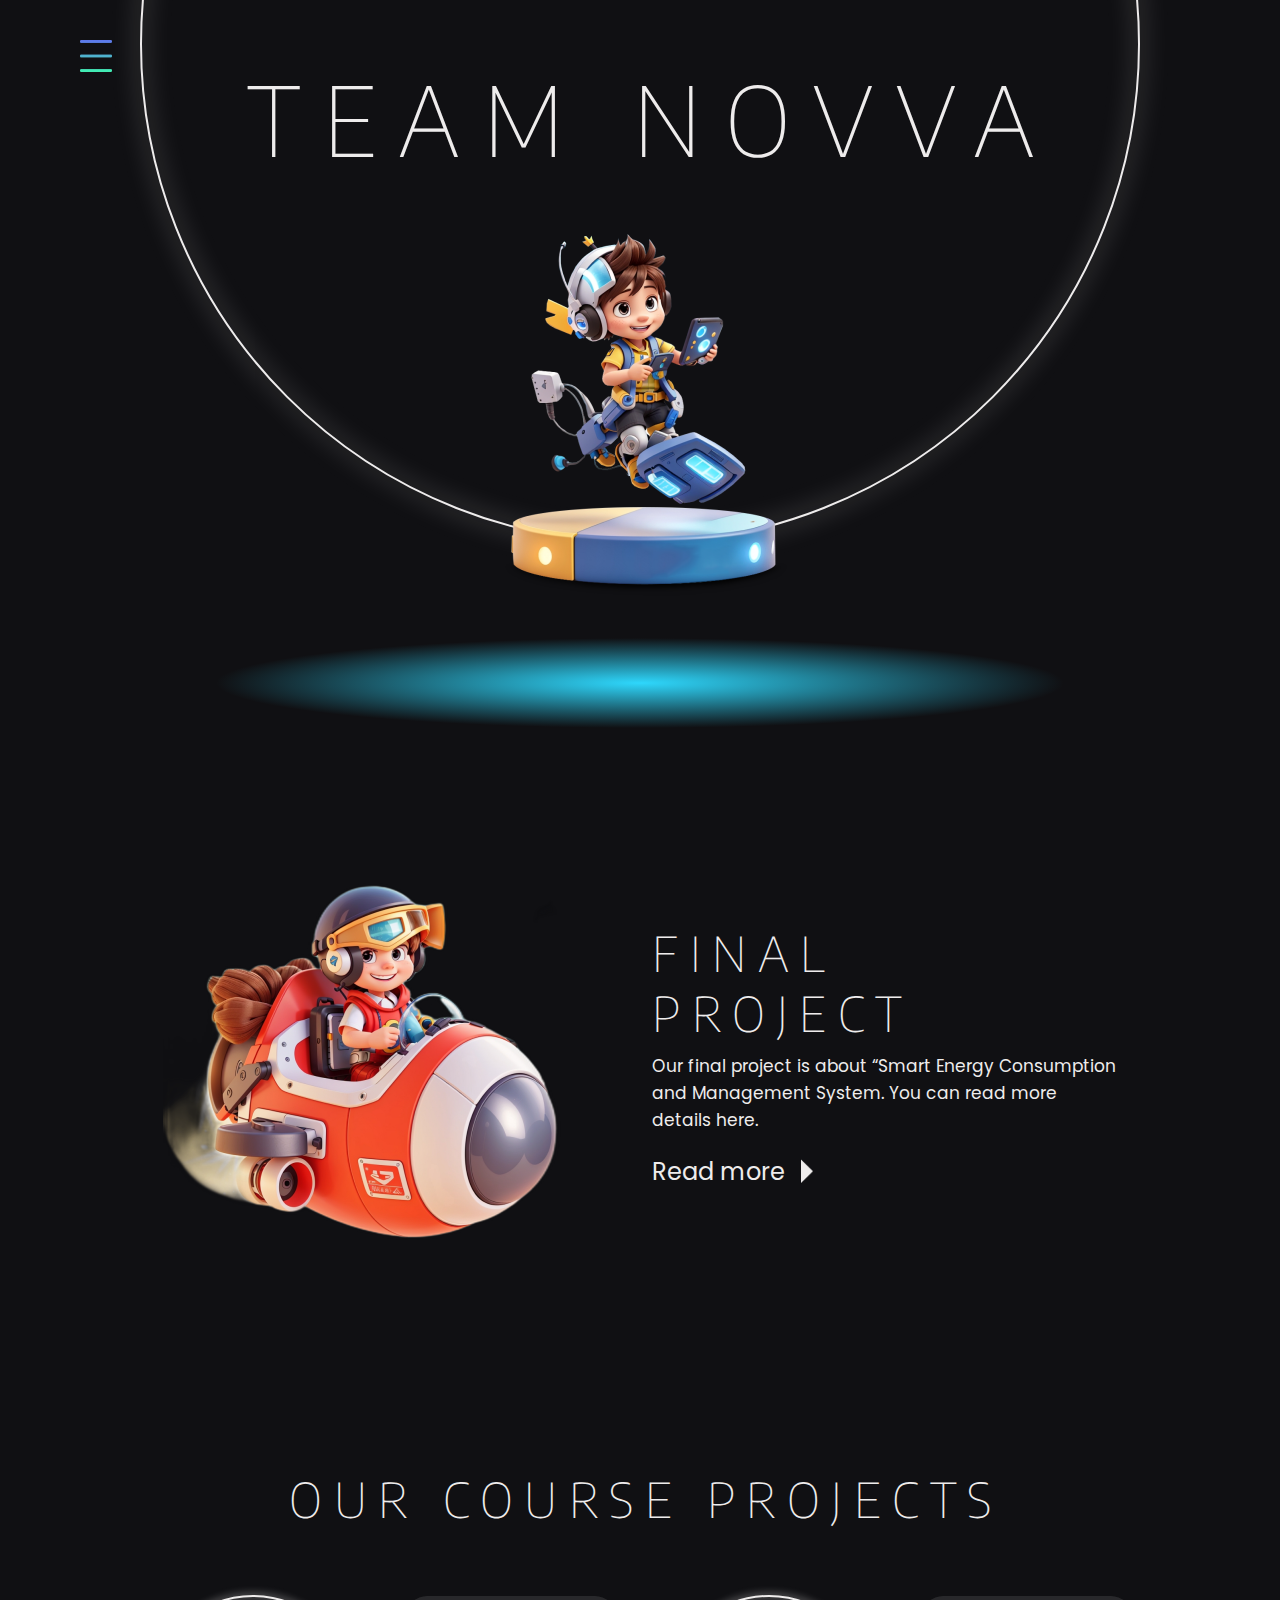
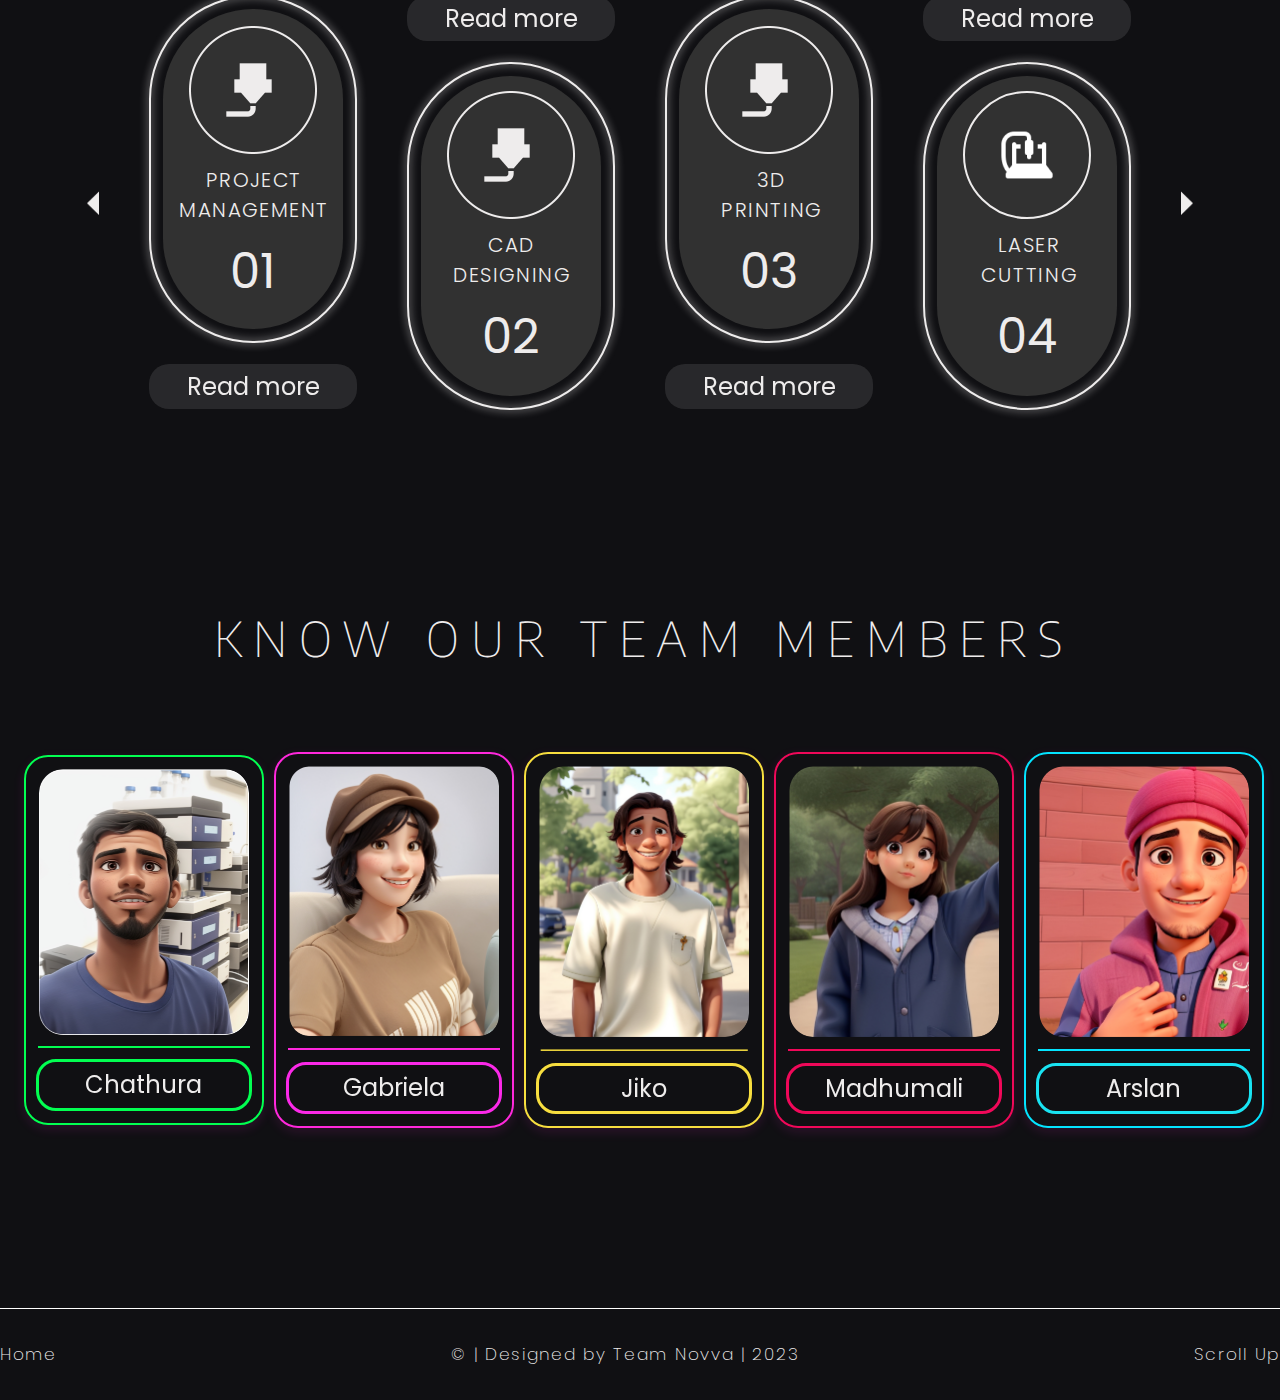
<file: index.html>
<!DOCTYPE html><html><head><meta charset="utf-8"><meta name="viewport" content="initial-scale=1, width=device-width"><link rel="stylesheet" href="ARSALAN.a49325b9.css"><link rel="stylesheet" href="index.aba9c52c.css"><link rel="stylesheet" href="https://fonts.googleapis.com/css2?family=Poppins:wght@200;300;400;600;800&display=swap"><link rel="stylesheet" href="https://fonts.googleapis.com/css2?family=Encode Sans:wght@100;300&display=swap"><link rel="stylesheet" href="https://fonts.googleapis.com/css2?family=Inter:wght@300;400;600&display=swap"></head><body> <div class="homepage"> <main class="header" data-scroll-to="header"> <div class="groupheader"> <div class="vector-3"></div> <div class="vector-2"></div> <div class="vector-1"></div> <img class="imgnovvaground-icon" alt src="imgnovvaground@2x.fec13ac0.png"> <img class="imgnovva1-icon" alt src="imgnovva1@2x.f8e78343.png" data-animate-on-scroll> </div> <div class="titleteamnovva"> <div class="team-novva">TEAM NOVvA</div> </div> </main> <section class="finalproject1"> <img class="imgnovva2-icon" alt src="imgnovva2@2x.d1e8a057.png" data-animate-on-scroll> <div class="titlefinalproject"> <div class="team-novva"> <p class="final">Final</p> <p class="final">project</p> </div> <div class="description"> Our final project is about “Smart Energy Consumption and Management System. You can read more details here. </div> <button class="readmorefinalproject" id="readMoreFinalProject"> </button><button class="readmorefinalproject1" id="readMoreFinalProject1"> <div class="read-more">Read more</div> <img class="arrowiconright" alt src="arrowiconright@2x.d64c9ba9.png"> </button> </div> </section> <div class="courseprojectssection"> <section class="courseprojects1"> <div class="title"> <div class="our-course-projects">our course projectS</div> </div> </section> <div class="contentcourseprojects"> <img class="arrowiconright" alt src="arrowiconleft@2x.973eac39.png"> <div class="sectionprojectmanagement"> <div class="projectmanagement"> <div class="group"> <div class="group-child"></div> <div class="group-item"></div> </div> <div class="projectmanagement-child"></div> <img class="symb-icon" alt src="symb@2x.aabcfb17.png"> <div class="topic"> <div class="project-management"> <p class="final">PROJECT</p> <p class="final">MANAGEMENT</p> </div> </div> <div class="num"> <div class="div">01</div> </div> <button class="readmore" id="readMore"> <div class="read-more">Read more</div> </button> </div> </div> <div class="sectioncaddesign"> <div class="projectmanagement"> <button class="readmore1" id="readMore1"> <div class="read-more">Read more</div> </button> <div class="group1"> <div class="group-inner"></div> <div class="group-child1"></div> </div> <div class="caddesign-child"></div> <img class="symb-icon1" alt src="symb@2x.aabcfb17.png"> <div class="topic1"> <div class="cad-designing"> <p class="final">CAD</p> <p class="final">DESIGNING</p> </div> </div> <div class="num1"> <div class="div1">02</div> </div> </div> </div> <div class="sectionprojectmanagement"> <div class="projectmanagement"> <div class="group"> <div class="group-child"></div> <div class="group-item"></div> </div> <div class="projectmanagement-child"></div> <img class="symb-icon" alt src="symb@2x.aabcfb17.png"> <div class="topic"> <div class="d-printing"> <p class="final">3D</p> <p class="final">PRINTING</p> </div> </div> <div class="num"> <div class="div1">03</div> </div> <button class="readmore" id="readMore2"> <div class="read-more">Read more</div> </button> </div> </div> <div class="sectioncaddesign"> <div class="projectmanagement"> <button class="readmore1" id="readMore3"> <div class="read-more">Read more</div> </button> <div class="group1"> <div class="group-inner"></div> <div class="group-child1"></div> </div> <div class="caddesign-child"></div> <div class="symb"> <div class="symb-child"></div> <img class="arduinoicon" alt src="arduinoicon@2x.5395a6f0.png"> </div> <div class="topic1"> <div class="laser-cutting"> <p class="final">LASER</p> <p class="final">CUTTING</p> </div> </div> <div class="num1"> <div class="div3">04</div> </div> </div> </div> <img class="arrowiconright" alt src="arrowiconright@2x.d64c9ba9.png"> </div> </div> <section class="teammembers"> <div class="team-novva">KNOW OUR TEAM members</div> <div class="teammembers1"> <div class="sectionchathura"> <img class="imgchathura-icon" alt src="imgchathura@2x.ae17a1ae.png"> <div class="linechathura"></div> <div class="buttonchathura" id="buttonChathuraContainer"> <div class="gabriela">Chathura</div> </div> </div> <div class="sectiongaby"> <img class="imggaby-icon" alt src="imggaby@2x.5587eeee.png"> <div class="linegaby"></div> <div class="buttongaby" id="buttonGabyContainer"> <div class="gabriela">Gabriela</div> </div> </div> <div class="sectionjiko"> <img class="imgjiko-icon" alt src="imgjiko@2x.9b0883ad.png"> <img class="linejiko-icon" alt src="linejiko@2x.e99632bc.png"> <div class="buttonjiko" id="buttonJikoContainer"> <div class="jiko">Jiko</div> </div> </div> <div class="sectionmali"> <img class="imgjiko-icon" alt src="imgmali@2x.e539b562.png"> <div class="linemali"></div> <div class="buttonmali" id="buttonMaliContainer"> <div class="jiko">Madhumali</div> </div> </div> <div class="sectionarsalan"> <img class="imgjiko-icon" alt src="imgarsalan@2x.87559261.png"> <div class="linearsalan"></div> <div class="buttonarsalan" id="buttonArsalanContainer"> <div class="jiko">Arslan</div> </div> </div> </div> </section> <footer class="footer5"> <footer class="footersection"> <div class="homebutton" id="homeButtonContainer"> <div class="scroll-up">Home</div> </div> <div class="copyright"> <div class="scroll-up">© | Designed by Team Novva | 2023</div> </div> <div class="scrollupbutton" id="scrollUpButtonContainer"> <div class="scroll-up">Scroll Up</div> </div> </footer> </footer> <button class="menuicon2" id="menuIcon"> <img class="menuicon3" alt src="menuicon@2x.25f76280.png" id="menuIcon1"> </button> </div> <div id="tableOfContentPopup" class="popup-overlay" style="display:none"> <div class="tableofcontent" data-animate-on-scroll> <div class="tableofcontents">Table of CONTENTs</div> <div class="home">Home</div> <div class="finalproject" id="popupfinalProjectText">Final Project</div> <div class="courseprojects">Course Projects</div> <div class="aboutus">About Us</div> <img class="line-icon1" alt src="line@2x.16c2cfa3.png"> <div class="subtopic1">Sub Topic 1</div> <div class="week1" id="popupweek1Text">Project Management</div> <div class="week5" id="popupweek5Text">Arduino Project</div> <div class="week6" id="popupweek6Text">Interface Programing</div> <div class="week7">Week 7</div> <div class="week8">Week 8</div> <div class="teammember1" id="popupteamMember1Text">Jiko</div> <div class="teammember2" id="popupteamMember2Text">Chathura</div> <div class="teammember3" id="popupteamMember3Text">Arsalan</div> <div class="teammember4" id="popupteamMember4Text">Mali</div> <div class="teammember5" id="popupteamMember5Text">Gaby</div> <div class="week2" id="popupweek2Text">CAD Design</div> <div class="week3" id="popupweek3Text">3D Printing</div> <div class="week4" id="popupweek4Text">Laser Cutting</div> <div class="subtopic2">Sub Topic 2</div> <div class="subtopic3">Sub Topic 3</div> <div class="subtopic4">Sub Topic 4</div> <button class="menuicon" id="popupmenuIcon"> <img class="menuicon1" alt src="menuicon@2x.25f76280.png"> </button> </div> </div> <script>var e=document.getElementById("popupfinalProjectText");e&&e.addEventListener("click",function(e){window.location.href="./ProjectManagementOne.html"});var t=document.getElementById("popupweek1Text");t&&t.addEventListener("click",function(e){window.location.href="./ProjectManagementOne.html"});var n=document.getElementById("popupweek5Text");n&&n.addEventListener("click",function(e){window.location.href="./ProjectManagementOne.html"});var o=document.getElementById("popupweek6Text");o&&o.addEventListener("click",function(e){window.location.href="./ProjectManagementOne.html"});var c=document.getElementById("popupteamMember1Text");c&&c.addEventListener("click",function(e){window.location.href="./JIKOSHARIFHOSSAIN.html"});var a=document.getElementById("popupteamMember2Text");a&&a.addEventListener("click",function(e){window.location.href="./CHATHURA.html"});var r=document.getElementById("popupteamMember3Text");r&&r.addEventListener("click",function(e){window.location.href="./ARSALAN.html"});var i=document.getElementById("popupteamMember4Text");i&&i.addEventListener("click",function(e){window.location.href="./MALI.html"});var d=document.getElementById("popupteamMember5Text");d&&d.addEventListener("click",function(e){window.location.href="./GABY.html"});var l=document.getElementById("popupweek2Text");l&&l.addEventListener("click",function(e){window.location.href="./ProjectManagementOne.html"});var m=document.getElementById("popupweek3Text");m&&m.addEventListener("click",function(e){window.location.href="./ProjectManagementOne.html"});var u=document.getElementById("popupweek4Text");u&&u.addEventListener("click",function(e){window.location.href="./ProjectManagementOne.html"});var s=document.getElementById("popupmenuIcon");s&&s.addEventListener("click",function(e){var t=e.currentTarget.parentNode;function n(e){return!!(e&&e.classList&&e.classList.contains("popup-overlay"))}for(;t&&!n(t);)t=t.parentNode;n(t)&&(t.style.display="none")});var v=document.getElementById("readMoreFinalProject1");v&&v.addEventListener("click",function(e){window.location.href="./ProjectManagementOne.html"});var f=document.getElementById("readMoreFinalProject");f&&f.addEventListener("click",function(e){window.location.href="./ProjectManagementOne.html"});var h=document.getElementById("readMore");h&&h.addEventListener("click",function(e){window.location.href="./ProjectManagementOne.html"});var E=document.getElementById("readMore1");E&&E.addEventListener("click",function(e){window.location.href="./ProjectManagementOne.html"});var g=document.getElementById("readMore2");g&&g.addEventListener("click",function(e){window.location.href="./ProjectManagementOne.html"});var w=document.getElementById("readMore3");w&&w.addEventListener("click",function(e){window.location.href="./ProjectManagementOne.html"});var p=document.getElementById("buttonChathuraContainer");p&&p.addEventListener("click",function(e){window.location.href="./CHATHURA.html"});var I=document.getElementById("buttonGabyContainer");I&&I.addEventListener("click",function(e){window.location.href="./GABY.html"});var y=document.getElementById("buttonJikoContainer");y&&y.addEventListener("click",function(e){window.location.href="./JIKOSHARIFHOSSAIN.html"});var k=document.getElementById("buttonMaliContainer");k&&k.addEventListener("click",function(e){window.location.href="./MALI.html"});var L=document.getElementById("buttonArsalanContainer");L&&L.addEventListener("click",function(e){window.location.href="./ARSALAN.html"});var B=document.getElementById("homeButtonContainer");B&&B.addEventListener("click",function(){var e=document.querySelector("[data-scroll-to='header']");e&&e.scrollIntoView({block:"start",behavior:"smooth"})});var b=document.getElementById("scrollUpButtonContainer");b&&b.addEventListener("click",function(){var e=document.querySelector("[data-scroll-to='header']");e&&e.scrollIntoView({block:"start",behavior:"smooth"})});var M=document.getElementById("menuIcon1");M&&M.addEventListener("click",function(){var e=document.getElementById("tableOfContentPopup");if(e){var t=e.style;t&&(t.display="flex",t.zIndex=100,t.backgroundColor="rgba(113, 113, 113, 0.3)",t.alignItems="center",t.justifyContent="center"),e.setAttribute("closable","");var n=e.onClick||function(n){n.target===e&&e.hasAttribute("closable")&&(t.display="none")};e.addEventListener("click",n)}});var A=document.getElementById("menuIcon");A&&A.addEventListener("click",function(){var e=document.getElementById("tableOfContentPopup");if(e){var t=e.style;t&&(t.display="flex",t.zIndex=100,t.backgroundColor="rgba(113, 113, 113, 0.3)",t.alignItems="flex-start",t.justifyContent=""),e.setAttribute("closable","");var n=e.onClick||function(n){n.target===e&&e.hasAttribute("closable")&&(t.display="none")};e.addEventListener("click",n)}});var O=document.querySelectorAll("[data-animate-on-scroll]"),j=new IntersectionObserver(e=>{for(let t of e)if(t.isIntersecting||t.intersectionRatio>0){let e=t.target;e.classList.add("animate"),j.unobserve(e)}},{threshold:.15});for(let e=0;e<O.length;e++)j.observe(O[e]);</script> </body></html>
</file>
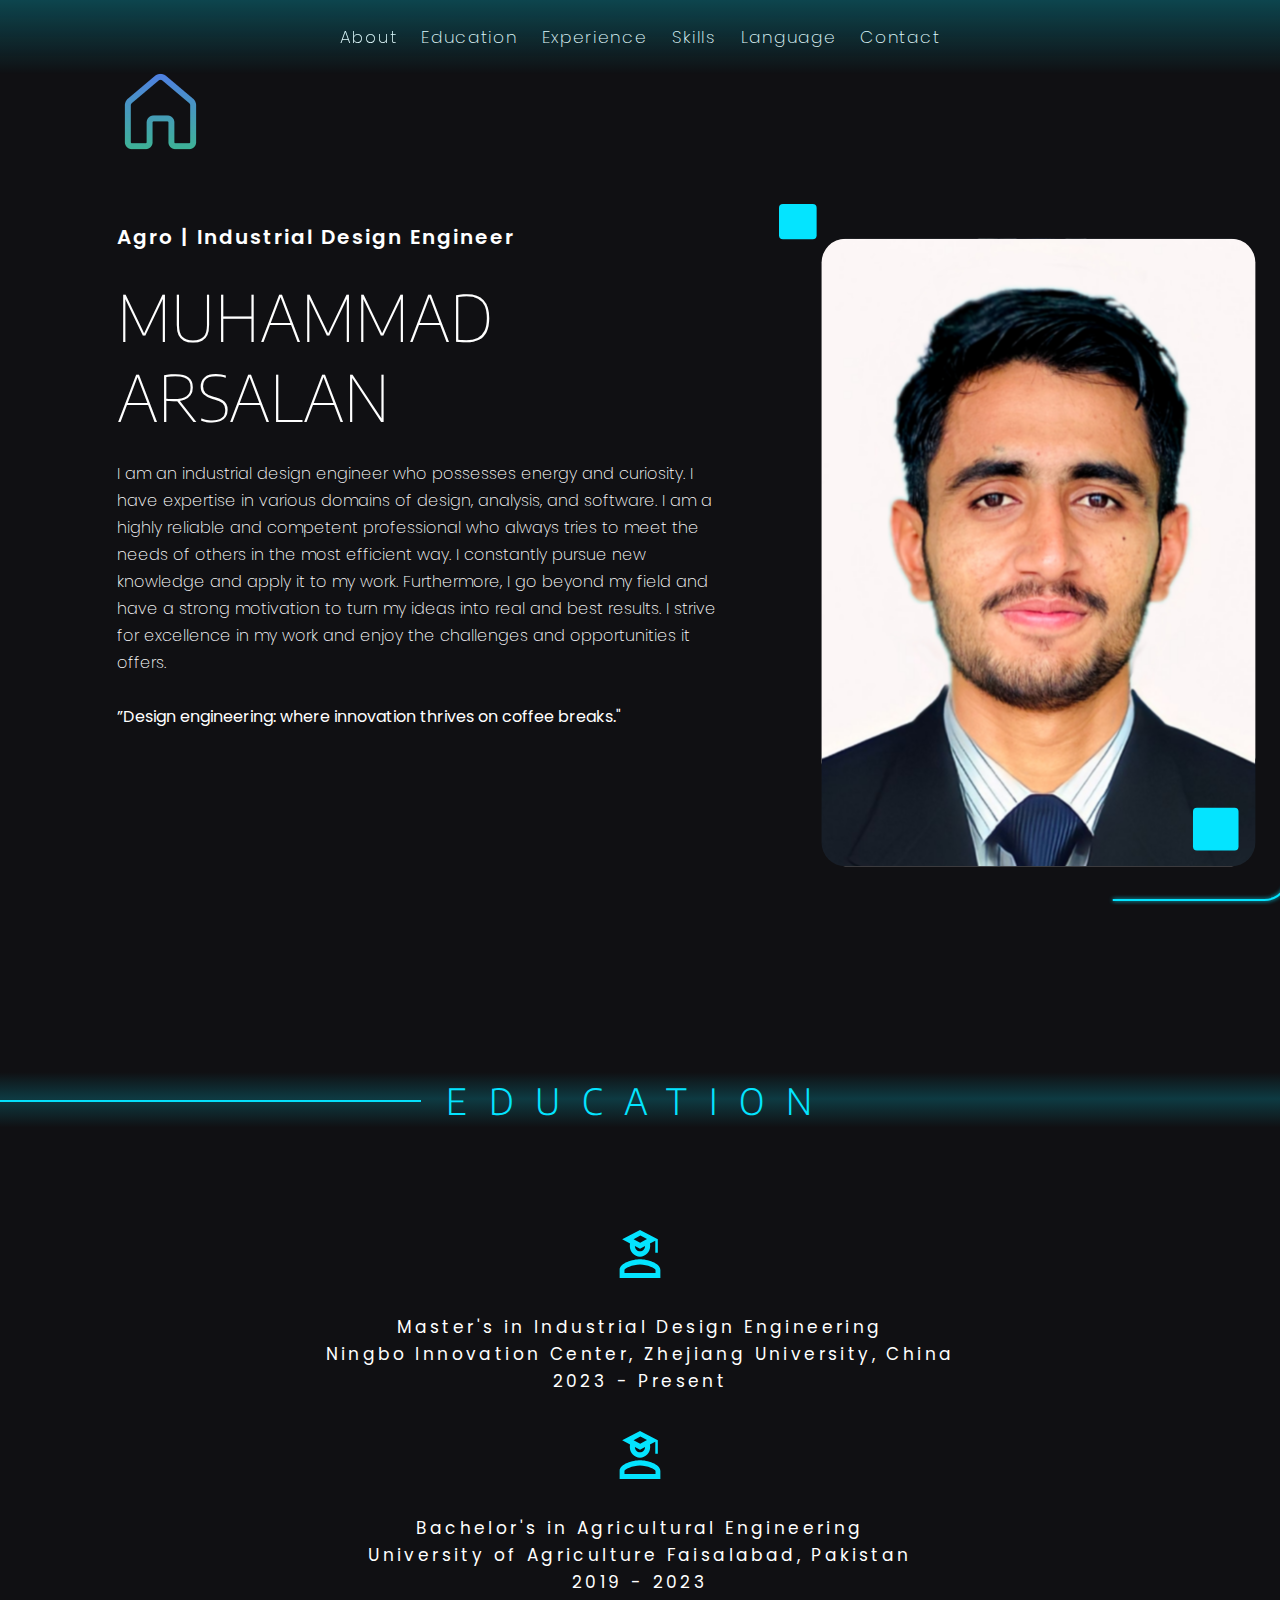
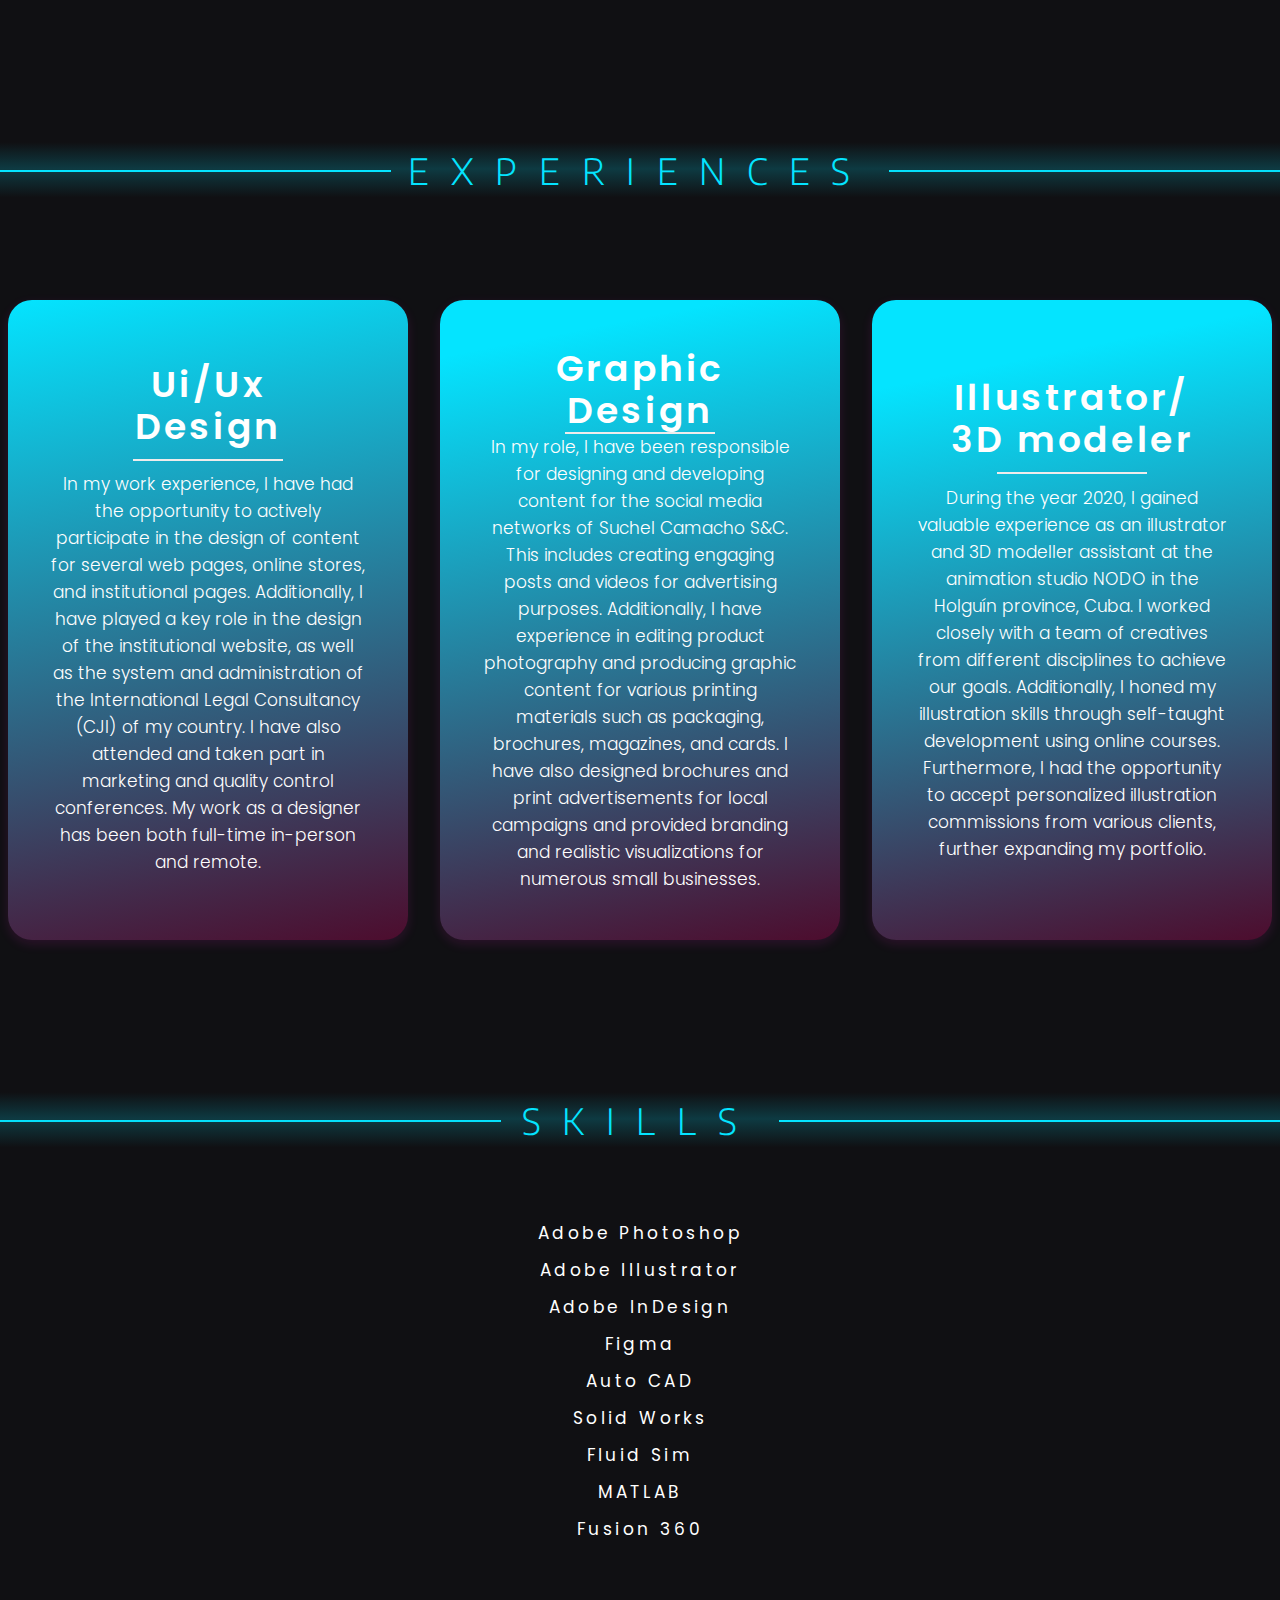
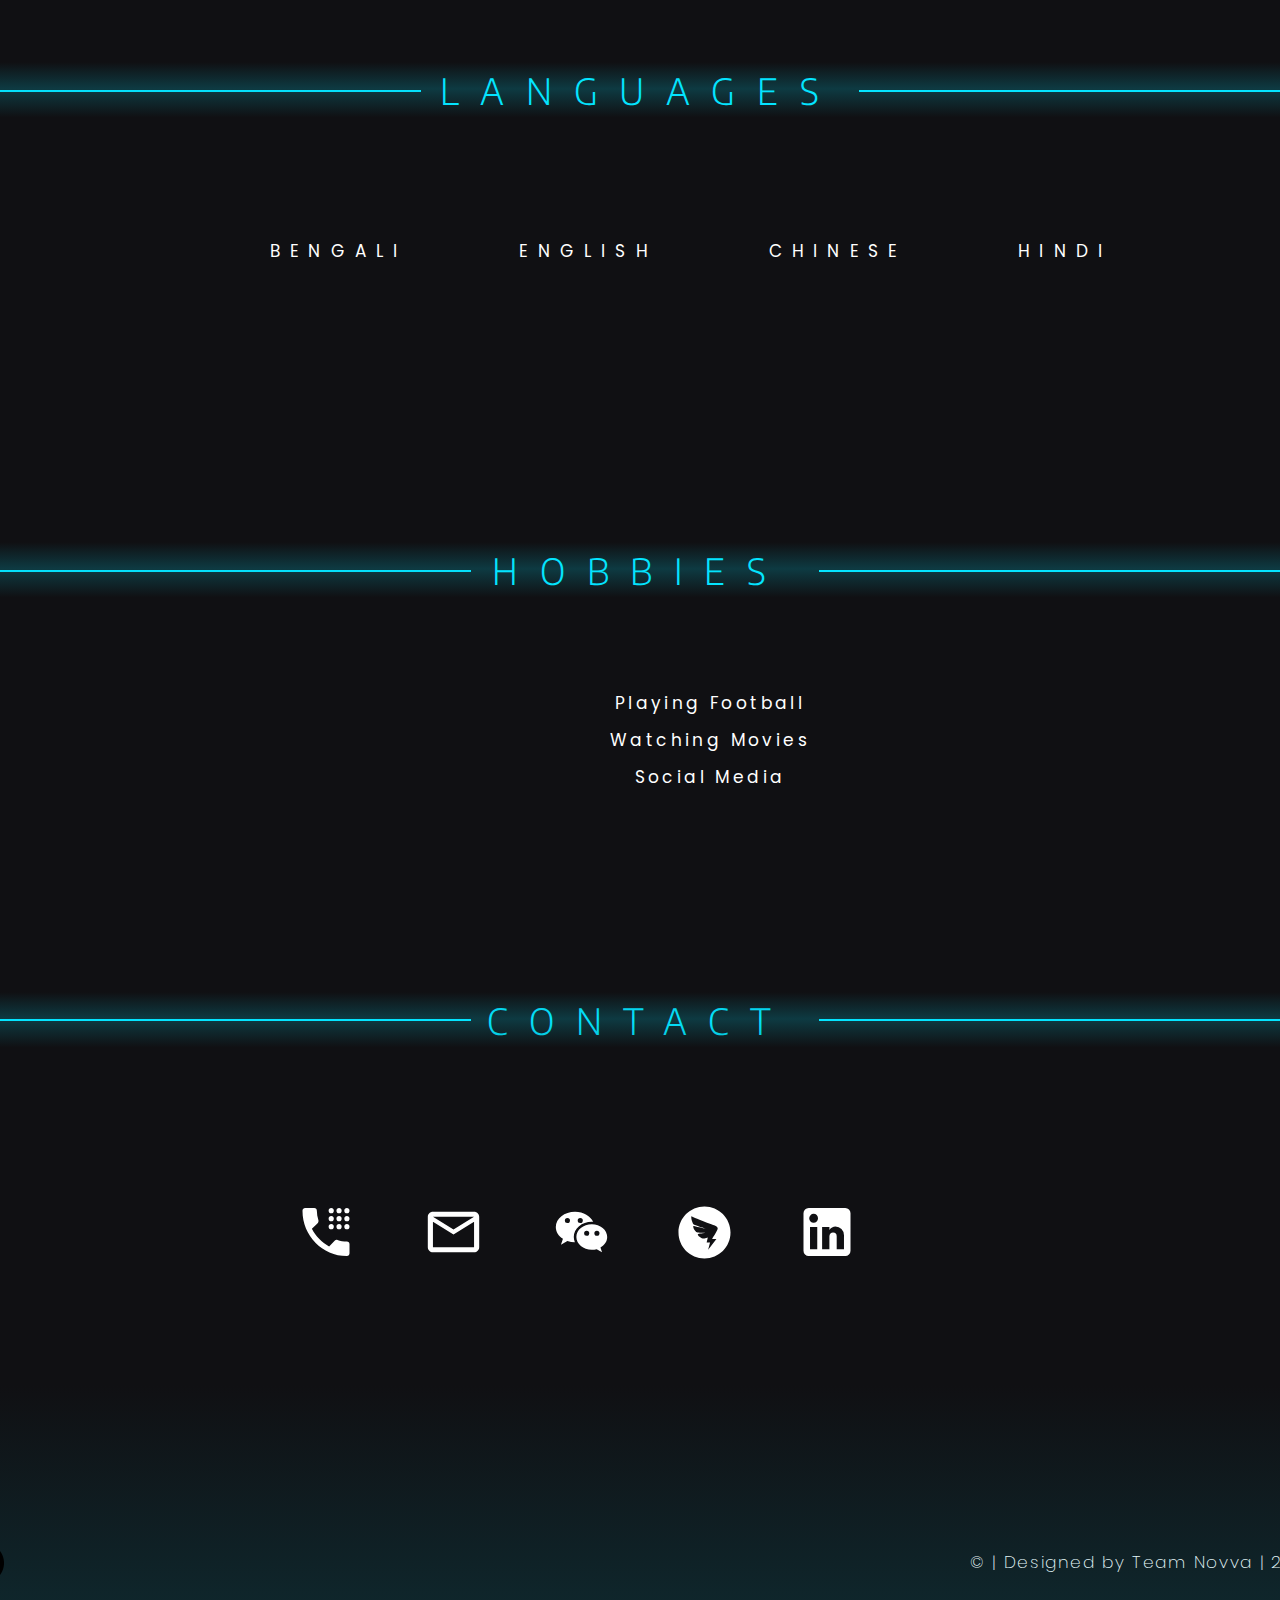
<file: ARSALAN.html>
<!DOCTYPE html><html><head><meta charset="utf-8"><meta name="viewport" content="initial-scale=1, width=device-width"><link rel="stylesheet" href="ARSALAN.a49325b9.css"><link rel="stylesheet" href="ARSALAN.e42c4e5a.css"><link rel="stylesheet" href="https://fonts.googleapis.com/css2?family=Poppins:wght@200;300;400;600;800&display=swap"><link rel="stylesheet" href="https://fonts.googleapis.com/css2?family=Encode Sans:wght@100;300&display=swap"><link rel="stylesheet" href="https://fonts.googleapis.com/css2?family=Inter:wght@300;400;600&display=swap"></head><body> <div class="arsalan"> <footer class="footer2"> <div class="menu-items4"> <div class="designed-by-team2">© | Designed by Team Novva | 2023</div> </div> <button class="image-22"></button> </footer> <div class="contact-section2"> <button class="phone-dial2" id="phoneDial"> <img class="vector-icon14" alt src="vector.4bd89371.svg"> </button> <button class="phone-dial2" id="emailOutline"> <img class="vector-icon15" alt src="vector1.1b9ac24c.svg"> </button> <button class="phone-dial2"> <img class="vector-icon15" alt src="vector2.81ddd2fe.svg"> </button> <button class="dingtalk-circle-01-12"> <img class="group-icon2" alt src="group.fba2ac34.svg"> </button> <button class="phone-dial2" id="linkedin"> <img class="vector-icon14" alt src="vector3.3efb8f4f.svg"> </button> <button class="github2" id="github" data-animate-on-scroll> <img class="vector-icon18" alt src="vector4.9b76fa5a.svg"> </button> </div> <div class="contact5" data-scroll-to="contactContainer"> <h1 class="contact6">CONTACT</h1> <div class="contact-inner"></div> <div class="contact-child1"></div> </div> <div class="hobbies-section3"> <div class="hobbies-section4"> <div class="playing-football-watching-container"> <p class="playing-football">Playing Football</p> <p class="playing-football">Watching Movies</p> <p class="social-media">Social Media</p> </div> </div> </div> <div class="hobbies3"> <div class="hobbies-inner"></div> <div class="hobbies-child1"></div> <h1 class="hobbies4">HOBBIES</h1> </div> <div class="languages-section2"> <div class="circle2"></div> <div class="text2"> <div class="bengali1">BENGALI</div> <div class="bengali1">English</div> <div class="bengali1">CHINESE</div> <div class="hindi1">HINDI</div> </div> </div> <div class="languages3" data-scroll-to="languagesContainer"> <div class="languages-inner"></div> <div class="languages-child1"></div> <h1 class="hobbies4">LanguageS</h1> </div> <div class="skills-section2"> <div class="adobe-photoshop-adobe-container2"> <p class="playing-football">Adobe Photoshop</p> <p class="playing-football">Adobe Illustrator</p> <p class="playing-football">Adobe InDesign</p> <p class="playing-football">Figma</p> <p class="playing-football">Auto CAD</p> <p class="playing-football">Solid Works</p> <p class="playing-football">Fluid Sim</p> <p class="playing-football">MATLAB</p> <p class="social-media">Fusion 360</p> </div> </div> <div class="skills5" data-scroll-to="skillsContainer"> <div class="skills-inner"></div> <h1 class="skills6">SkilLs</h1> <div class="skills-child1"></div> </div> <div class="experiences-section2"> <div class="card6"> <div class="title-description6"> <div class="uiux-design2"> <p class="social-media">Ui/Ux</p> <p class="social-media">Design</p> </div> <div class="title-description-child3"></div> <div class="in-my-work2"> In my work experience, I have had the opportunity to actively participate in the design of content for several web pages, online stores, and institutional pages. Additionally, I have played a key role in the design of the institutional website, as well as the system and administration of the International Legal Consultancy (CJI) of my country. I have also attended and taken part in marketing and quality control conferences. My work as a designer has been both full-time in-person and remote. </div> </div> </div> <div class="card7"> <div class="title-description7"> <div class="uiux-design2"> <p class="social-media">Graphic</p> <p class="social-media">Design</p> </div> <div class="title-description-child3"></div> <div class="in-my-work2"> In my role, I have been responsible for designing and developing content for the social media networks of Suchel Camacho S&C. This includes creating engaging posts and videos for advertising purposes. Additionally, I have experience in editing product photography and producing graphic content for various printing materials such as packaging, brochures, magazines, and cards. I have also designed brochures and print advertisements for local campaigns and provided branding and realistic visualizations for numerous small businesses. </div> </div> </div> <div class="card8"> <div class="title-description8"> <div class="uiux-design2"> <p class="social-media">Illustrator/</p> <p class="social-media">3D modeler</p> </div> <div class="title-description-child3"></div> <div class="during-the-year2"> During the year 2020, I gained valuable experience as an illustrator and 3D modeller assistant at the animation studio NODO in the Holguín province, Cuba. I worked closely with a team of creatives from different disciplines to achieve our goals. Additionally, I honed my illustration skills through self-taught development using online courses. Furthermore, I had the opportunity to accept personalized illustration commissions from various clients, further expanding my portfolio. </div> </div> </div> </div> <div class="experiences3" data-scroll-to="experiencesContainer"> <div class="experiences-inner"></div> <div class="experiences-child1"></div> <h1 class="hobbies4">EXPERIENCES</h1> </div> <div class="education-section2"> <div class="master4"> <div class="master5"> <img class="vector-icon19" alt src="vector7.03f52aaa.svg"> <div class="bachelors-in-agricultural-container"> <p class="social-media"> Master's in Industrial Design Engineering </p> <p class="social-media"> Ningbo Innovation Center, Zhejiang University, China </p> <p class="social-media">2023 - Present</p> </div> </div> </div> <div class="master4"> <div class="master5"> <img class="vector-icon19" alt src="vector7.03f52aaa.svg"> <div class="bachelors-in-agricultural-container"> <p class="social-media">Bachelor's in Agricultural Engineering</p> <p class="social-media"> University of Agriculture Faisalabad, Pakistan </p> <p class="social-media">2019 - 2023</p> </div> </div> </div> </div> <div class="education5" data-scroll-to="educationContainer"> <div class="education-inner"></div> <img class="line-icon" alt> <h1 class="hobbies4">Education</h1> </div> <div class="about3" data-scroll-to="aboutContainer"> <div class="header-section2"> <div class="main-content2"> <h1 class="agro-industrial">Agro | Industrial Design Engineer</h1> <div class="muhammad-arsalan">MUHammad arsalan</div> <div class="i-am-an-container1"> <p class="i-am-an1"> I am an industrial design engineer who possesses energy and curiosity. I have expertise in various domains of design, analysis, and software. I am a highly reliable and competent professional who always tries to meet the needs of others in the most efficient way. I constantly pursue new knowledge and apply it to my work. Furthermore, I go beyond my field and have a strong motivation to turn my ideas into real and best results. I strive for excellence in my work and enjoy the challenges and opportunities it offers. </p> <p class="i-am-an1">&nbsp;</p> <p class="social-media"> ”Design engineering: where innovation thrives on coffee breaks." </p> </div> </div> <img class="photo-icon2" alt src="photo2.19e604a0.svg"> </div> </div> <nav class="navigation2"> <nav class="menu-items5"> <div class="about4" id="aboutText">About</div> <div class="education7" id="educationText">Education</div> <div class="education7" id="experienceText">Experience</div> <div class="education7" id="skillsText">Skills</div> <div class="education7" id="languageText">Language</div> <div class="education7" id="contactText">Contact</div> </nav> </nav> <img class="rectangle-main-icon2" alt src="rectangle-main2.68ff32e1.svg"> <div class="rectangle-bottom2"></div> <div class="rectangle-top1"></div> <div class="arsalan-child"></div> <div class="arsalan-item"></div> <div class="arsalan-inner"></div> <div class="arsalan-child1"></div> <div class="arsalan-child2"></div> <div class="arsalan-child3"></div> <img class="frame-icon2" alt src="frame@2x.c9aa5615.png"> </div> <script>var e=document.getElementById("phoneDial");e&&e.addEventListener("click",function(){window.location.href="tel:+8617857298096"});const t=document.getElementById("emailOutline");t&&t.addEventListener("click",function(){window.location.href="mailto:m.arsalan@zju.edu.cn"});var n=document.getElementById("linkedin");n&&n.addEventListener("click",function(){window.open("https://www.linkedin.com/in/jiko-sharif-hossain-6a0349267/")});var o=document.getElementById("github");o&&o.addEventListener("click",function(){window.open("https://github.com/JIKO-SHARIF-HOSSAIN")});var c=document.getElementById("aboutText");c&&c.addEventListener("click",function(){var e=document.querySelector("[data-scroll-to='aboutContainer']");e&&e.scrollIntoView({block:"start",behavior:"smooth"})});var r=document.getElementById("educationText");r&&r.addEventListener("click",function(){var e=document.querySelector("[data-scroll-to='educationContainer']");e&&e.scrollIntoView({block:"start",behavior:"smooth"})});var a=document.getElementById("experienceText");a&&a.addEventListener("click",function(){var e=document.querySelector("[data-scroll-to='experiencesContainer']");e&&e.scrollIntoView({block:"start",behavior:"smooth"})});var i=document.getElementById("skillsText");i&&i.addEventListener("click",function(){var e=document.querySelector("[data-scroll-to='skillsContainer']");e&&e.scrollIntoView({block:"start",behavior:"smooth"})});var l=document.getElementById("languageText");l&&l.addEventListener("click",function(){var e=document.querySelector("[data-scroll-to='languagesContainer']");e&&e.scrollIntoView({block:"start",behavior:"smooth"})});var d=document.getElementById("contactText");d&&d.addEventListener("click",function(){var e=document.querySelector("[data-scroll-to='contactContainer']");e&&e.scrollIntoView({block:"start",behavior:"smooth"})});var s=document.querySelectorAll("[data-animate-on-scroll]"),u=new IntersectionObserver(e=>{for(let t of e)if(t.isIntersecting||t.intersectionRatio>0){let e=t.target;e.classList.add("animate"),u.unobserve(e)}},{threshold:.15});for(let e=0;e<s.length;e++)u.observe(s[e]);</script> </body></html>
</file>
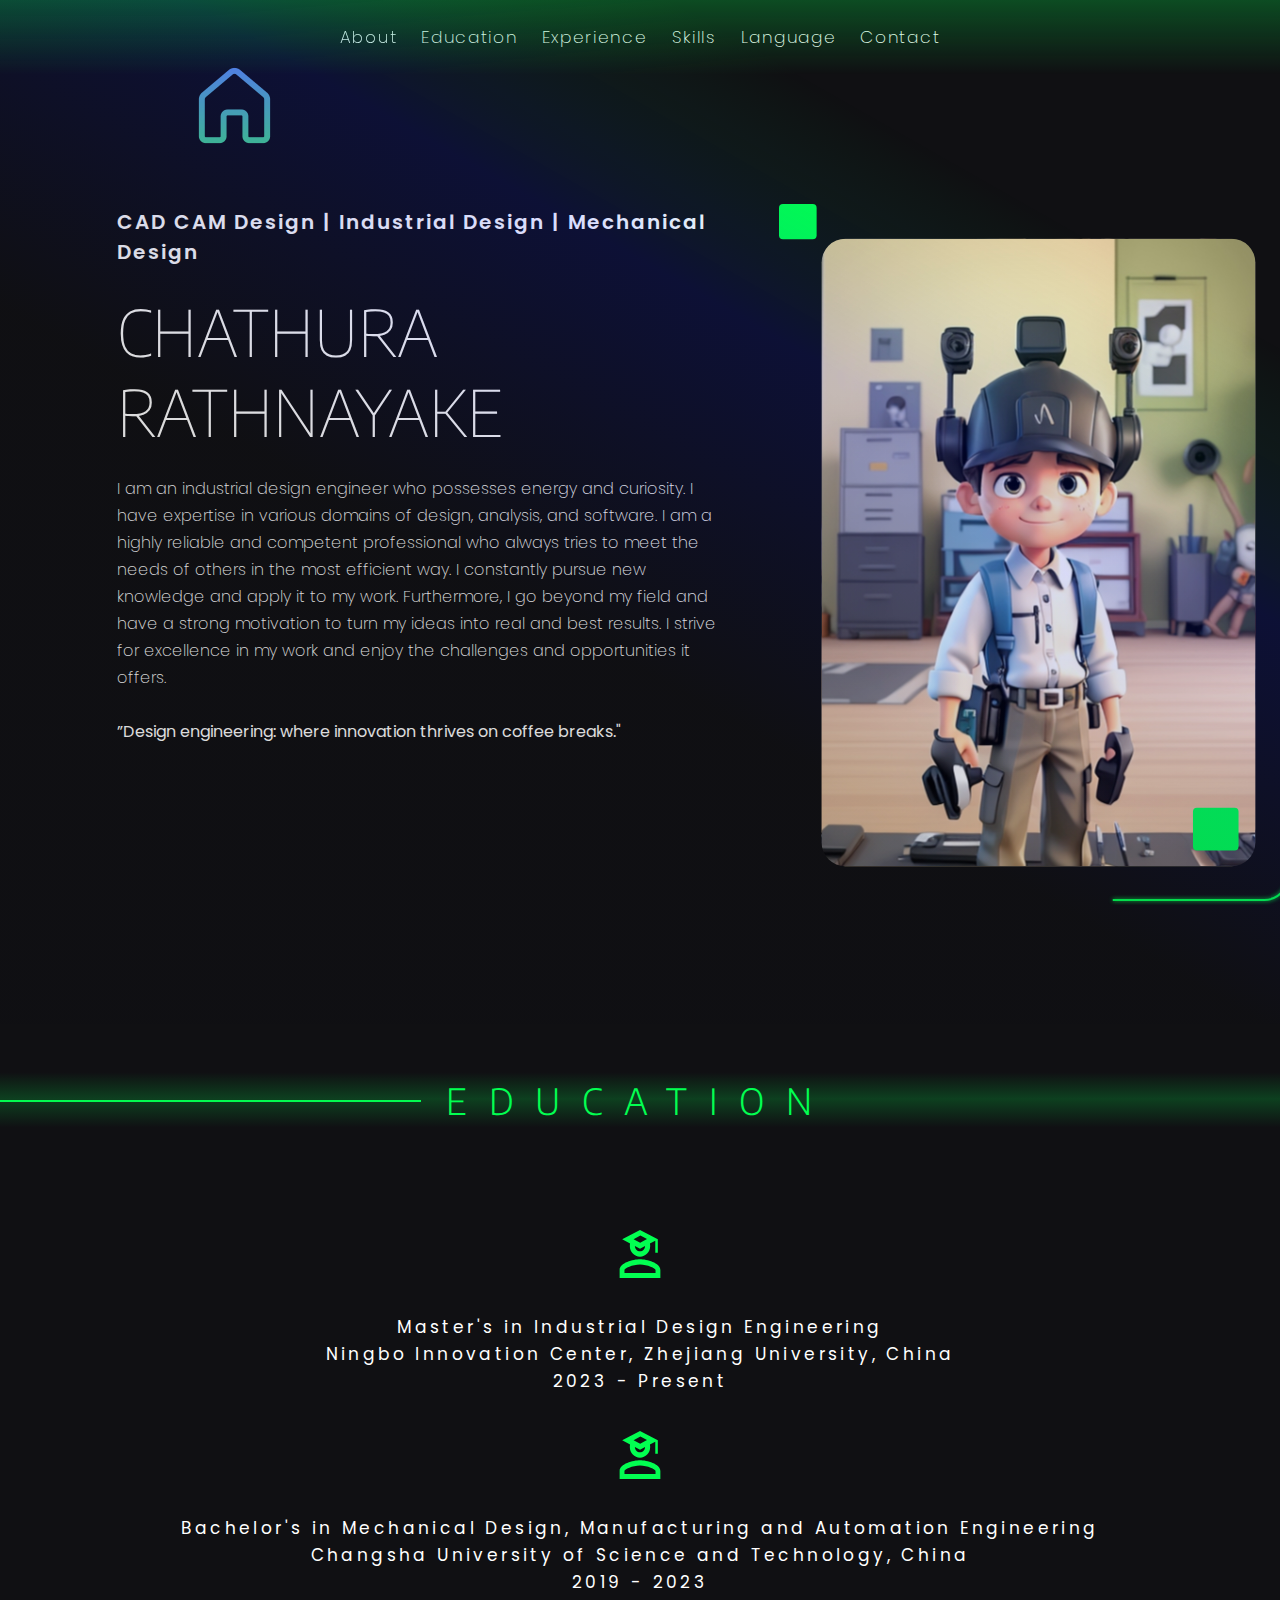
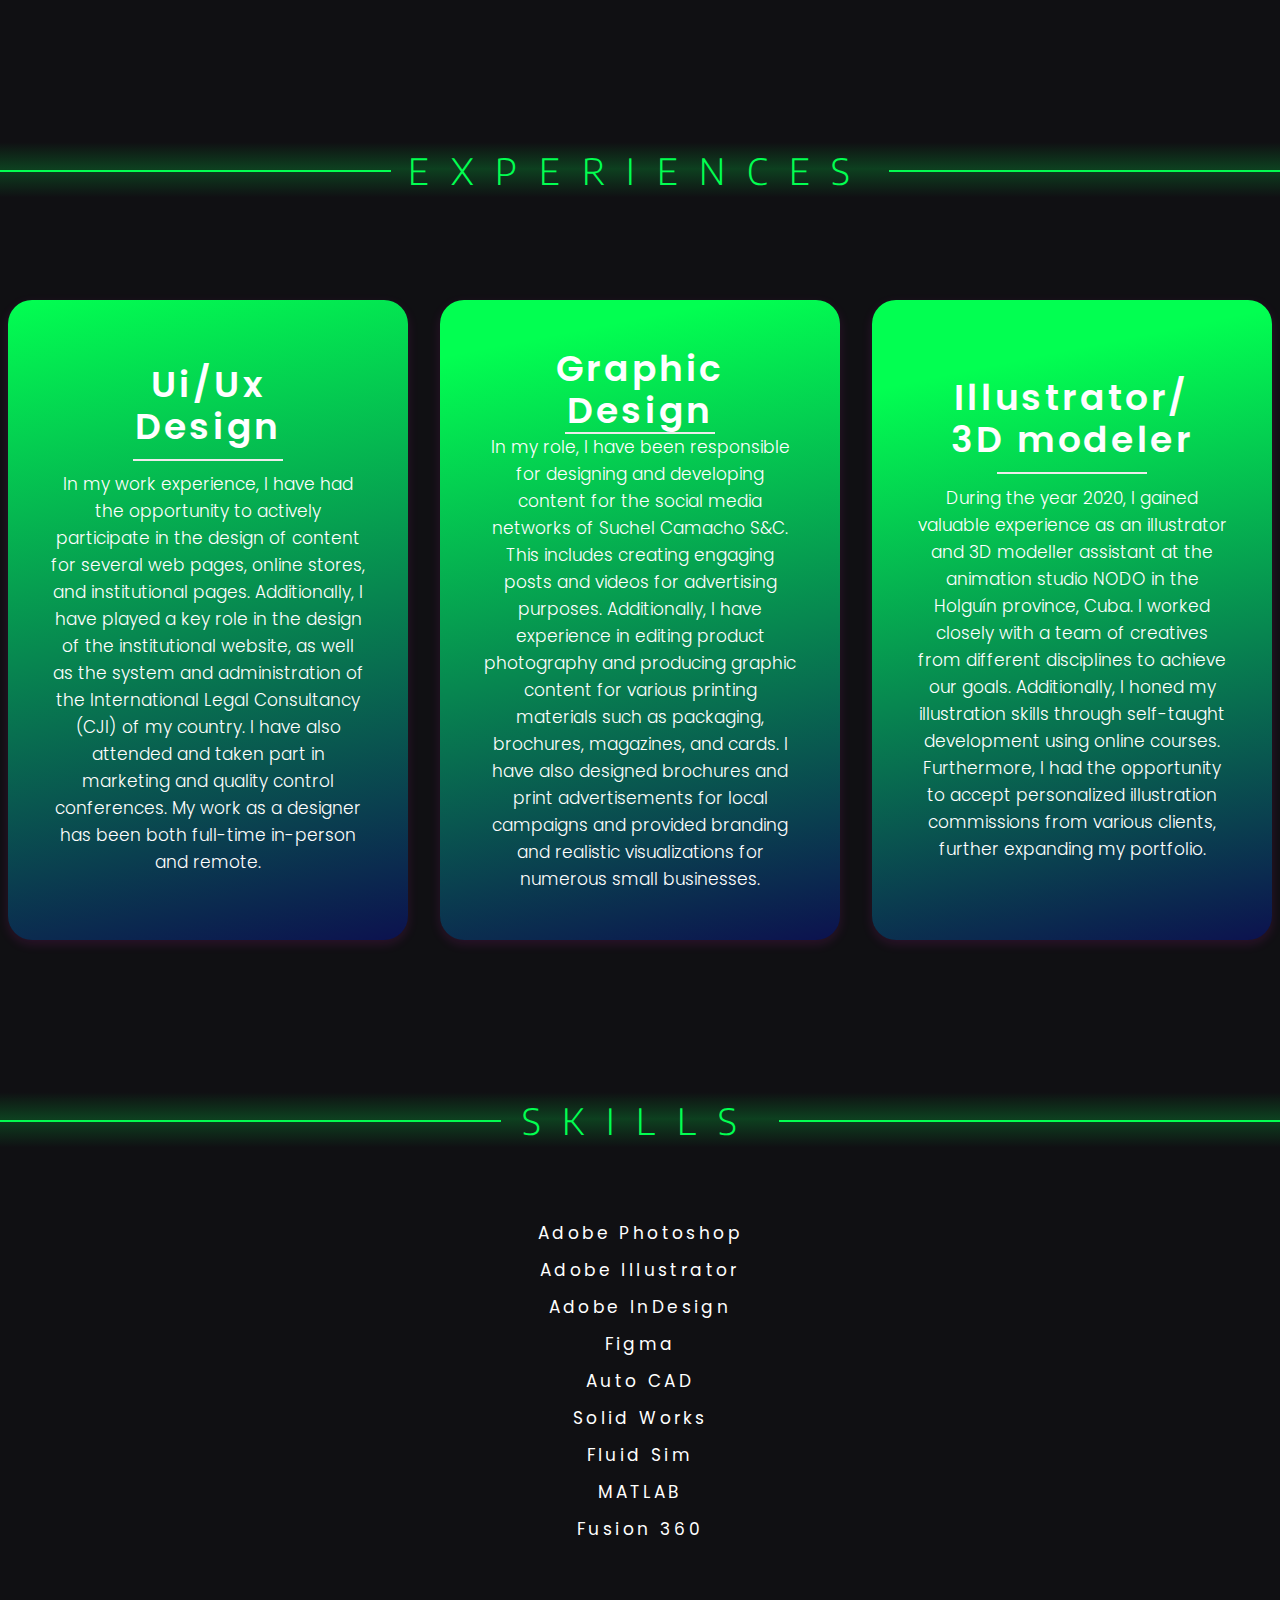
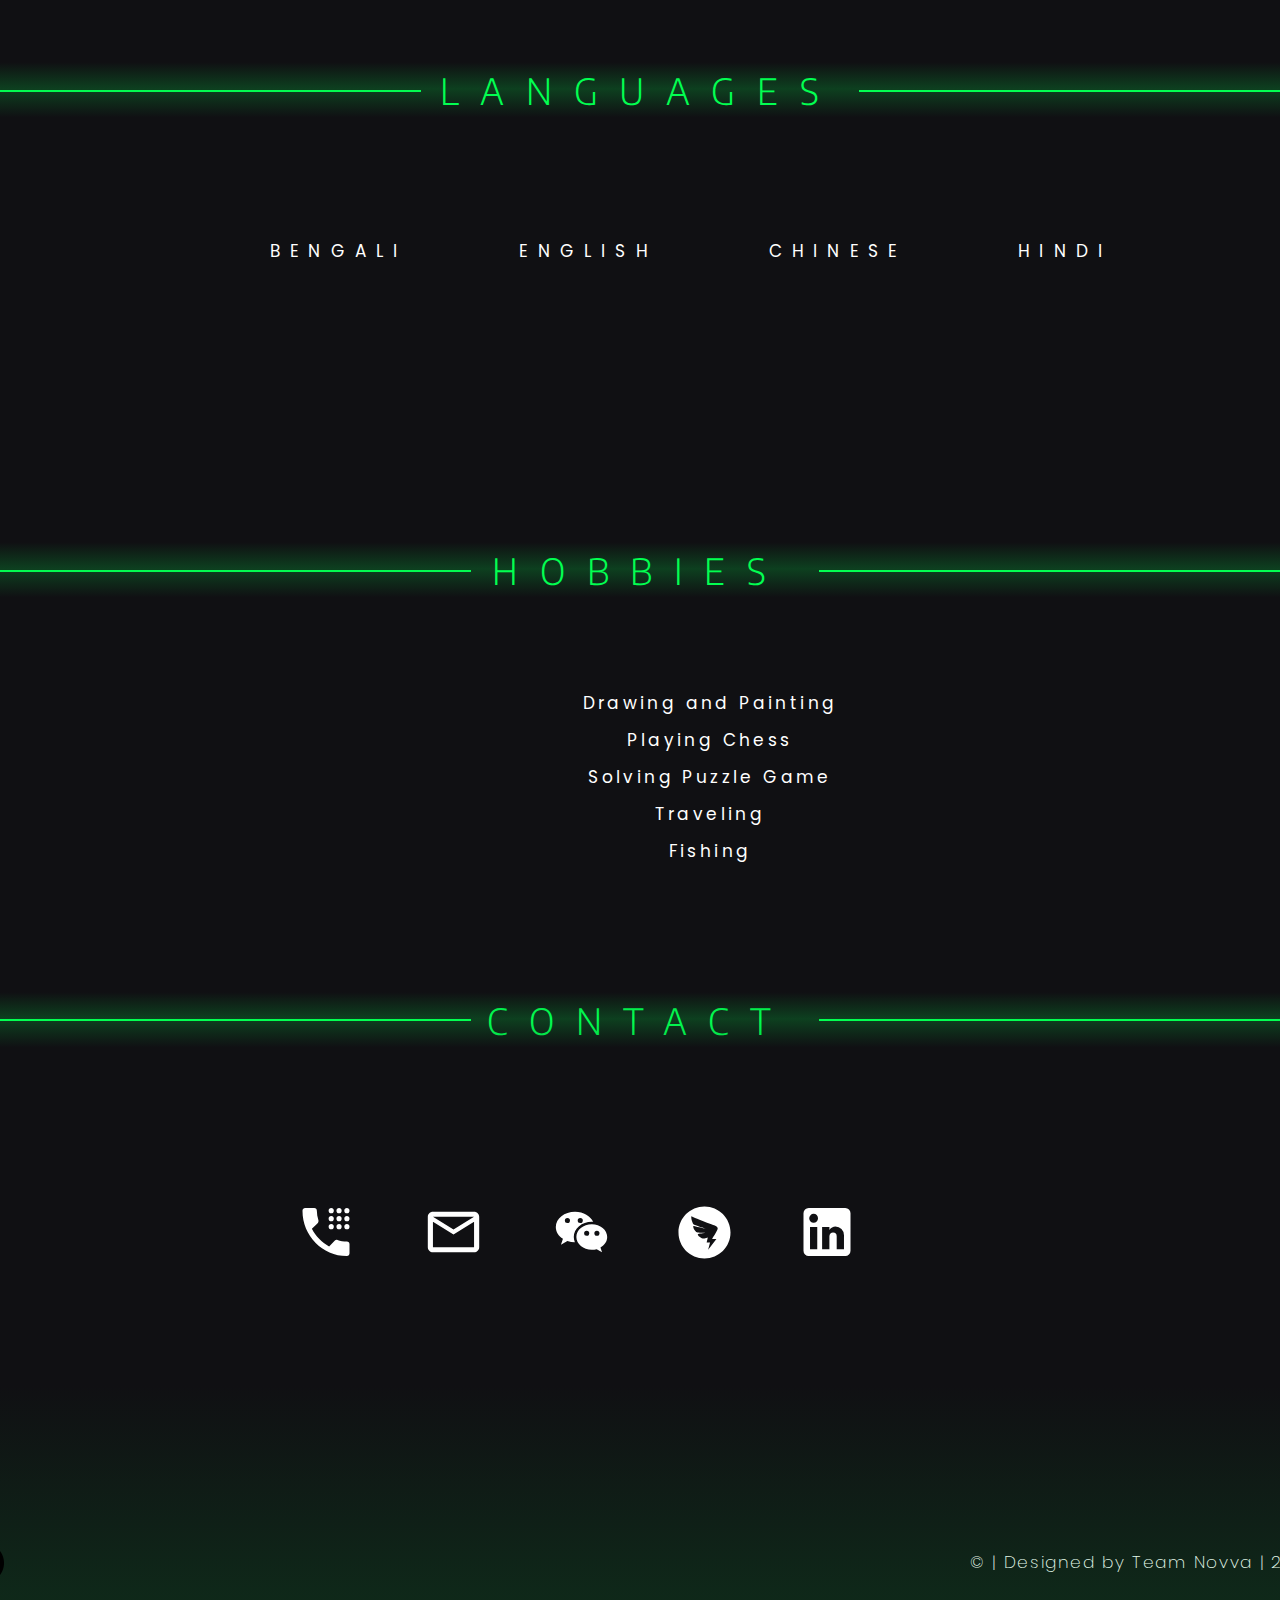
<file: CHATHURA.html>
<!DOCTYPE html><html><head><meta charset="utf-8"><meta name="viewport" content="initial-scale=1, width=device-width"><link rel="stylesheet" href="ARSALAN.a49325b9.css"><link rel="stylesheet" href="CHATHURA.ab057d95.css"><link rel="stylesheet" href="https://fonts.googleapis.com/css2?family=Poppins:wght@200;300;400;600;800&display=swap"><link rel="stylesheet" href="https://fonts.googleapis.com/css2?family=Encode Sans:wght@100;300&display=swap"><link rel="stylesheet" href="https://fonts.googleapis.com/css2?family=Inter:wght@300;400;600&display=swap"></head><body> <div class="chathura"> <footer class="footer3"> <div class="menu-items6"> <div class="designed-by-team3">© | Designed by Team Novva | 2023</div> </div> <button class="image-23"></button> </footer> <div class="contact-section3"> <button class="phone-dial3" id="phoneDial"> <img class="vector-icon21" alt src="vector.4bd89371.svg"> </button> <button class="phone-dial3" id="emailOutline"> <img class="vector-icon22" alt src="vector1.1b9ac24c.svg"> </button> <button class="phone-dial3"> <img class="vector-icon22" alt src="vector2.81ddd2fe.svg"> </button> <button class="dingtalk-circle-01-13"> <img class="group-icon3" alt src="group.fba2ac34.svg"> </button> <button class="phone-dial3" id="linkedin"> <img class="vector-icon21" alt src="vector3.3efb8f4f.svg"> </button> <button class="github3" id="github" data-animate-on-scroll> <img class="vector-icon25" alt src="vector4.9b76fa5a.svg"> </button> </div> <div class="contact8" data-scroll-to="contactContainer"> <h1 class="contact9">CONTACT</h1> <div class="contact-child2"></div> <div class="contact-child3"></div> </div> <div class="hobbies-section5"> <div class="hobbies-section6"> <div class="drawing-and-painting-container1"> <p class="drawing-and-painting1">Drawing and Painting</p> <p class="drawing-and-painting1">Playing Chess</p> <p class="drawing-and-painting1">Solving Puzzle Game</p> <p class="drawing-and-painting1">Traveling</p> <p class="fishing1">Fishing</p> </div> </div> </div> <div class="hobbies5"> <div class="hobbies-child2"></div> <div class="hobbies-child3"></div> <h1 class="hobbies6">HOBBIES</h1> </div> <div class="languages-section3"> <div class="circle3"></div> <div class="text3"> <div class="bengali2">BENGALI</div> <div class="bengali2">English</div> <div class="bengali2">CHINESE</div> <div class="hindi2">HINDI</div> </div> </div> <div class="languages5" data-scroll-to="languagesContainer"> <div class="languages-child2"></div> <div class="languages-child3"></div> <h1 class="hobbies6">LanguageS</h1> </div> <div class="skills-section3"> <div class="adobe-photoshop-adobe-container3"> <p class="drawing-and-painting1">Adobe Photoshop</p> <p class="drawing-and-painting1">Adobe Illustrator</p> <p class="drawing-and-painting1">Adobe InDesign</p> <p class="drawing-and-painting1">Figma</p> <p class="drawing-and-painting1">Auto CAD</p> <p class="drawing-and-painting1">Solid Works</p> <p class="drawing-and-painting1">Fluid Sim</p> <p class="drawing-and-painting1">MATLAB</p> <p class="fishing1">Fusion 360</p> </div> </div> <div class="skills8" data-scroll-to="skillsContainer"> <div class="skills-child2"></div> <h1 class="skills9">SkilLs</h1> <div class="skills-child3"></div> </div> <div class="experiences-section3"> <div class="card9"> <div class="title-description9"> <div class="uiux-design3"> <p class="fishing1">Ui/Ux</p> <p class="fishing1">Design</p> </div> <div class="title-description-child6"></div> <div class="in-my-work3"> In my work experience, I have had the opportunity to actively participate in the design of content for several web pages, online stores, and institutional pages. Additionally, I have played a key role in the design of the institutional website, as well as the system and administration of the International Legal Consultancy (CJI) of my country. I have also attended and taken part in marketing and quality control conferences. My work as a designer has been both full-time in-person and remote. </div> </div> </div> <div class="card10"> <div class="title-description10"> <div class="uiux-design3"> <p class="fishing1">Graphic</p> <p class="fishing1">Design</p> </div> <div class="title-description-child6"></div> <div class="in-my-work3"> In my role, I have been responsible for designing and developing content for the social media networks of Suchel Camacho S&C. This includes creating engaging posts and videos for advertising purposes. Additionally, I have experience in editing product photography and producing graphic content for various printing materials such as packaging, brochures, magazines, and cards. I have also designed brochures and print advertisements for local campaigns and provided branding and realistic visualizations for numerous small businesses. </div> </div> </div> <div class="card11"> <div class="title-description11"> <div class="uiux-design3"> <p class="fishing1">Illustrator/</p> <p class="fishing1">3D modeler</p> </div> <div class="title-description-child6"></div> <div class="during-the-year3"> During the year 2020, I gained valuable experience as an illustrator and 3D modeller assistant at the animation studio NODO in the Holguín province, Cuba. I worked closely with a team of creatives from different disciplines to achieve our goals. Additionally, I honed my illustration skills through self-taught development using online courses. Furthermore, I had the opportunity to accept personalized illustration commissions from various clients, further expanding my portfolio. </div> </div> </div> </div> <div class="experiences5" data-scroll-to="experiencesContainer"> <div class="experiences-child2"></div> <div class="experiences-child3"></div> <h1 class="hobbies6">EXPERIENCES</h1> </div> <div class="education-section3"> <div class="master6"> <div class="master7"> <img class="vector-icon26" alt src="vector8.8dedc20d.svg"> <div class="masters-in-industrial-container3"> <p class="fishing1">Master's in Industrial Design Engineering</p> <p class="fishing1"> Ningbo Innovation Center, Zhejiang University, China </p> <p class="fishing1">2023 - Present</p> </div> </div> </div> <div class="master6"> <div class="master7"> <img class="vector-icon26" alt src="vector8.8dedc20d.svg"> <div class="masters-in-industrial-container3"> <p class="fishing1"> Bachelor's in Mechanical Design, Manufacturing and Automation Engineering </p> <p class="fishing1"> Changsha University of Science and Technology, China </p> <p class="fishing1">2019 - 2023</p> </div> </div> </div> </div> <div class="education8" data-scroll-to="educationContainer"> <div class="education-child1"></div> <img class="education-child2" alt> <h1 class="hobbies6">Education</h1> </div> <div class="about5" data-scroll-to="aboutContainer"> <div class="header-section3"> <div class="main-content3"> <h1 class="cad-cam-design1"> CAD CAM Design | Industrial Design | Mechanical Design </h1> <div class="chathura-rathnayake">CHATHURA RATHNAYAKE</div> <div class="i-am-an-container2"> <p class="i-am-an2"> I am an industrial design engineer who possesses energy and curiosity. I have expertise in various domains of design, analysis, and software. I am a highly reliable and competent professional who always tries to meet the needs of others in the most efficient way. I constantly pursue new knowledge and apply it to my work. Furthermore, I go beyond my field and have a strong motivation to turn my ideas into real and best results. I strive for excellence in my work and enjoy the challenges and opportunities it offers. </p> <p class="i-am-an2">&nbsp;</p> <p class="fishing1"> ”Design engineering: where innovation thrives on coffee breaks." </p> </div> </div> <img class="photo-icon3" alt src="photo3.0e75fe6a.svg"> </div> </div> <nav class="navigation3"> <nav class="menu-items7"> <div class="about6" id="aboutText">About</div> <div class="education10" id="educationText">Education</div> <div class="education10" id="experienceText">Experience</div> <div class="education10" id="skillsText">Skills</div> <div class="education10" id="languageText">Language</div> <div class="education10" id="contactText">Contact</div> </nav> </nav> <img class="rectangle-main-icon3" alt src="rectangle-main3.7e299f6f.svg"> <div class="rectangle-bottom3"></div> <div class="rectangle-top2"></div> <div class="chathura-child"></div> <div class="chathura-item"></div> <div class="chathura-inner"></div> <div class="chathura-child1"></div> <div class="chathura-child2"></div> <div class="chathura-child3"></div> <img class="frame-icon3" alt src="frame@2x.c9aa5615.png"> </div> <script>var e=document.getElementById("phoneDial");e&&e.addEventListener("click",function(){window.location.href="tel:+8615084957805"});const t=document.getElementById("emailOutline");t&&t.addEventListener("click",function(){window.location.href="mailto:jikosharifhossain@zju.edu.cn"});var n=document.getElementById("linkedin");n&&n.addEventListener("click",function(){window.open("https://www.linkedin.com/in/jiko-sharif-hossain-6a0349267/")});var o=document.getElementById("github");o&&o.addEventListener("click",function(){window.open("https://github.com/JIKO-SHARIF-HOSSAIN")});var c=document.getElementById("aboutText");c&&c.addEventListener("click",function(){var e=document.querySelector("[data-scroll-to='aboutContainer']");e&&e.scrollIntoView({block:"start",behavior:"smooth"})});var r=document.getElementById("educationText");r&&r.addEventListener("click",function(){var e=document.querySelector("[data-scroll-to='educationContainer']");e&&e.scrollIntoView({block:"start",behavior:"smooth"})});var i=document.getElementById("experienceText");i&&i.addEventListener("click",function(){var e=document.querySelector("[data-scroll-to='experiencesContainer']");e&&e.scrollIntoView({block:"start",behavior:"smooth"})});var a=document.getElementById("skillsText");a&&a.addEventListener("click",function(){var e=document.querySelector("[data-scroll-to='skillsContainer']");e&&e.scrollIntoView({block:"start",behavior:"smooth"})});var l=document.getElementById("languageText");l&&l.addEventListener("click",function(){var e=document.querySelector("[data-scroll-to='languagesContainer']");e&&e.scrollIntoView({block:"start",behavior:"smooth"})});var d=document.getElementById("contactText");d&&d.addEventListener("click",function(){var e=document.querySelector("[data-scroll-to='contactContainer']");e&&e.scrollIntoView({block:"start",behavior:"smooth"})});var s=document.querySelectorAll("[data-animate-on-scroll]"),u=new IntersectionObserver(e=>{for(let t of e)if(t.isIntersecting||t.intersectionRatio>0){let e=t.target;e.classList.add("animate"),u.unobserve(e)}},{threshold:.15});for(let e=0;e<s.length;e++)u.observe(s[e]);</script> </body></html>
</file>
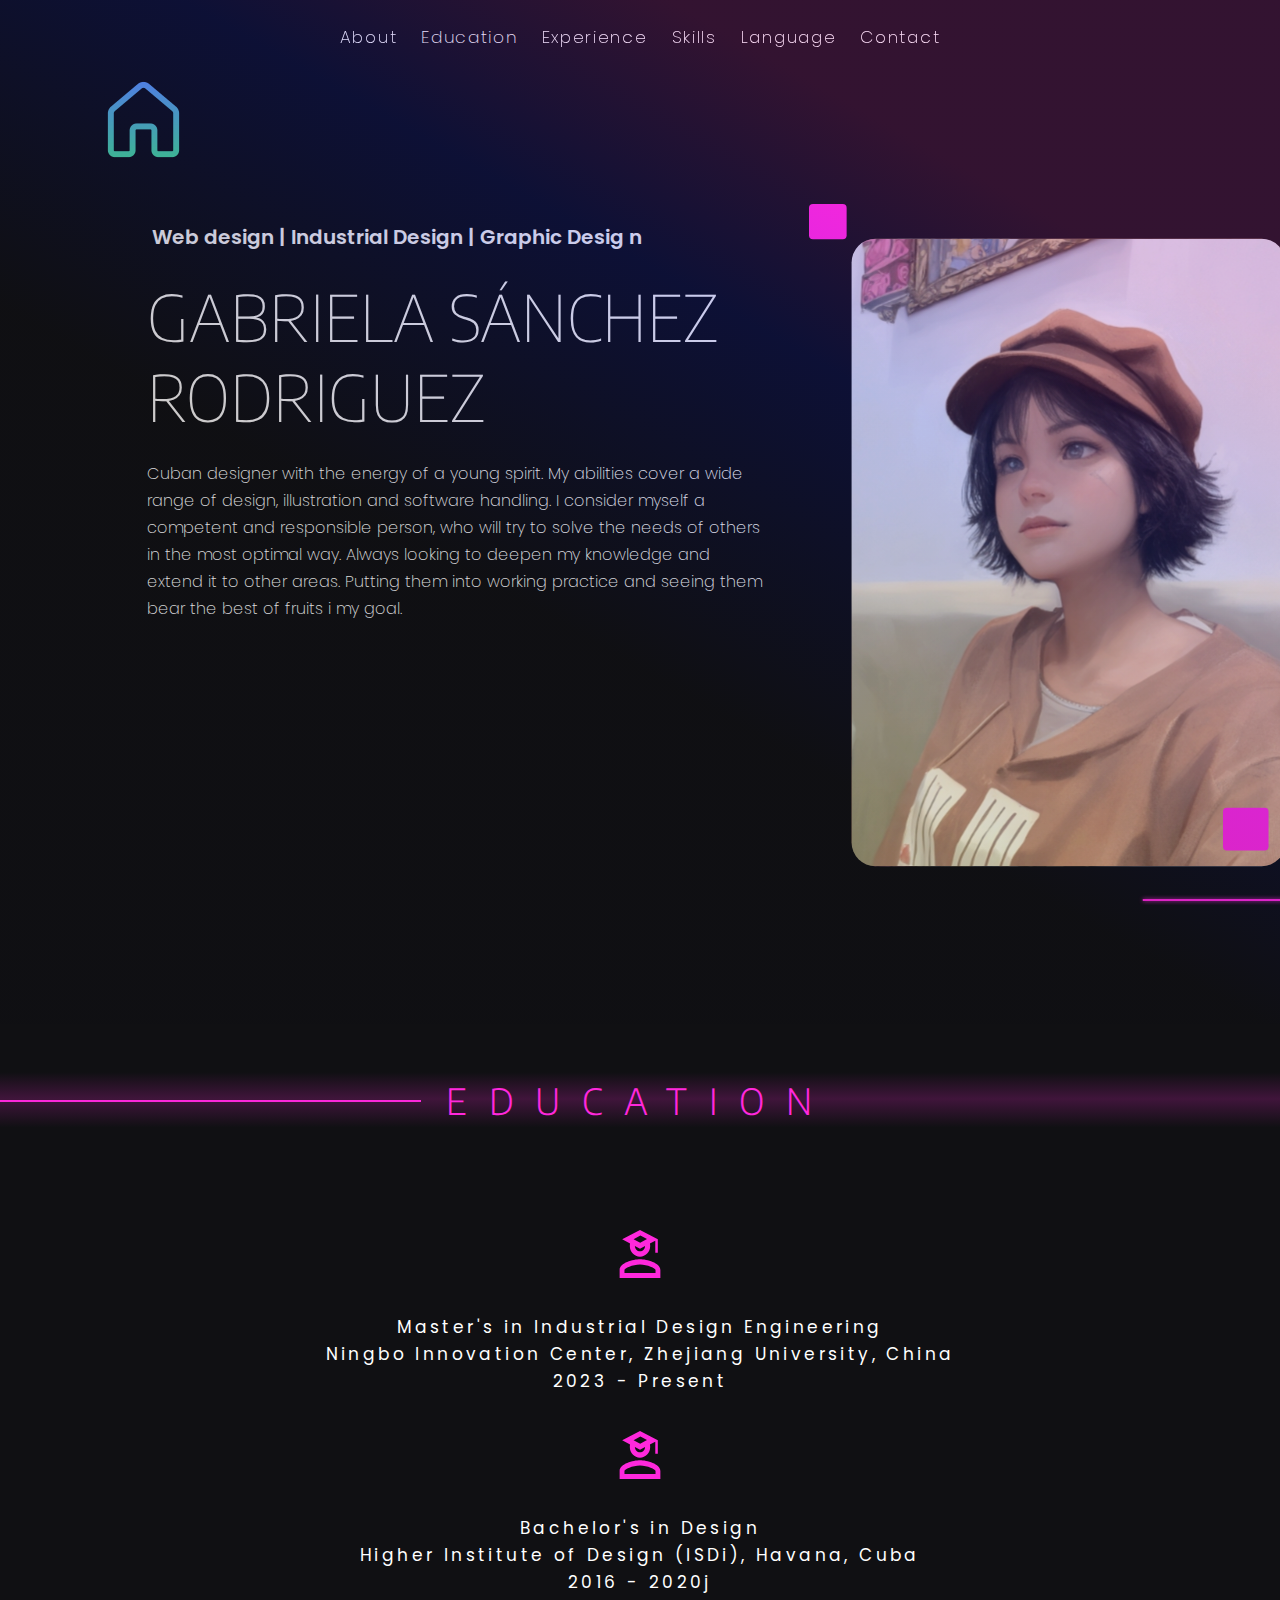
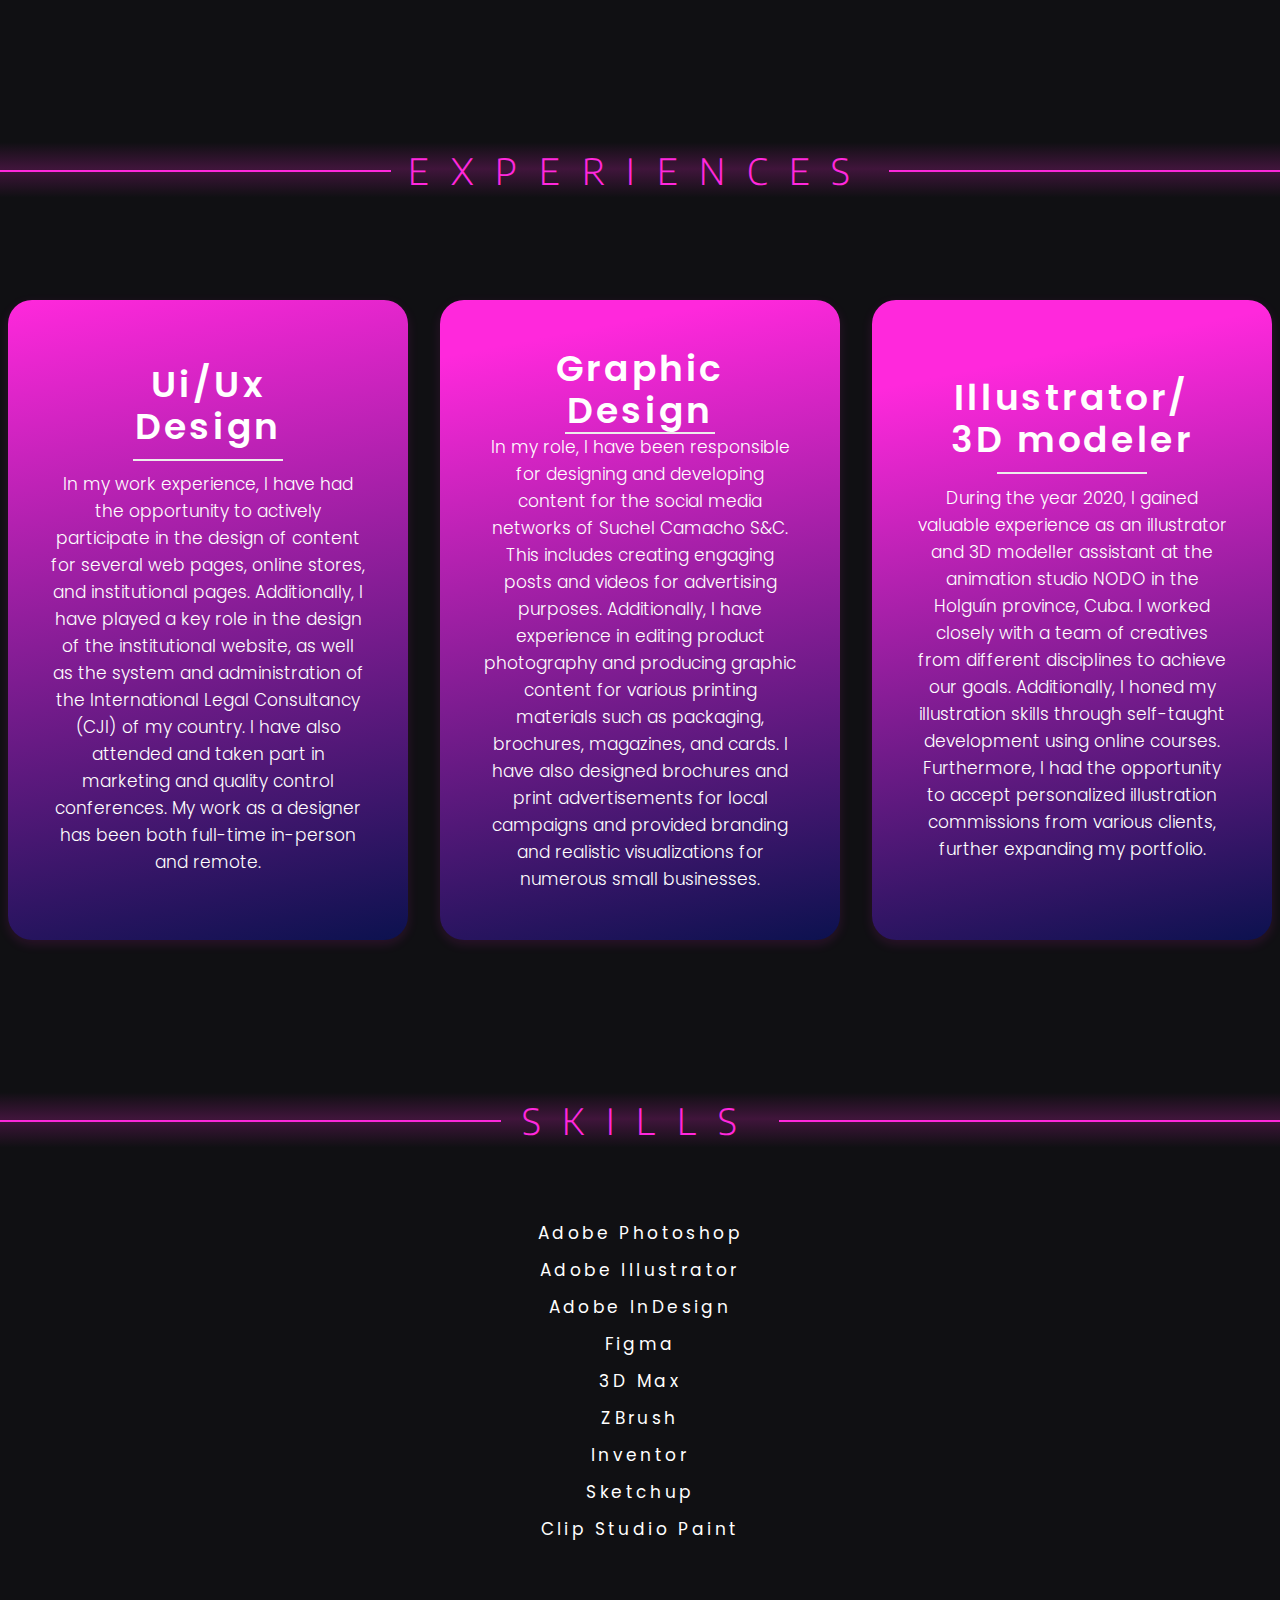
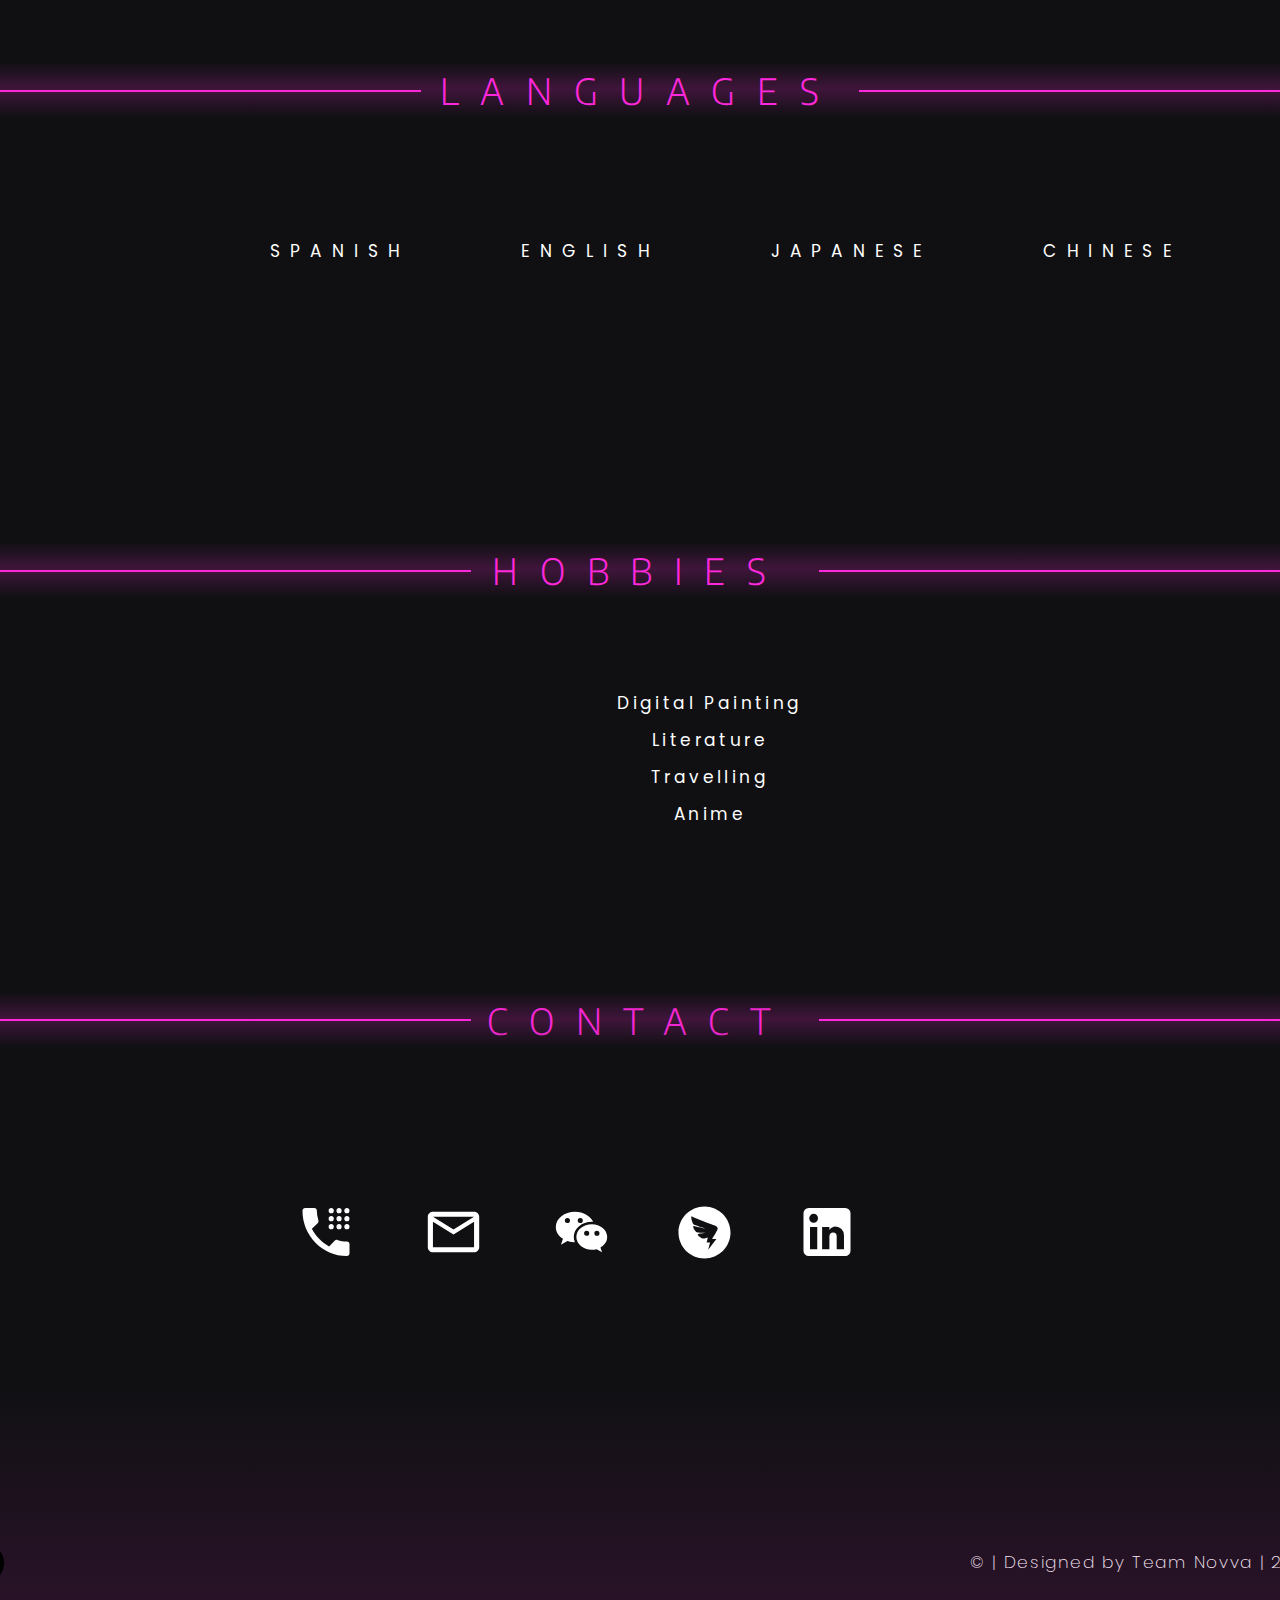
<file: GABY.html>
<!DOCTYPE html><html><head><meta charset="utf-8"><meta name="viewport" content="initial-scale=1, width=device-width"><link rel="stylesheet" href="ARSALAN.a49325b9.css"><link rel="stylesheet" href="GABY.91e1a85f.css"><link rel="stylesheet" href="https://fonts.googleapis.com/css2?family=Poppins:wght@200;300;400;600;800&display=swap"><link rel="stylesheet" href="https://fonts.googleapis.com/css2?family=Encode Sans:wght@100;300&display=swap"><link rel="stylesheet" href="https://fonts.googleapis.com/css2?family=Inter:wght@300;400;600&display=swap"></head><body> <div class="gaby"> <footer class="footer1"> <div class="menu-items2"> <div class="designed-by-team1">© | Designed by Team Novva | 2023</div> </div> <button class="image-21"></button> </footer> <div class="contact-section1"> <button class="phone-dial1" id="phoneDial"> <img class="vector-icon7" alt src="vector.4bd89371.svg"> </button> <button class="phone-dial1" id="emailOutline"> <img class="vector-icon8" alt src="vector1.1b9ac24c.svg"> </button> <button class="phone-dial1"> <img class="vector-icon8" alt src="vector2.81ddd2fe.svg"> </button> <button class="dingtalk-circle-01-11"> <img class="group-icon1" alt src="group.fba2ac34.svg"> </button> <button class="phone-dial1" id="linkedin"> <img class="vector-icon7" alt src="vector3.3efb8f4f.svg"> </button> <button class="github1" id="github" data-animate-on-scroll> <img class="vector-icon11" alt src="vector4.9b76fa5a.svg"> </button> </div> <div class="contact-heading" data-scroll-to="contactHeadingContainer"> <h1 class="contact3">CONTACT</h1> <div class="contact-heading-child"></div> <div class="contact-heading-item"></div> </div> <div class="frame"> <div class="hobbies-section2"> <div class="digital-painting-literature-container"> <p class="digital-painting">Digital Painting</p> <p class="digital-painting">Literature</p> <p class="digital-painting">Travelling</p> <p class="anime">Anime</p> </div> </div> </div> <div class="hobbies-heading"> <div class="hobbies-heading-child"></div> <div class="hobbies-heading-item"></div> <h1 class="hobbies2">HOBBIES</h1> </div> <div class="languages-section1"> <div class="circle1"></div> <div class="text1"> <div class="spanish">Spanish</div> <div class="spanish">English</div> <div class="spanish">Japanese</div> <div class="spanish">Chinese</div> </div> </div> <div class="languages-heading" data-scroll-to="languagesHeadingContainer"> <div class="languages-heading-child"></div> <div class="languages-heading-item"></div> <h1 class="hobbies2">LanguageS</h1> </div> <div class="skills-section1"> <div class="adobe-photoshop-adobe-container1"> <p class="digital-painting">Adobe Photoshop</p> <p class="digital-painting">Adobe Illustrator</p> <p class="digital-painting">Adobe InDesign</p> <p class="digital-painting">Figma</p> <p class="digital-painting">3D Max</p> <p class="digital-painting">ZBrush</p> <p class="digital-painting">Inventor</p> <p class="digital-painting">Sketchup</p> <p class="anime">Clip Studio Paint</p> </div> </div> <div class="skills-heading" data-scroll-to="skillsHeadingContainer"> <div class="skills-heading-child"></div> <h1 class="skills3">SkilLs</h1> <div class="skills-heading-item"></div> </div> <div class="experiences-section1"> <div class="card3"> <div class="title-description3"> <div class="uiux-design1"> <p class="anime">Ui/Ux</p> <p class="anime">Design</p> </div> <div class="line-div"></div> <div class="in-my-work1"> In my work experience, I have had the opportunity to actively participate in the design of content for several web pages, online stores, and institutional pages. Additionally, I have played a key role in the design of the institutional website, as well as the system and administration of the International Legal Consultancy (CJI) of my country. I have also attended and taken part in marketing and quality control conferences. My work as a designer has been both full-time in-person and remote. </div> </div> </div> <div class="card4"> <div class="title-description4"> <div class="uiux-design1"> <p class="anime">Graphic</p> <p class="anime">Design</p> </div> <div class="line-div"></div> <div class="in-my-work1"> In my role, I have been responsible for designing and developing content for the social media networks of Suchel Camacho S&C. This includes creating engaging posts and videos for advertising purposes. Additionally, I have experience in editing product photography and producing graphic content for various printing materials such as packaging, brochures, magazines, and cards. I have also designed brochures and print advertisements for local campaigns and provided branding and realistic visualizations for numerous small businesses. </div> </div> </div> <div class="card5"> <div class="title-description5"> <div class="uiux-design1"> <p class="anime">Illustrator/</p> <p class="anime">3D modeler</p> </div> <div class="line-div"></div> <div class="during-the-year1"> During the year 2020, I gained valuable experience as an illustrator and 3D modeller assistant at the animation studio NODO in the Holguín province, Cuba. I worked closely with a team of creatives from different disciplines to achieve our goals. Additionally, I honed my illustration skills through self-taught development using online courses. Furthermore, I had the opportunity to accept personalized illustration commissions from various clients, further expanding my portfolio. </div> </div> </div> </div> <div class="experiences-heading" data-scroll-to="experiencesHeadingContainer"> <div class="experiences-heading-child"></div> <div class="experiences-heading-item"></div> <h1 class="hobbies2">EXPERIENCES</h1> </div> <div class="education-section1"> <div class="master2"> <div class="master3"> <img class="vector-icon12" alt src="vector6.389670f2.svg"> <div class="bachelors-in-design-container"> <p class="anime">Master's in Industrial Design Engineering</p> <p class="anime"> Ningbo Innovation Center, Zhejiang University, China </p> <p class="anime">2023 - Present</p> </div> </div> </div> <div class="master2"> <div class="master3"> <img class="vector-icon12" alt src="vector6.389670f2.svg"> <div class="bachelors-in-design-container"> <p class="anime">Bachelor's in Design</p> <p class="anime"> Higher Institute of Design (ISDi), Havana, Cuba </p> <p class="anime">2016 - 2020j</p> </div> </div> </div> </div> <div class="education-heading" data-scroll-to="educationHeadingContainer"> <div class="education-heading-child"></div> <img class="education-heading-item" alt> <h1 class="hobbies2">Education</h1> </div> <div class="frame1" data-scroll-to="frameContainer"> <div class="header-section1"> <div class="main-content1"> <div class="web-design-container"> Web design | Industrial Design | Graphic Desig <span class="n">n</span> </div> <div class="gabriela-snchez-rodriguez"> Gabriela Sánchez Rodriguez </div> <div class="cuban-designer-with-container"> <p class="anime"> Cuban designer with the energy of a young spirit. My abilities cover a wide range of design, illustration and software handling. I consider myself a competent and responsible person, who will try to solve the needs of others in the most optimal way. Always looking to deepen my knowledge and extend it to other areas. Putting them into working practice and seeing them bear the best of fruits i my goal. </p> </div> </div> <img class="photo-icon1" alt src="photo1.54664713.svg"> </div> </div> <header class="navigation1"> <nav class="menu-items3"> <div class="about2" id="aboutText">About</div> <div class="education4" id="educationText">Education</div> <div class="education4" id="experienceText">Experience</div> <div class="education4" id="skillsText">Skills</div> <div class="education4" id="languageText">Language</div> <div class="education4" id="contactText">Contact</div> </nav> </header> <img class="rectangle-main-icon1" alt src="rectangle-main1.c881d10a.svg"> <div class="rectangle-bottom1"></div> <div class="gaby-child"></div> <div class="gaby-item"></div> <div class="gaby-inner"></div> <div class="gaby-child1"></div> <div class="gaby-child2"></div> <div class="gaby-child3"></div> <img class="frame-icon1" alt src="frame@2x.c9aa5615.png"> </div> <script>var e=document.getElementById("phoneDial");e&&e.addEventListener("click",function(){window.location.href="tel:+8615990510478"});const t=document.getElementById("emailOutline");t&&t.addEventListener("click",function(){window.location.href="mailto:gabysan@zju.edu.cn"});var n=document.getElementById("linkedin");n&&n.addEventListener("click",function(){window.open("https://www.linkedin.com/in/jiko-sharif-hossain-6a0349267/")});var o=document.getElementById("github");o&&o.addEventListener("click",function(){window.open("https://github.com/JIKO-SHARIF-HOSSAIN")});var a=document.getElementById("aboutText");a&&a.addEventListener("click",function(){var e=document.querySelector("[data-scroll-to='frameContainer']");e&&e.scrollIntoView({block:"start",behavior:"smooth"})});var c=document.getElementById("educationText");c&&c.addEventListener("click",function(){var e=document.querySelector("[data-scroll-to='educationHeadingContainer']");e&&e.scrollIntoView({block:"start",behavior:"smooth"})});var i=document.getElementById("experienceText");i&&i.addEventListener("click",function(){var e=document.querySelector("[data-scroll-to='experiencesHeadingContainer']");e&&e.scrollIntoView({block:"start",behavior:"smooth"})});var r=document.getElementById("skillsText");r&&r.addEventListener("click",function(){var e=document.querySelector("[data-scroll-to='skillsHeadingContainer']");e&&e.scrollIntoView({block:"start",behavior:"smooth"})});var l=document.getElementById("languageText");l&&l.addEventListener("click",function(){var e=document.querySelector("[data-scroll-to='languagesHeadingContainer']");e&&e.scrollIntoView({block:"start",behavior:"smooth"})});var d=document.getElementById("contactText");d&&d.addEventListener("click",function(){var e=document.querySelector("[data-scroll-to='contactHeadingContainer']");e&&e.scrollIntoView({block:"start",behavior:"smooth"})});var s=document.querySelectorAll("[data-animate-on-scroll]"),u=new IntersectionObserver(e=>{for(let t of e)if(t.isIntersecting||t.intersectionRatio>0){let e=t.target;e.classList.add("animate"),u.unobserve(e)}},{threshold:.15});for(let e=0;e<s.length;e++)u.observe(s[e]);</script> </body></html>
</file>
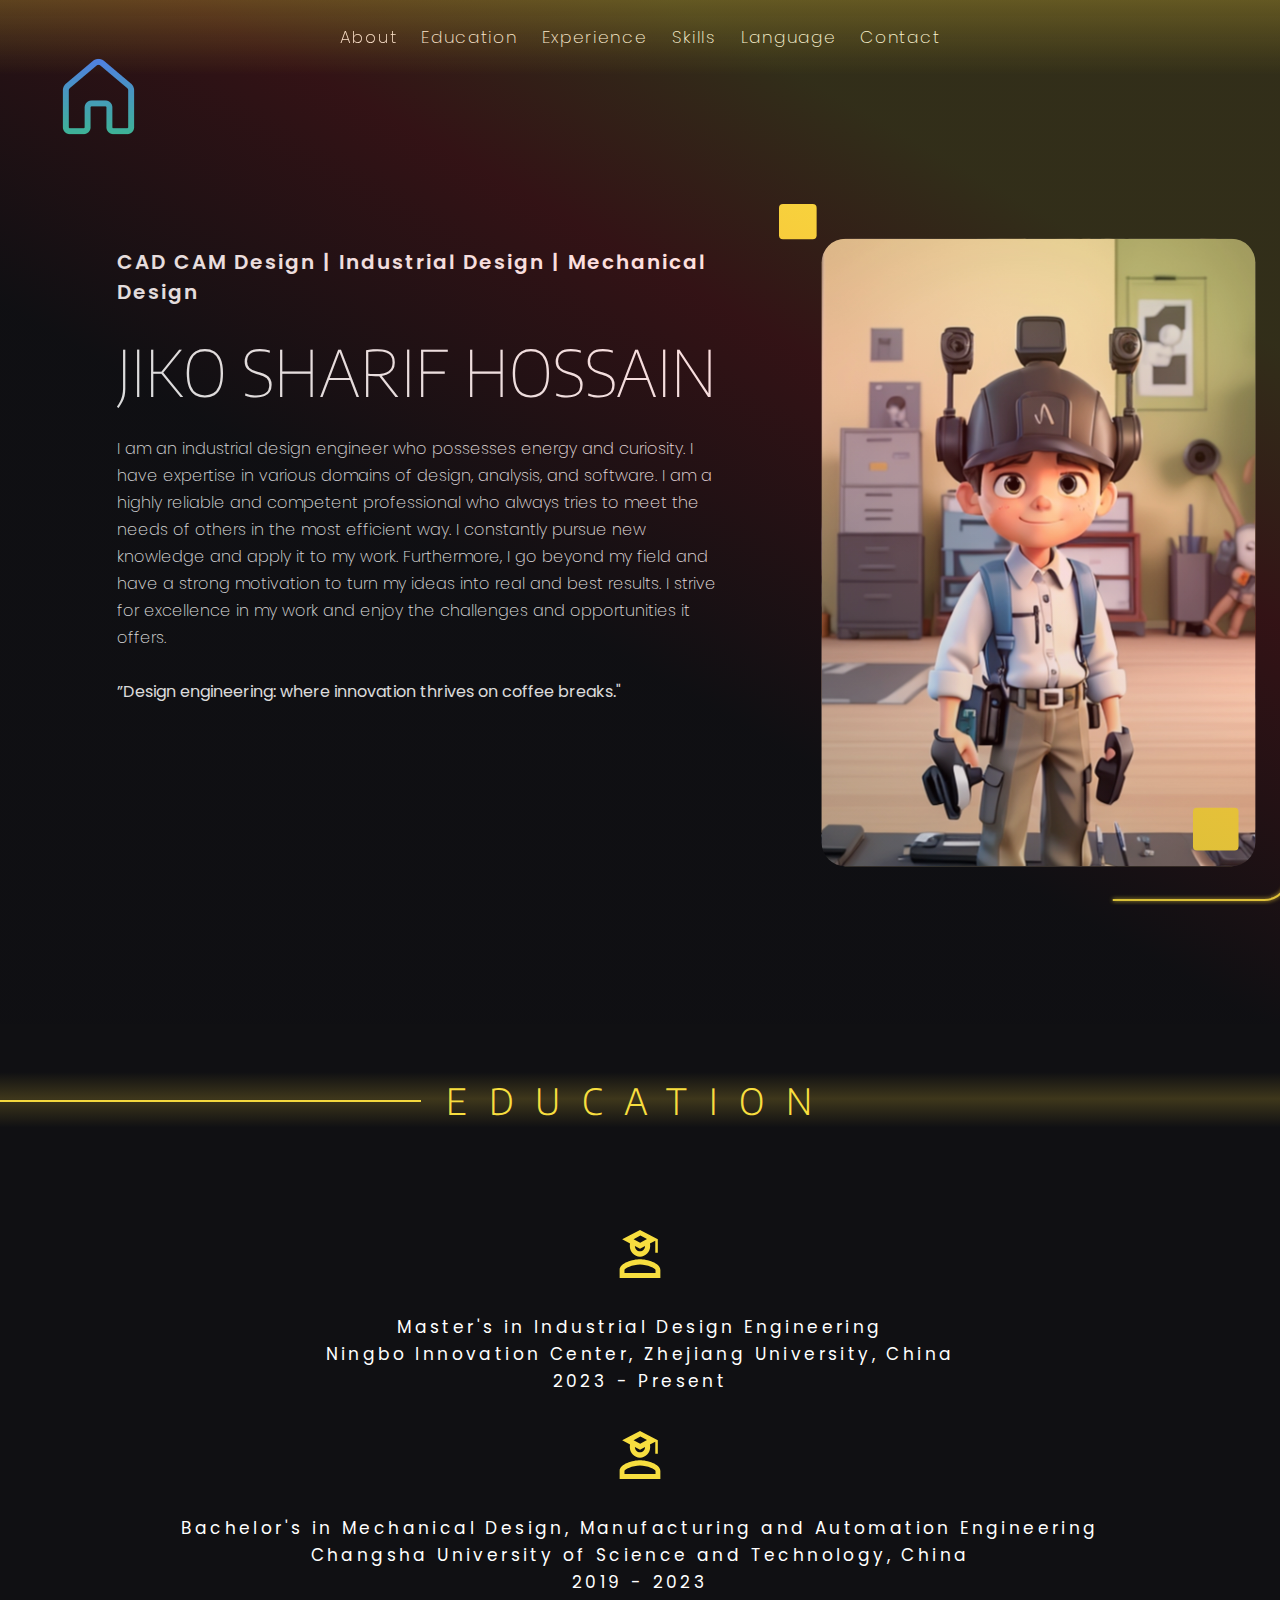
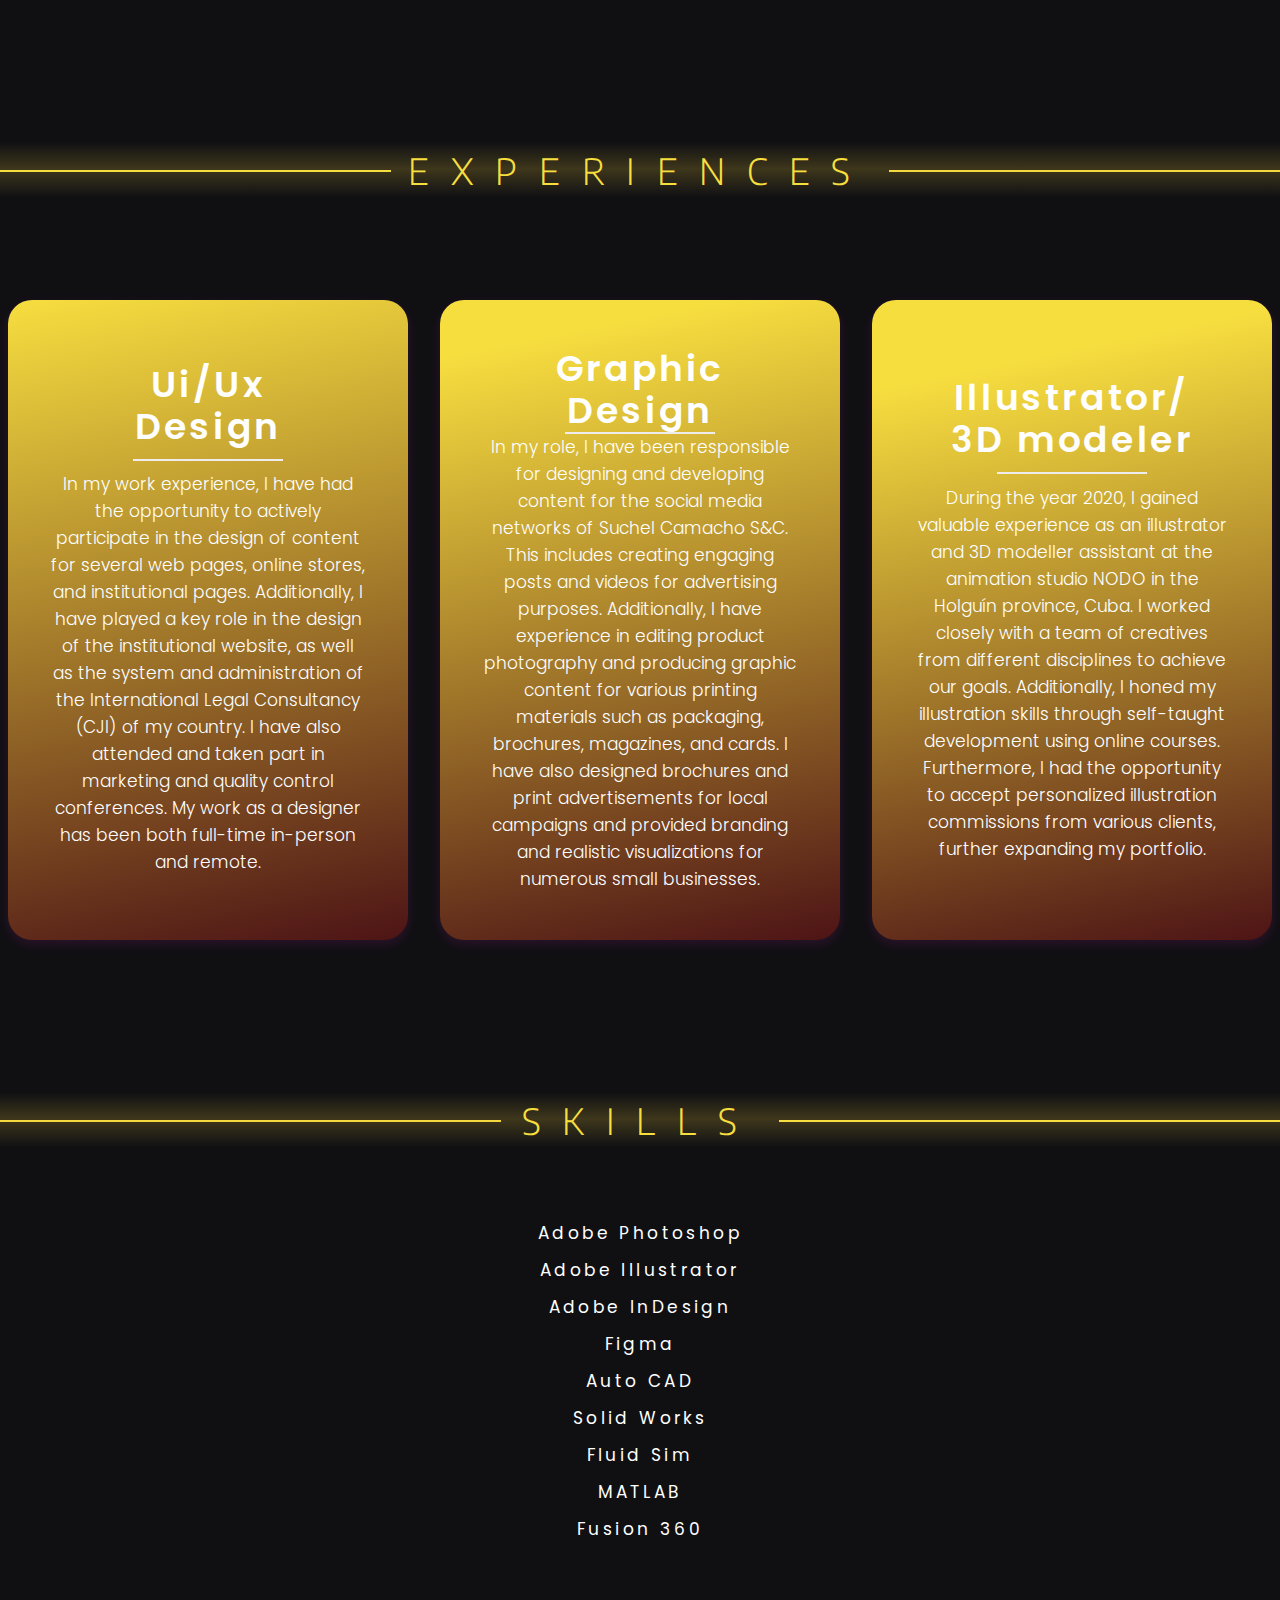
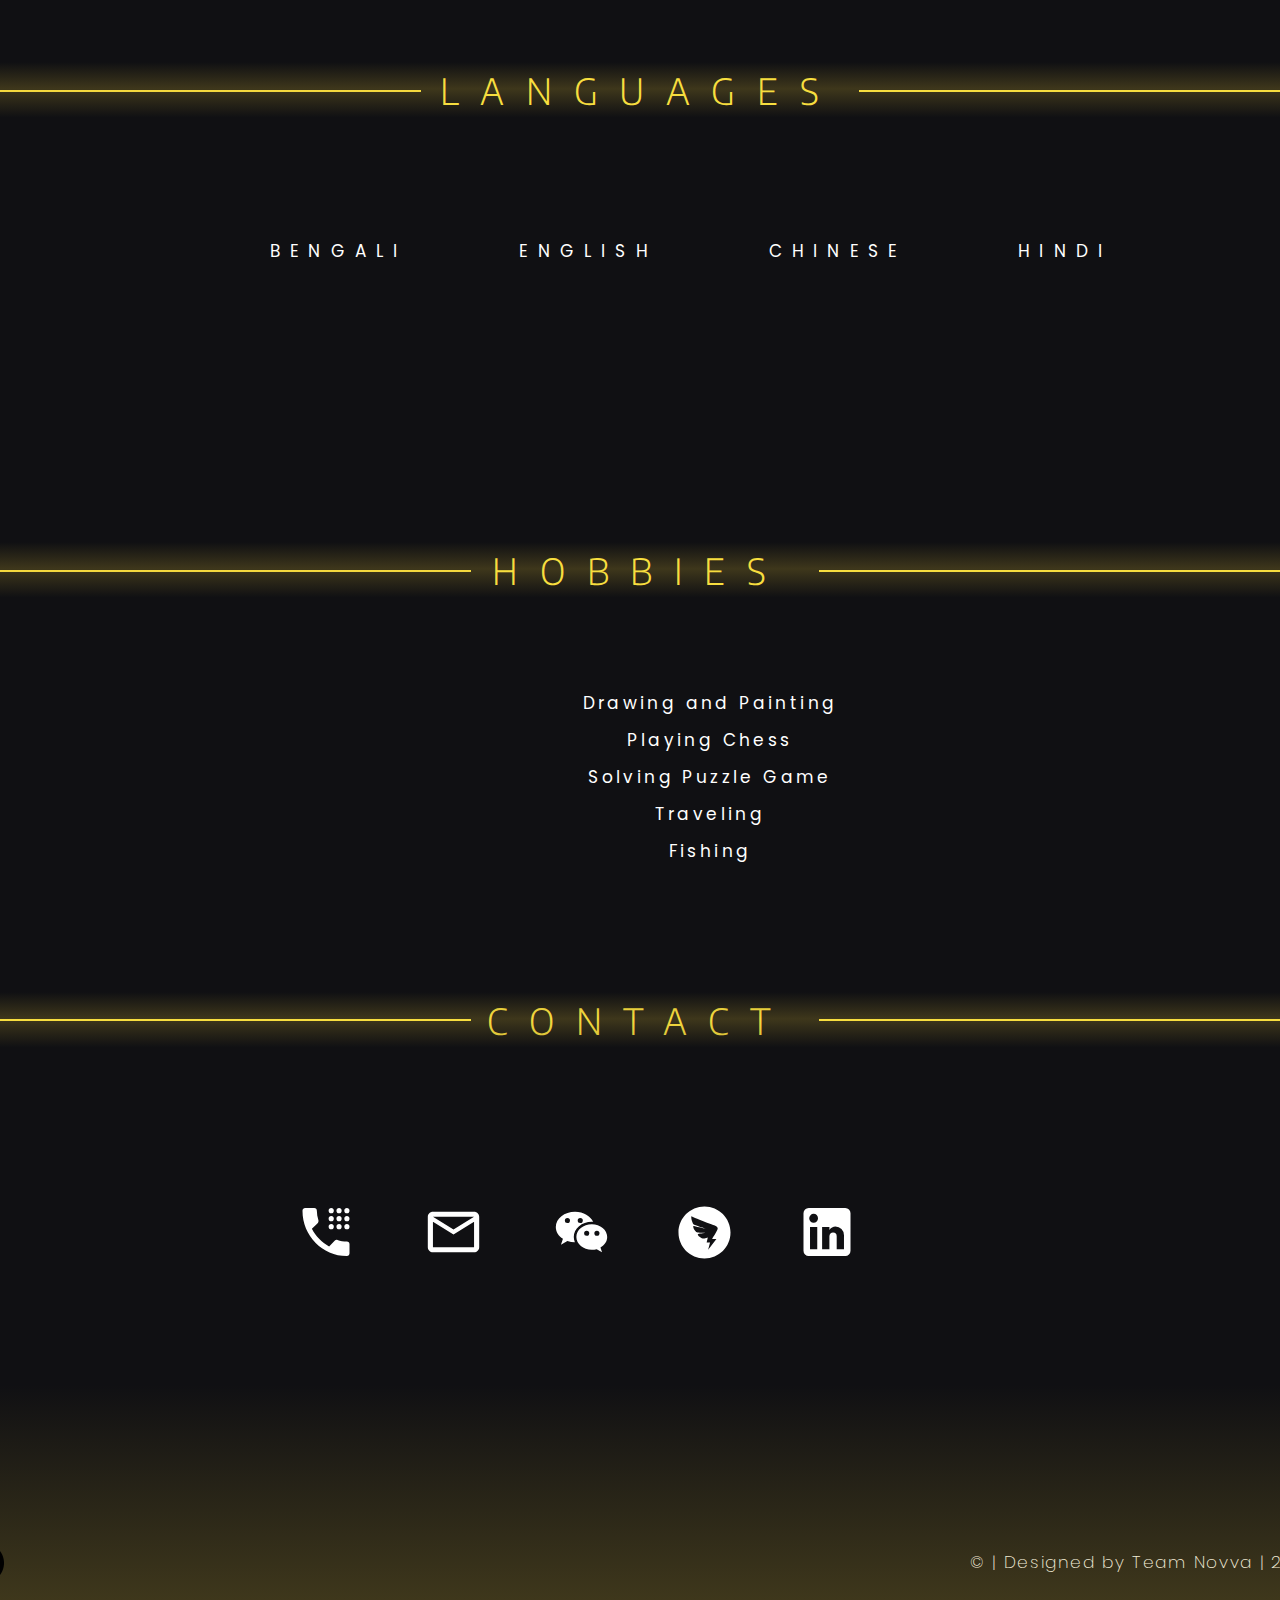
<file: JIKOSHARIFHOSSAIN.html>
<!DOCTYPE html><html><head><meta charset="utf-8"><meta name="viewport" content="initial-scale=1, width=device-width"><link rel="stylesheet" href="ARSALAN.a49325b9.css"><link rel="stylesheet" href="JIKOSHARIFHOSSAIN.18555ef3.css"><link rel="stylesheet" href="https://fonts.googleapis.com/css2?family=Poppins:wght@200;300;400;600;800&display=swap"><link rel="stylesheet" href="https://fonts.googleapis.com/css2?family=Encode Sans:wght@100;300&display=swap"><link rel="stylesheet" href="https://fonts.googleapis.com/css2?family=Inter:wght@300;400;600&display=swap"></head><body> <div class="jiko-sharif-hossain"> <footer class="footer4"> <div class="menu-items8"> <div class="designed-by-team4">© | Designed by Team Novva | 2023</div> </div> <button class="image-24"></button> </footer> <div class="contact-section4"> <button class="phone-dial4" id="phoneDial"> <img class="vector-icon28" alt src="vector.4bd89371.svg"> </button> <button class="phone-dial4" id="emailOutline"> <img class="vector-icon29" alt src="vector1.1b9ac24c.svg"> </button> <button class="phone-dial4"> <img class="vector-icon29" alt src="vector2.81ddd2fe.svg"> </button> <button class="dingtalk-circle-01-14"> <img class="group-icon4" alt src="group.fba2ac34.svg"> </button> <button class="phone-dial4" id="linkedin"> <img class="vector-icon28" alt src="vector3.3efb8f4f.svg"> </button> <button class="github4" id="github" data-animate-on-scroll> <img class="vector-icon32" alt src="vector4.9b76fa5a.svg"> </button> </div> <div class="contact11" data-scroll-to="contactContainer"> <h1 class="contact12">CONTACT</h1> <div class="contact-child4"></div> <div class="contact-child5"></div> </div> <div class="hobbies-section7"> <div class="hobbies-section8"> <div class="drawing-and-painting-container2"> <p class="drawing-and-painting2">Drawing and Painting</p> <p class="drawing-and-painting2">Playing Chess</p> <p class="drawing-and-painting2">Solving Puzzle Game</p> <p class="drawing-and-painting2">Traveling</p> <p class="fishing2">Fishing</p> </div> </div> </div> <div class="hobbies7"> <div class="hobbies-child4"></div> <div class="hobbies-child5"></div> <h1 class="hobbies8">HOBBIES</h1> </div> <div class="languages-section4"> <div class="circle4"></div> <div class="text4"> <div class="bengali3">BENGALI</div> <div class="bengali3">English</div> <div class="bengali3">CHINESE</div> <div class="hindi3">HINDI</div> </div> </div> <div class="languages7" data-scroll-to="languagesContainer"> <div class="languages-child4"></div> <div class="languages-child5"></div> <h1 class="hobbies8">LanguageS</h1> </div> <div class="skills-section4"> <div class="adobe-photoshop-adobe-container4"> <p class="drawing-and-painting2">Adobe Photoshop</p> <p class="drawing-and-painting2">Adobe Illustrator</p> <p class="drawing-and-painting2">Adobe InDesign</p> <p class="drawing-and-painting2">Figma</p> <p class="drawing-and-painting2">Auto CAD</p> <p class="drawing-and-painting2">Solid Works</p> <p class="drawing-and-painting2">Fluid Sim</p> <p class="drawing-and-painting2">MATLAB</p> <p class="fishing2">Fusion 360</p> </div> </div> <div class="skills11" data-scroll-to="skillsContainer"> <div class="skills-child4"></div> <h1 class="skills12">SkilLs</h1> <div class="skills-child5"></div> </div> <div class="experiences-section4"> <div class="card12"> <div class="title-description12"> <div class="uiux-design4"> <p class="fishing2">Ui/Ux</p> <p class="fishing2">Design</p> </div> <div class="title-description-child9"></div> <div class="in-my-work4"> In my work experience, I have had the opportunity to actively participate in the design of content for several web pages, online stores, and institutional pages. Additionally, I have played a key role in the design of the institutional website, as well as the system and administration of the International Legal Consultancy (CJI) of my country. I have also attended and taken part in marketing and quality control conferences. My work as a designer has been both full-time in-person and remote. </div> </div> </div> <div class="card13"> <div class="title-description13"> <div class="uiux-design4"> <p class="fishing2">Graphic</p> <p class="fishing2">Design</p> </div> <div class="title-description-child9"></div> <div class="in-my-work4"> In my role, I have been responsible for designing and developing content for the social media networks of Suchel Camacho S&C. This includes creating engaging posts and videos for advertising purposes. Additionally, I have experience in editing product photography and producing graphic content for various printing materials such as packaging, brochures, magazines, and cards. I have also designed brochures and print advertisements for local campaigns and provided branding and realistic visualizations for numerous small businesses. </div> </div> </div> <div class="card14"> <div class="title-description14"> <div class="uiux-design4"> <p class="fishing2">Illustrator/</p> <p class="fishing2">3D modeler</p> </div> <div class="title-description-child9"></div> <div class="during-the-year4"> During the year 2020, I gained valuable experience as an illustrator and 3D modeller assistant at the animation studio NODO in the Holguín province, Cuba. I worked closely with a team of creatives from different disciplines to achieve our goals. Additionally, I honed my illustration skills through self-taught development using online courses. Furthermore, I had the opportunity to accept personalized illustration commissions from various clients, further expanding my portfolio. </div> </div> </div> </div> <div class="experiences7" data-scroll-to="experiencesContainer"> <div class="experiences-child4"></div> <div class="experiences-child5"></div> <h1 class="hobbies8">EXPERIENCES</h1> </div> <div class="education-section4"> <div class="master8"> <div class="master9"> <img class="vector-icon33" alt src="vector9.75fe1f88.svg"> <div class="masters-in-industrial-container4"> <p class="fishing2">Master's in Industrial Design Engineering</p> <p class="fishing2"> Ningbo Innovation Center, Zhejiang University, China </p> <p class="fishing2">2023 - Present</p> </div> </div> </div> <div class="master8"> <div class="master9"> <img class="vector-icon33" alt src="vector9.75fe1f88.svg"> <div class="masters-in-industrial-container4"> <p class="fishing2"> Bachelor's in Mechanical Design, Manufacturing and Automation Engineering </p> <p class="fishing2"> Changsha University of Science and Technology, China </p> <p class="fishing2">2019 - 2023</p> </div> </div> </div> </div> <div class="education11" data-scroll-to="educationContainer"> <div class="education-child3"></div> <img class="education-child4" alt> <h1 class="hobbies8">Education</h1> </div> <div class="about7" data-scroll-to="aboutContainer"> <div class="header-section4"> <div class="main-content4"> <h1 class="cad-cam-design2"> CAD CAM Design | Industrial Design | Mechanical Design </h1> <div class="jiko-sharif-hossain1">JIKO SHARIF HOSSAIN</div> <div class="i-am-an-container3"> <p class="i-am-an3"> I am an industrial design engineer who possesses energy and curiosity. I have expertise in various domains of design, analysis, and software. I am a highly reliable and competent professional who always tries to meet the needs of others in the most efficient way. I constantly pursue new knowledge and apply it to my work. Furthermore, I go beyond my field and have a strong motivation to turn my ideas into real and best results. I strive for excellence in my work and enjoy the challenges and opportunities it offers. </p> <p class="i-am-an3">&nbsp;</p> <p class="fishing2"> ”Design engineering: where innovation thrives on coffee breaks." </p> </div> </div> <img class="photo-icon4" alt src="photo4.9568a162.svg"> </div> </div> <nav class="navigation4"> <nav class="menu-items9"> <div class="about8" id="aboutText">About</div> <div class="education13" id="educationText">Education</div> <div class="education13" id="experienceText">Experience</div> <div class="education13" id="skillsText">Skills</div> <div class="education13" id="languageText">Language</div> <div class="education13" id="contactText">Contact</div> </nav> </nav> <img class="rectangle-main-icon4" alt src="rectangle-main4.0bd62202.svg"> <div class="rectangle-bottom4"></div> <div class="rectangle-top3"></div> <div class="jiko-sharif-hossain-child"></div> <div class="jiko-sharif-hossain-item"></div> <div class="jiko-sharif-hossain-inner"></div> <div class="jiko-sharif-hossain-child1"></div> <div class="jiko-sharif-hossain-child2"></div> <div class="jiko-sharif-hossain-child3"></div> <img class="frame-icon4" alt src="frame@2x.c9aa5615.png"> </div> <script>var e=document.getElementById("phoneDial");e&&e.addEventListener("click",function(){window.location.href="tel:+8615084957805"});const t=document.getElementById("emailOutline");t&&t.addEventListener("click",function(){window.location.href="mailto:jikosharifhossain@zju.edu.cn"});var n=document.getElementById("linkedin");n&&n.addEventListener("click",function(){window.open("https://www.linkedin.com/in/jiko-sharif-hossain-6a0349267/")});var o=document.getElementById("github");o&&o.addEventListener("click",function(){window.open("https://github.com/JIKO-SHARIF-HOSSAIN")});var c=document.getElementById("aboutText");c&&c.addEventListener("click",function(){var e=document.querySelector("[data-scroll-to='aboutContainer']");e&&e.scrollIntoView({block:"nearest",behavior:"smooth"})});var r=document.getElementById("educationText");r&&r.addEventListener("click",function(){var e=document.querySelector("[data-scroll-to='educationContainer']");e&&e.scrollIntoView({block:"start",behavior:"smooth"})});var i=document.getElementById("experienceText");i&&i.addEventListener("click",function(){var e=document.querySelector("[data-scroll-to='experiencesContainer']");e&&e.scrollIntoView({block:"start",behavior:"smooth"})});var a=document.getElementById("skillsText");a&&a.addEventListener("click",function(){var e=document.querySelector("[data-scroll-to='skillsContainer']");e&&e.scrollIntoView({block:"start",behavior:"smooth"})});var l=document.getElementById("languageText");l&&l.addEventListener("click",function(){var e=document.querySelector("[data-scroll-to='languagesContainer']");e&&e.scrollIntoView({block:"start",behavior:"smooth"})});var d=document.getElementById("contactText");d&&d.addEventListener("click",function(){var e=document.querySelector("[data-scroll-to='contactContainer']");e&&e.scrollIntoView({block:"start",behavior:"smooth"})});var s=document.querySelectorAll("[data-animate-on-scroll]"),u=new IntersectionObserver(e=>{for(let t of e)if(t.isIntersecting||t.intersectionRatio>0){let e=t.target;e.classList.add("animate"),u.unobserve(e)}},{threshold:.15});for(let e=0;e<s.length;e++)u.observe(s[e]);</script> </body></html>
</file>
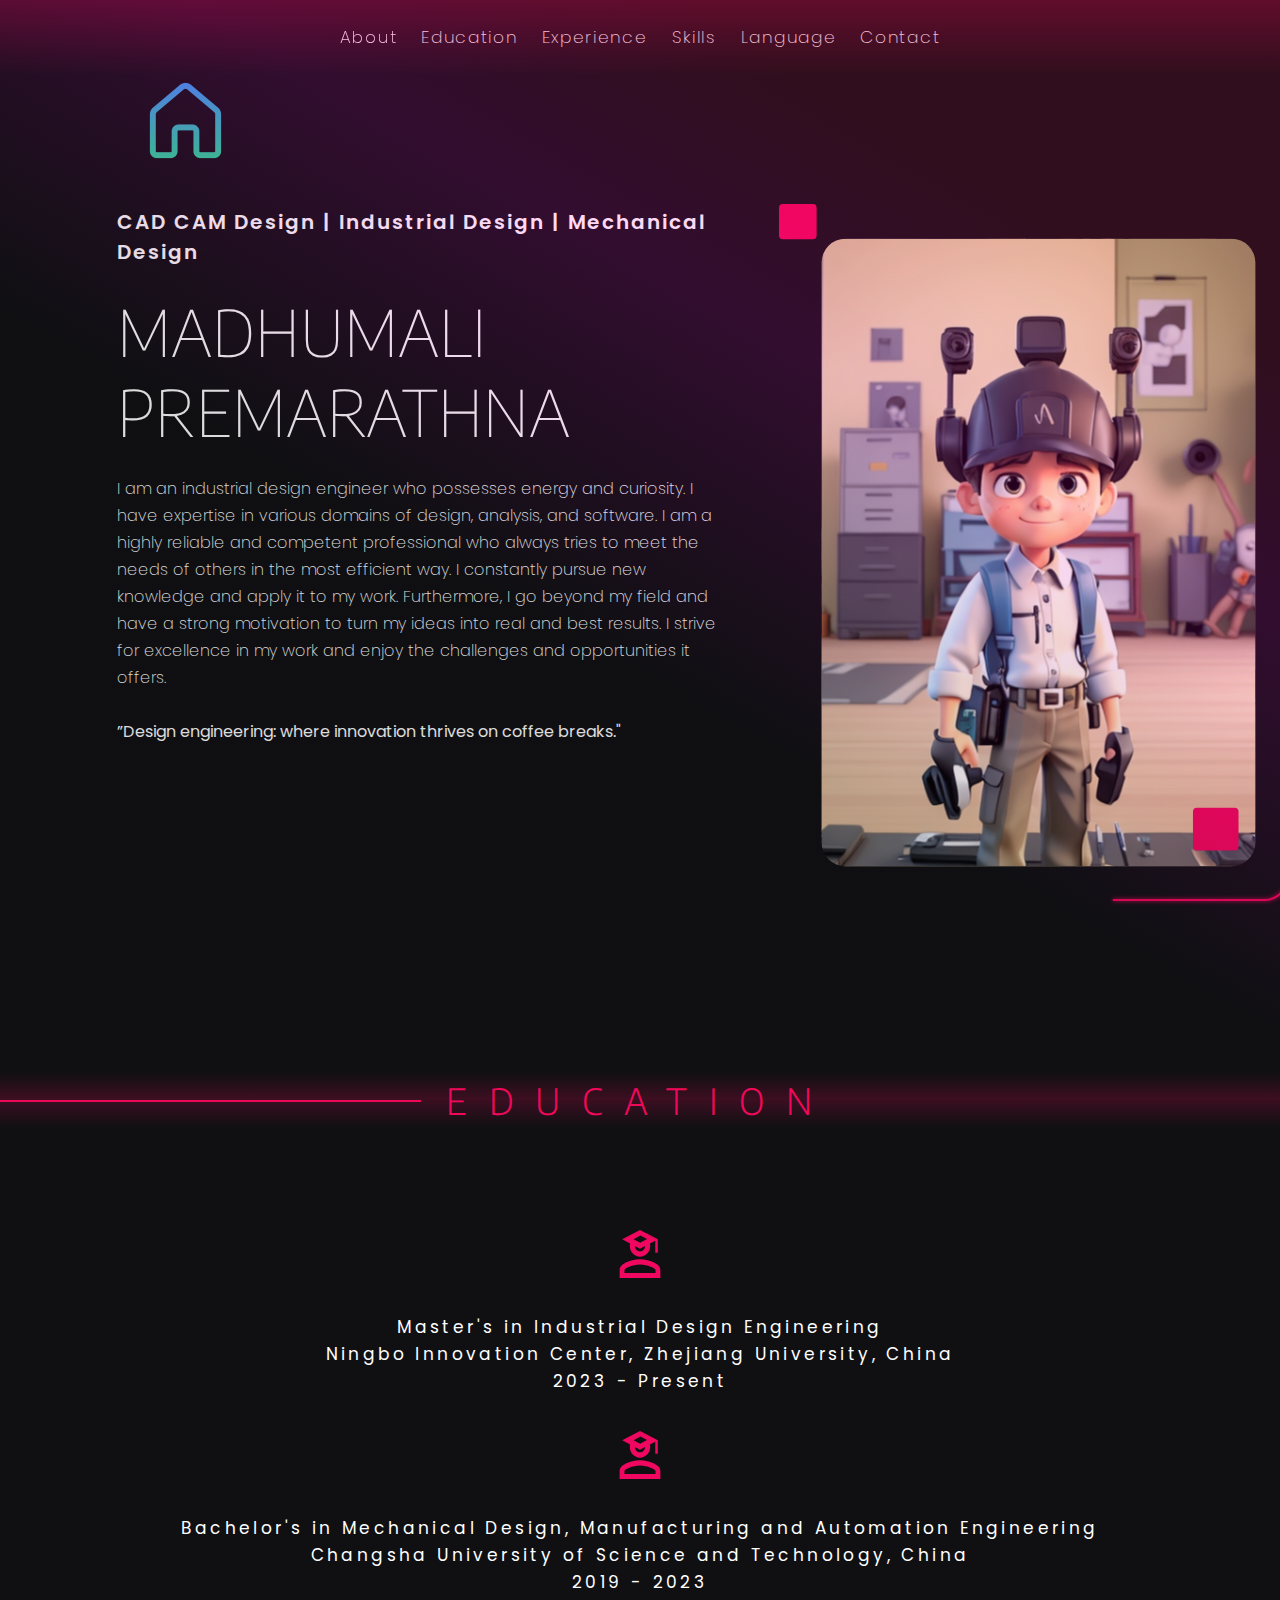
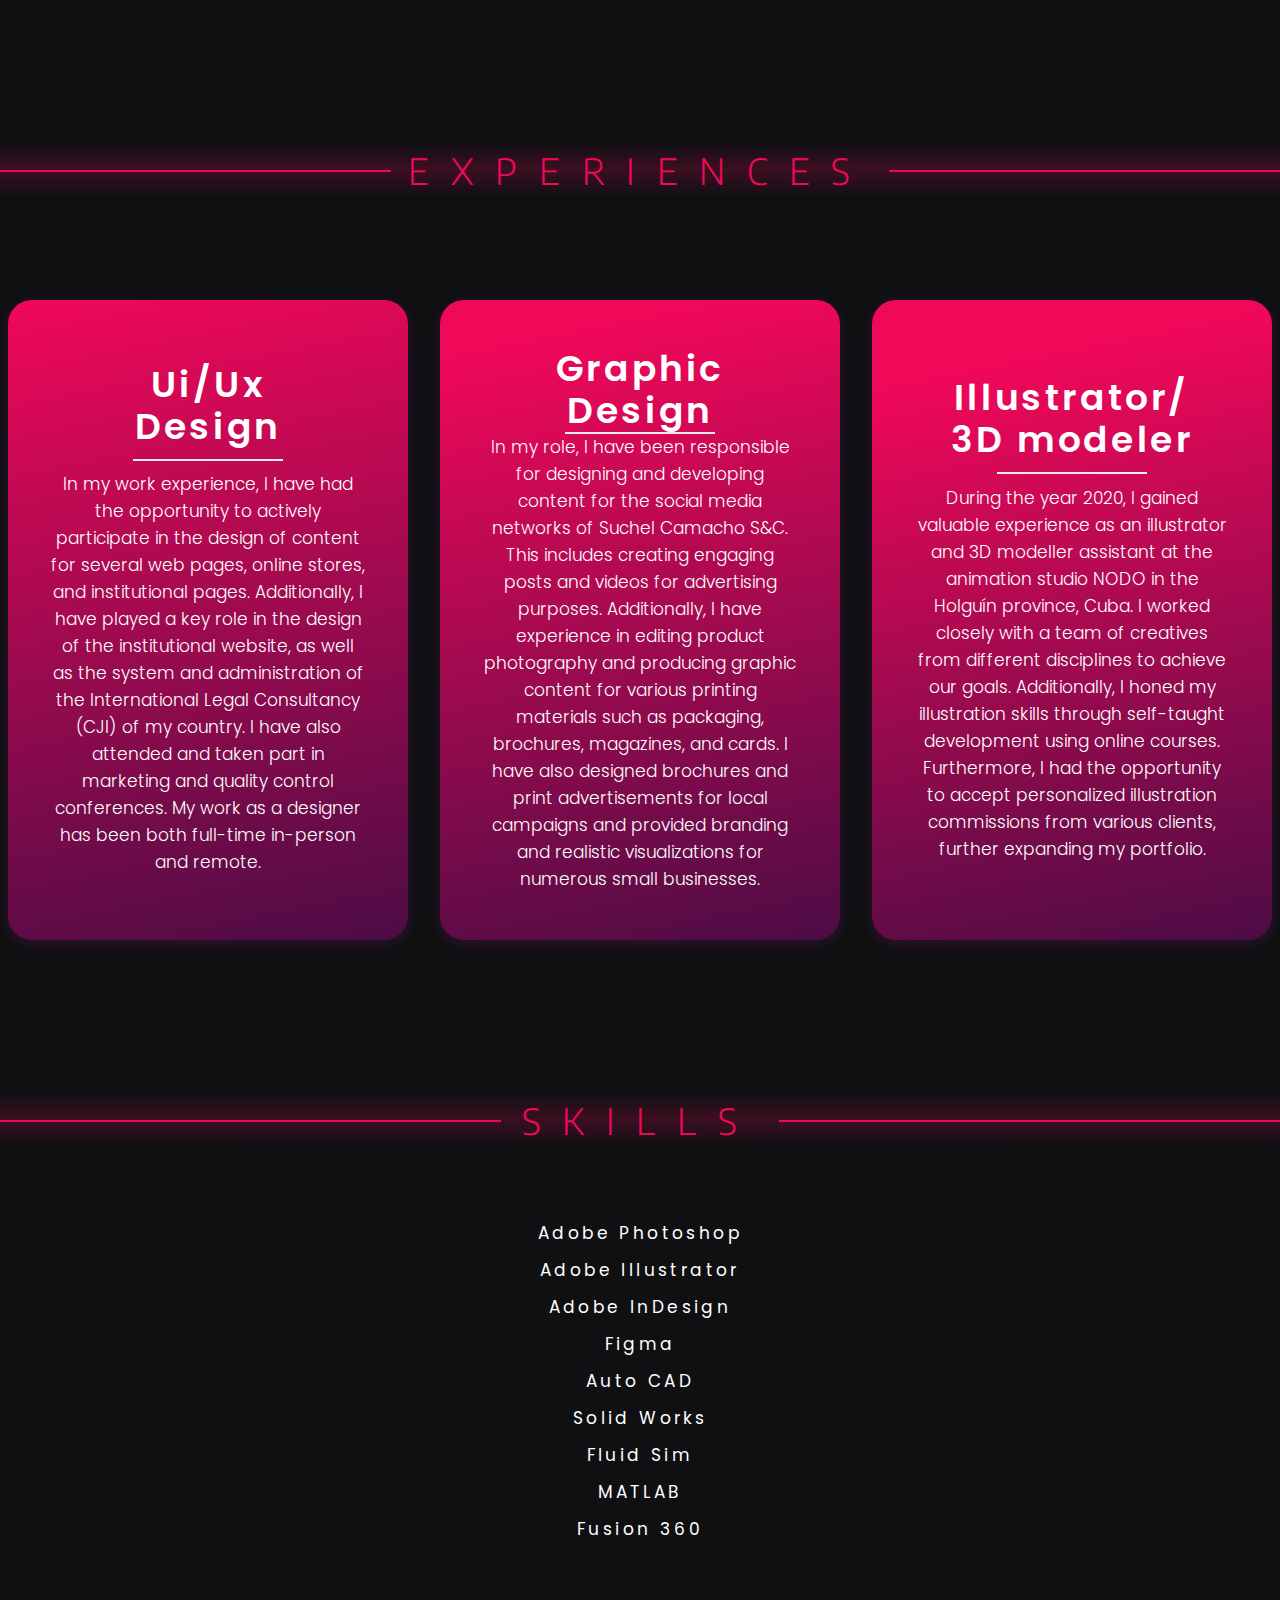
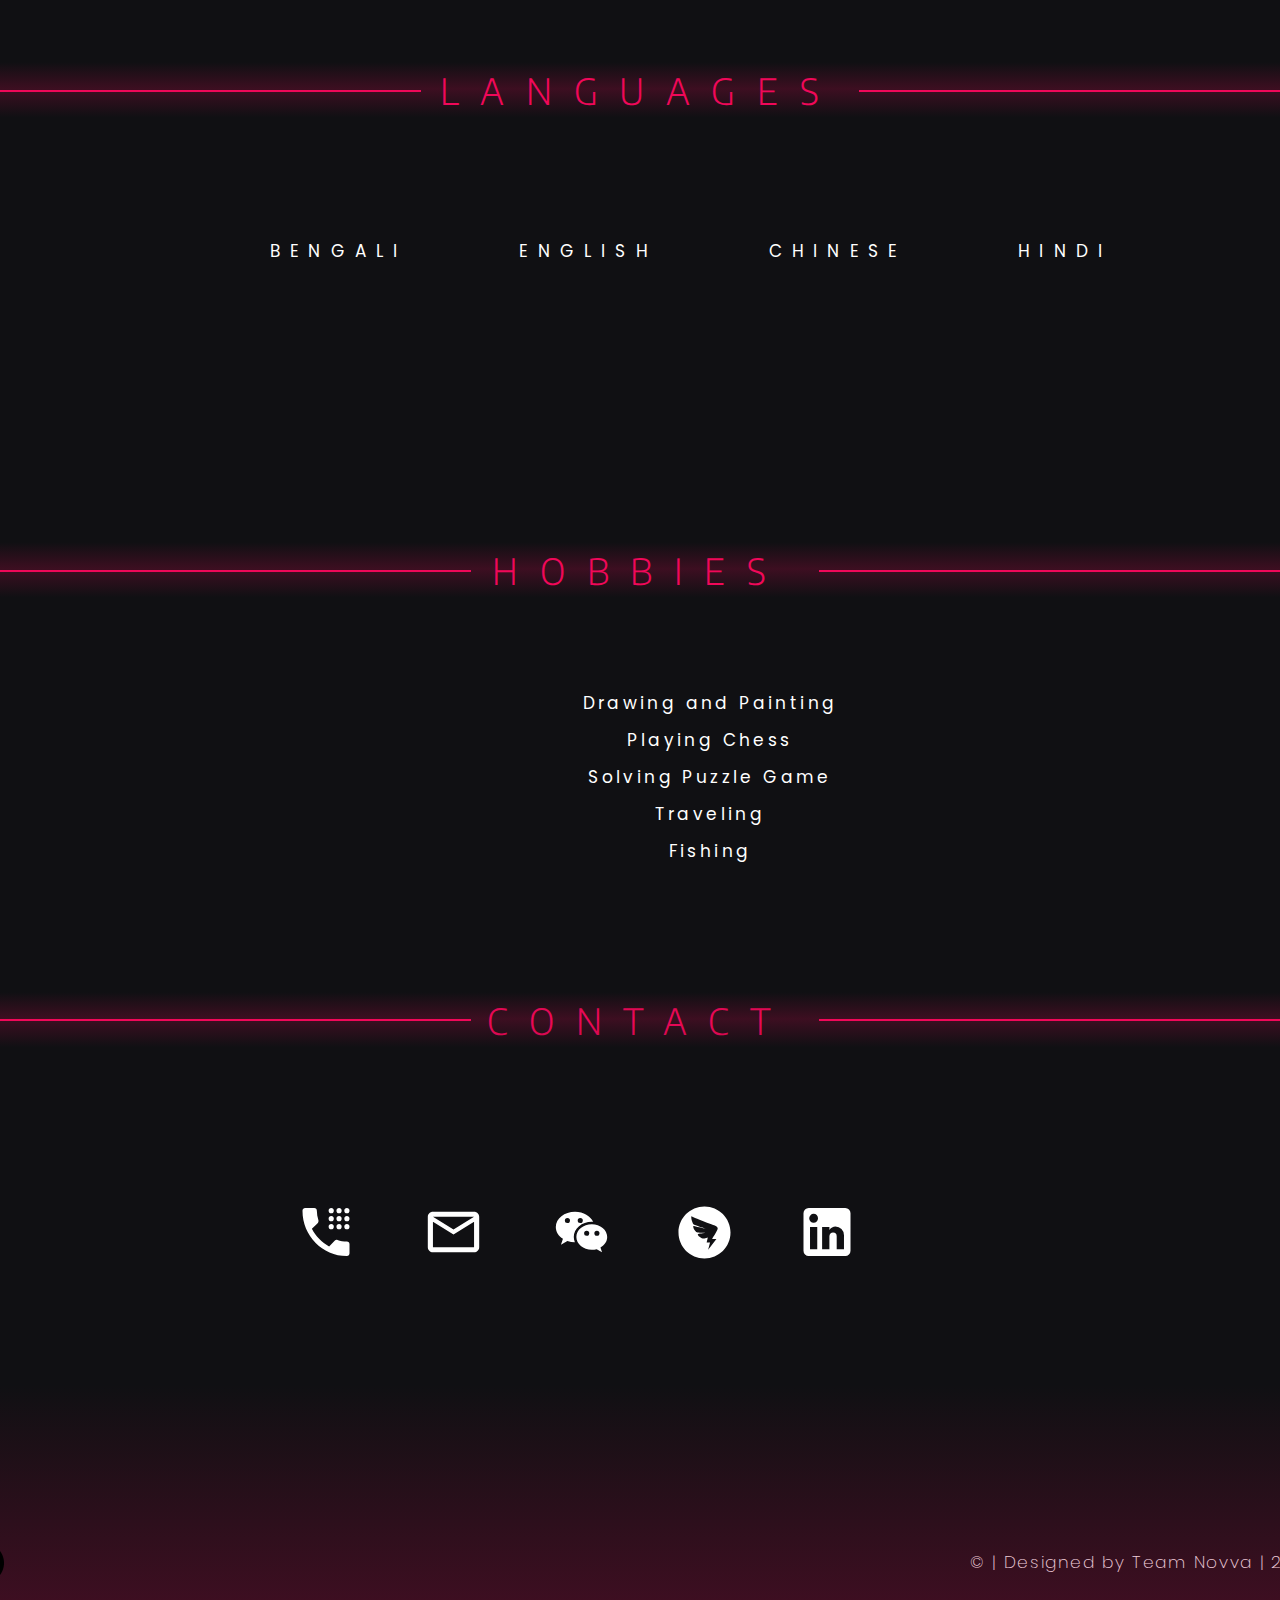
<file: MALI.html>
<!DOCTYPE html><html><head><meta charset="utf-8"><meta name="viewport" content="initial-scale=1, width=device-width"><link rel="stylesheet" href="ARSALAN.a49325b9.css"><link rel="stylesheet" href="MALI.83d1f23c.css"><link rel="stylesheet" href="https://fonts.googleapis.com/css2?family=Poppins:wght@200;300;400;600;800&display=swap"><link rel="stylesheet" href="https://fonts.googleapis.com/css2?family=Encode Sans:wght@100;300&display=swap"><link rel="stylesheet" href="https://fonts.googleapis.com/css2?family=Inter:wght@300;400;600&display=swap"></head><body> <div class="mali"> <footer class="footer"> <div class="menu-items"> <div class="designed-by-team">© | Designed by Team Novva | 2023</div> </div> <button class="image-2"></button> </footer> <div class="contact-section"> <button class="phone-dial" id="phoneDial"> <img class="vector-icon" alt src="vector.4bd89371.svg"> </button> <button class="phone-dial" id="emailOutline"> <img class="vector-icon1" alt src="vector1.1b9ac24c.svg"> </button> <button class="phone-dial"> <img class="vector-icon1" alt src="vector2.81ddd2fe.svg"> </button> <button class="dingtalk-circle-01-1"> <img class="group-icon" alt src="group.fba2ac34.svg"> </button> <button class="phone-dial" id="linkedin"> <img class="vector-icon" alt src="vector3.3efb8f4f.svg"> </button> <button class="github" id="github" data-animate-on-scroll> <img class="vector-icon4" alt src="vector4.9b76fa5a.svg"> </button> </div> <div class="contact" data-scroll-to="contactContainer"> <h1 class="contact1">CONTACT</h1> <div class="contact-child"></div> <div class="contact-item"></div> </div> <div class="hobbies-section"> <div class="hobbies-section1"> <div class="drawing-and-painting-container"> <p class="drawing-and-painting">Drawing and Painting</p> <p class="drawing-and-painting">Playing Chess</p> <p class="drawing-and-painting">Solving Puzzle Game</p> <p class="drawing-and-painting">Traveling</p> <p class="fishing">Fishing</p> </div> </div> </div> <div class="hobbies"> <div class="hobbies-child"></div> <div class="hobbies-item"></div> <h1 class="hobbies1">HOBBIES</h1> </div> <div class="languages-section"> <div class="circle"></div> <div class="text"> <div class="bengali">BENGALI</div> <div class="bengali">English</div> <div class="bengali">CHINESE</div> <div class="hindi">HINDI</div> </div> </div> <div class="languages" data-scroll-to="languagesContainer"> <div class="languages-child"></div> <div class="languages-item"></div> <h1 class="hobbies1">LanguageS</h1> </div> <div class="skills-section"> <div class="adobe-photoshop-adobe-container"> <p class="drawing-and-painting">Adobe Photoshop</p> <p class="drawing-and-painting">Adobe Illustrator</p> <p class="drawing-and-painting">Adobe InDesign</p> <p class="drawing-and-painting">Figma</p> <p class="drawing-and-painting">Auto CAD</p> <p class="drawing-and-painting">Solid Works</p> <p class="drawing-and-painting">Fluid Sim</p> <p class="drawing-and-painting">MATLAB</p> <p class="fishing">Fusion 360</p> </div> </div> <div class="skills" data-scroll-to="skillsContainer"> <div class="skills-child"></div> <h1 class="skills1">SkilLs</h1> <div class="skills-item"></div> </div> <div class="experiences-section"> <div class="card"> <div class="title-description"> <div class="uiux-design"> <p class="fishing">Ui/Ux</p> <p class="fishing">Design</p> </div> <div class="title-description-child"></div> <div class="in-my-work"> In my work experience, I have had the opportunity to actively participate in the design of content for several web pages, online stores, and institutional pages. Additionally, I have played a key role in the design of the institutional website, as well as the system and administration of the International Legal Consultancy (CJI) of my country. I have also attended and taken part in marketing and quality control conferences. My work as a designer has been both full-time in-person and remote. </div> </div> </div> <div class="card1"> <div class="title-description1"> <div class="uiux-design"> <p class="fishing">Graphic</p> <p class="fishing">Design</p> </div> <div class="title-description-child"></div> <div class="in-my-work"> In my role, I have been responsible for designing and developing content for the social media networks of Suchel Camacho S&C. This includes creating engaging posts and videos for advertising purposes. Additionally, I have experience in editing product photography and producing graphic content for various printing materials such as packaging, brochures, magazines, and cards. I have also designed brochures and print advertisements for local campaigns and provided branding and realistic visualizations for numerous small businesses. </div> </div> </div> <div class="card2"> <div class="title-description2"> <div class="uiux-design"> <p class="fishing">Illustrator/</p> <p class="fishing">3D modeler</p> </div> <div class="title-description-child"></div> <div class="during-the-year"> During the year 2020, I gained valuable experience as an illustrator and 3D modeller assistant at the animation studio NODO in the Holguín province, Cuba. I worked closely with a team of creatives from different disciplines to achieve our goals. Additionally, I honed my illustration skills through self-taught development using online courses. Furthermore, I had the opportunity to accept personalized illustration commissions from various clients, further expanding my portfolio. </div> </div> </div> </div> <div class="experiences" data-scroll-to="experiencesContainer"> <div class="experiences-child"></div> <div class="experiences-item"></div> <h1 class="hobbies1">EXPERIENCES</h1> </div> <div class="education-section"> <div class="master"> <div class="master1"> <img class="vector-icon5" alt src="vector5.b0a08019.svg"> <div class="masters-in-industrial-container"> <p class="fishing">Master's in Industrial Design Engineering</p> <p class="fishing"> Ningbo Innovation Center, Zhejiang University, China </p> <p class="fishing">2023 - Present</p> </div> </div> </div> <div class="master"> <div class="master1"> <img class="vector-icon5" alt src="vector5.b0a08019.svg"> <div class="masters-in-industrial-container"> <p class="fishing"> Bachelor's in Mechanical Design, Manufacturing and Automation Engineering </p> <p class="fishing"> Changsha University of Science and Technology, China </p> <p class="fishing">2019 - 2023</p> </div> </div> </div> </div> <div class="education" data-scroll-to="educationContainer"> <div class="education-child"></div> <img class="education-item" alt> <h1 class="hobbies1">Education</h1> </div> <div class="about" data-scroll-to="aboutContainer"> <div class="header-section"> <div class="main-content"> <h1 class="cad-cam-design"> CAD CAM Design | Industrial Design | Mechanical Design </h1> <div class="madhumali-premarathna">MADHUMALI PREMARATHNA</div> <div class="i-am-an-container"> <p class="i-am-an"> I am an industrial design engineer who possesses energy and curiosity. I have expertise in various domains of design, analysis, and software. I am a highly reliable and competent professional who always tries to meet the needs of others in the most efficient way. I constantly pursue new knowledge and apply it to my work. Furthermore, I go beyond my field and have a strong motivation to turn my ideas into real and best results. I strive for excellence in my work and enjoy the challenges and opportunities it offers. </p> <p class="i-am-an">&nbsp;</p> <p class="fishing"> ”Design engineering: where innovation thrives on coffee breaks." </p> </div> </div> <img class="photo-icon" alt src="photo.24059ac0.svg"> </div> </div> <nav class="navigation"> <nav class="menu-items1"> <div class="about1" id="aboutText">About</div> <div class="experience" id="educationText">Education</div> <div class="experience" id="experienceText">Experience</div> <div class="experience" id="skillsText">Skills</div> <div class="experience" id="languageText">Language</div> <div class="experience" id="contactText">Contact</div> </nav> </nav> <img class="rectangle-main-icon" alt src="rectangle-main.541da0c7.svg"> <div class="rectangle-bottom"></div> <div class="rectangle-top"></div> <div class="mali-child"></div> <div class="mali-item"></div> <div class="mali-inner"></div> <div class="rectangle-div"></div> <div class="mali-child1"></div> <div class="mali-child2"></div> <img class="frame-icon" alt src="frame@2x.c9aa5615.png"> </div> <script>var e=document.getElementById("phoneDial");e&&e.addEventListener("click",function(){window.location.href="tel:+8615084957805"});const t=document.getElementById("emailOutline");t&&t.addEventListener("click",function(){window.location.href="mailto:jikosharifhossain@zju.edu.cn"});var n=document.getElementById("linkedin");n&&n.addEventListener("click",function(){window.open("https://www.linkedin.com/in/jiko-sharif-hossain-6a0349267/")});var o=document.getElementById("github");o&&o.addEventListener("click",function(){window.open("https://github.com/JIKO-SHARIF-HOSSAIN")});var c=document.getElementById("aboutText");c&&c.addEventListener("click",function(){var e=document.querySelector("[data-scroll-to='aboutContainer']");e&&e.scrollIntoView({block:"start",behavior:"smooth"})});var r=document.getElementById("educationText");r&&r.addEventListener("click",function(){var e=document.querySelector("[data-scroll-to='educationContainer']");e&&e.scrollIntoView({block:"start",behavior:"smooth"})});var i=document.getElementById("experienceText");i&&i.addEventListener("click",function(){var e=document.querySelector("[data-scroll-to='experiencesContainer']");e&&e.scrollIntoView({block:"start",behavior:"smooth"})});var a=document.getElementById("skillsText");a&&a.addEventListener("click",function(){var e=document.querySelector("[data-scroll-to='skillsContainer']");e&&e.scrollIntoView({block:"start",behavior:"smooth"})});var l=document.getElementById("languageText");l&&l.addEventListener("click",function(){var e=document.querySelector("[data-scroll-to='languagesContainer']");e&&e.scrollIntoView({block:"start",behavior:"smooth"})});var d=document.getElementById("contactText");d&&d.addEventListener("click",function(){var e=document.querySelector("[data-scroll-to='contactContainer']");e&&e.scrollIntoView({block:"start",behavior:"smooth"})});var s=document.querySelectorAll("[data-animate-on-scroll]"),u=new IntersectionObserver(e=>{for(let t of e)if(t.isIntersecting||t.intersectionRatio>0){let e=t.target;e.classList.add("animate"),u.unobserve(e)}},{threshold:.15});for(let e=0;e<s.length;e++)u.observe(s[e]);</script> </body></html>
</file>
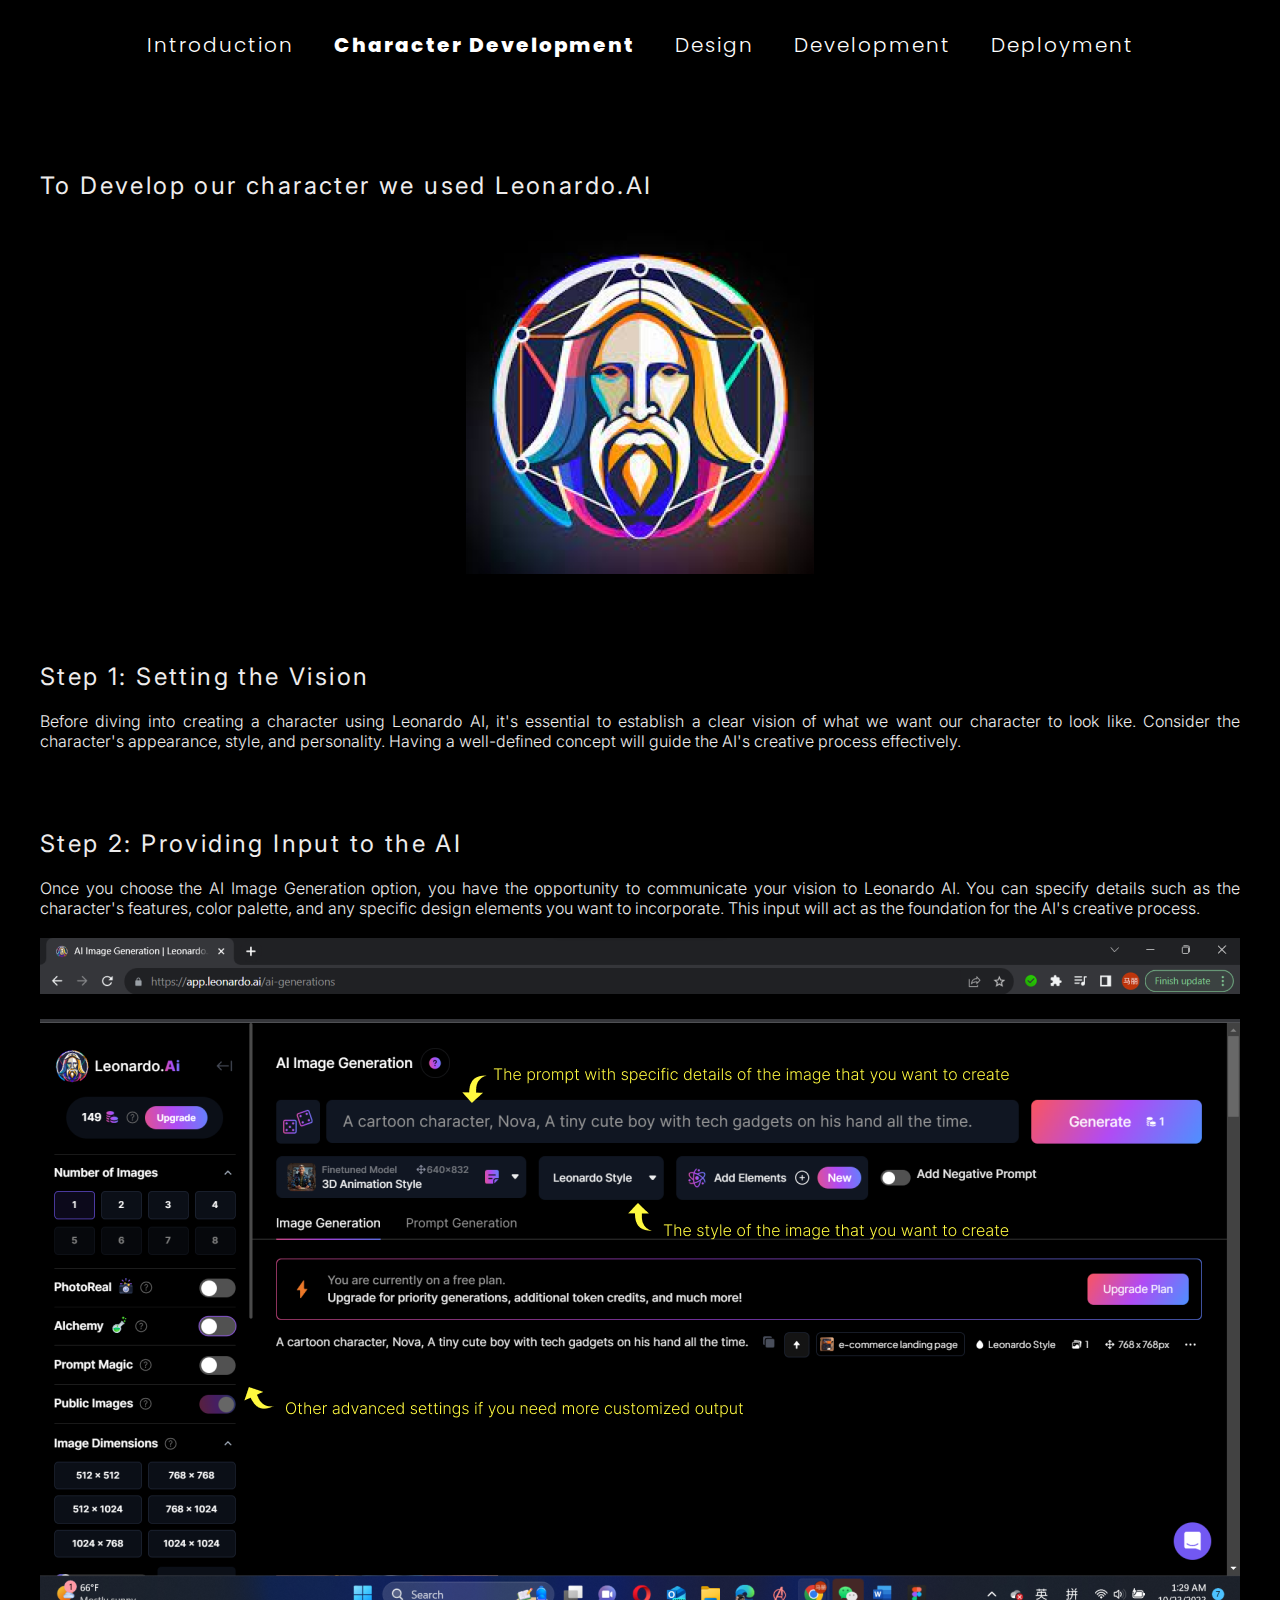
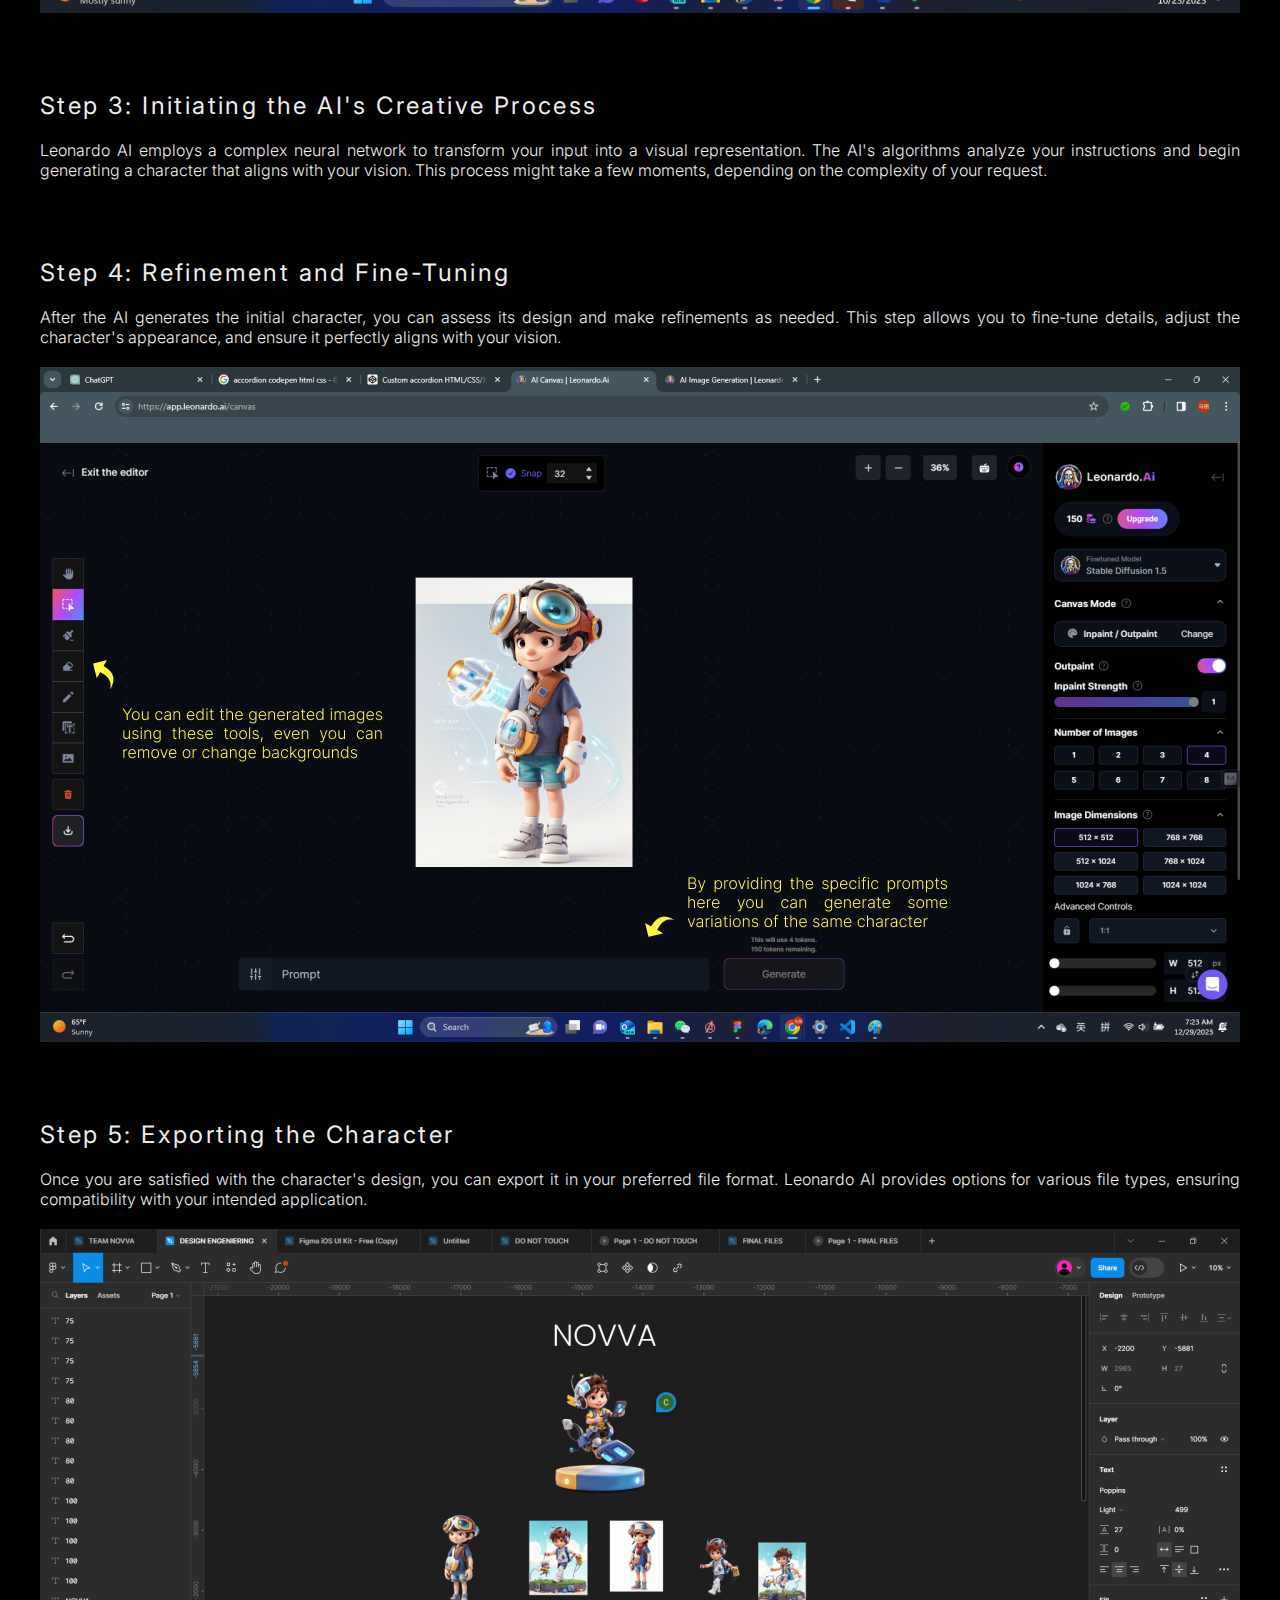
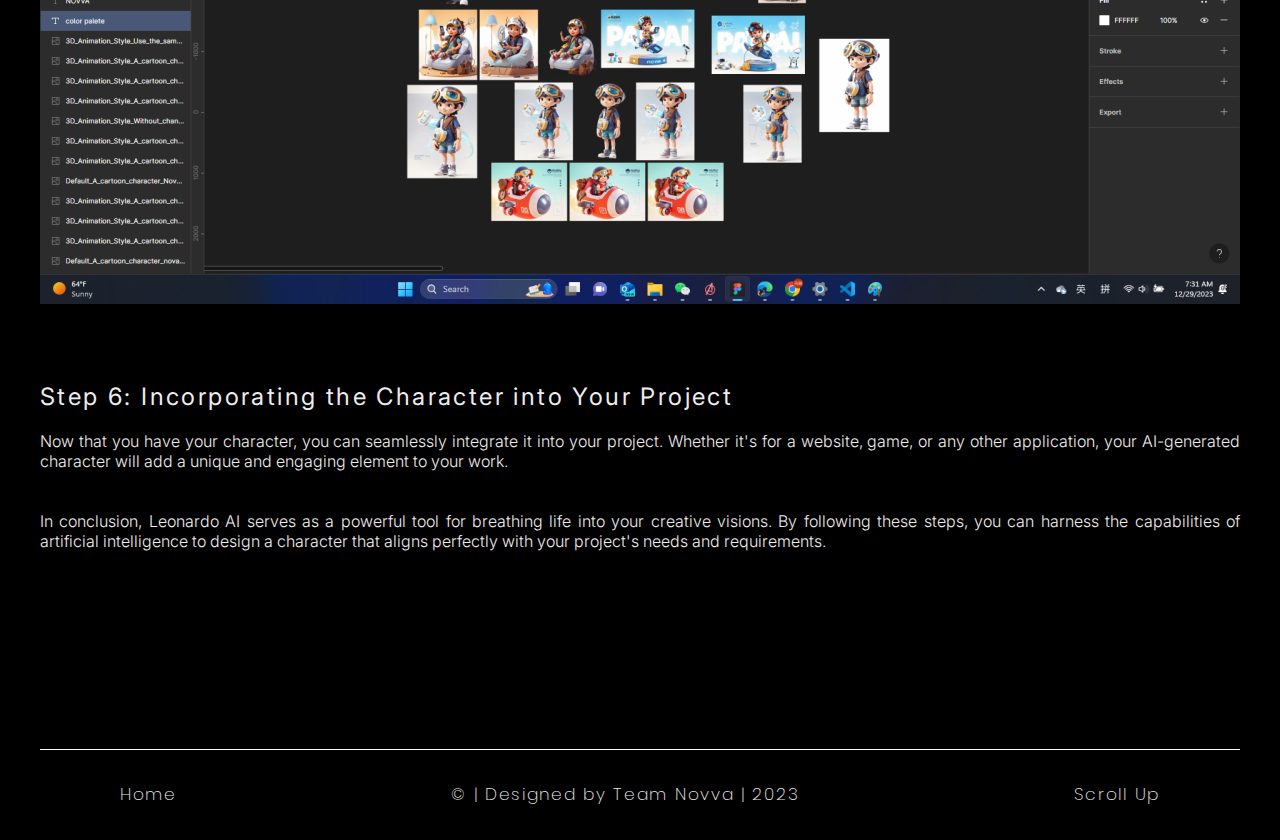
<file: ProjecctManagementTwo.html>
<!DOCTYPE html><html><head><meta charset="utf-8"><meta name="viewport" content="initial-scale=1, width=device-width"><link rel="stylesheet" href="ARSALAN.a49325b9.css"><link rel="stylesheet" href="ProjecctManagementTwo.a3a0b4fa.css"><link rel="stylesheet" href="https://fonts.googleapis.com/css2?family=Poppins:wght@200;300;400;600;800&display=swap"><link rel="stylesheet" href="https://fonts.googleapis.com/css2?family=Encode Sans:wght@100;300&display=swap"><link rel="stylesheet" href="https://fonts.googleapis.com/css2?family=Inter:wght@300;400;600&display=swap"></head><body> <div class="projecct-management-two"> <nav class="navigation-bar3" data-scroll-to="navigationBar"> <div class="introduction3" id="introductionText">Introduction</div> <div class="character-development3">Character Development</div> <div class="design13" id="designText">Design</div> <div class="design13" id="developmentText">Development</div> <div class="design13" id="deploymentText">Deployment</div> </nav> <div class="content2"> <div class="to-develop-our"> To Develop our character we used Leonardo.AI </div> <div class="imgleonardo"> <img class="img-one-icon" alt src="img-one@2x.9cd3e6f6.png"> </div> <div class="to-develop-our"> <p class="step-1-setting">&nbsp;</p> <p class="step-1-setting">&nbsp;</p> <p class="step-1-setting">Step 1: Setting the Vision</p> </div> <div class="before-diving-into"> Before diving into creating a character using Leonardo AI, it's essential to establish a clear vision of what we want our character to look like. Consider the character's appearance, style, and personality. Having a well-defined concept will guide the AI's creative process effectively. </div> <div class="to-develop-our"> <p class="step-1-setting">&nbsp;</p> <p class="step-1-setting">&nbsp;</p> <p class="step-1-setting">Step 2: Providing Input to the AI</p> </div> <div class="before-diving-into"> Once you choose the AI Image Generation option, you have the opportunity to communicate your vision to Leonardo AI. You can specify details such as the character's features, color palette, and any specific design elements you want to incorporate. This input will act as the foundation for the AI's creative process. </div> <img class="img1-icon" alt src="img1@2x.6a78d947.png"> <div class="to-develop-our"> <p class="step-1-setting">&nbsp;</p> <p class="step-1-setting">&nbsp;</p> <p class="step-1-setting"> Step 3: Initiating the AI's Creative Process </p> </div> <div class="before-diving-into"> Leonardo AI employs a complex neural network to transform your input into a visual representation. The AI's algorithms analyze your instructions and begin generating a character that aligns with your vision. This process might take a few moments, depending on the complexity of your request. </div> <div class="to-develop-our"> <p class="step-1-setting">&nbsp;</p> <p class="step-1-setting">&nbsp;</p> <p class="step-1-setting">Step 4: Refinement and Fine-Tuning</p> </div> <div class="before-diving-into"> After the AI generates the initial character, you can assess its design and make refinements as needed. This step allows you to fine-tune details, adjust the character's appearance, and ensure it perfectly aligns with your vision. </div> <img class="img1-icon" alt src="img2@2x.f9065335.png"> <div class="to-develop-our"> <p class="step-1-setting">&nbsp;</p> <p class="step-1-setting">&nbsp;</p> <p class="step-1-setting">Step 5: Exporting the Character</p> </div> <div class="before-diving-into"> Once you are satisfied with the character's design, you can export it in your preferred file format. Leonardo AI provides options for various file types, ensuring compatibility with your intended application. </div> <img class="img1-icon" alt src="img3@2x.a7cf77c0.png"> <div class="to-develop-our"> <p class="step-1-setting">&nbsp;</p> <p class="step-1-setting">&nbsp;</p> <p class="step-1-setting"> Step 6: Incorporating the Character into Your Project </p> </div> <div class="before-diving-into"> Now that you have your character, you can seamlessly integrate it into your project. Whether it's for a website, game, or any other application, your AI-generated character will add a unique and engaging element to your work. </div> <div class="before-diving-into"> <p class="step-1-setting">&nbsp;</p> <p class="step-1-setting"> In conclusion, Leonardo AI serves as a powerful tool for breathing life into your creative visions. By following these steps, you can harness the capabilities of artificial intelligence to design a character that aligns perfectly with your project's needs and requirements. </p> </div> </div> <footer class="footer9"> <footer class="footer-section3"> <div class="home-button3" id="homeButtonContainer"> <div class="home5">Home</div> </div> <div class="copyright8"> <div class="home5">© | Designed by Team Novva | 2023</div> </div> <div class="scroll-up-button3" id="scrollUpButton"> <div class="home5">Scroll Up</div> </div> </footer> </footer> </div> <script>var e=document.getElementById("introductionText");e&&e.addEventListener("click",function(e){window.location.href="./ProjectManagementOne.html"});var t=document.getElementById("designText");t&&t.addEventListener("click",function(e){window.location.href="./ProjectManagementThree.html"});var n=document.getElementById("developmentText");n&&n.addEventListener("click",function(e){window.location.href="./ProjectManagementFour.html"});var o=document.getElementById("deploymentText");o&&o.addEventListener("click",function(e){window.location.href="./ProjectManagementFive.html"});var c=document.getElementById("homeButtonContainer");c&&c.addEventListener("click",function(e){window.location.href="./HomePage.html"});var i=document.getElementById("scrollUpButton");i&&i.addEventListener("click",function(){var e=document.querySelector("[data-scroll-to='navigationBar']");e&&e.scrollIntoView({block:"start",behavior:"smooth"})});</script> </body></html>
</file>
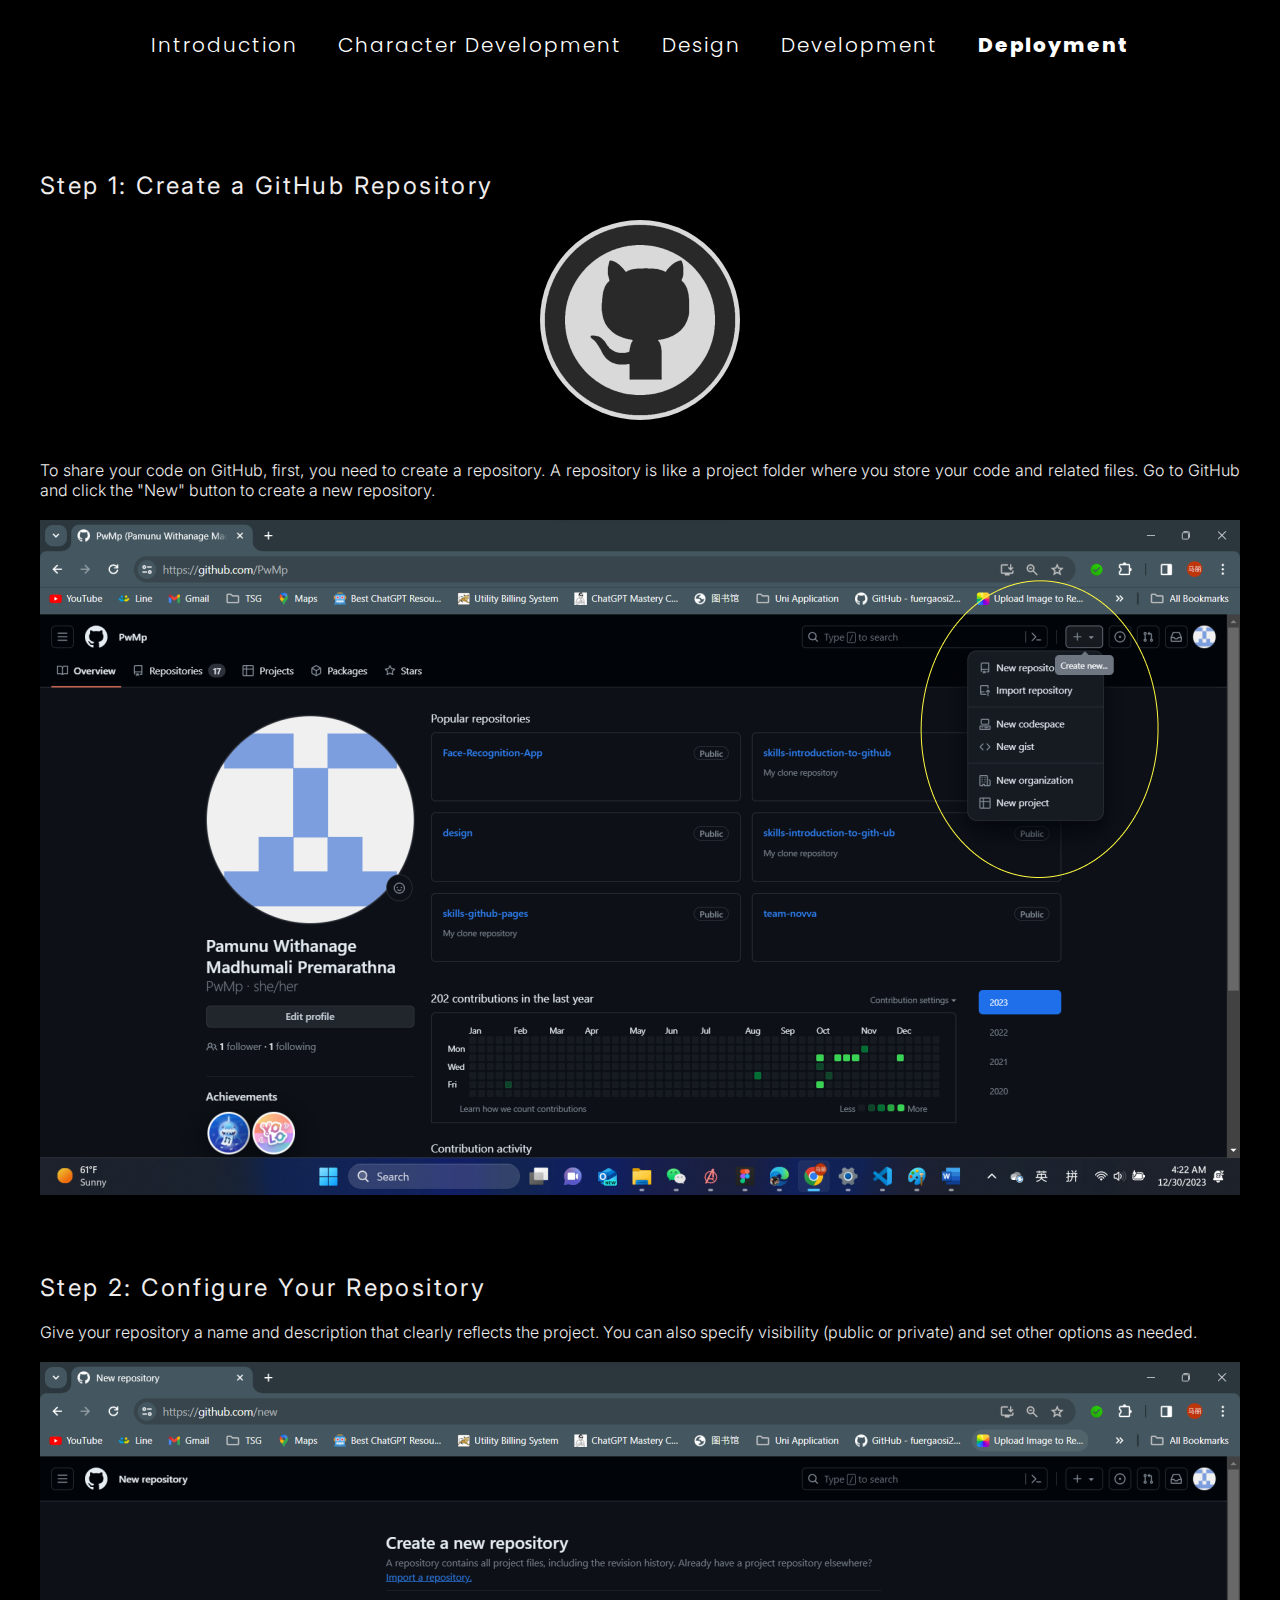
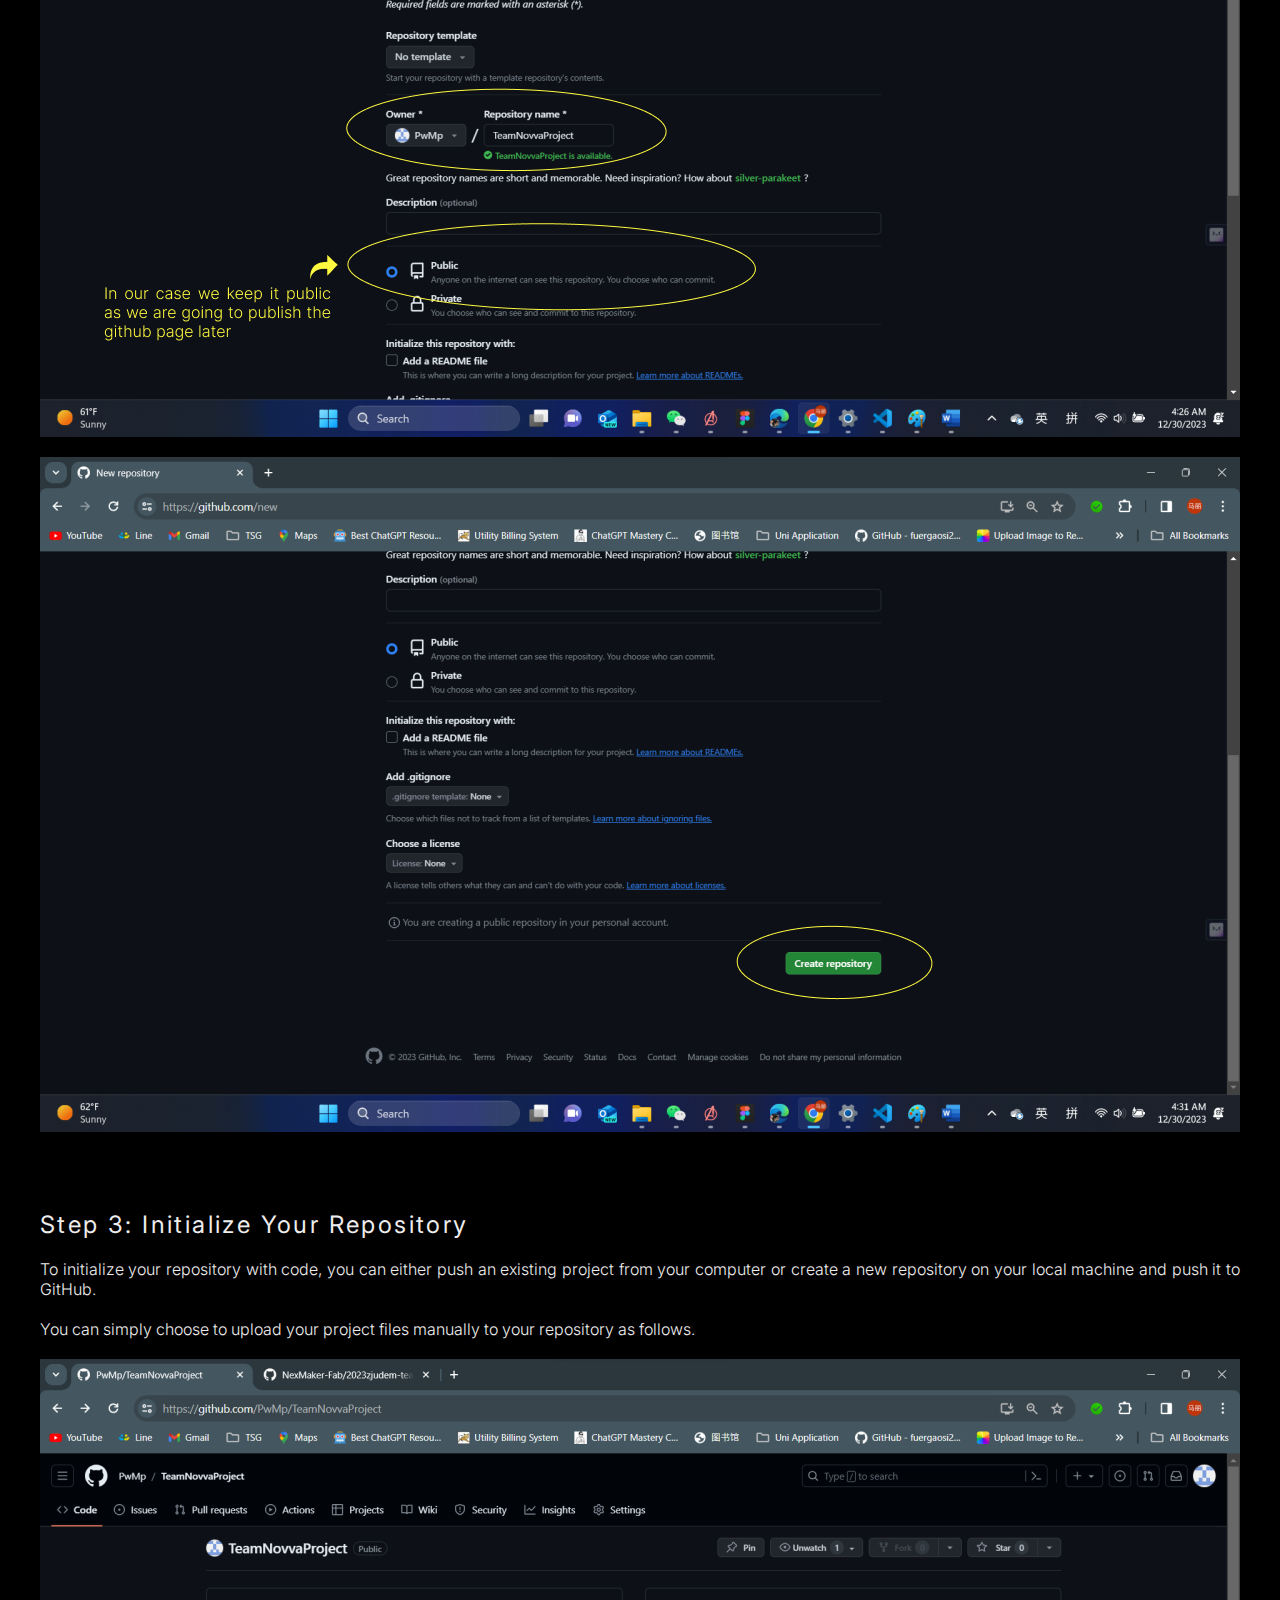
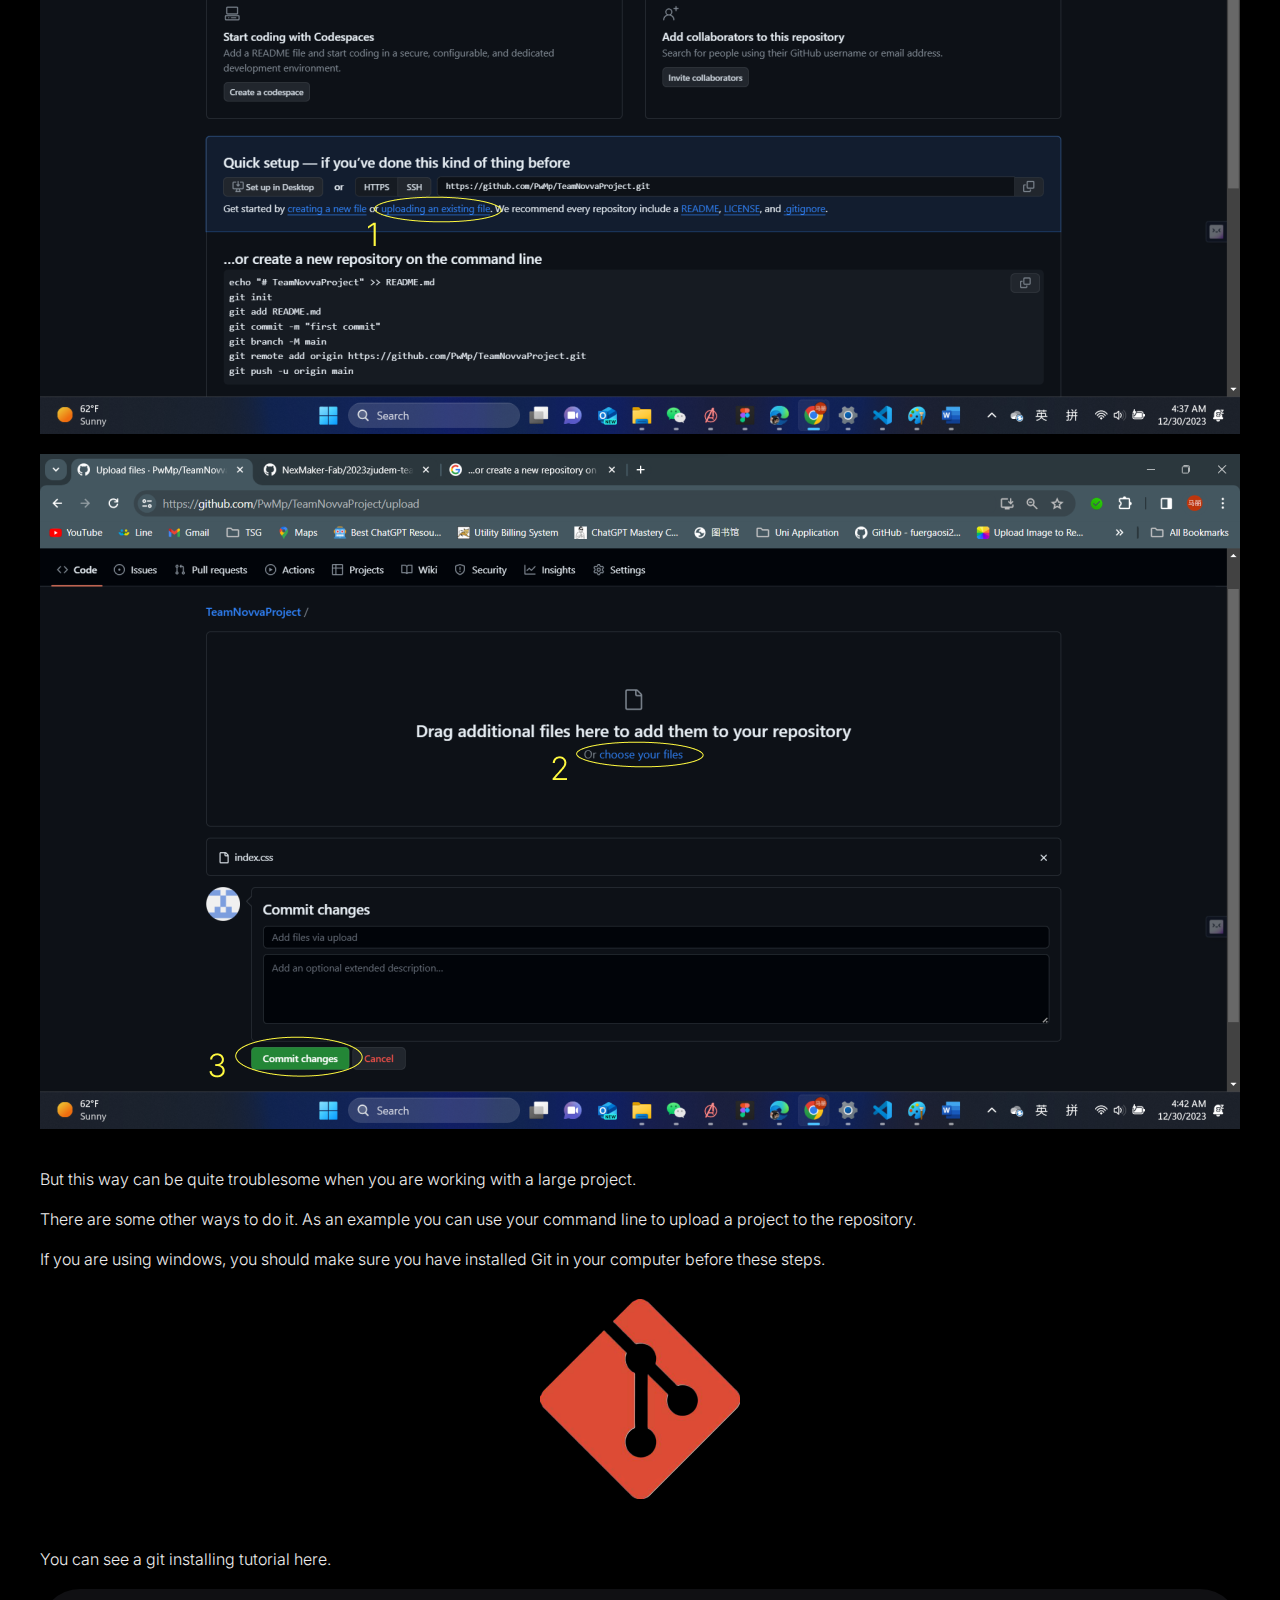
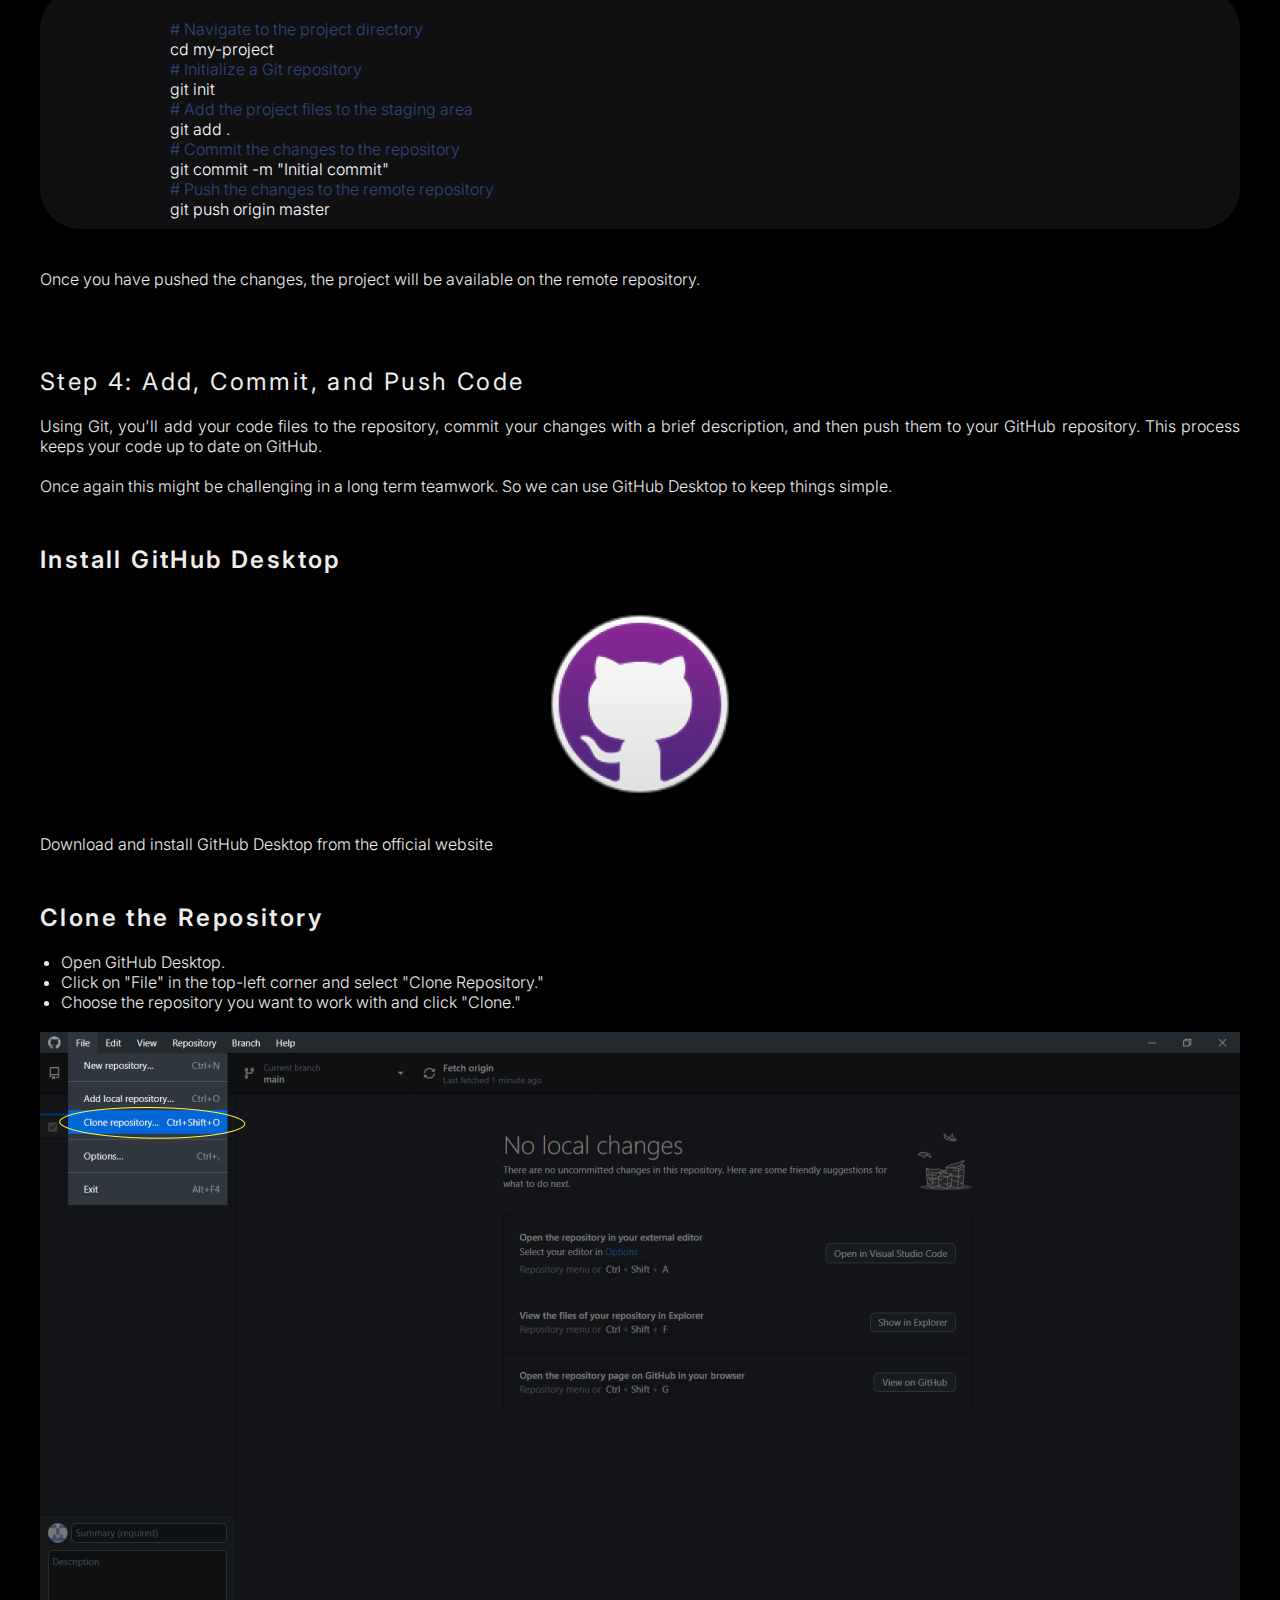
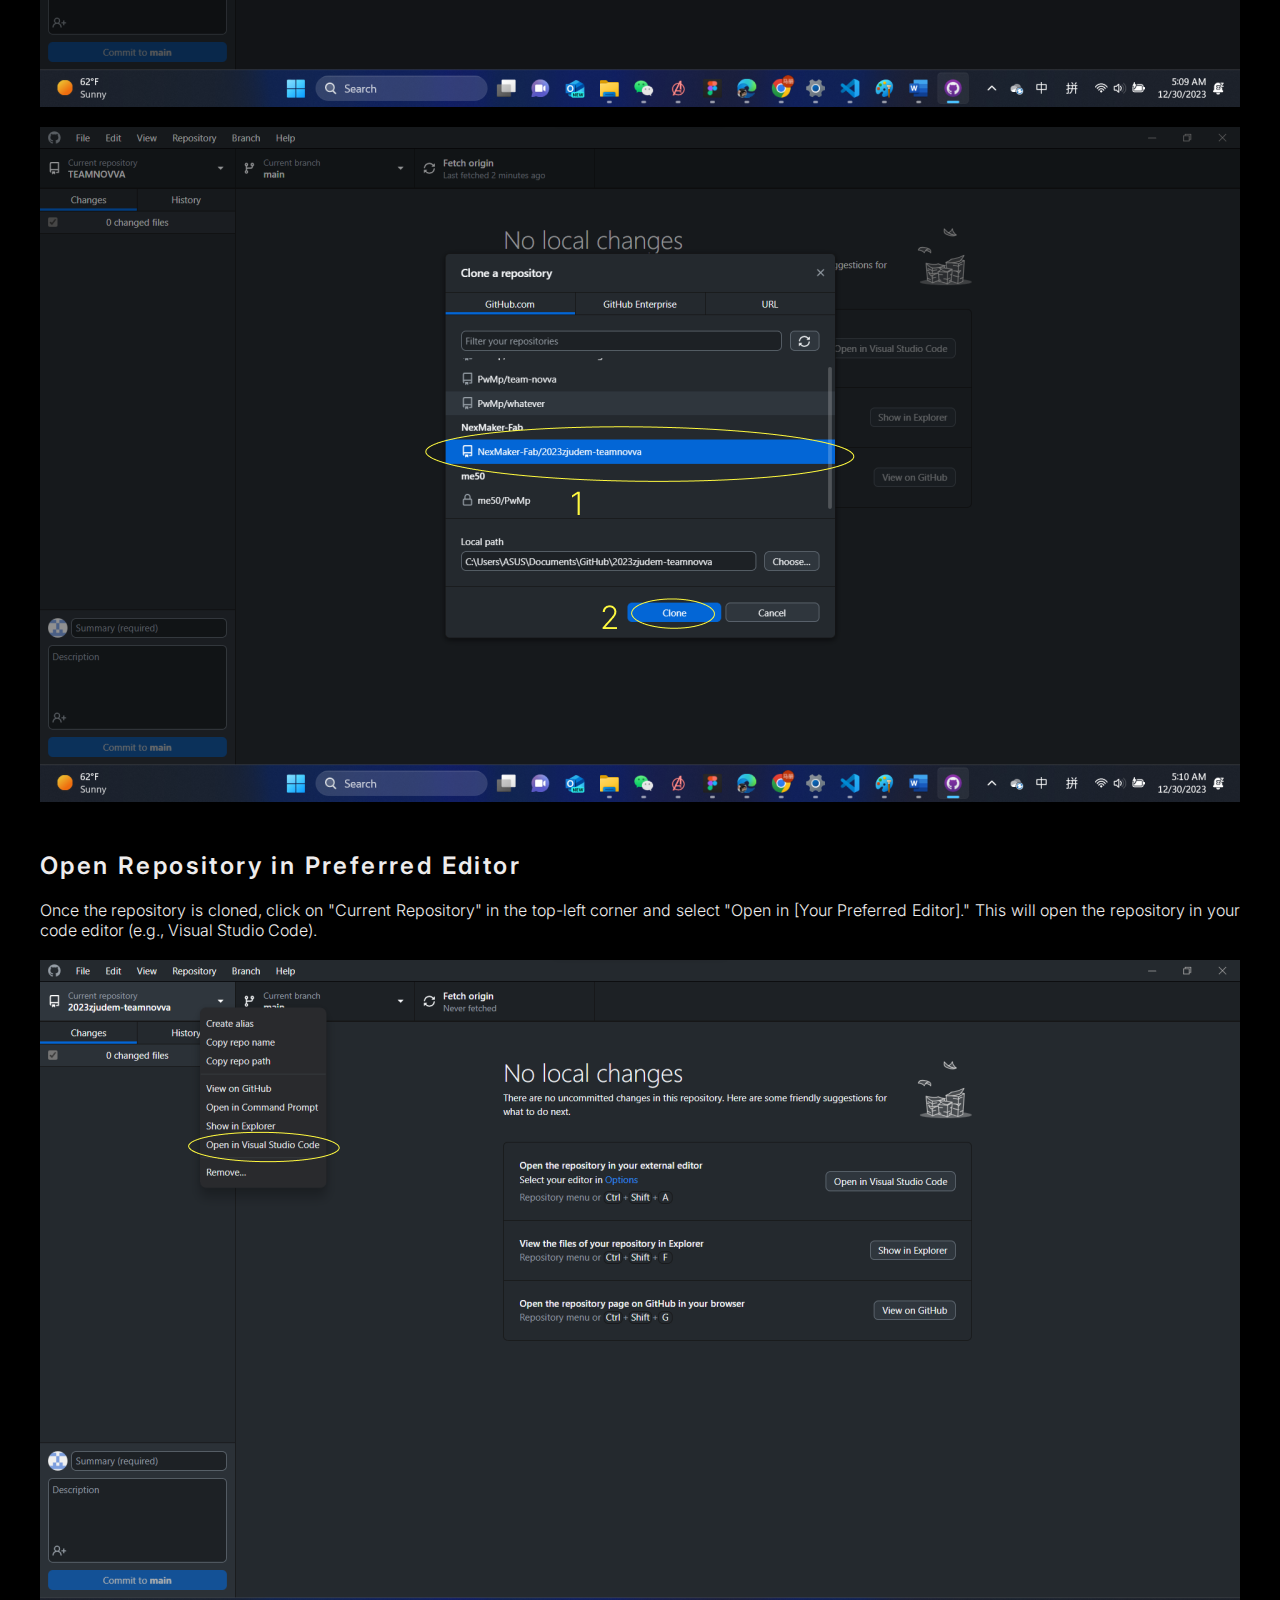
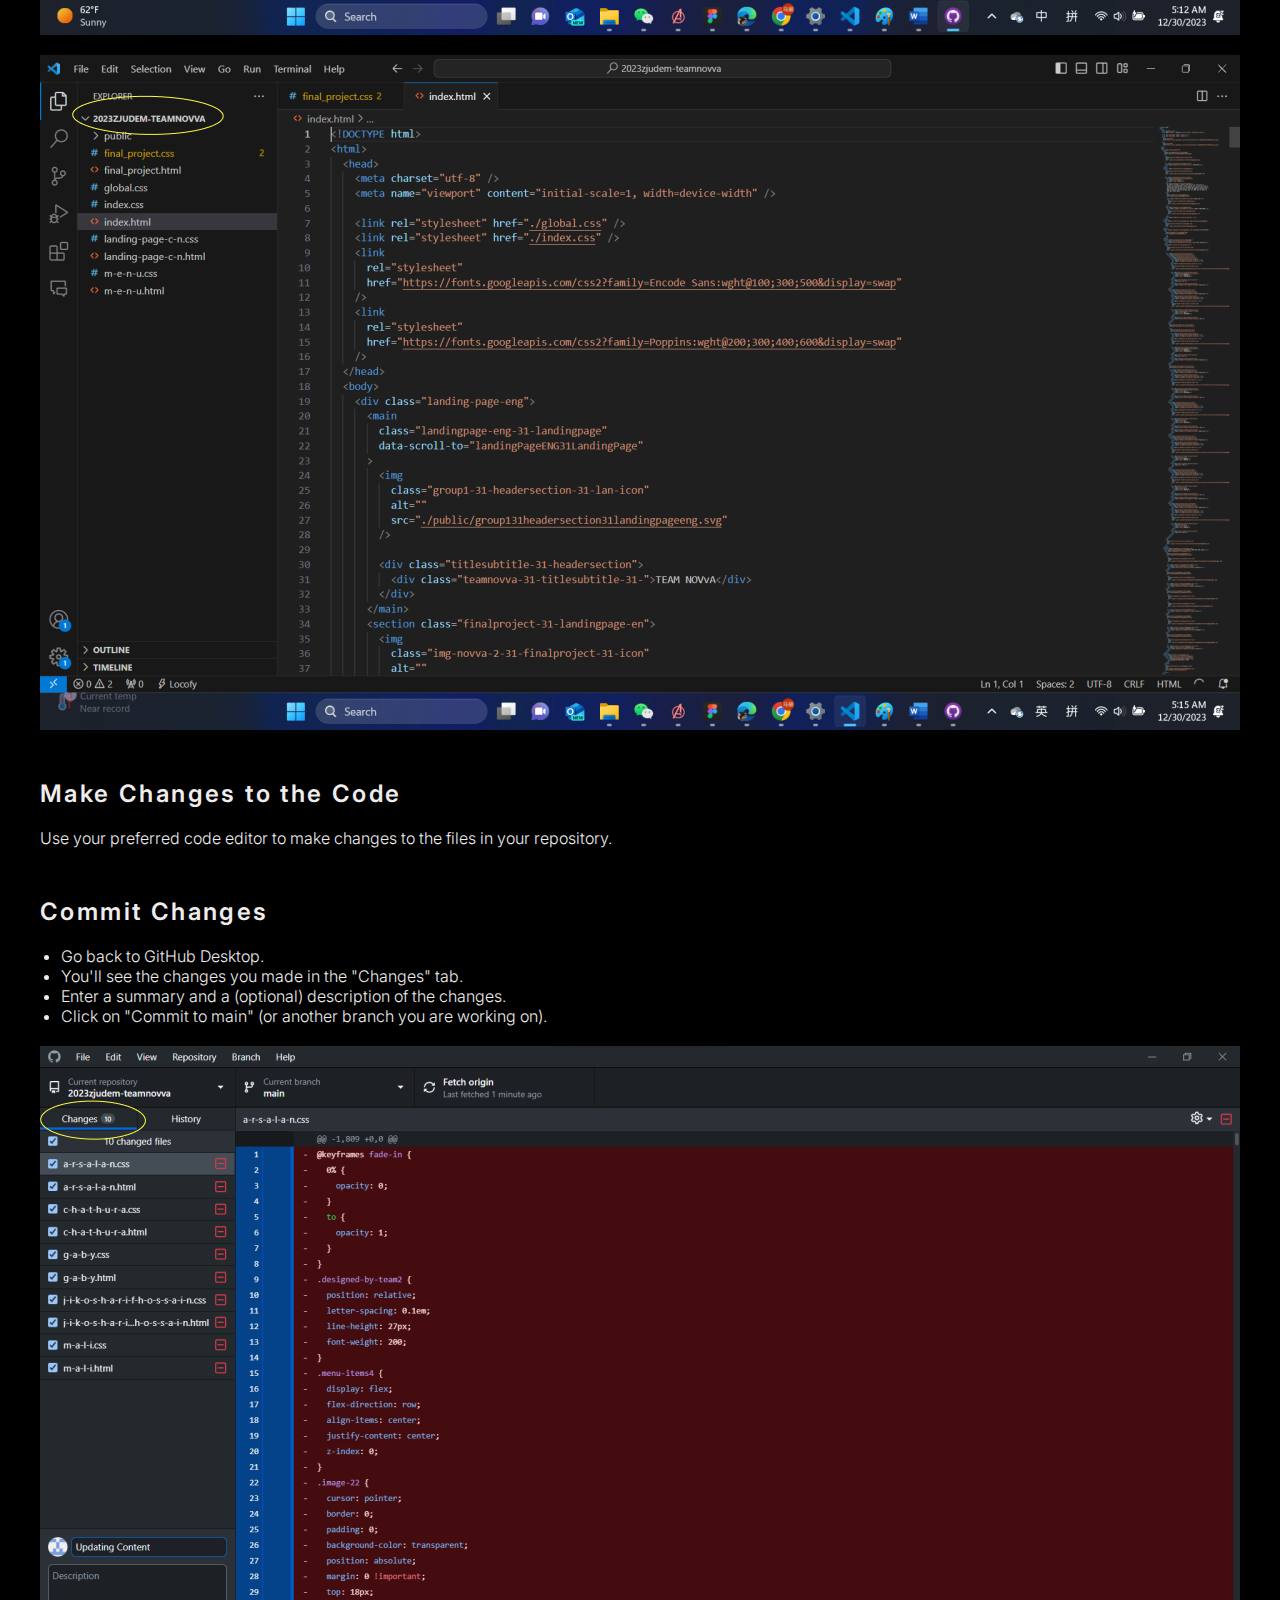
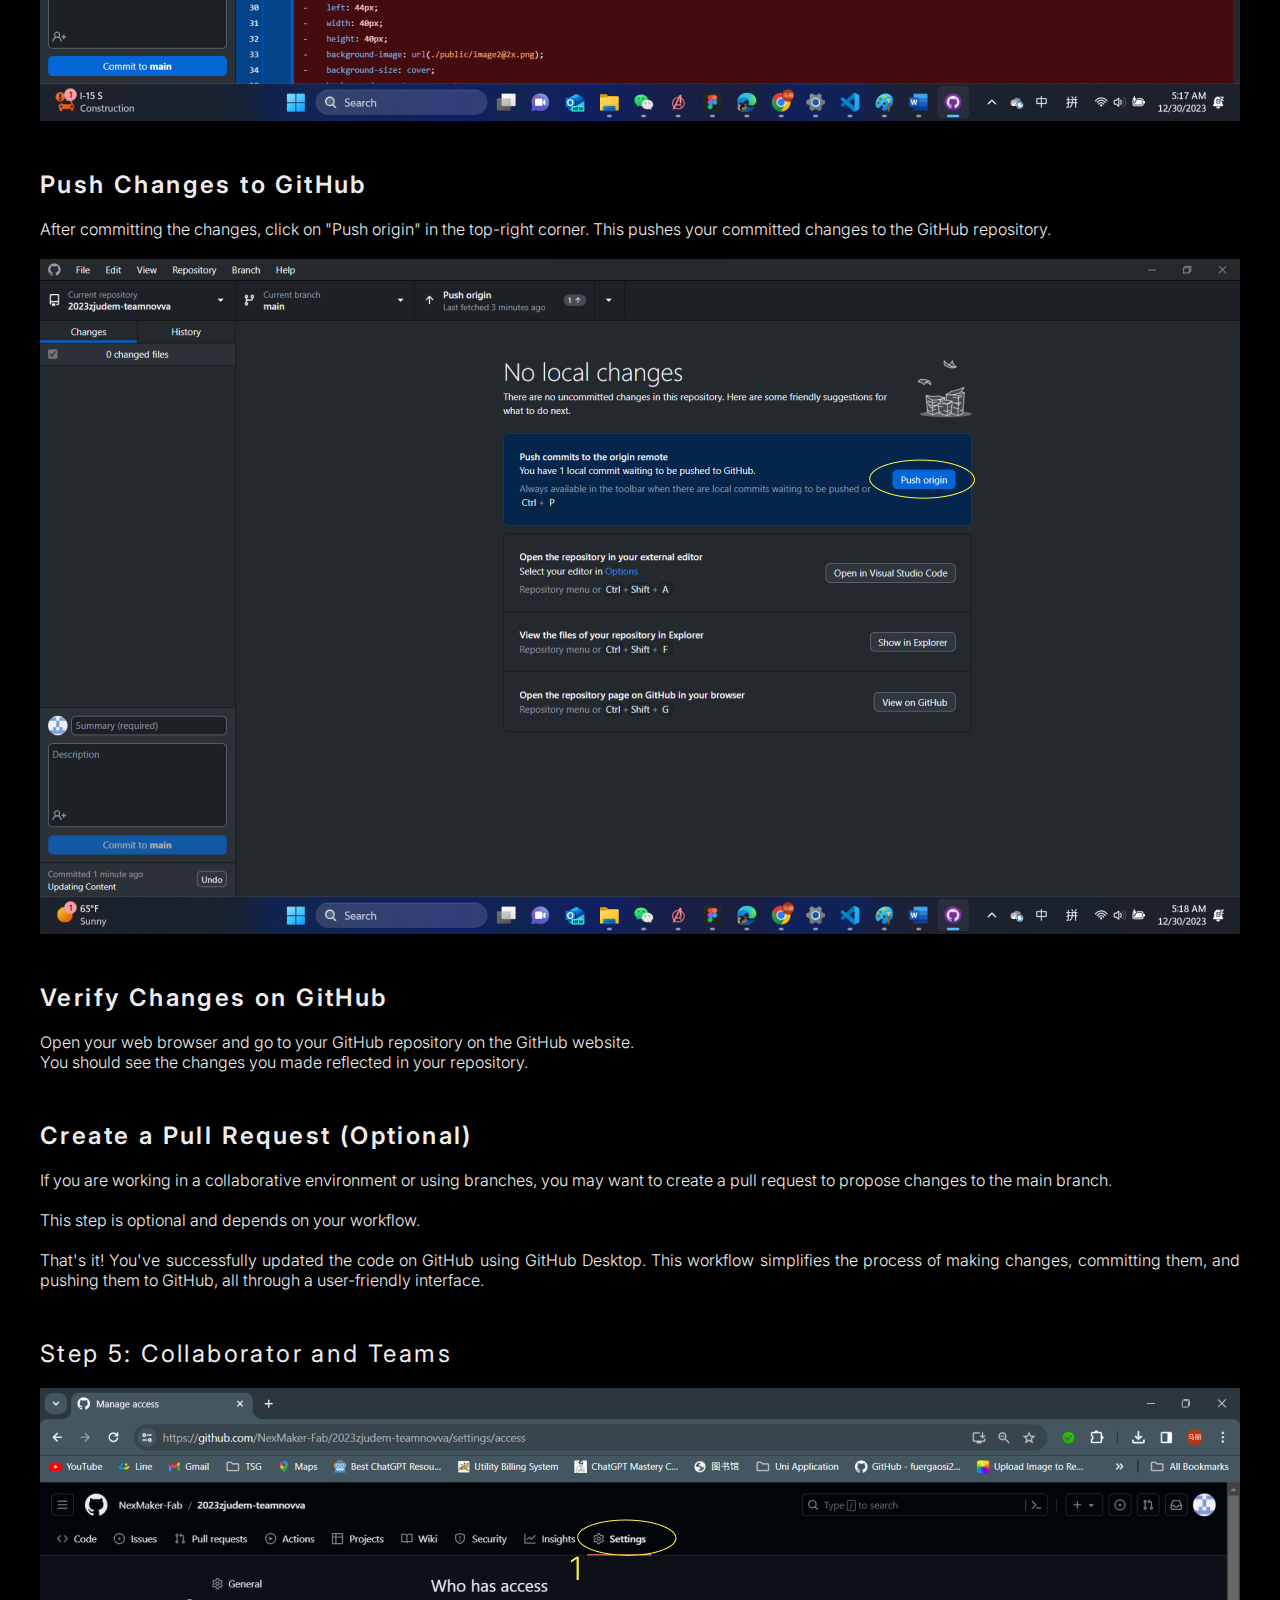
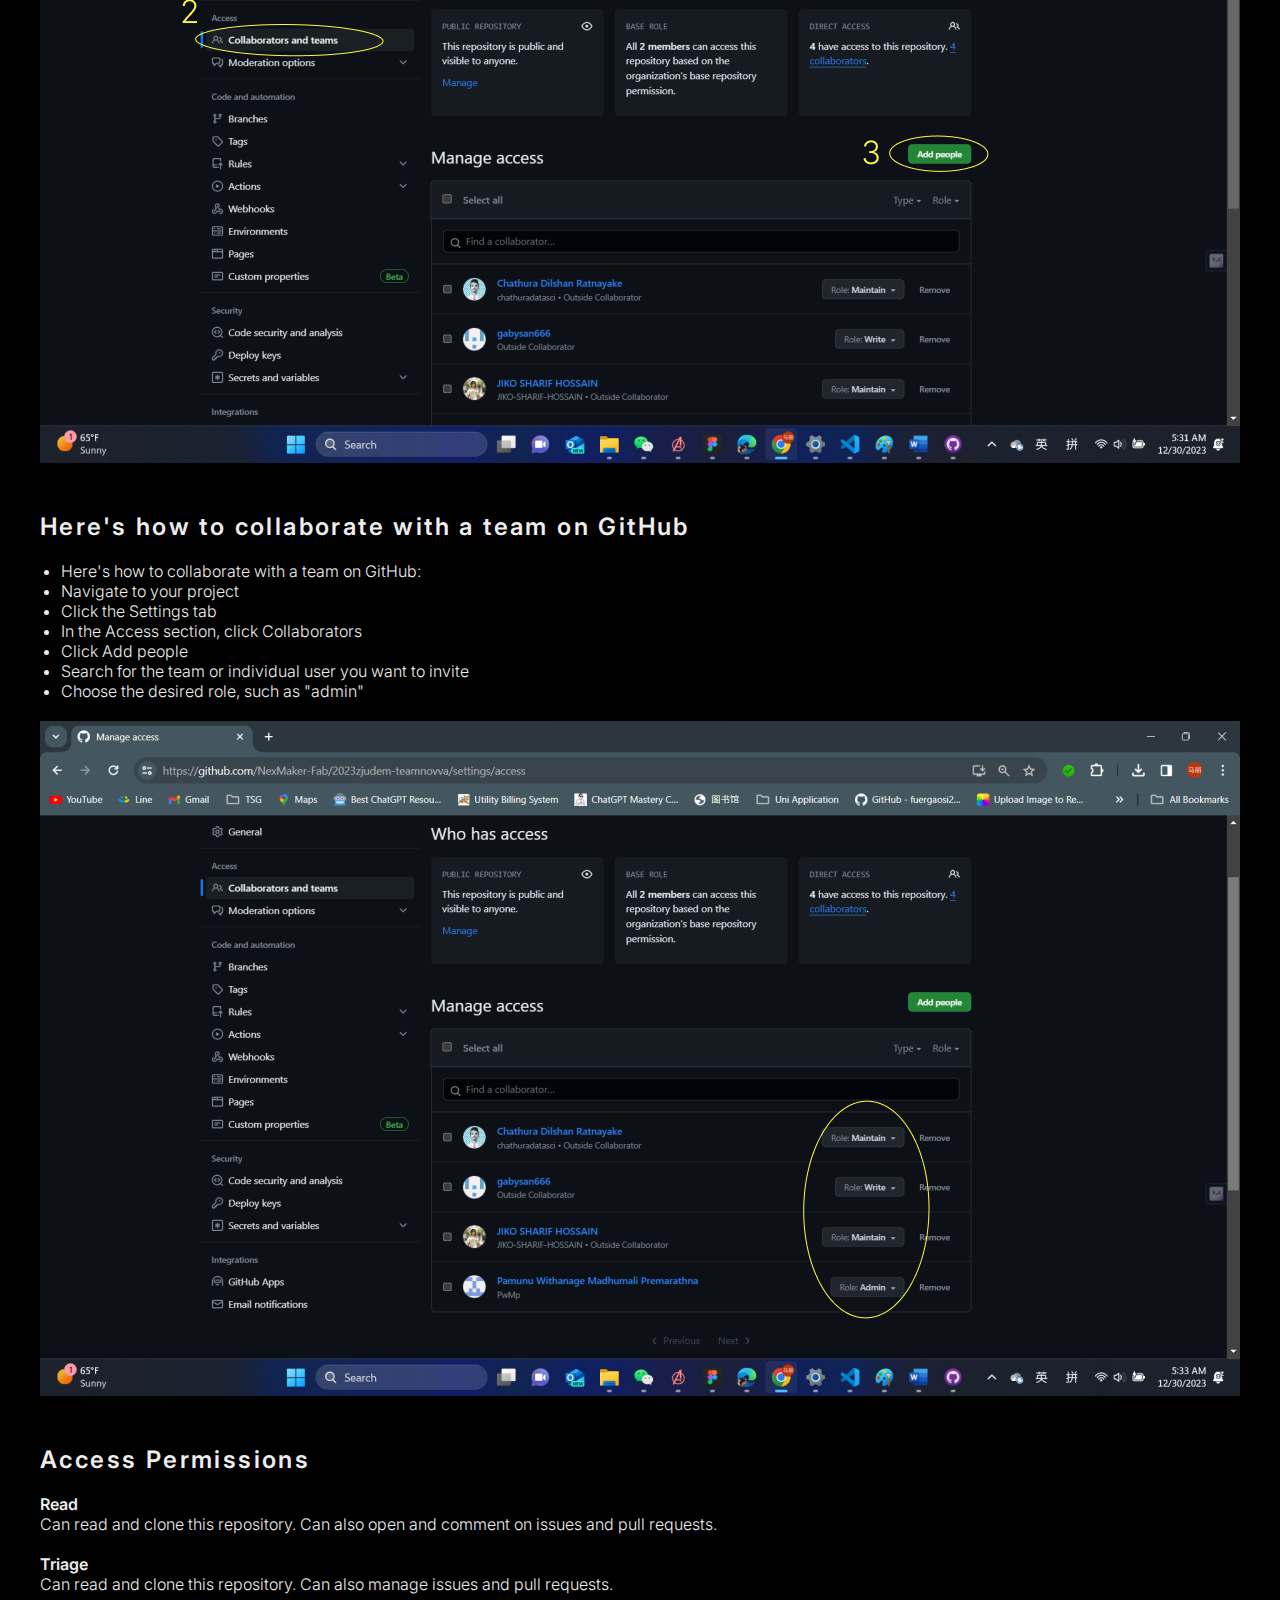
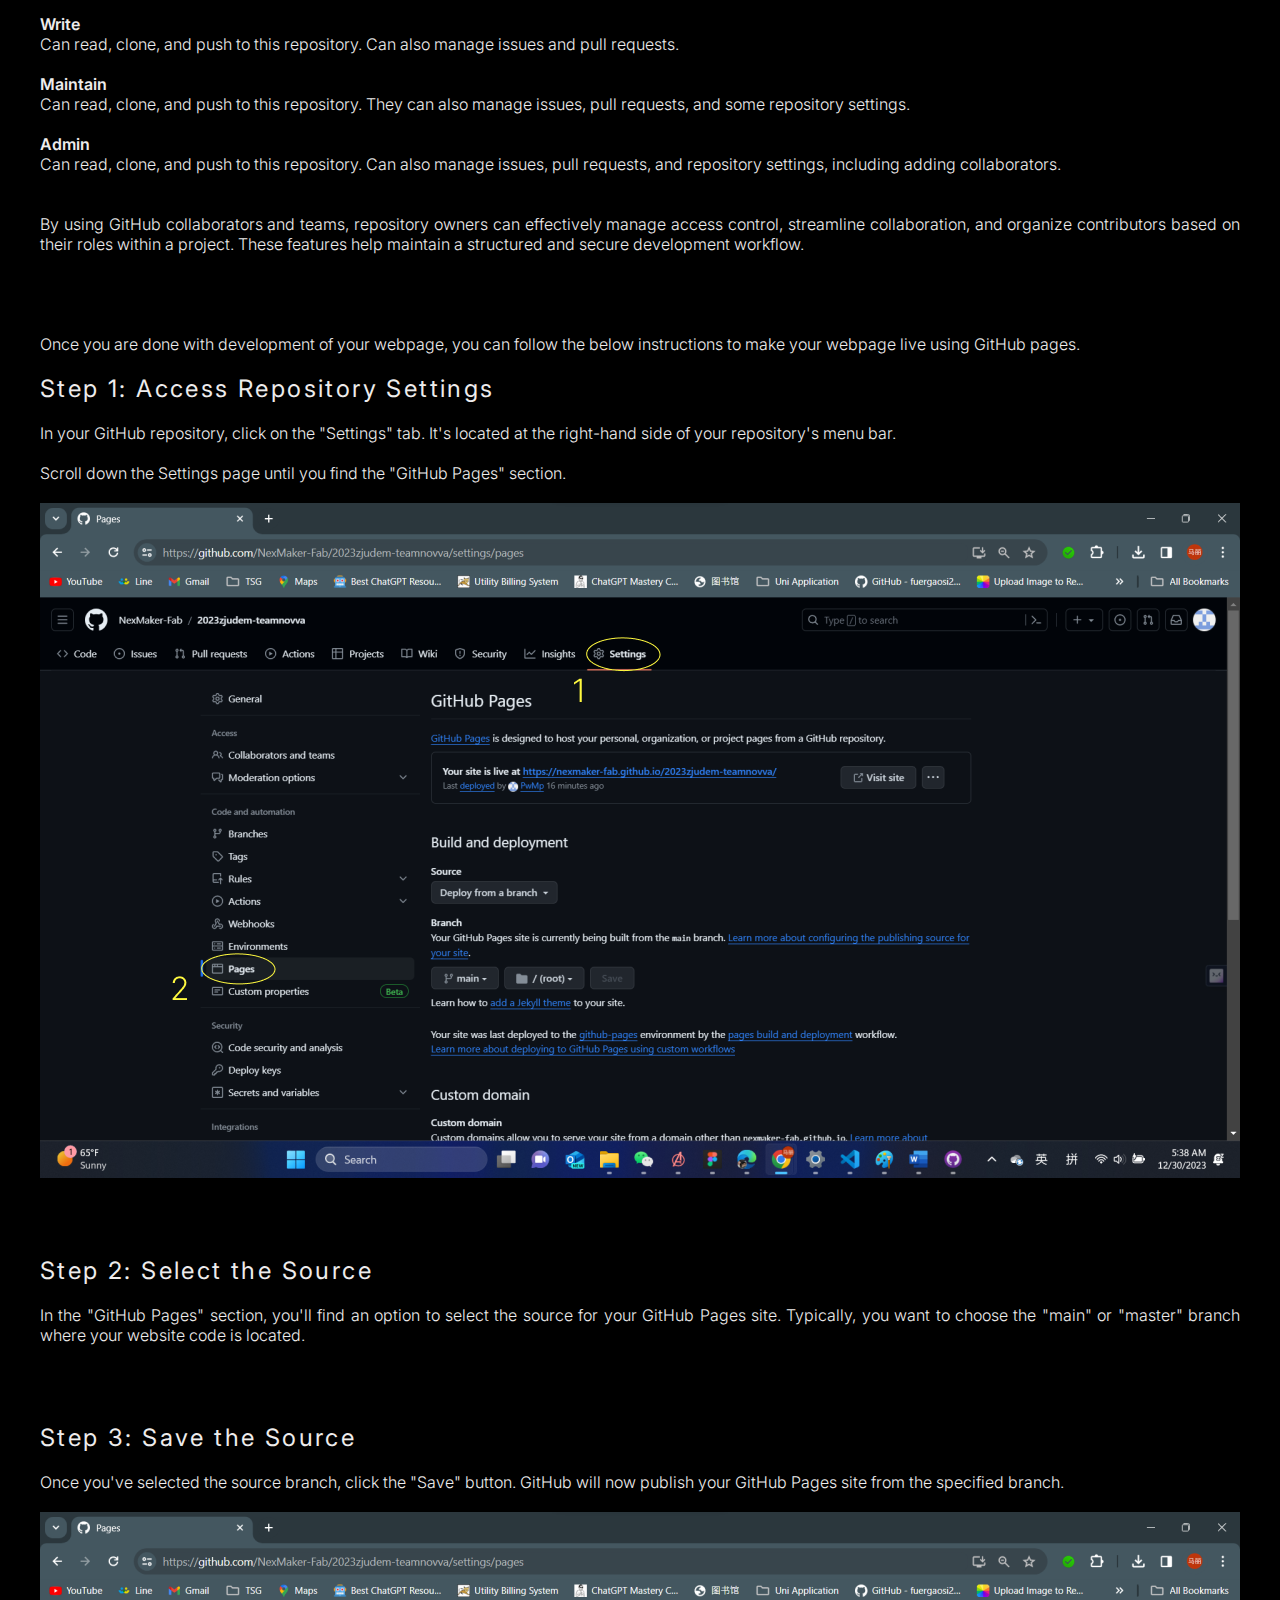
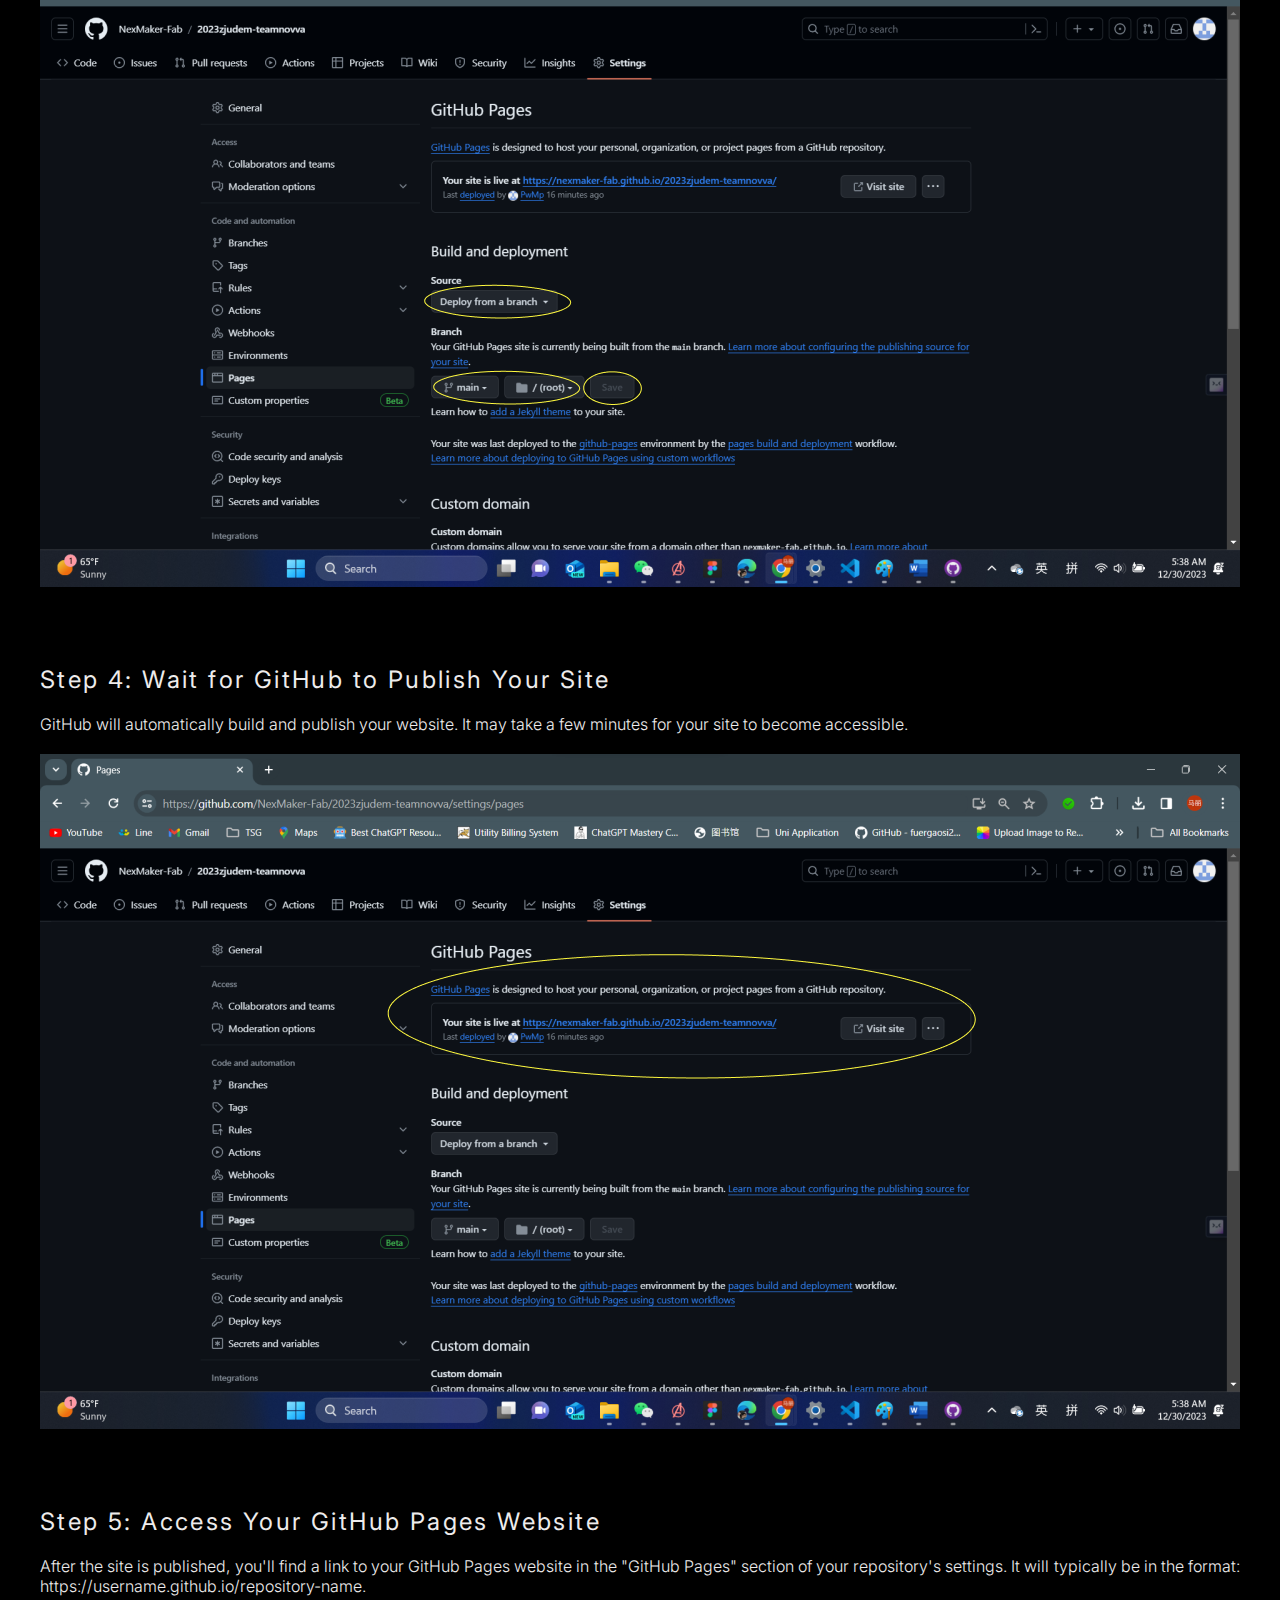
<file: ProjectManagementFive.html>
<!DOCTYPE html><html><head><meta charset="utf-8"><meta name="viewport" content="initial-scale=1, width=device-width"><link rel="stylesheet" href="ARSALAN.a49325b9.css"><link rel="stylesheet" href="ProjectManagementFive.2daf9e8f.css"><link rel="stylesheet" href="https://fonts.googleapis.com/css2?family=Poppins:wght@200;300;400;600;800&display=swap"><link rel="stylesheet" href="https://fonts.googleapis.com/css2?family=Encode Sans:wght@100;300&display=swap"><link rel="stylesheet" href="https://fonts.googleapis.com/css2?family=Inter:wght@300;400;600&display=swap"></head><body> <div class="project-management-five"> <nav class="navigation-bar" data-scroll-to="navigationBar"> <div class="introduction" id="introductionText">Introduction</div> <div class="character-development" id="characterDevelopmentText"> Character Development </div> <div class="character-development" id="designText">Design</div> <div class="character-development" id="developmentText"> Development </div> <div class="deployment">Deployment</div> </nav> <div class="contents"> <div class="step-1-create">Step 1: Create a GitHub Repository</div> <div class="github-icon"> <div class="github-icon1"></div> <img class="github-icon2" alt src="github-icon@2x.348962fe.png"> </div> <div class="to-share-your-container"> <p class="to-share-your">&nbsp;</p> <p class="to-share-your"> To share your code on GitHub, first, you need to create a repository. A repository is like a project folder where you store your code and related files. Go to GitHub and click the "New" button to create a new repository. </p> </div> <img class="img29-icon" alt src="img29@2x.ca657795.png"> <div class="step-1-create"> <p class="to-share-your">&nbsp;</p> <p class="to-share-your">&nbsp;</p> <p class="to-share-your">Step 2: Configure Your Repository</p> </div> <div class="to-share-your-container"> Give your repository a name and description that clearly reflects the project. You can also specify visibility (public or private) and set other options as needed. </div> <img class="img29-icon" alt src="img30@2x.6758b1a5.png"> <img class="img29-icon" alt src="img31@2x.4cea830e.png"> <div class="step-1-create"> <p class="to-share-your">&nbsp;</p> <p class="to-share-your">&nbsp;</p> <p class="to-share-your">Step 3: Initialize Your Repository</p> </div> <div class="to-share-your-container"> To initialize your repository with code, you can either push an existing project from your computer or create a new repository on your local machine and push it to GitHub. </div> <div class="to-share-your-container"> You can simply choose to upload your project files manually to your repository as follows. </div> <img class="img29-icon" alt src="img32@2x.5378bf42.png"> <img class="img29-icon" alt src="img33@2x.2aea870f.png"> <div class="to-share-your-container"> <p class="to-share-your">&nbsp;</p> <p class="to-share-your"> But this way can be quite troublesome when you are working with a large project. </p> </div> <div class="to-share-your-container"> There are some other ways to do it. As an example you can use your command line to upload a project to the repository. </div> <div class="to-share-your-container"> If you are using windows, you should make sure you have installed Git in your computer before these steps. </div> <div class="git-icon"> <img class="git-icon1" alt src="git-icon@2x.e636267f.png"> </div> <div class="to-share-your-container"> <p class="to-share-your">&nbsp;</p> <p class="to-share-your"> You can see a git installing tutorial here. </p> </div> <div class="code"> <div class="navigate-to-the-container"> <p class="to-share-your">&nbsp;</p> <p class="navigate-to-the"># Navigate to the project directory</p> <p class="to-share-your">cd my-project</p> <p class="to-share-your"></p> <p class="navigate-to-the"># Initialize a Git repository</p> <p class="to-share-your">git init</p> <p class="to-share-your"></p> <p class="navigate-to-the"> # Add the project files to the staging area </p> <p class="to-share-your">git add .</p> <p class="to-share-your"></p> <p class="navigate-to-the"> # Commit the changes to the repository </p> <p class="to-share-your">git commit -m "Initial commit"</p> <p class="to-share-your"></p> <p class="navigate-to-the"> <span># Push the changes to the remote repository</span> <span class="span"> </span> </p> <p class="to-share-your">git push origin master</p> </div> </div> <div class="to-share-your-container"> <p class="to-share-your">&nbsp;</p> <p class="to-share-your"> Once you have pushed the changes, the project will be available on the remote repository. </p> </div> <div class="step-1-create"> <p class="to-share-your">&nbsp;</p> <p class="to-share-your">&nbsp;</p> <p class="to-share-your">Step 4: Add, Commit, and Push Code</p> </div> <div class="to-share-your-container"> Using Git, you'll add your code files to the repository, commit your changes with a brief description, and then push them to your GitHub repository. This process keeps your code up to date on GitHub. </div> <div class="to-share-your-container"> Once again this might be challenging in a long term teamwork. So we can use GitHub Desktop to keep things simple. </div> <div class="install-github-desktop-container"> <p class="to-share-your">&nbsp;</p> <p class="to-share-your">Install GitHub Desktop</p> </div> <div class="git-icon"> <img class="git-icon1" alt src="desktop-icon@2x.eedae9ce.png"> </div> <div class="to-share-your-container"> Download and install GitHub Desktop from the official website </div> <div class="install-github-desktop-container"> <p class="to-share-your">&nbsp;</p> <p class="to-share-your">Clone the Repository</p> </div> <div class="to-share-your-container"> <ul class="open-github-desktop-click-on"> <li class="open-github-desktop">Open GitHub Desktop.</li> <li class="open-github-desktop"> Click on "File" in the top-left corner and select "Clone Repository." </li> <li> Choose the repository you want to work with and click "Clone." </li> </ul> </div> <img class="img29-icon" alt src="img34@2x.8f869b7e.png"> <img class="img29-icon" alt src="img35@2x.c3c9e765.png"> <div class="install-github-desktop-container"> <p class="to-share-your">&nbsp;</p> <p class="to-share-your">Open Repository in Preferred Editor</p> </div> <div class="to-share-your-container"> Once the repository is cloned, click on "Current Repository" in the top-left corner and select "Open in [Your Preferred Editor]." This will open the repository in your code editor (e.g., Visual Studio Code). </div> <img class="img29-icon" alt src="img36@2x.29e059c8.png"> <img class="img29-icon" alt src="img37@2x.7e3cb0e5.png"> <div class="install-github-desktop-container"> <p class="to-share-your">&nbsp;</p> <p class="to-share-your">Make Changes to the Code</p> </div> <div class="to-share-your-container"> Use your preferred code editor to make changes to the files in your repository. </div> <div class="install-github-desktop-container"> <p class="to-share-your">&nbsp;</p> <p class="to-share-your">Commit Changes</p> </div> <div class="to-share-your-container"> <ul class="open-github-desktop-click-on"> <li class="open-github-desktop">Go back to GitHub Desktop.</li> <li class="open-github-desktop"> You'll see the changes you made in the "Changes" tab. </li> <li class="open-github-desktop"> Enter a summary and a (optional) description of the changes. </li> <li> Click on "Commit to main" (or another branch you are working on). </li> </ul> </div> <img class="img29-icon" alt src="img38@2x.370fe36f.png"> <div class="install-github-desktop-container"> <p class="to-share-your">&nbsp;</p> <p class="to-share-your">Push Changes to GitHub</p> </div> <div class="to-share-your-container"> After committing the changes, click on "Push origin" in the top-right corner. This pushes your committed changes to the GitHub repository. </div> <img class="img29-icon" alt src="img39@2x.352cbcf9.png"> <div class="install-github-desktop-container"> <p class="to-share-your">&nbsp;</p> <p class="to-share-your">Verify Changes on GitHub</p> </div> <div class="to-share-your-container"> <p class="to-share-your"> Open your web browser and go to your GitHub repository on the GitHub website. </p> <p class="to-share-your"> You should see the changes you made reflected in your repository. </p> </div> <div class="install-github-desktop-container"> <p class="to-share-your">&nbsp;</p> <p class="to-share-your">Create a Pull Request (Optional)</p> </div> <div class="to-share-your-container"> If you are working in a collaborative environment or using branches, you may want to create a pull request to propose changes to the main branch. </div> <div class="to-share-your-container"> This step is optional and depends on your workflow. </div> <div class="to-share-your-container"> That's it! You've successfully updated the code on GitHub using GitHub Desktop. This workflow simplifies the process of making changes, committing them, and pushing them to GitHub, all through a user-friendly interface. </div> <div class="step-1-create"> <p class="to-share-your">&nbsp;</p> <p class="to-share-your">Step 5: Collaborator and Teams</p> </div> <img class="img29-icon" alt src="img40@2x.a239c9d8.png"> <div class="install-github-desktop-container"> <p class="to-share-your">&nbsp;</p> <p class="to-share-your"> Here's how to collaborate with a team on GitHub </p> </div> <div class="to-share-your-container"> <ul class="open-github-desktop-click-on"> <li class="open-github-desktop"> Here's how to collaborate with a team on GitHub: </li> <li class="open-github-desktop">Navigate to your project</li> <li class="open-github-desktop">Click the Settings tab</li> <li class="open-github-desktop"> In the Access section, click Collaborators </li> <li class="open-github-desktop">Click Add people</li> <li class="open-github-desktop"> Search for the team or individual user you want to invite </li> <li>Choose the desired role, such as "admin"</li> </ul> </div> <img class="img29-icon" alt src="img41@2x.a3a48154.png"> <div class="install-github-desktop-container"> <p class="to-share-your">&nbsp;</p> <p class="to-share-your">Access Permissions</p> </div> <div class="read-can-read-container"> <p class="read">Read</p> <p class="can-read-and"> Can read and clone this repository. Can also open and comment on issues and pull requests. </p> <p class="can-read-and">&nbsp;</p> <p class="to-share-your"> <span class="triage1">Triage</span> <span class="span1"> </span> </p> <p class="can-read-and"> Can read and clone this repository. Can also manage issues and pull requests. </p> <p class="can-read-and">&nbsp;</p> <p class="read">Write</p> <p class="can-read-and"> Can read, clone, and push to this repository. Can also manage issues and pull requests. </p> <p class="can-read-and">&nbsp;</p> <p class="read">Maintain</p> <p class="can-read-and"> Can read, clone, and push to this repository. They can also manage issues, pull requests, and some repository settings. </p> <p class="can-read-and">&nbsp;</p> <p class="to-share-your"> <span class="triage1">Admin</span> <span class="span1"> </span> </p> <p class="can-read-and"> Can read, clone, and push to this repository. Can also manage issues, pull requests, and repository settings, including adding collaborators. </p> </div> <div class="to-share-your-container"> <p class="to-share-your">&nbsp;</p> <p class="to-share-your"> By using GitHub collaborators and teams, repository owners can effectively manage access control, streamline collaboration, and organize contributors based on their roles within a project. These features help maintain a structured and secure development workflow. </p> </div> <div class="to-share-your-container"> <p class="to-share-your">&nbsp;</p> <p class="to-share-your">&nbsp;</p> <p class="to-share-your">&nbsp;</p> <p class="to-share-your"> Once you are done with development of your webpage, you can follow the below instructions to make your webpage live using GitHub pages. </p> </div> <div class="step-1-create">Step 1: Access Repository Settings</div> <div class="to-share-your-container"> In your GitHub repository, click on the "Settings" tab. It's located at the right-hand side of your repository's menu bar. </div> <div class="to-share-your-container"> Scroll down the Settings page until you find the "GitHub Pages" section. </div> <img class="img29-icon" alt src="img42@2x.fd7ce59f.png"> <div class="step-1-create"> <p class="to-share-your">&nbsp;</p> <p class="to-share-your">&nbsp;</p> <p class="to-share-your">Step 2: Select the Source</p> </div> <div class="to-share-your-container"> In the "GitHub Pages" section, you'll find an option to select the source for your GitHub Pages site. Typically, you want to choose the "main" or "master" branch where your website code is located. </div> <div class="step-1-create"> <p class="to-share-your">&nbsp;</p> <p class="to-share-your">&nbsp;</p> <p class="to-share-your">Step 3: Save the Source</p> </div> <div class="to-share-your-container"> Once you've selected the source branch, click the "Save" button. GitHub will now publish your GitHub Pages site from the specified branch. </div> <img class="img29-icon" alt src="img43@2x.01c2860d.png"> <div class="step-1-create"> <p class="to-share-your">&nbsp;</p> <p class="to-share-your">&nbsp;</p> <p class="to-share-your"> Step 4: Wait for GitHub to Publish Your Site </p> </div> <div class="to-share-your-container"> GitHub will automatically build and publish your website. It may take a few minutes for your site to become accessible. </div> <img class="img29-icon" alt src="img44@2x.bdcc401f.png"> <div class="step-1-create"> <p class="to-share-your">&nbsp;</p> <p class="to-share-your">&nbsp;</p> <p class="to-share-your">Step 5: Access Your GitHub Pages Website</p> </div> <div class="to-share-your-container"> After the site is published, you'll find a link to your GitHub Pages website in the "GitHub Pages" section of your repository's settings. It will typically be in the format: https://username.github.io/repository-name. </div> <img class="img29-icon" alt src="img45@2x.7ad4ef74.png"> <div class="step-1-create"> <p class="to-share-your">&nbsp;</p> <p class="to-share-your">&nbsp;</p> <p class="to-share-your"> Step 6: Configure Custom Domain (Optional) </p> </div> <div class="to-share-your-container"> If you want to use a custom domain (e.g., yourwebsite), you can configure it in the "Custom domain" section of your GitHub Pages settings. Be sure to follow GitHub's instructions for setting up a custom domain. </div> <img class="img29-icon" alt src="img46@2x.b3649e3c.png"> <div class="to-share-your-container"> <p class="to-share-your">&nbsp;</p> <p class="to-share-your"> That's it! Your website is now live on GitHub Pages, and you can share it with the world. GitHub Pages is a convenient way to host static websites for free, and it provides a reliable platform for showcasing your projects, portfolios, documentation, and more. </p> </div> <div class="here-are-more-container"> <p class="to-share-your"> Here are more references for you to follow: </p> <p class="to-share-your">ref 1</p> <p class="to-share-your">ref 2</p> <p class="to-share-your">ref 3</p> <p class="to-share-your">ref 4</p> <p class="to-share-your">ref 5</p> </div> </div> <footer class="footer6"> <footer class="footer-section"> <div class="home-button" id="homeButtonContainer"> <div class="home2">Home</div> </div> <div class="copyright2"> <div class="home2">© | Designed by Team Novva | 2023</div> </div> <div class="scroll-up-button" id="scrollUpButton"> <div class="home2">Scroll Up</div> </div> </footer> </footer> </div> <script>var e=document.getElementById("introductionText");e&&e.addEventListener("click",function(e){window.location.href="./ProjectManagementOne.html"});var t=document.getElementById("characterDevelopmentText");t&&t.addEventListener("click",function(e){window.location.href="./ProjecctManagementTwo.html"});var n=document.getElementById("designText");n&&n.addEventListener("click",function(e){window.location.href="./ProjectManagementThree.html"});var o=document.getElementById("developmentText");o&&o.addEventListener("click",function(e){window.location.href="./ProjectManagementFour.html"});var c=document.getElementById("homeButtonContainer");c&&c.addEventListener("click",function(e){window.location.href="./HomePage.html"});var a=document.getElementById("scrollUpButton");a&&a.addEventListener("click",function(){var e=document.querySelector("[data-scroll-to='navigationBar']");e&&e.scrollIntoView({block:"start",behavior:"smooth"})});</script> </body></html>
</file>
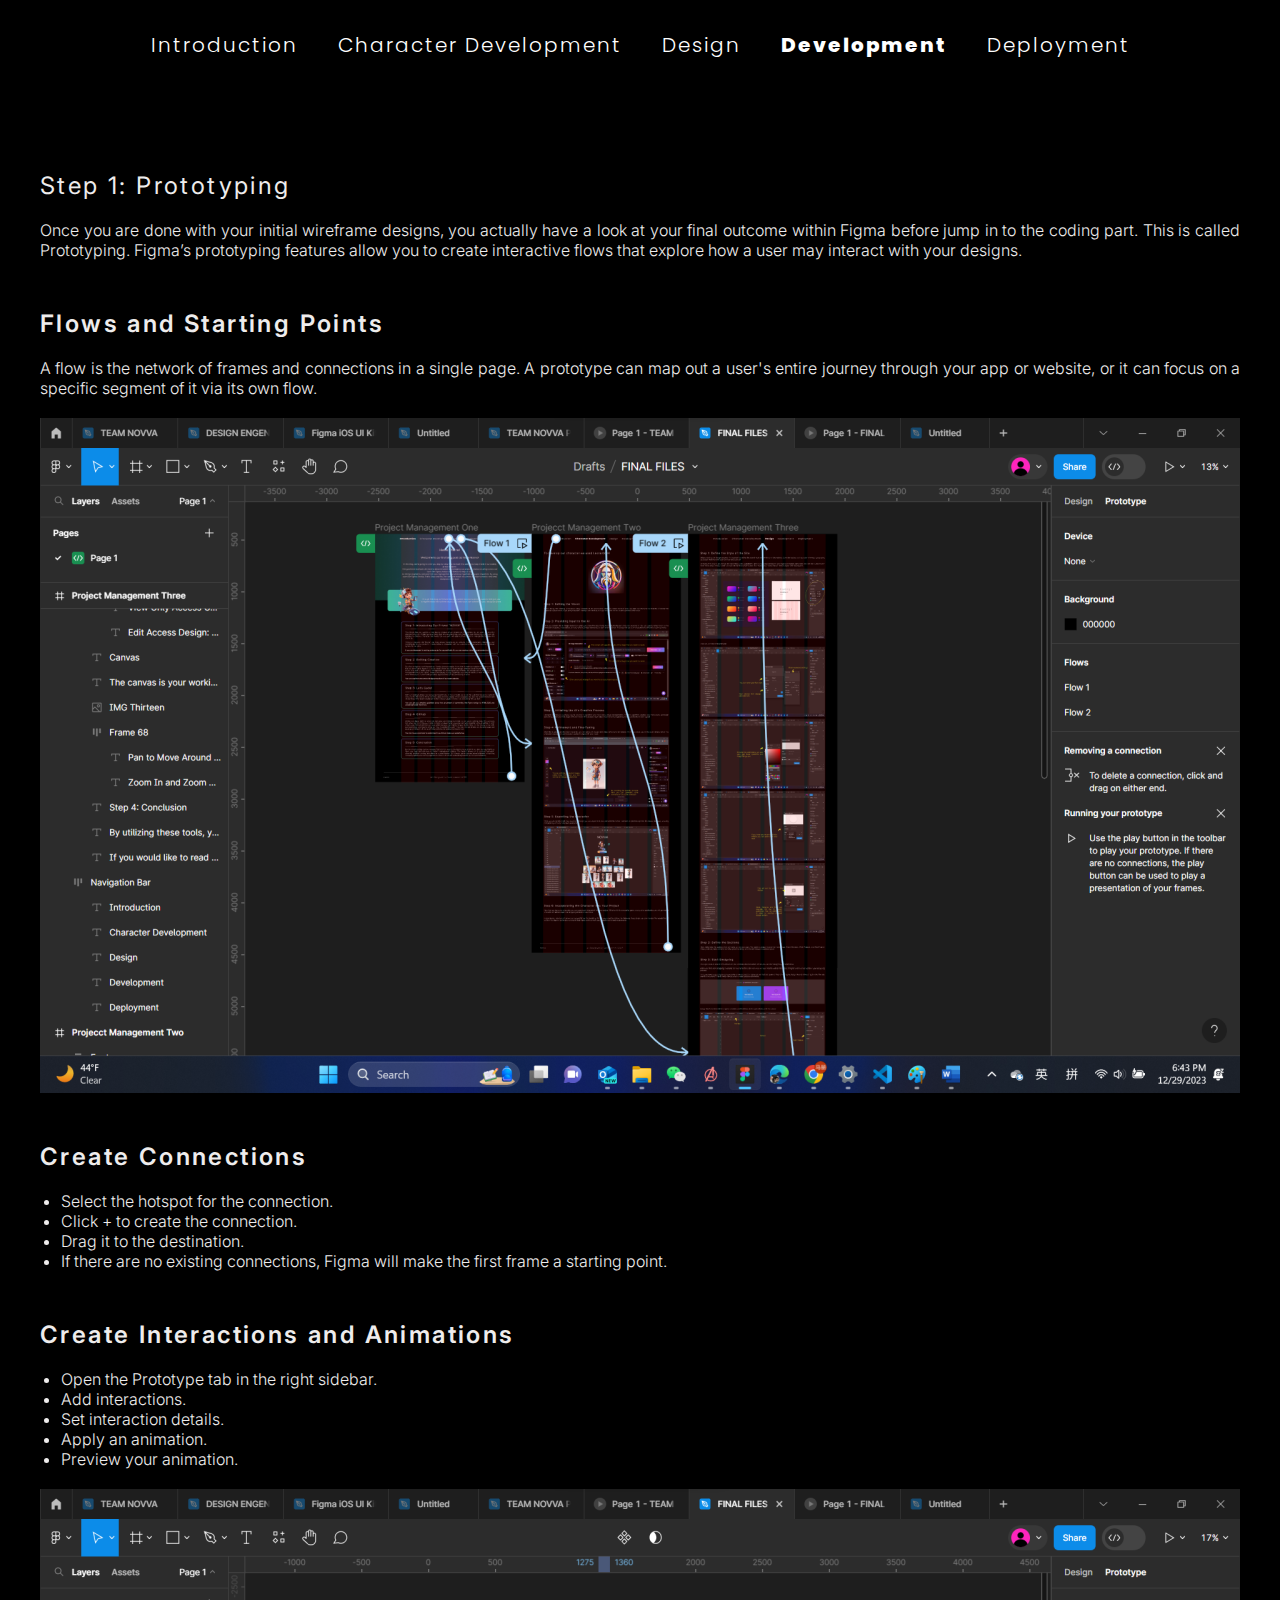
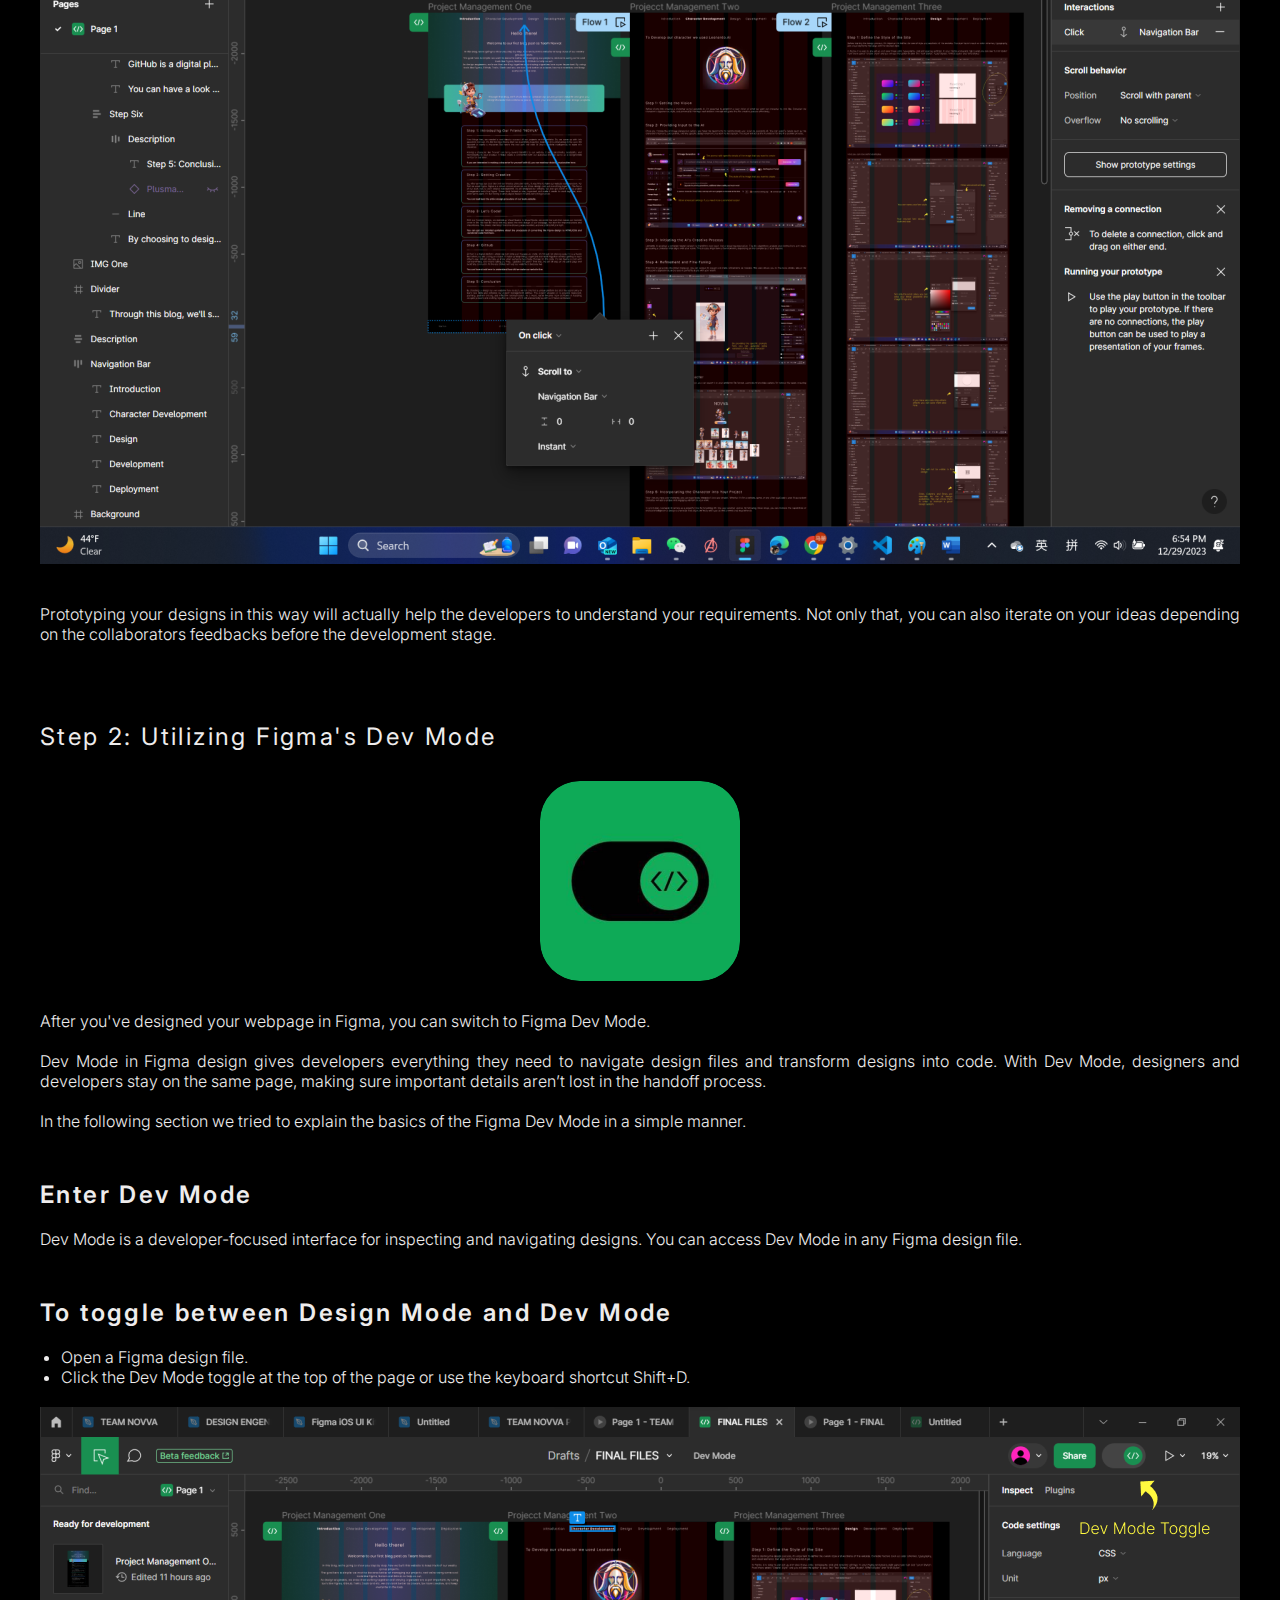
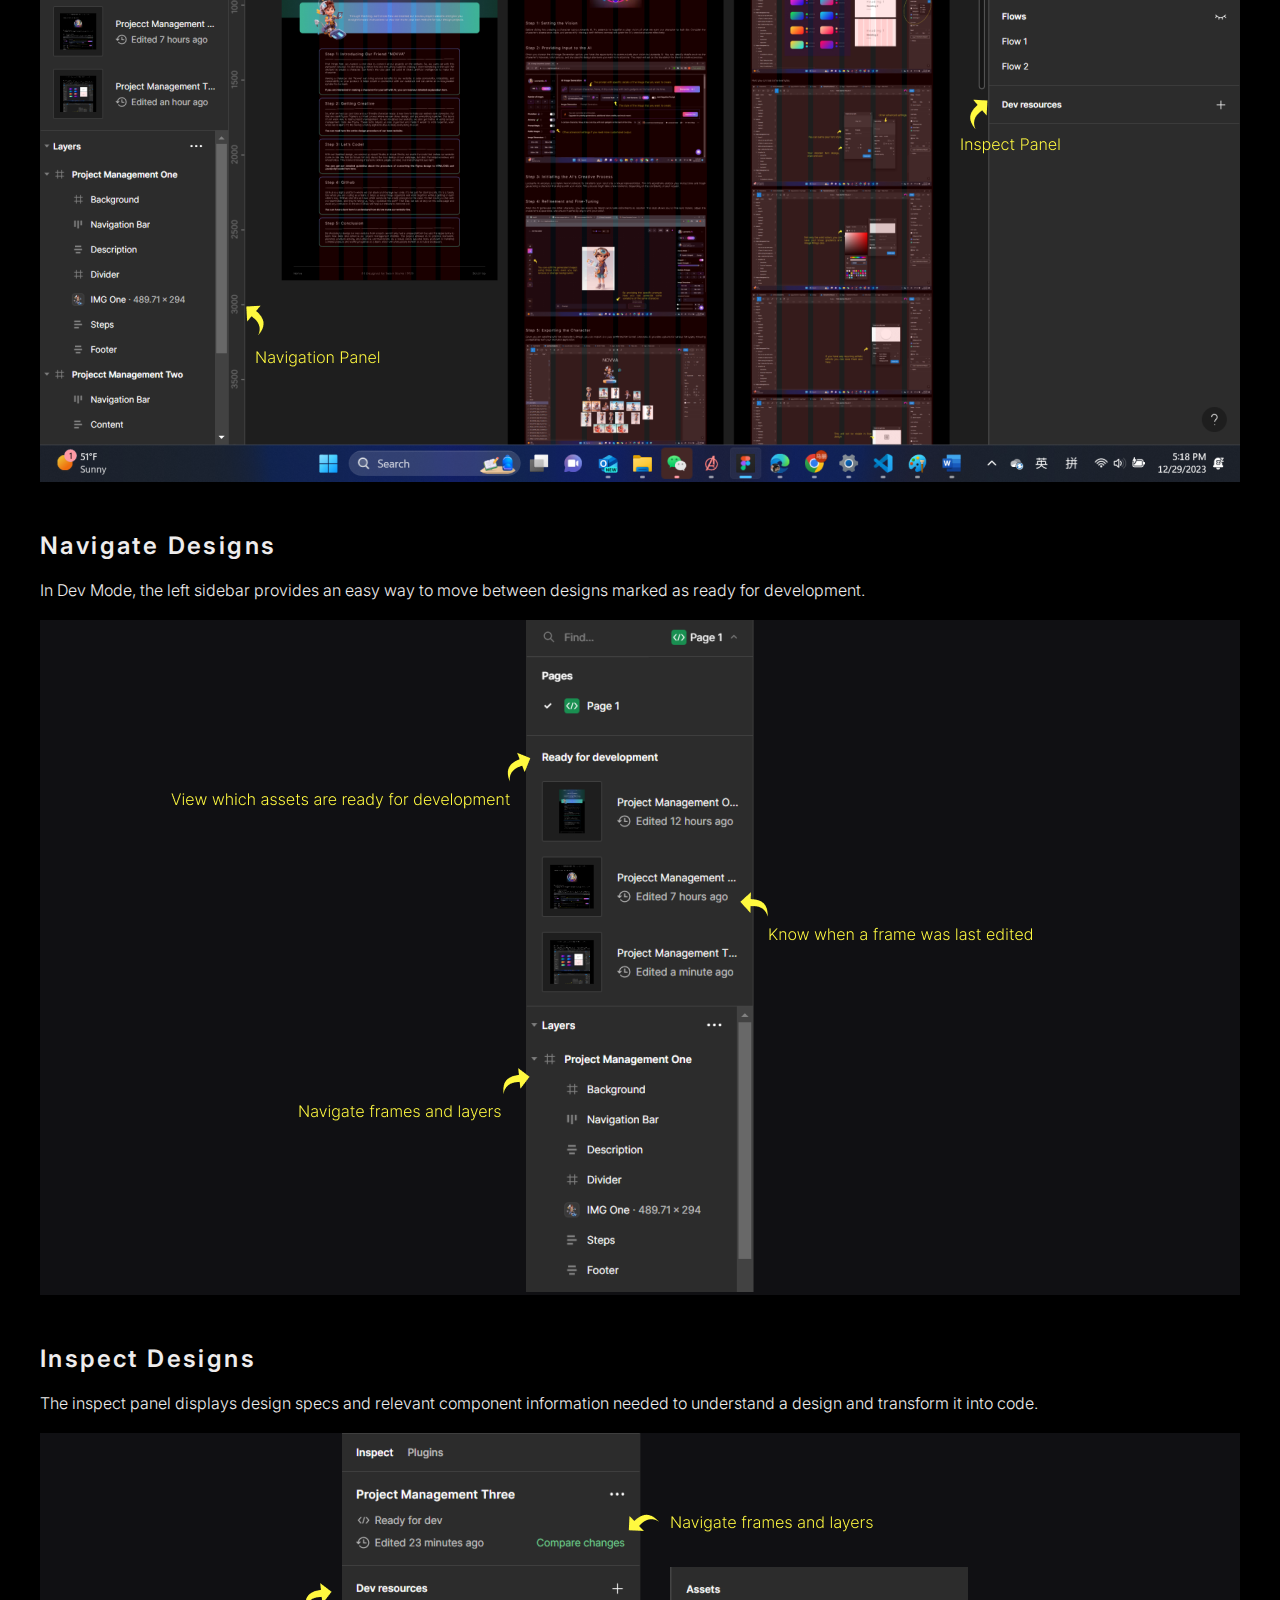
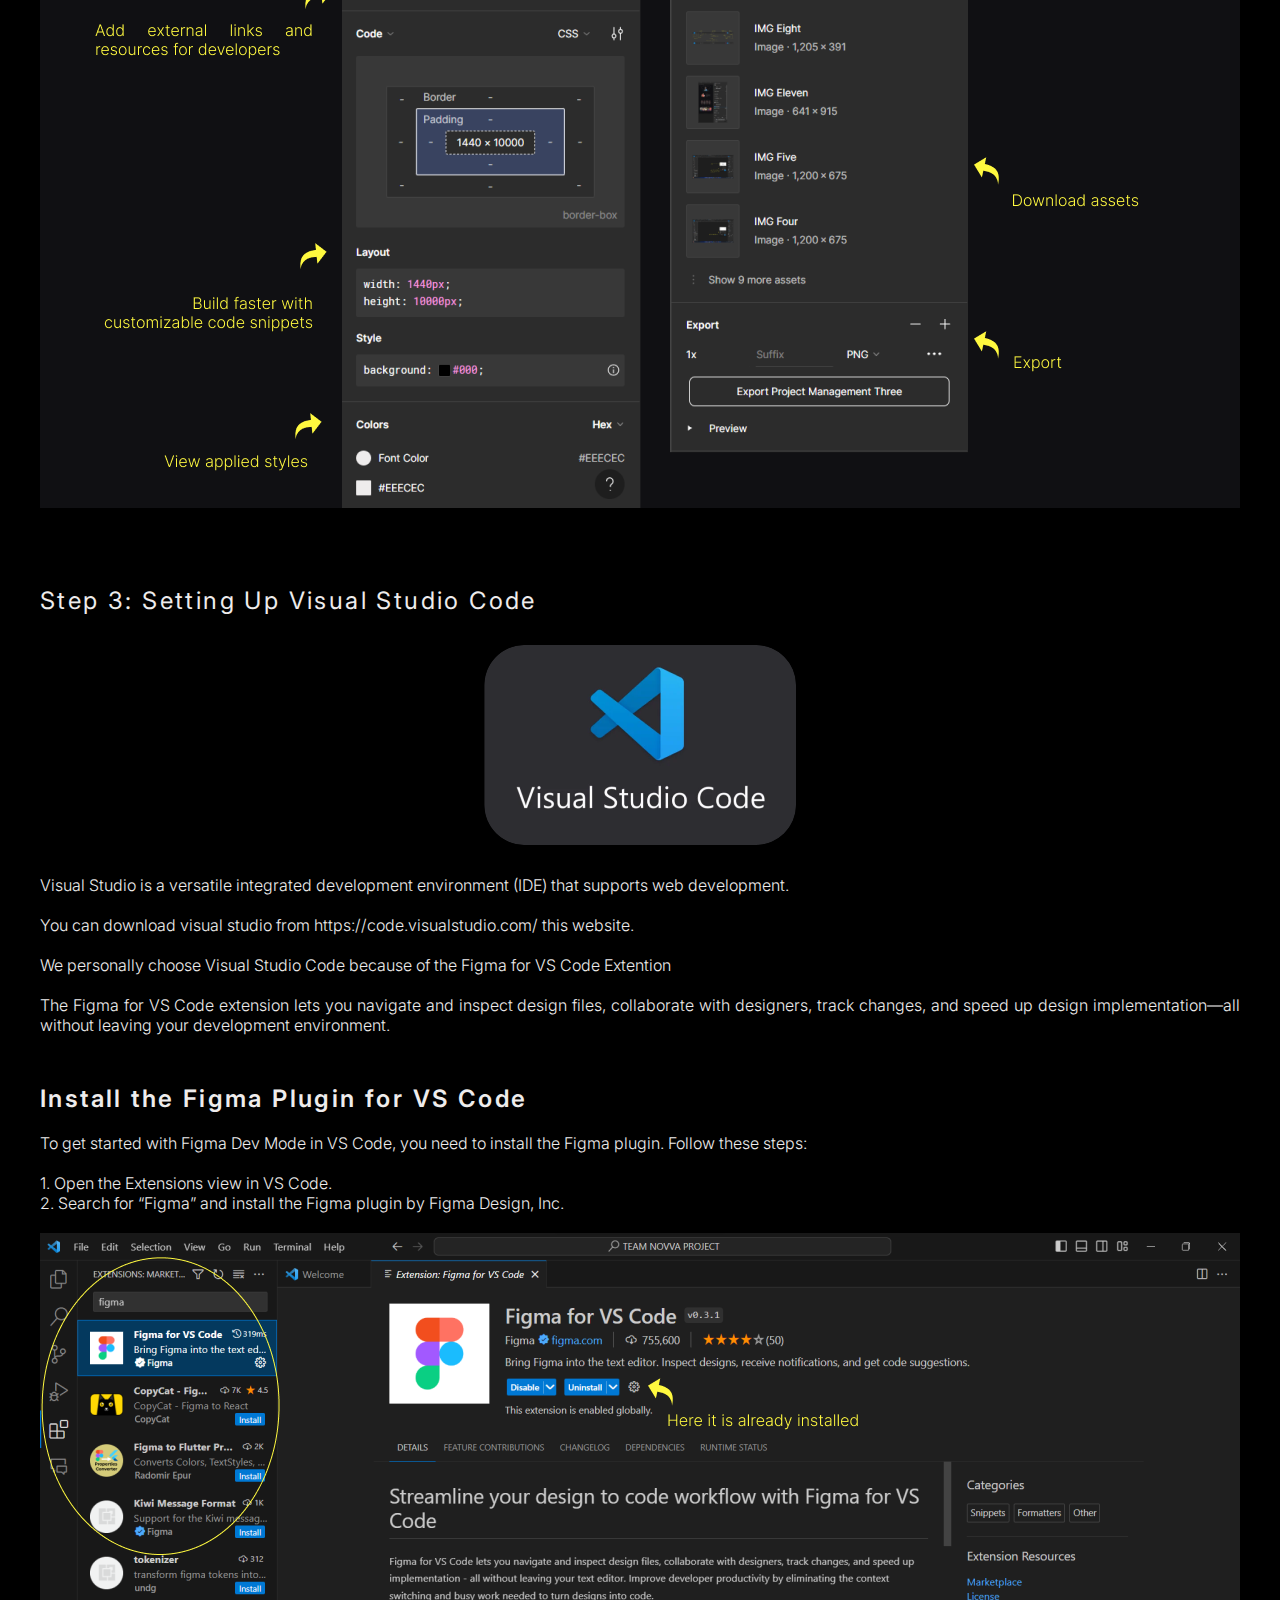
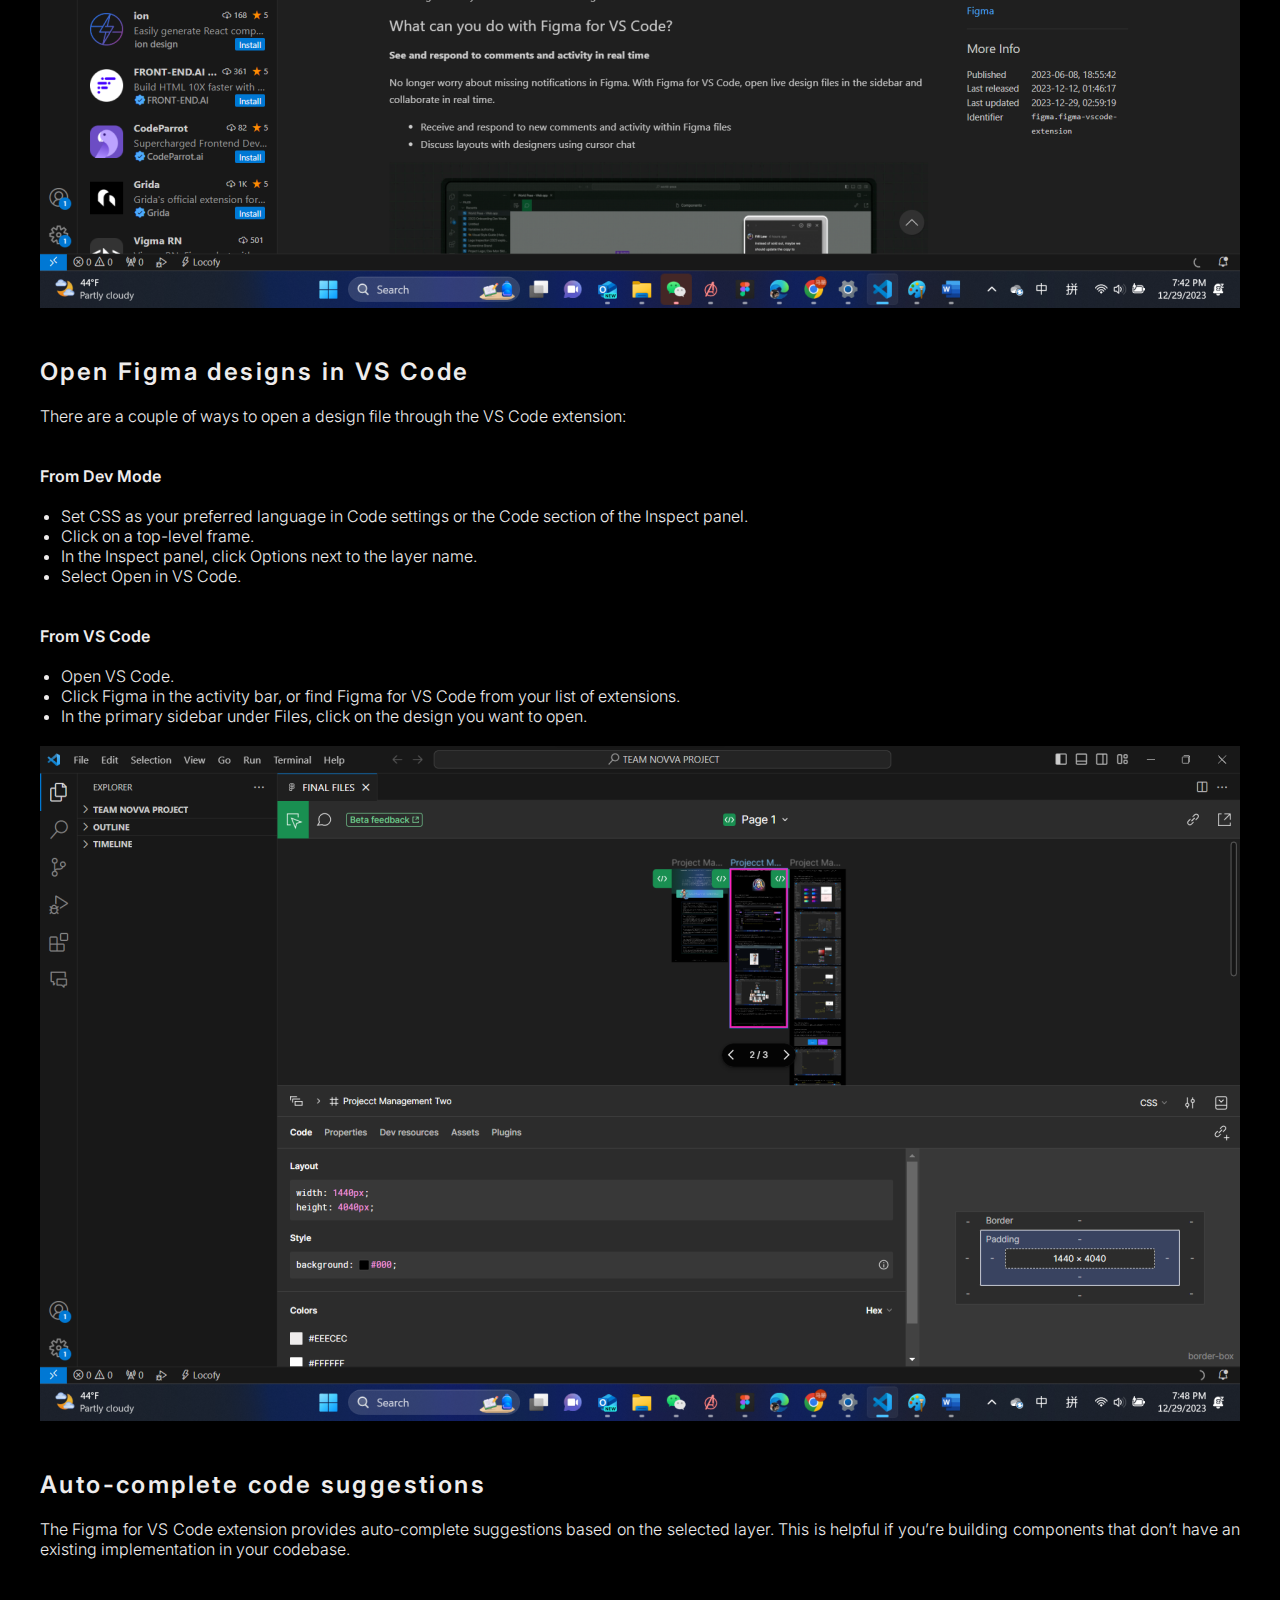
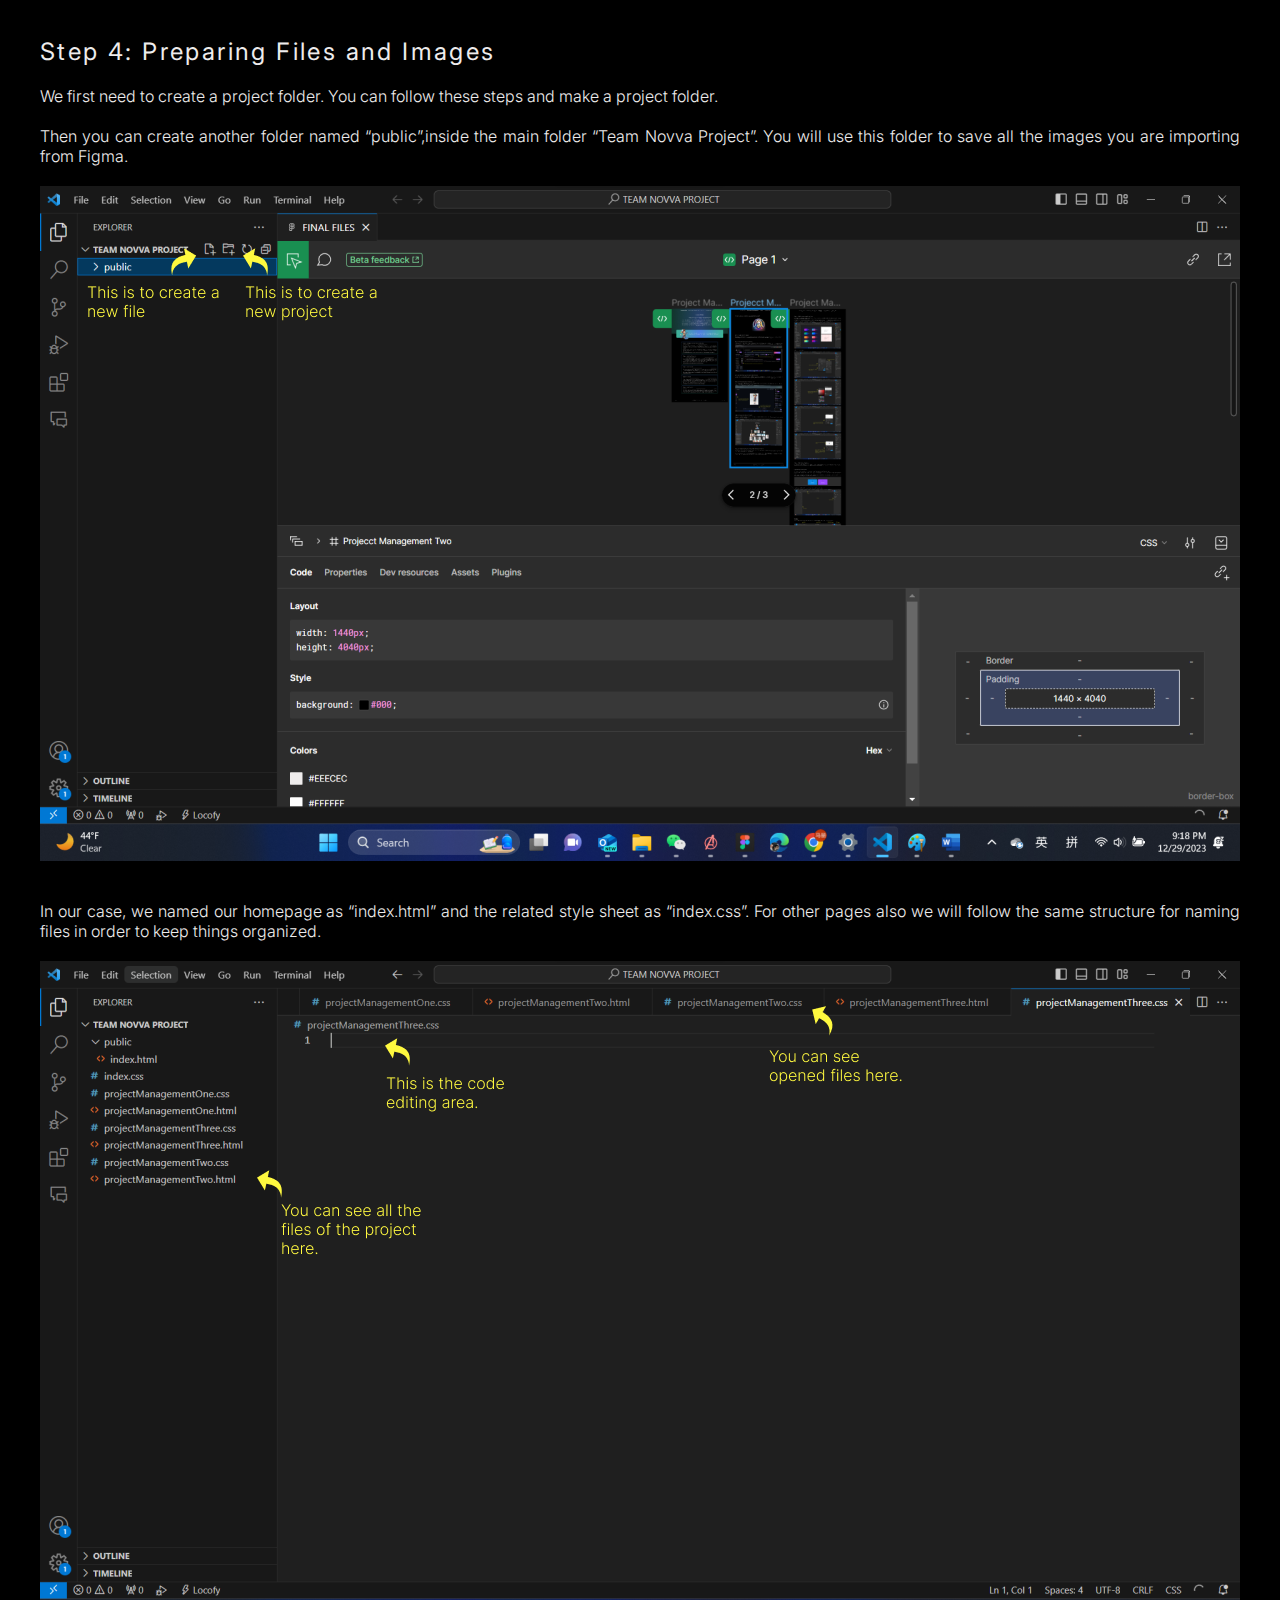
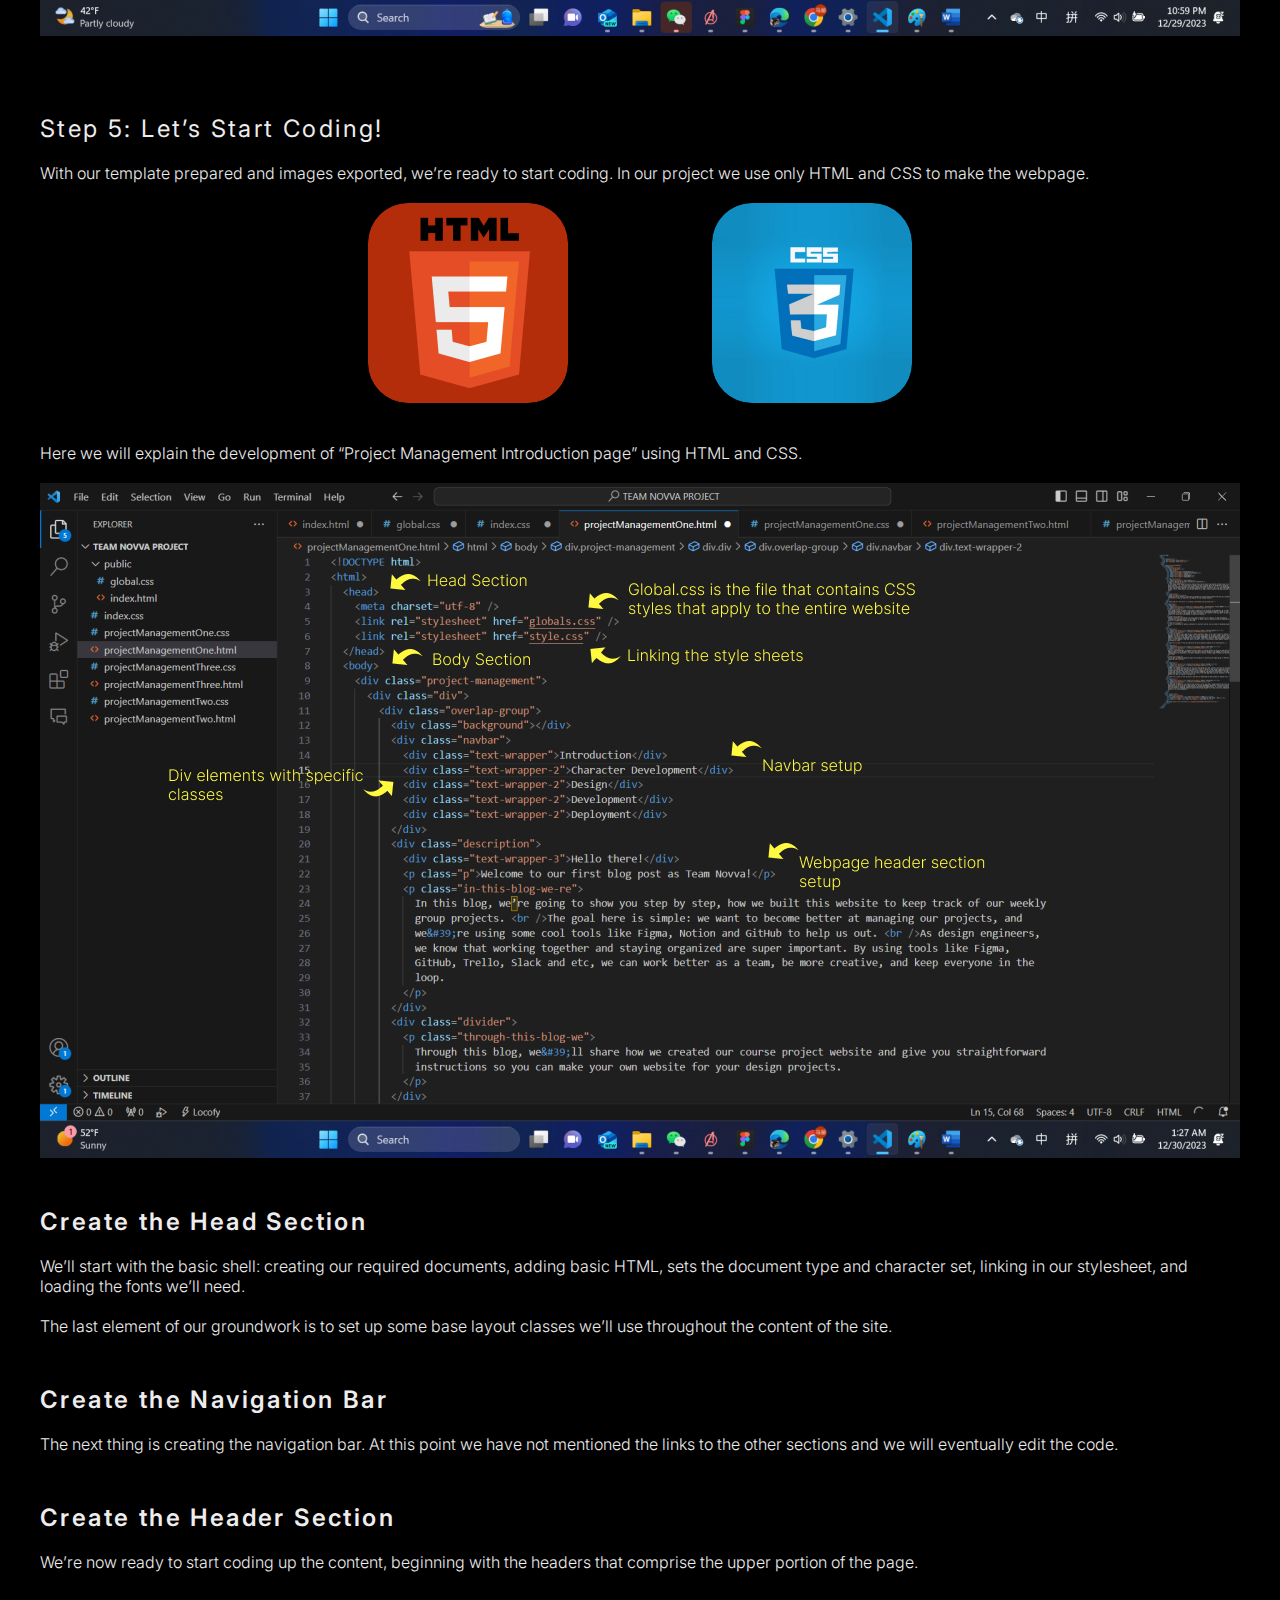
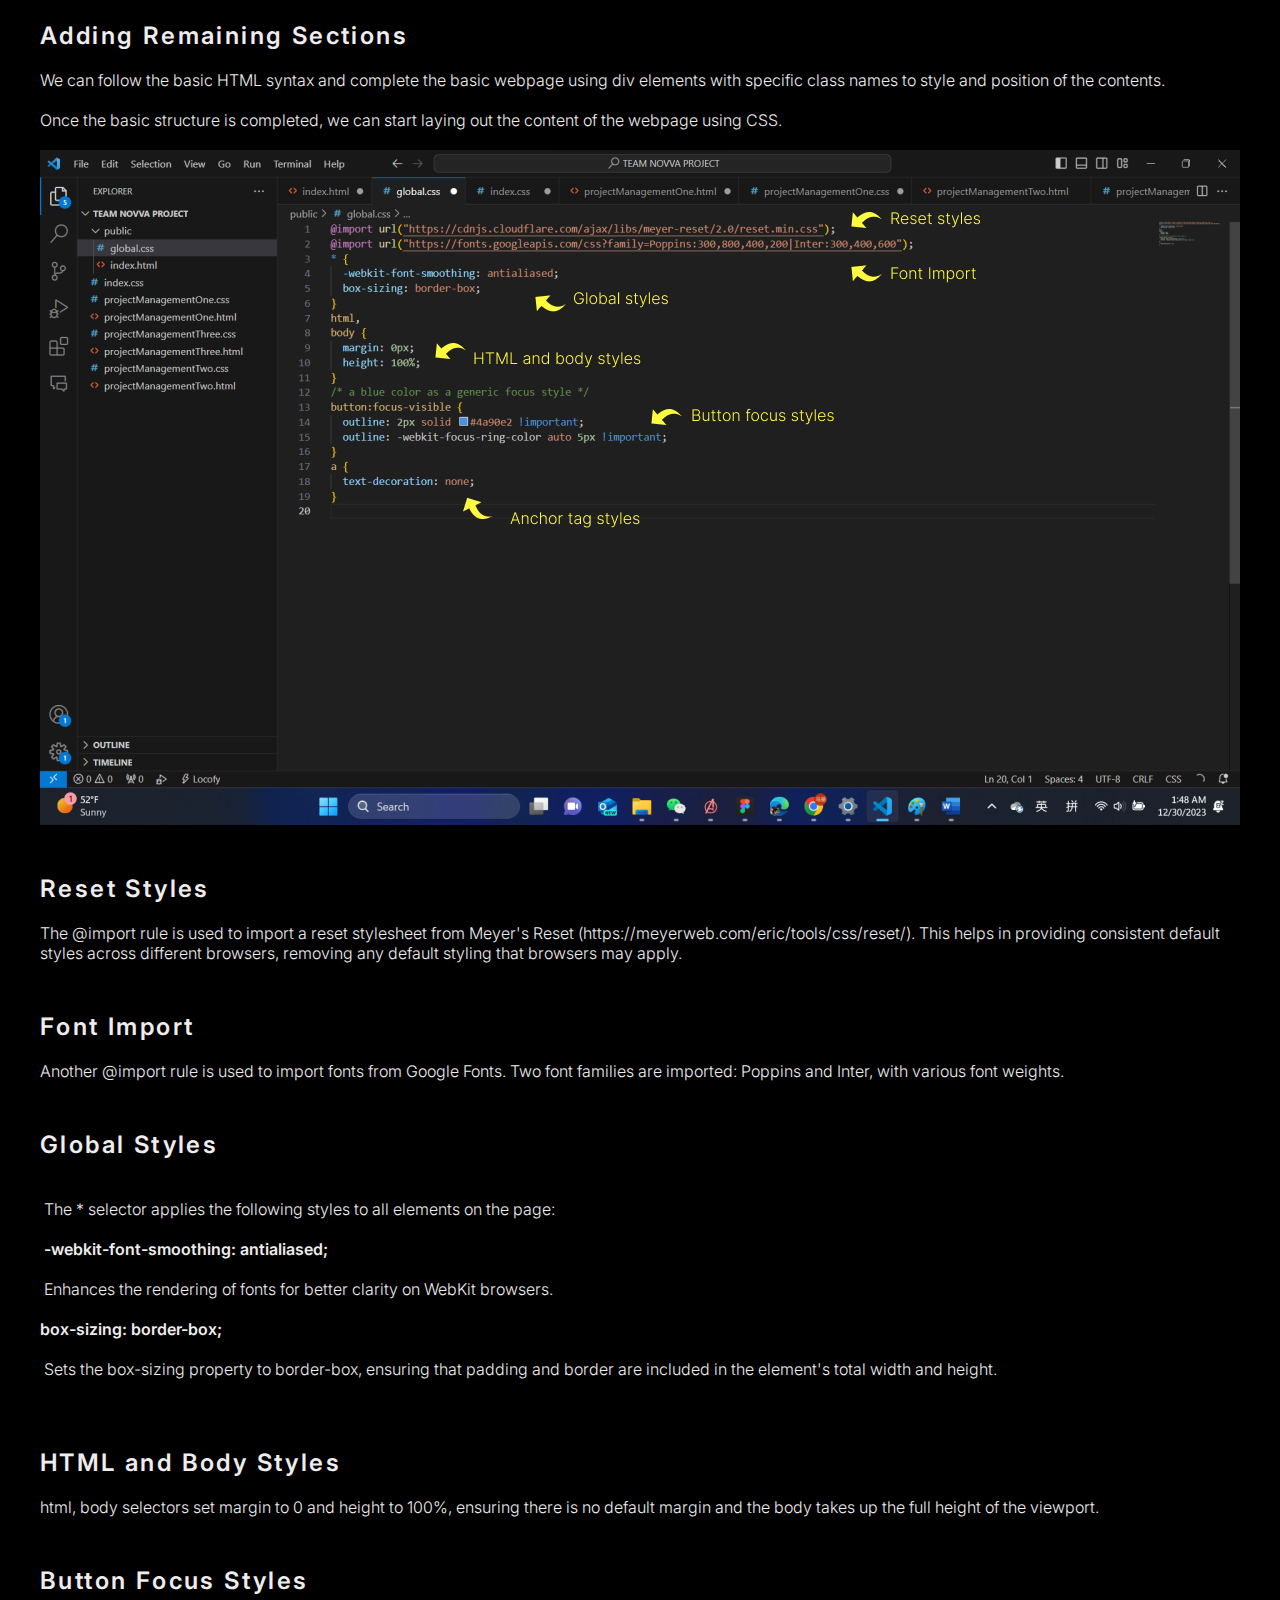
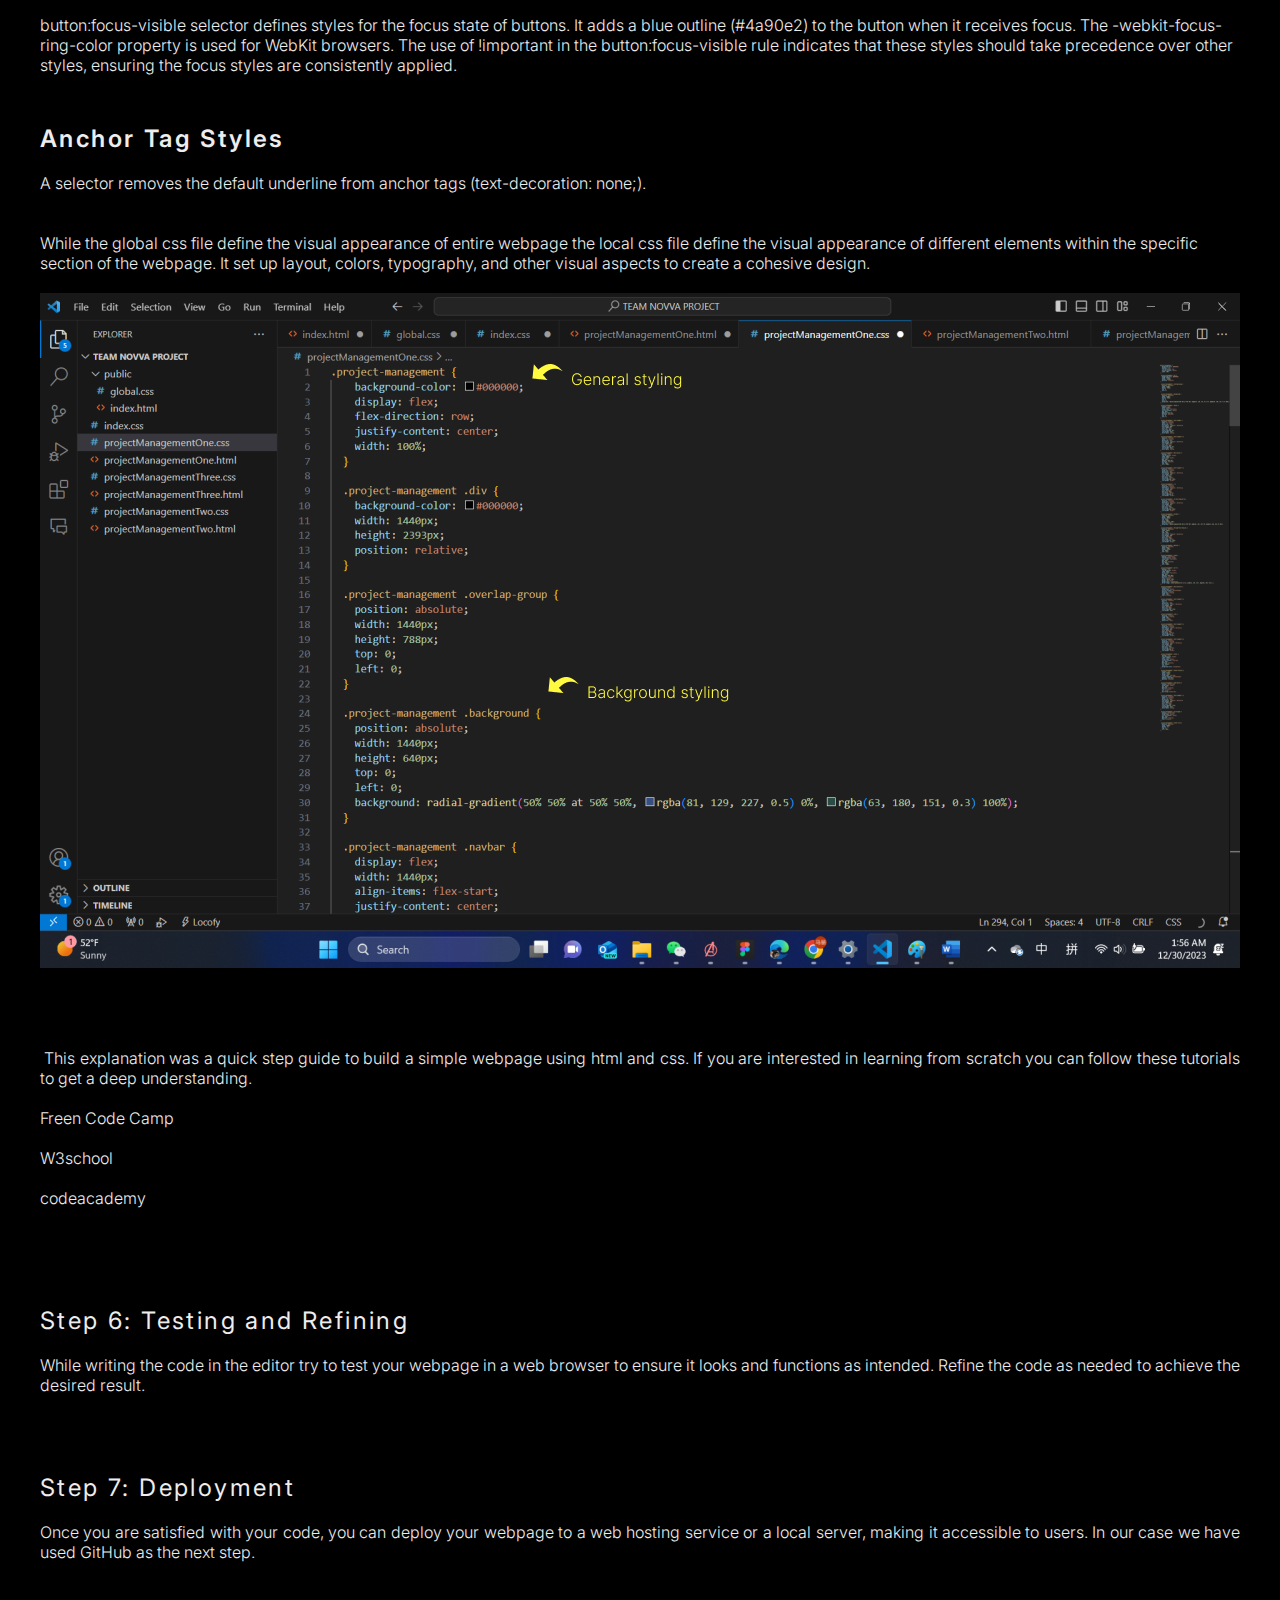
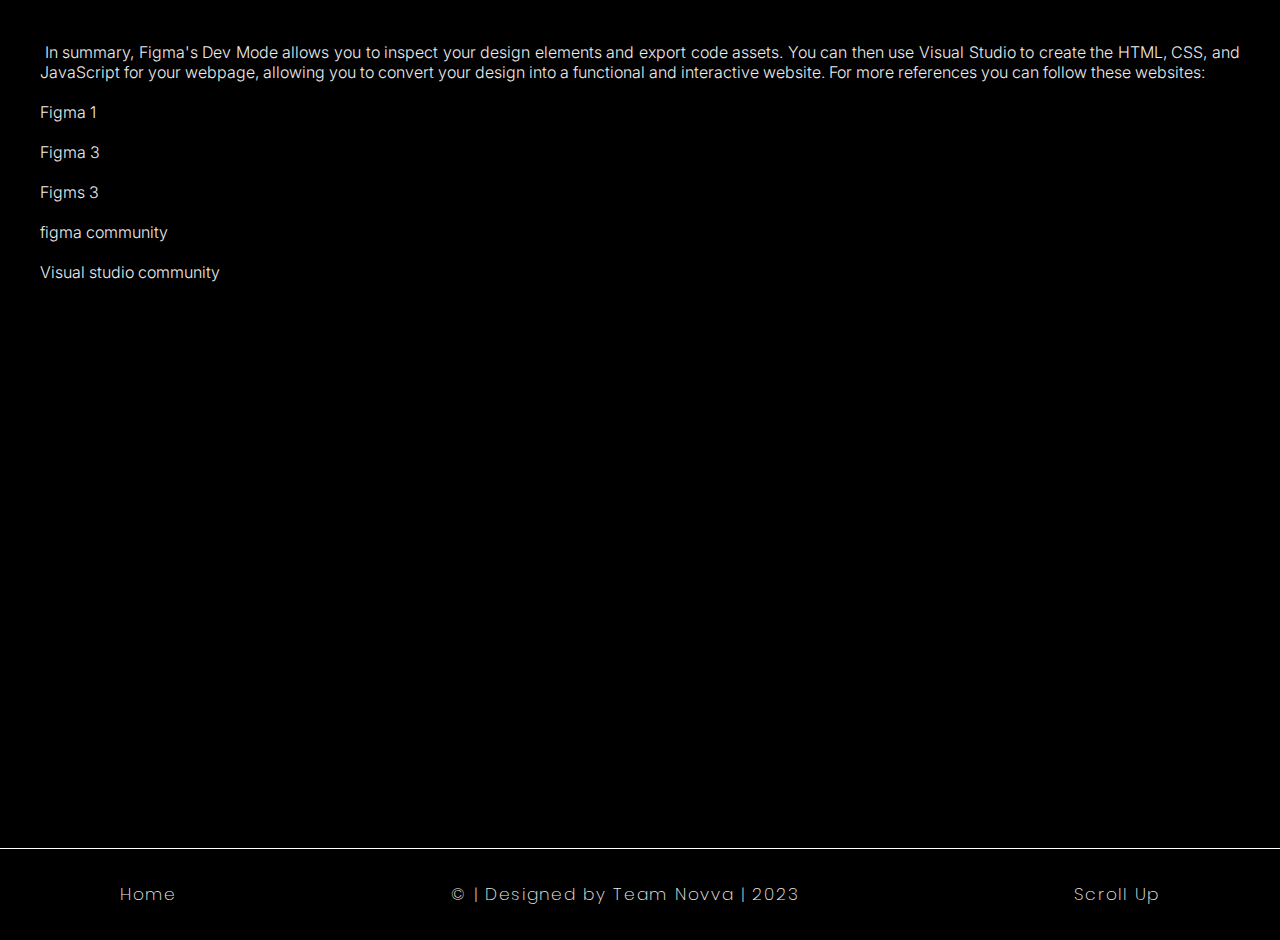
<file: ProjectManagementFour.html>
<!DOCTYPE html><html><head><meta charset="utf-8"><meta name="viewport" content="initial-scale=1, width=device-width"><link rel="stylesheet" href="ARSALAN.a49325b9.css"><link rel="stylesheet" href="ProjectManagementFour.c6eed63f.css"><link rel="stylesheet" href="https://fonts.googleapis.com/css2?family=Poppins:wght@200;300;400;600;800&display=swap"><link rel="stylesheet" href="https://fonts.googleapis.com/css2?family=Encode Sans:wght@100;300&display=swap"><link rel="stylesheet" href="https://fonts.googleapis.com/css2?family=Inter:wght@300;400;600&display=swap"></head><body> <div class="project-management-four"> <nav class="navigation-bar1" data-scroll-to="navigationBar"> <div class="introduction1" id="introductionText">Introduction</div> <div class="character-development1" id="characterDevelopmentText"> Character Development </div> <div class="character-development1" id="designText">Design</div> <div class="development1">Development</div> <div class="character-development1" id="deploymentText">Deployment</div> </nav> <div class="content"> <div class="step-1-prototyping">Step 1: Prototyping</div> <div class="a-flow-is"> Once you are done with your initial wireframe designs, you actually have a look at your final outcome within Figma before jump in to the coding part. This is called Prototyping. Figma’s prototyping features allow you to create interactive flows that explore how a user may interact with your designs. </div> <div class="flows-and-starting-container"> <p class="flows-and-starting">&nbsp;</p> <p class="flows-and-starting">Flows and Starting Points</p> </div> <div class="a-flow-is"> A flow is the network of frames and connections in a single page. A prototype can map out a user's entire journey through your app or website, or it can focus on a specific segment of it via its own flow. </div> <img class="img17-icon" alt src="img17@2x.2129d0b6.png"> <div class="flows-and-starting-container"> <p class="flows-and-starting">&nbsp;</p> <p class="flows-and-starting">Create Connections</p> </div> <div class="a-flow-is"> <ul class="select-the-hotspot-for-the-con"> <li class="select-the-hotspot"> Select the hotspot for the connection. </li> <li class="select-the-hotspot"> Click + to create the connection. </li> <li class="select-the-hotspot">Drag it to the destination.</li> <li> If there are no existing connections, Figma will make the first frame a starting point. </li> </ul> </div> <div class="create-interactions-and-container"> <p class="flows-and-starting">&nbsp;</p> <p class="flows-and-starting">Create Interactions and Animations</p> </div> <div class="a-flow-is"> <ul class="select-the-hotspot-for-the-con"> <li class="select-the-hotspot"> Open the Prototype tab in the right sidebar. </li> <li class="select-the-hotspot">Add interactions.</li> <li class="select-the-hotspot">Set interaction details.</li> <li class="select-the-hotspot">Apply an animation.</li> <li>Preview your animation.</li> </ul> </div> <img class="img17-icon" alt src="img18@2x.2edc084a.png"> <div class="a-flow-is"> <p class="flows-and-starting">&nbsp;</p> <p class="flows-and-starting"> Prototyping your designs in this way will actually help the developers to understand your requirements. Not only that, you can also iterate on your ideas depending on the collaborators feedbacks before the development stage. </p> </div> <div class="step-2-utilizing-container"> <p class="flows-and-starting">&nbsp;</p> <p class="flows-and-starting">&nbsp;</p> <p class="flows-and-starting">Step 2: Utilizing Figma's Dev Mode</p> </div> <div class="devmode-icon"> <img class="html-icon" alt src="devmode-icon@2x.96f77454.png"> </div> <div class="a-flow-is"> After you've designed your webpage in Figma, you can switch to Figma Dev Mode. </div> <div class="a-flow-is"> Dev Mode in Figma design gives developers everything they need to navigate design files and transform designs into code. With Dev Mode, designers and developers stay on the same page, making sure important details aren’t lost in the handoff process. </div> <div class="a-flow-is"> In the following section we tried to explain the basics of the Figma Dev Mode in a simple manner. </div> <div class="flows-and-starting-container"> <p class="flows-and-starting">&nbsp;</p> <p class="flows-and-starting">Enter Dev Mode</p> </div> <div class="a-flow-is"> Dev Mode is a developer-focused interface for inspecting and navigating designs. You can access Dev Mode in any Figma design file. </div> <div class="flows-and-starting-container"> <p class="flows-and-starting">&nbsp;</p> <p class="flows-and-starting"> To toggle between Design Mode and Dev Mode </p> </div> <div class="a-flow-is"> <ul class="select-the-hotspot-for-the-con"> <li class="select-the-hotspot">Open a Figma design file.</li> <li> Click the Dev Mode toggle at the top of the page or use the keyboard shortcut Shift+D. </li> </ul> </div> <img class="img17-icon" alt src="img19@2x.91316048.png"> <div class="flows-and-starting-container"> <p class="flows-and-starting">&nbsp;</p> <p class="flows-and-starting">Navigate Designs</p> </div> <div class="in-dev-mode"> In Dev Mode, the left sidebar provides an easy way to move between designs marked as ready for development. </div> <img class="img17-icon" alt src="img20@2x.2862e334.png"> <div class="flows-and-starting-container"> <p class="flows-and-starting">&nbsp;</p> <p class="flows-and-starting">Inspect Designs</p> </div> <div class="a-flow-is"> The inspect panel displays design specs and relevant component information needed to understand a design and transform it into code. </div> <img class="img17-icon" alt src="img21@2x.67c390dd.png"> <div class="step-3-setting-container"> <p class="flows-and-starting">&nbsp;</p> <p class="flows-and-starting">&nbsp;</p> <p class="flows-and-starting"> Step 3: Setting Up Visual Studio Code </p> </div> <div class="vs-icon"> <img class="vs-icon1" alt src="vs-icon@2x.599fed54.png"> </div> <div class="a-flow-is"> Visual Studio is a versatile integrated development environment (IDE) that supports web development. </div> <div class="a-flow-is"> You can download visual studio from https://code.visualstudio.com/ this website. </div> <div class="a-flow-is"> We personally choose Visual Studio Code because of the Figma for VS Code Extention </div> <div class="a-flow-is"> The Figma for VS Code extension lets you navigate and inspect design files, collaborate with designers, track changes, and speed up design implementation—all without leaving your development environment. </div> <div class="flows-and-starting-container"> <p class="flows-and-starting">&nbsp;</p> <p class="flows-and-starting">Install the Figma Plugin for VS Code</p> </div> <div class="a-flow-is"> To get started with Figma Dev Mode in VS Code, you need to install the Figma plugin. Follow these steps: </div> <div class="a-flow-is"> <p class="flows-and-starting"> 1. Open the Extensions view in VS Code. </p> <p class="flows-and-starting"> 2. Search for “Figma” and install the Figma plugin by Figma Design, Inc. </p> </div> <img class="img17-icon" alt src="img22@2x.e5712592.png"> <div class="flows-and-starting-container"> <p class="flows-and-starting">&nbsp;</p> <p class="flows-and-starting">Open Figma designs in VS Code</p> </div> <div class="a-flow-is"> There are a couple of ways to open a design file through the VS Code extension: </div> <div class="from-dev-mode-container"> <p class="webkit-font-smoothing-antiali">&nbsp;</p> <p class="flows-and-starting"> <span class="from-dev-mode1">From Dev Mode</span> <span class="span3"> </span> </p> </div> <div class="a-flow-is"> <ul class="select-the-hotspot-for-the-con"> <li class="select-the-hotspot"> Set CSS as your preferred language in Code settings or the Code section of the Inspect panel. </li> <li class="select-the-hotspot">Click on a top-level frame.</li> <li class="select-the-hotspot"> In the Inspect panel, click Options next to the layer name. </li> <li>Select Open in VS Code.</li> </ul> </div> <div class="from-vs-code-container"> <p class="flows-and-starting">&nbsp;</p> <p class="flows-and-starting">From VS Code</p> </div> <div class="a-flow-is"> <ul class="select-the-hotspot-for-the-con"> <li class="select-the-hotspot">Open VS Code.</li> <li class="select-the-hotspot"> Click Figma in the activity bar, or find Figma for VS Code from your list of extensions. </li> <li> In the primary sidebar under Files, click on the design you want to open. </li> </ul> </div> <img class="img17-icon" alt src="img23@2x.9fd9b13a.png"> <div class="flows-and-starting-container"> <p class="flows-and-starting">&nbsp;</p> <p class="flows-and-starting">Auto-complete code suggestions</p> </div> <div class="a-flow-is"> The Figma for VS Code extension provides auto-complete suggestions based on the selected layer. This is helpful if you’re building components that don’t have an existing implementation in your codebase. </div> <div class="step-3-setting-container"> <p class="flows-and-starting">&nbsp;</p> <p class="flows-and-starting">&nbsp;</p> <p class="flows-and-starting">Step 4: Preparing Files and Images</p> </div> <div class="a-flow-is"> We first need to create a project folder. You can follow these steps and make a project folder. </div> <div class="a-flow-is"> Then you can create another folder named “public”,inside the main folder “Team Novva Project”. You will use this folder to save all the images you are importing from Figma. </div> <img class="img17-icon" alt src="img24@2x.718f0d1f.png"> <div class="a-flow-is"> <p class="flows-and-starting">&nbsp;</p> <p class="flows-and-starting"> In our case, we named our homepage as “index.html” and the related style sheet as “index.css”. For other pages also we will follow the same structure for naming files in order to keep things organized. </p> </div> <img class="img17-icon" alt src="img25@2x.5d239869.png"> <div class="step-3-setting-container"> <p class="flows-and-starting">&nbsp;</p> <p class="flows-and-starting">&nbsp;</p> <p class="flows-and-starting">Step 5: Let’s Start Coding!</p> </div> <div class="with-our-template"> With our template prepared and images exported, we’re ready to start coding. In our project we use only HTML and CSS to make the webpage. </div> <div class="icons"> <img class="html-icon" alt src="html-icon@2x.87c716ff.png"> <img class="html-icon" alt src="css-icon@2x.d8ee3261.png"> </div> <div class="with-our-template"> <p class="flows-and-starting">&nbsp;</p> <p class="flows-and-starting"> Here we will explain the development of “Project Management Introduction page” using HTML and CSS. </p> </div> <img class="img17-icon" alt src="img26@2x.ac1aea64.png"> <div class="create-the-head-container"> <p class="flows-and-starting">&nbsp;</p> <p class="flows-and-starting">Create the Head Section</p> </div> <div class="with-our-template"> We’ll start with the basic shell: creating our required documents, adding basic HTML, sets the document type and character set, linking in our stylesheet, and loading the fonts we’ll need. </div> <div class="with-our-template"> The last element of our groundwork is to set up some base layout classes we’ll use throughout the content of the site. </div> <div class="create-the-head-container"> <p class="flows-and-starting">&nbsp;</p> <p class="flows-and-starting">Create the Navigation Bar</p> </div> <div class="with-our-template"> The next thing is creating the navigation bar. At this point we have not mentioned the links to the other sections and we will eventually edit the code. </div> <div class="create-the-head-container"> <p class="flows-and-starting">&nbsp;</p> <p class="flows-and-starting">Create the Header Section</p> </div> <div class="with-our-template"> We’re now ready to start coding up the content, beginning with the headers that comprise the upper portion of the page. </div> <div class="create-the-head-container"> <p class="flows-and-starting">&nbsp;</p> <p class="flows-and-starting">Adding Remaining Sections</p> </div> <div class="with-our-template"> We can follow the basic HTML syntax and complete the basic webpage using div elements with specific class names to style and position of the contents. </div> <div class="with-our-template"> Once the basic structure is completed, we can start laying out the content of the webpage using CSS. </div> <img class="img17-icon" alt src="img27@2x.94363220.png"> <div class="create-the-head-container"> <p class="flows-and-starting">&nbsp;</p> <p class="flows-and-starting">Reset Styles</p> </div> <div class="with-our-template"> The @import rule is used to import a reset stylesheet from Meyer's Reset (https://meyerweb.com/eric/tools/css/reset/). This helps in providing consistent default styles across different browsers, removing any default styling that browsers may apply. </div> <div class="create-the-head-container"> <p class="flows-and-starting">&nbsp;</p> <p class="flows-and-starting">Font Import</p> </div> <div class="with-our-template"> Another @import rule is used to import fonts from Google Fonts. Two font families are imported: Poppins and Inter, with various font weights. </div> <div class="create-the-head-container"> <p class="flows-and-starting">&nbsp;</p> <p class="flows-and-starting">Global Styles</p> </div> <div class="the-selector-container"> <p class="the-selector"> The * selector applies the following styles to all elements on the page: </p> <p class="webkit-font-smoothing-antiali"> -webkit-font-smoothing: antialiased; </p> <p class="the-selector"> Enhances the rendering of fonts for better clarity on WebKit browsers. </p> <p class="webkit-font-smoothing-antiali">box-sizing: border-box;</p> <p class="the-selector"> Sets the box-sizing property to border-box, ensuring that padding and border are included in the element's total width and height. </p> </div> <div class="create-the-head-container"> <p class="flows-and-starting">&nbsp;</p> <p class="flows-and-starting">HTML and Body Styles</p> </div> <div class="with-our-template"> html, body selectors set margin to 0 and height to 100%, ensuring there is no default margin and the body takes up the full height of the viewport. </div> <div class="create-the-head-container"> <p class="flows-and-starting">&nbsp;</p> <p class="flows-and-starting">Button Focus Styles</p> </div> <div class="with-our-template"> button:focus-visible selector defines styles for the focus state of buttons. It adds a blue outline (#4a90e2) to the button when it receives focus. The -webkit-focus-ring-color property is used for WebKit browsers. The use of !important in the button:focus-visible rule indicates that these styles should take precedence over other styles, ensuring the focus styles are consistently applied. </div> <div class="create-the-head-container"> <p class="flows-and-starting">&nbsp;</p> <p class="flows-and-starting">Anchor Tag Styles</p> </div> <div class="with-our-template"> A selector removes the default underline from anchor tags (text-decoration: none;). </div> <div class="with-our-template"> <p class="flows-and-starting">&nbsp;</p> <p class="flows-and-starting"> While the global css file define the visual appearance of entire webpage the local css file define the visual appearance of different elements within the specific section of the webpage. It set up layout, colors, typography, and other visual aspects to create a cohesive design. </p> </div> <img class="img17-icon" alt src="img28@2x.883535d6.png"> <div class="this-explanation-was-container"> <p class="flows-and-starting">&nbsp;</p> <p class="flows-and-starting"> This explanation was a quick step guide to build a simple webpage using html and css. If you are interested in learning from scratch you can follow these tutorials to get a deep understanding. </p> <p class="flows-and-starting">Freen Code Camp</p> <p class="flows-and-starting">W3school</p> <p class="flows-and-starting">codeacademy</p> </div> <div class="step-3-setting-container"> <p class="flows-and-starting">&nbsp;</p> <p class="flows-and-starting">&nbsp;</p> <p class="flows-and-starting">Step 6: Testing and Refining</p> </div> <div class="a-flow-is"> While writing the code in the editor try to test your webpage in a web browser to ensure it looks and functions as intended. Refine the code as needed to achieve the desired result. </div> <div class="step-3-setting-container"> <p class="flows-and-starting">&nbsp;</p> <p class="flows-and-starting">&nbsp;</p> <p class="flows-and-starting">Step 7: Deployment</p> </div> <div class="a-flow-is"> Once you are satisfied with your code, you can deploy your webpage to a web hosting service or a local server, making it accessible to users. In our case we have used GitHub as the next step. </div> <div class="this-explanation-was-container"> <p class="flows-and-starting">&nbsp;</p> <p class="flows-and-starting"> In summary, Figma's Dev Mode allows you to inspect your design elements and export code assets. You can then use Visual Studio to create the HTML, CSS, and JavaScript for your webpage, allowing you to convert your design into a functional and interactive website. For more references you can follow these websites: </p> <p class="flows-and-starting">Figma 1</p> <p class="flows-and-starting">Figma 3</p> <p class="flows-and-starting">Figms 3</p> <p class="flows-and-starting">figma community</p> <p class="flows-and-starting">Visual studio community</p> </div> </div> <footer class="footer7"> <footer class="footer-section1"> <div class="home-button1" id="homeButtonContainer"> <div class="home3">Home</div> </div> <div class="copyright4"> <div class="home3">© | Designed by Team Novva | 2023</div> </div> <div class="scroll-up-button1" id="scrollUpButton"> <div class="home3">Scroll Up</div> </div> </footer> </footer> </div> <script>var e=document.getElementById("introductionText");e&&e.addEventListener("click",function(e){window.location.href="./ProjectManagementOne.html"});var t=document.getElementById("characterDevelopmentText");t&&t.addEventListener("click",function(e){window.location.href="./ProjecctManagementTwo.html"});var n=document.getElementById("designText");n&&n.addEventListener("click",function(e){window.location.href="./ProjectManagementThree.html"});var o=document.getElementById("deploymentText");o&&o.addEventListener("click",function(e){window.location.href="./ProjectManagementFive.html"});var c=document.getElementById("homeButtonContainer");c&&c.addEventListener("click",function(e){window.location.href="./HomePage.html"});var a=document.getElementById("scrollUpButton");a&&a.addEventListener("click",function(){var e=document.querySelector("[data-scroll-to='navigationBar']");e&&e.scrollIntoView({block:"start",behavior:"smooth"})});</script> </body></html>
</file>
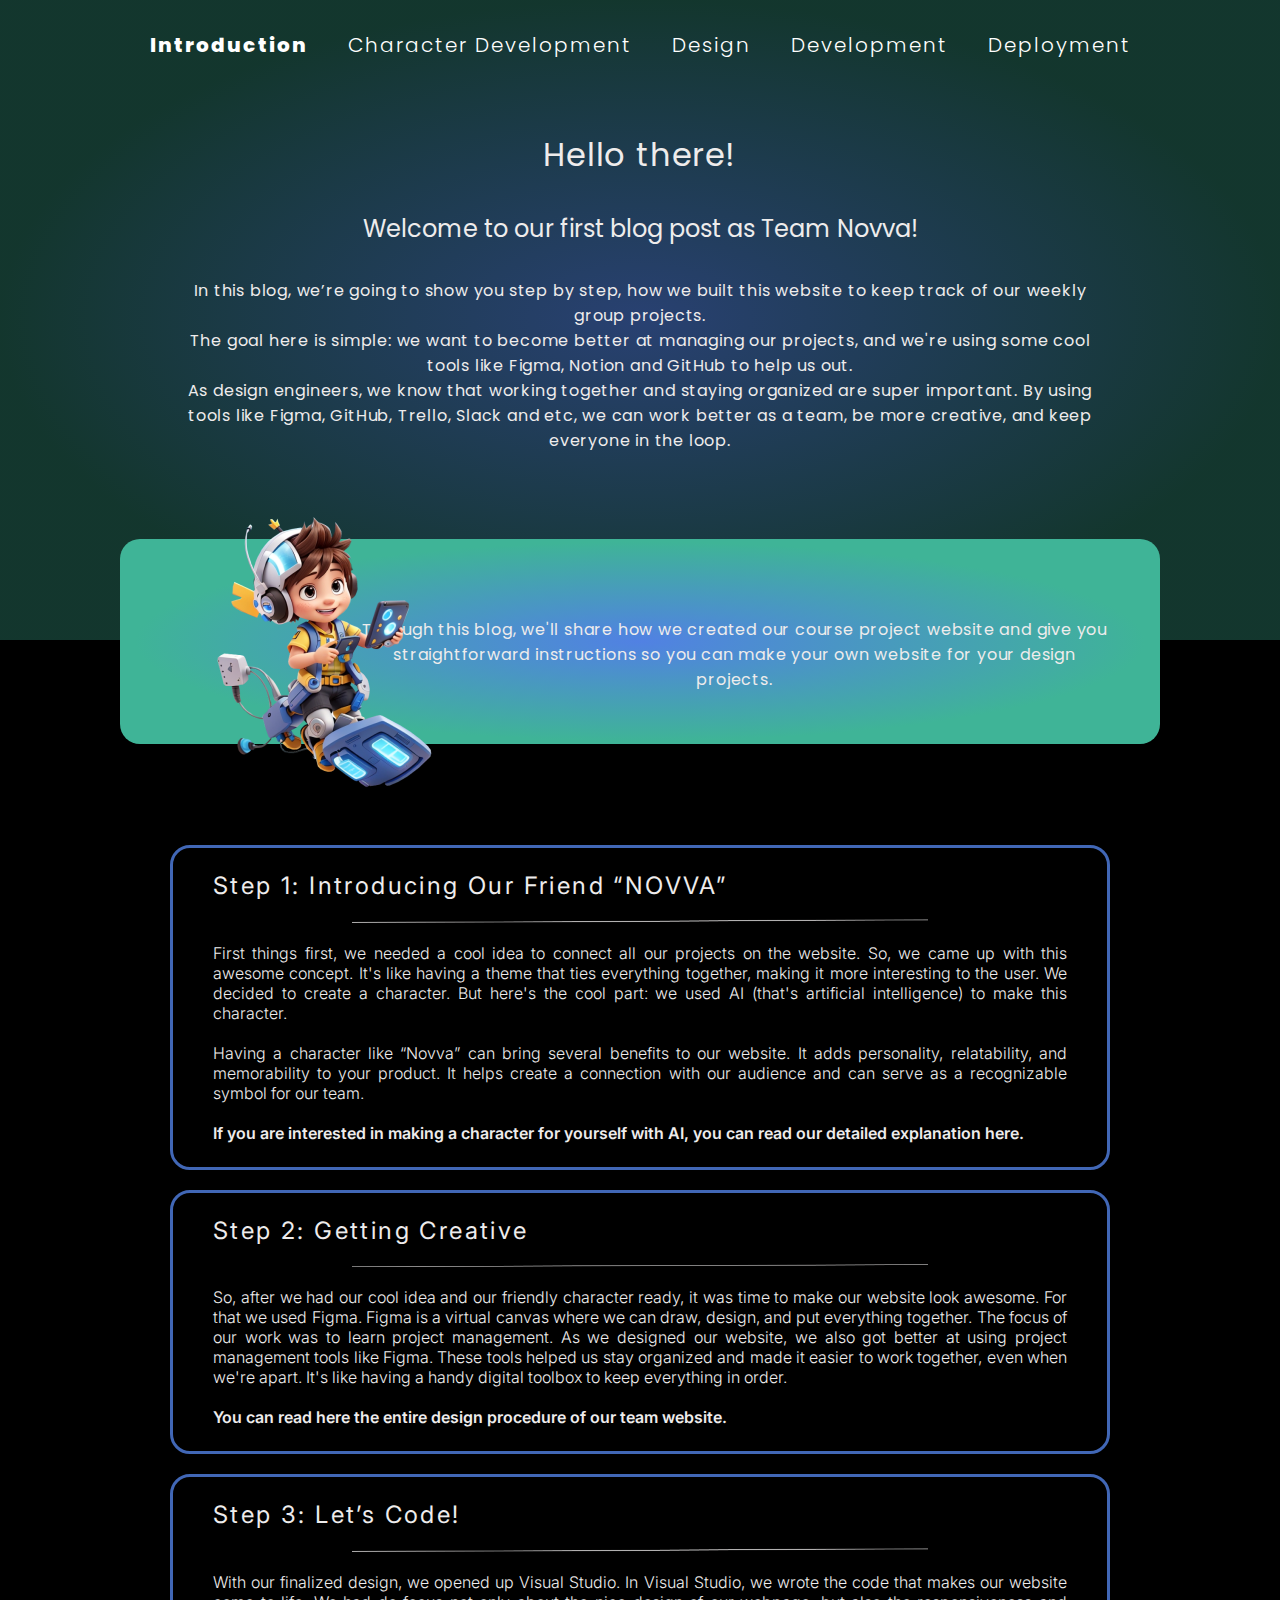
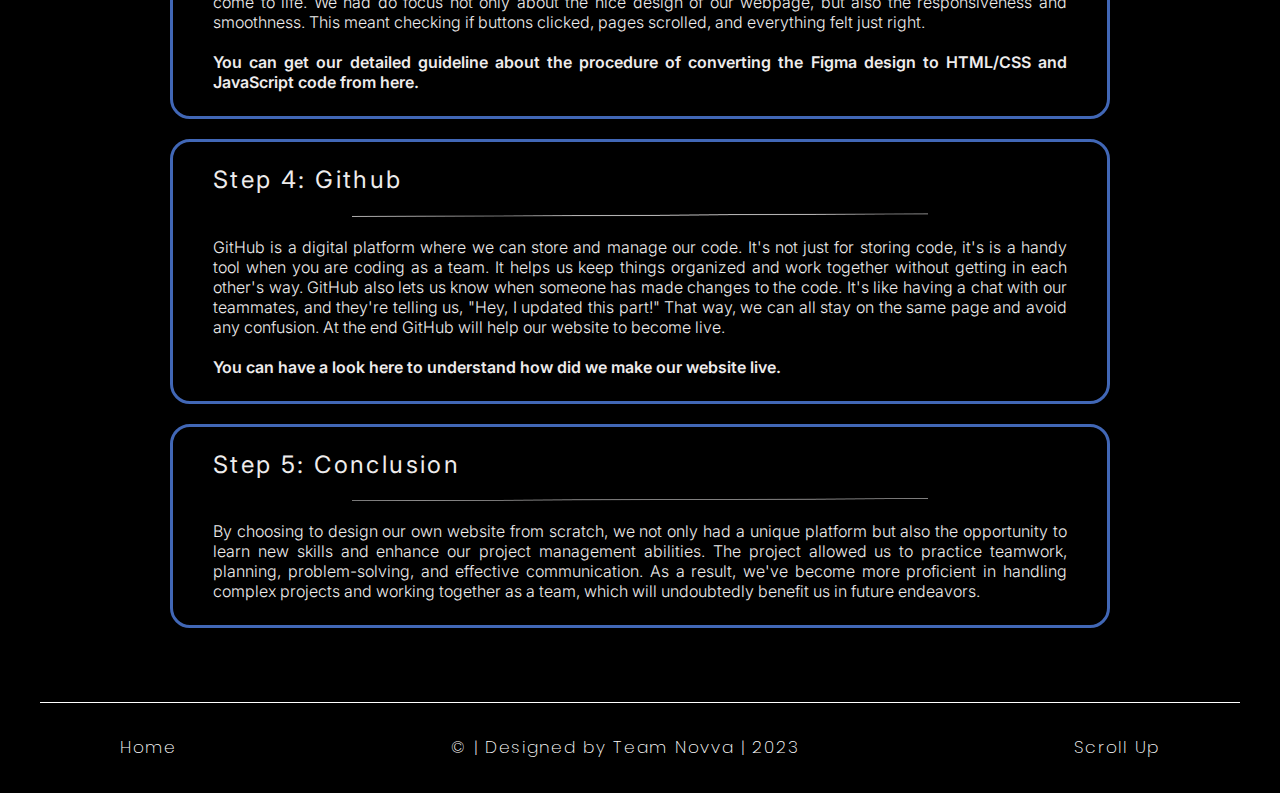
<file: ProjectManagementOne.html>
<!DOCTYPE html><html><head><meta charset="utf-8"><meta name="viewport" content="initial-scale=1, width=device-width"><link rel="stylesheet" href="ARSALAN.a49325b9.css"><link rel="stylesheet" href="ProjectManagementOne.88a04d74.css"><link rel="stylesheet" href="https://fonts.googleapis.com/css2?family=Poppins:wght@200;300;400;600;800&display=swap"><link rel="stylesheet" href="https://fonts.googleapis.com/css2?family=Encode Sans:wght@100;300&display=swap"><link rel="stylesheet" href="https://fonts.googleapis.com/css2?family=Inter:wght@300;400;600&display=swap"></head><body> <div class="project-management-one"> <div class="projectmanagementbackground"></div> <nav class="navigation-bar4" data-scroll-to="navigationBar"> <div class="introduction4">Introduction</div> <div class="character-development4" id="characterDevelopmentText"> Character Development </div> <div class="character-development4" id="designText">Design</div> <div class="character-development4" id="developmentText"> Development </div> <div class="character-development4" id="deploymentText">Deployment</div> </nav> <div class="description1"> <div class="hello-there">Hello there!</div> <div class="welcome-to-our"> Welcome to our first blog post as Team Novva! </div> <div class="in-this-blog-container"> <p class="in-this-blog"> In this blog, we’re going to show you step by step, how we built this website to keep track of our weekly group projects. </p> <p class="in-this-blog"> The goal here is simple: we want to become better at managing our projects, and we're using some cool tools like Figma, Notion and GitHub to help us out. </p> <p class="in-this-blog"> As design engineers, we know that working together and staying organized are super important. By using tools like Figma, GitHub, Trello, Slack and etc, we can work better as a team, be more creative, and keep everyone in the loop. </p> </div> </div> <div class="projectmanagementdivider"> <div class="through-this-blog"> Through this blog, we'll share how we created our course project website and give you straightforward instructions so you can make your own website for your design projects. </div> </div> <img class="imgnovvapm-icon" alt src="imgnovva1@2x.f8e78343.png"> <div class="steps"> <div class="step-one"> <div class="description2"> <div class="step-1-introducing"> Step 1: Introducing Our Friend “NOVVA” </div> <div class="plusmark"> <div class="plusmark-child"></div> <img class="plusmark-item" alt src="line@2x.16c2cfa3.png"> <img class="plusmark-inner" alt src="line@2x.16c2cfa3.png"> </div> </div> <img class="projectmanagementline-icon" alt src="projectmanagementline@2x.403f7852.png"> <div class="first-things-first"> First things first, we needed a cool idea to connect all our projects on the website. So, we came up with this awesome concept. It's like having a theme that ties everything together, making it more interesting to the user. We decided to create a character. But here's the cool part: we used AI (that's artificial intelligence) to make this character. </div> <div class="first-things-first"> Having a character like “Novva” can bring several benefits to our website. It adds personality, relatability, and memorability to your product. It helps create a connection with our audience and can serve as a recognizable symbol for our team. </div> <div class="you-can-read"> If you are interested in making a character for yourself with AI, you can read our detailed explanation here. </div> </div> <div class="step-one"> <div class="description2"> <div class="step-1-introducing">Step 2: Getting Creative</div> <div class="plusmark"> <div class="plusmark-child"></div> <img class="plusmark-item" alt src="line@2x.16c2cfa3.png"> <img class="plusmark-inner" alt src="line@2x.16c2cfa3.png"> </div> </div> <img class="projectmanagementline-icon" alt src="projectmanagementline@2x.403f7852.png"> <div class="first-things-first"> So, after we had our cool idea and our friendly character ready, it was time to make our website look awesome. For that we used Figma. Figma is a virtual canvas where we can draw, design, and put everything together. The focus of our work was to learn project management. As we designed our website, we also got better at using project management tools like Figma. These tools helped us stay organized and made it easier to work together, even when we're apart. It's like having a handy digital toolbox to keep everything in order. </div> <div class="you-can-read"> You can read here the entire design procedure of our team website. </div> </div> <div class="step-one"> <div class="description2"> <div class="step-1-introducing">Step 3: Let’s Code!</div> <div class="plusmark"> <div class="plusmark-child"></div> <img class="plusmark-item" alt src="line@2x.16c2cfa3.png"> <img class="plusmark-inner" alt src="line@2x.16c2cfa3.png"> </div> </div> <img class="projectmanagementline-icon" alt src="projectmanagementline@2x.403f7852.png"> <div class="first-things-first"> With our finalized design, we opened up Visual Studio. In Visual Studio, we wrote the code that makes our website come to life. We had do focus not only about the nice design of our webpage, but also the responsiveness and smoothness. This meant checking if buttons clicked, pages scrolled, and everything felt just right. </div> <div class="you-can-read"> You can get our detailed guideline about the procedure of converting the Figma design to HTML/CSS and JavaScript code from here. </div> </div> <div class="step-one"> <div class="description2"> <div class="step-1-introducing">Step 4: Github</div> <div class="plusmark"> <div class="plusmark-child"></div> <img class="plusmark-item" alt src="line@2x.16c2cfa3.png"> <img class="plusmark-child8" alt src="line@2x.16c2cfa3.png"> </div> </div> <img class="projectmanagementline-icon" alt src="projectmanagementline@2x.403f7852.png"> <div class="first-things-first"> GitHub is a digital platform where we can store and manage our code. It's not just for storing code, it's is a handy tool when you are coding as a team. It helps us keep things organized and work together without getting in each other's way. GitHub also lets us know when someone has made changes to the code. It's like having a chat with our teammates, and they're telling us, "Hey, I updated this part!" That way, we can all stay on the same page and avoid any confusion. At the end GitHub will help our website to become live. </div> <div class="you-can-read"> You can have a look here to understand how did we make our website live. </div> </div> <div class="step-six"> <div class="description6"> <div class="step-1-introducing">Step 5: Conclusion</div> <div class="plusmark"> <div class="plusmark-child"></div> <img class="plusmark-item" alt src="line@2x.16c2cfa3.png"> <img class="plusmark-inner" alt src="line@2x.16c2cfa3.png"> </div> </div> <img class="projectmanagementline-icon" alt src="projectmanagementline@2x.403f7852.png"> <div class="by-choosing-to"> By choosing to design our own website from scratch, we not only had a unique platform but also the opportunity to learn new skills and enhance our project management abilities. The project allowed us to practice teamwork, planning, problem-solving, and effective communication. As a result, we've become more proficient in handling complex projects and working together as a team, which will undoubtedly benefit us in future endeavors. </div> </div> </div> <footer class="footer10"> <footer class="footer-section4"> <div class="home-button4" id="homeButtonContainer"> <div class="home6">Home</div> </div> <div class="copyright10"> <div class="home6">© | Designed by Team Novva | 2023</div> </div> <div class="scroll-up-button4" id="scrollUpButton"> <div class="home6">Scroll Up</div> </div> </footer> </footer> </div> <script>var e=document.getElementById("characterDevelopmentText");e&&e.addEventListener("click",function(e){window.location.href="./ProjecctManagementTwo.html"});var t=document.getElementById("designText");t&&t.addEventListener("click",function(e){window.location.href="./ProjectManagementThree.html"});var n=document.getElementById("developmentText");n&&n.addEventListener("click",function(e){window.location.href="./ProjectManagementFour.html"});var o=document.getElementById("deploymentText");o&&o.addEventListener("click",function(e){window.location.href="./ProjectManagementFive.html"});var c=document.getElementById("homeButtonContainer");c&&c.addEventListener("click",function(e){window.location.href="./HomePage.html"});var a=document.getElementById("scrollUpButton");a&&a.addEventListener("click",function(){var e=document.querySelector("[data-scroll-to='navigationBar']");e&&e.scrollIntoView({block:"start",behavior:"smooth"})});</script> </body></html>
</file>
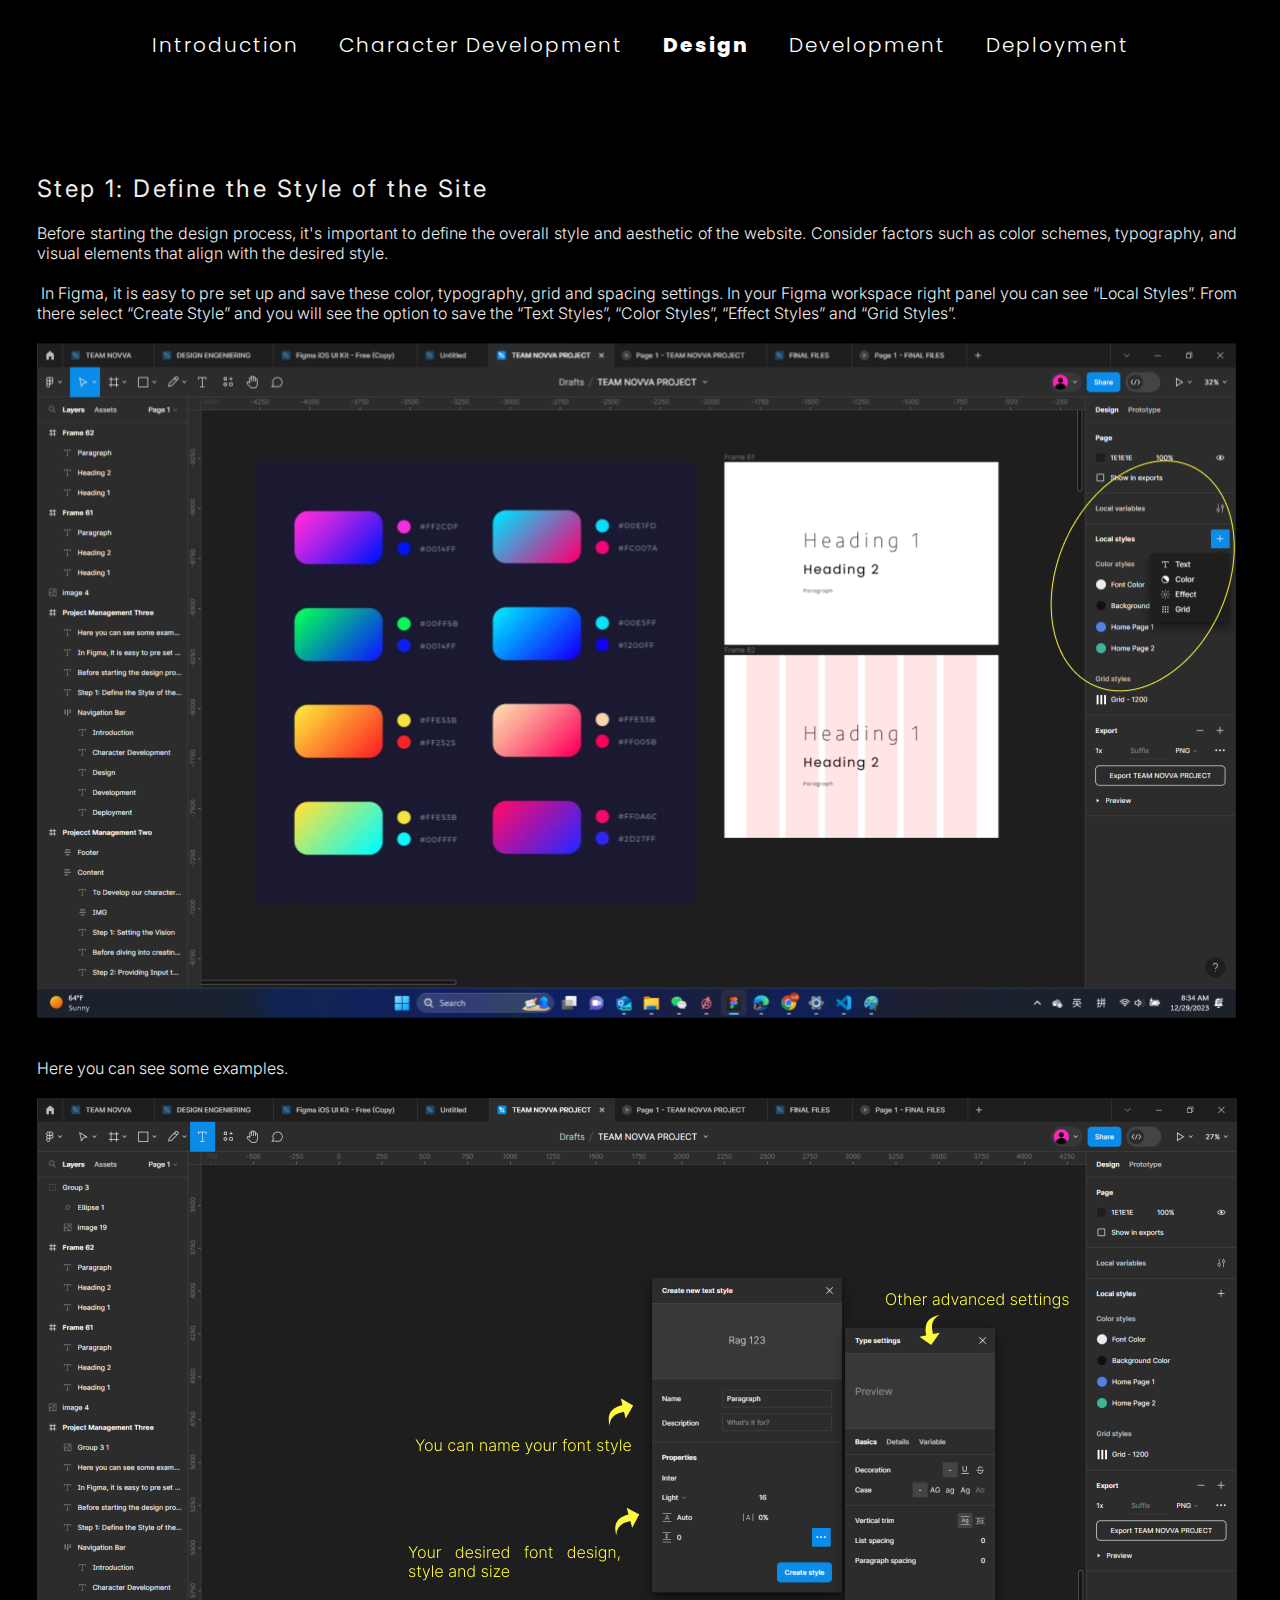
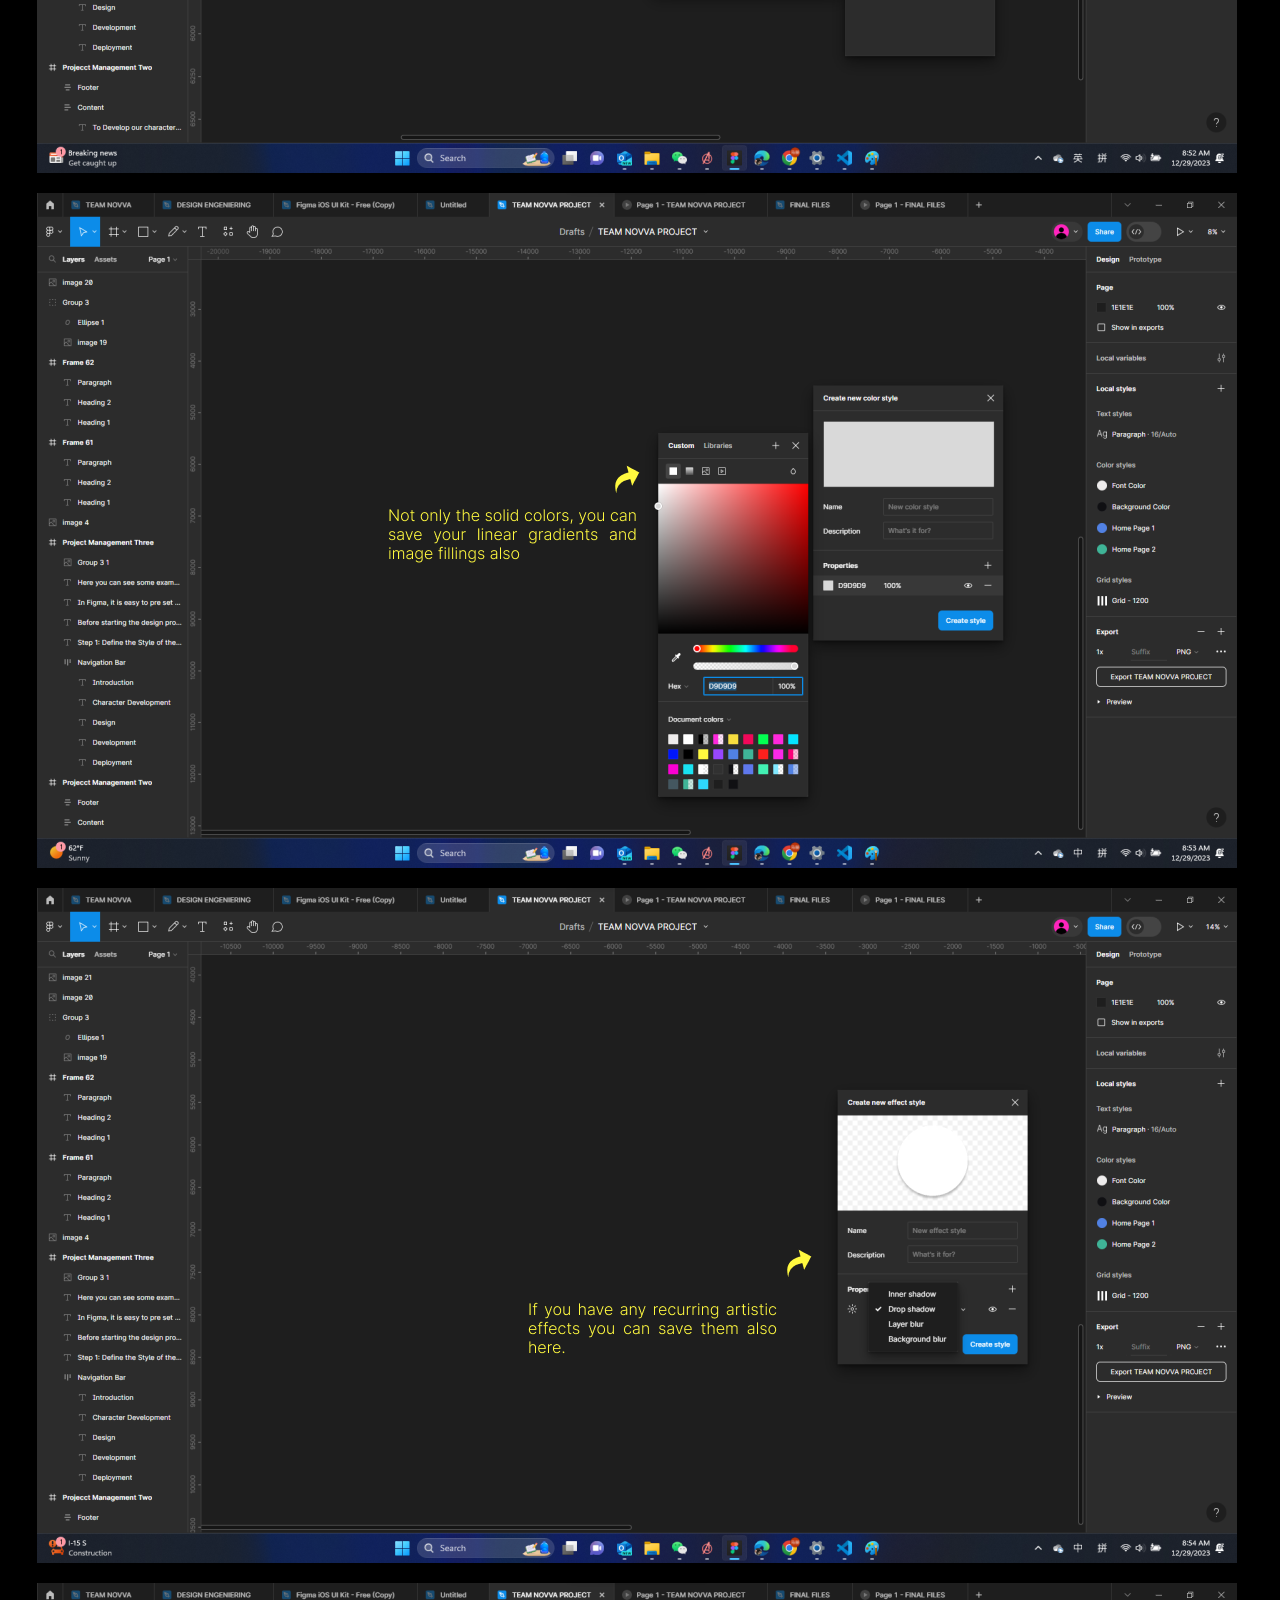
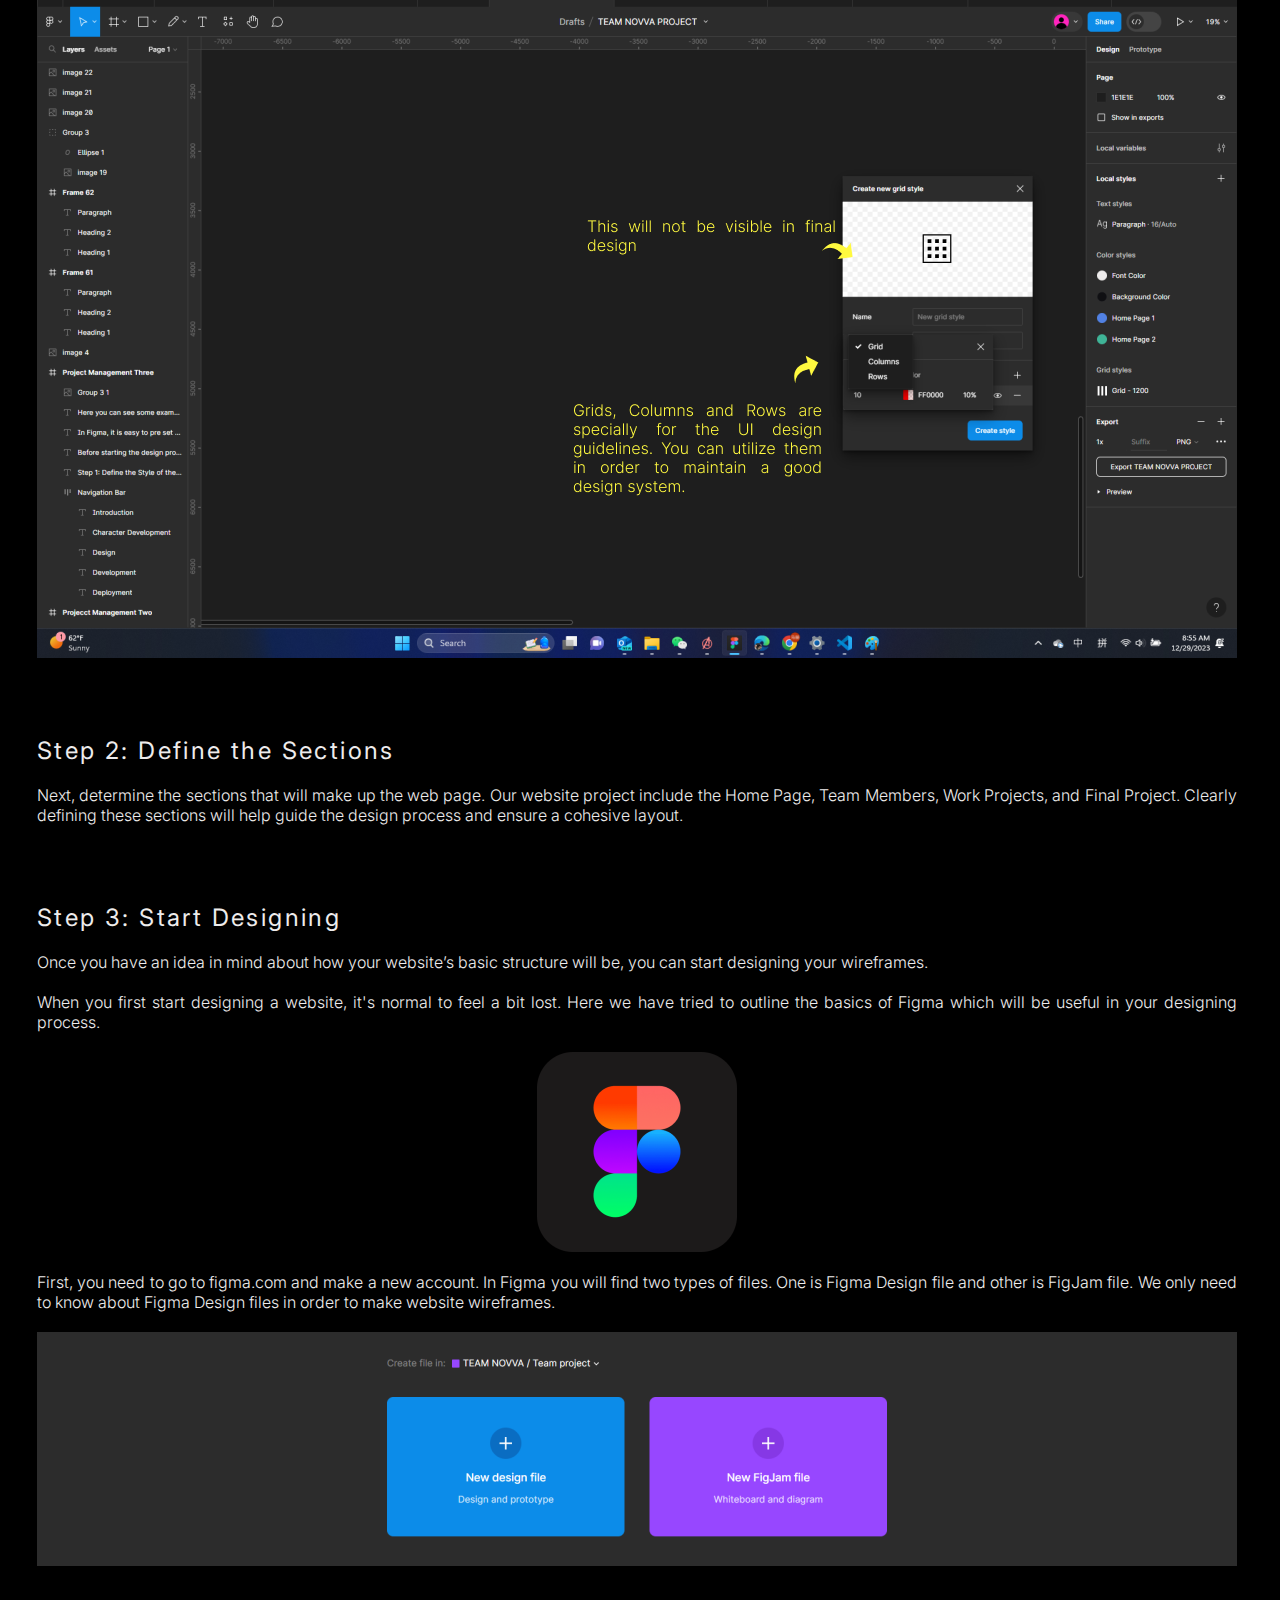
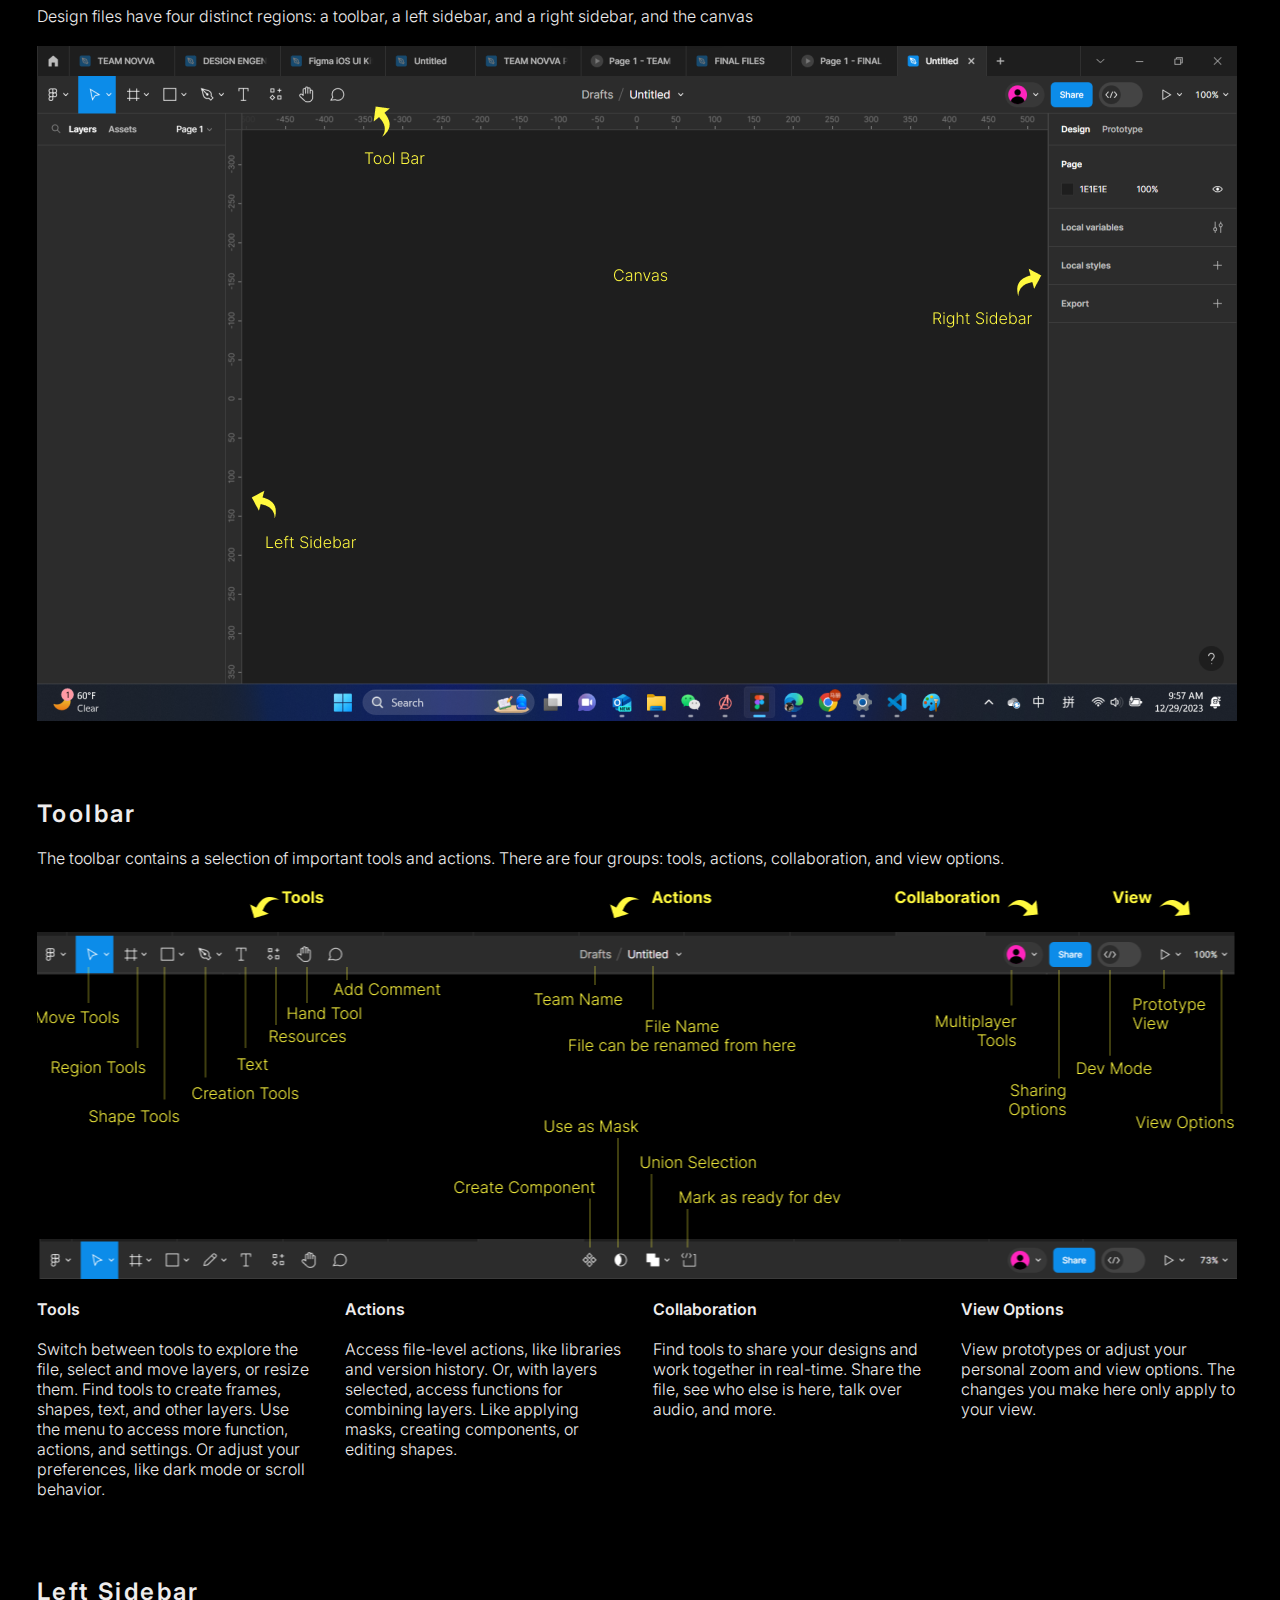
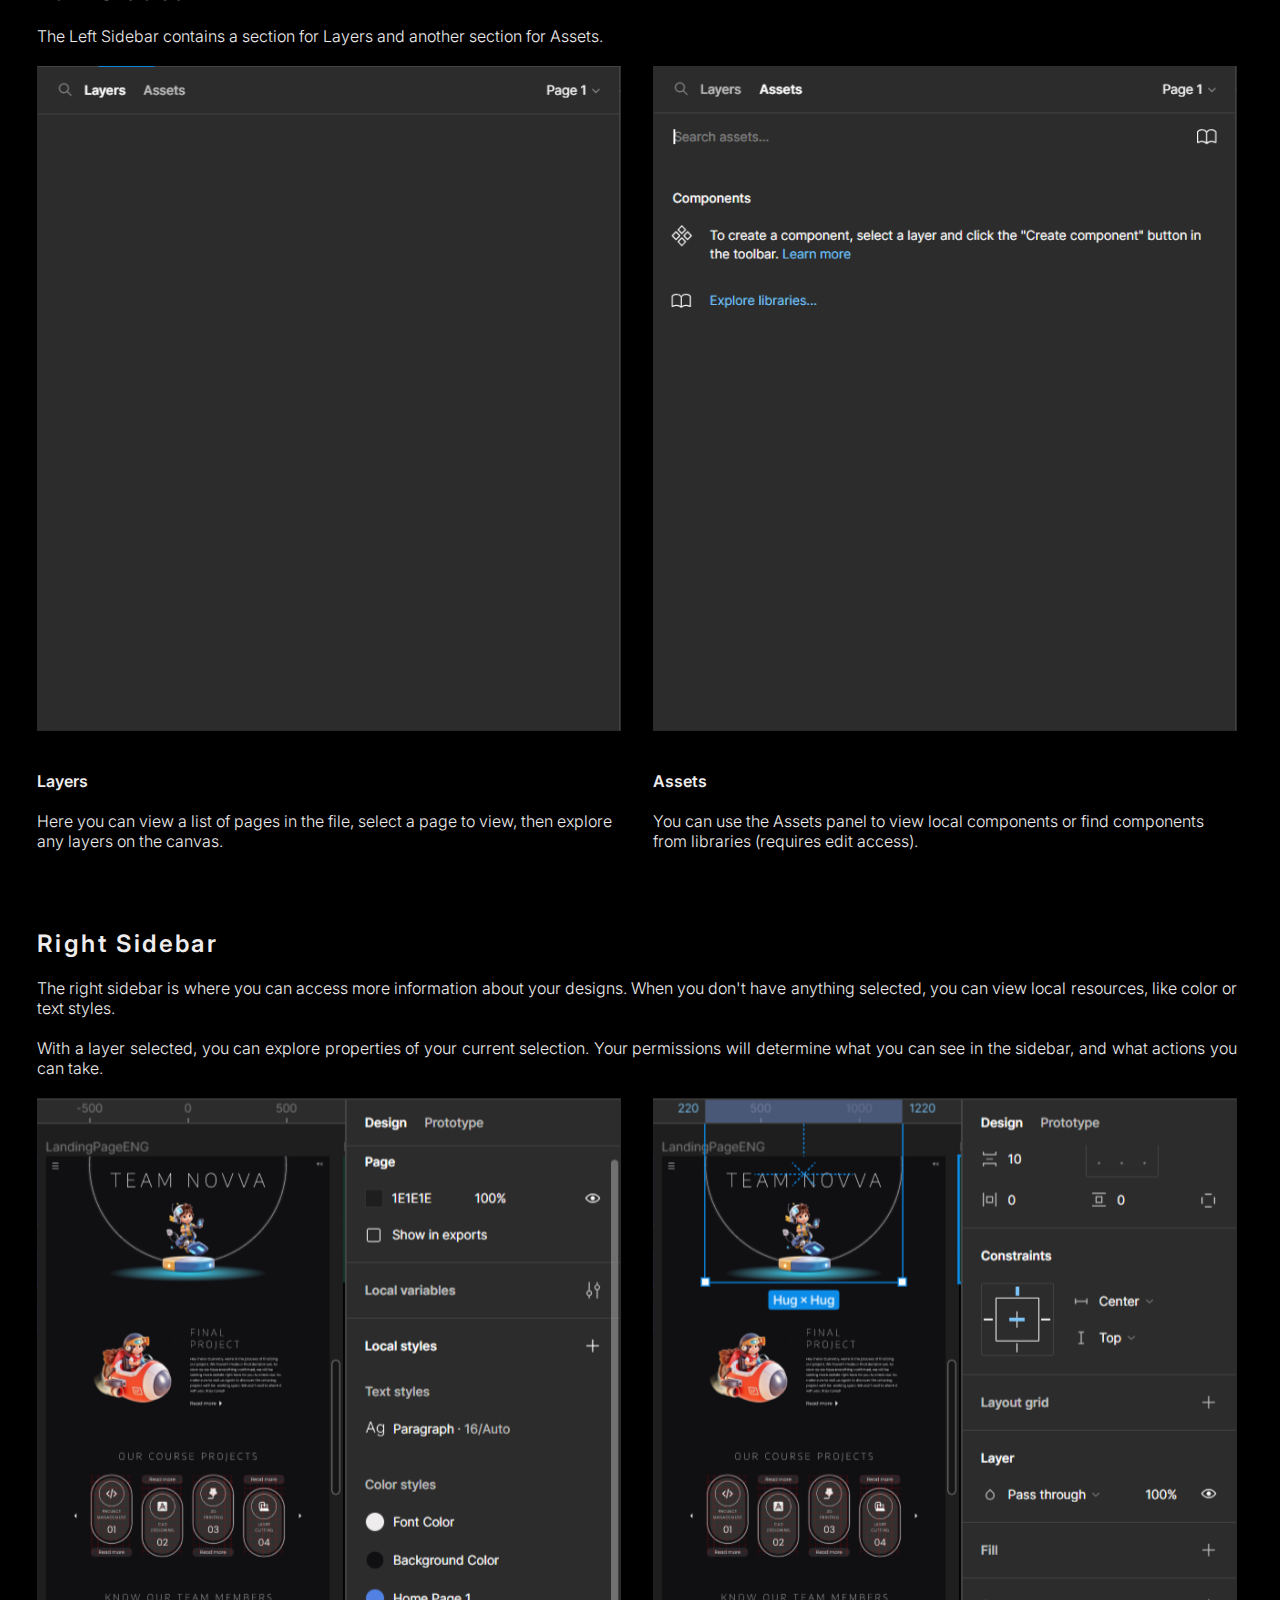
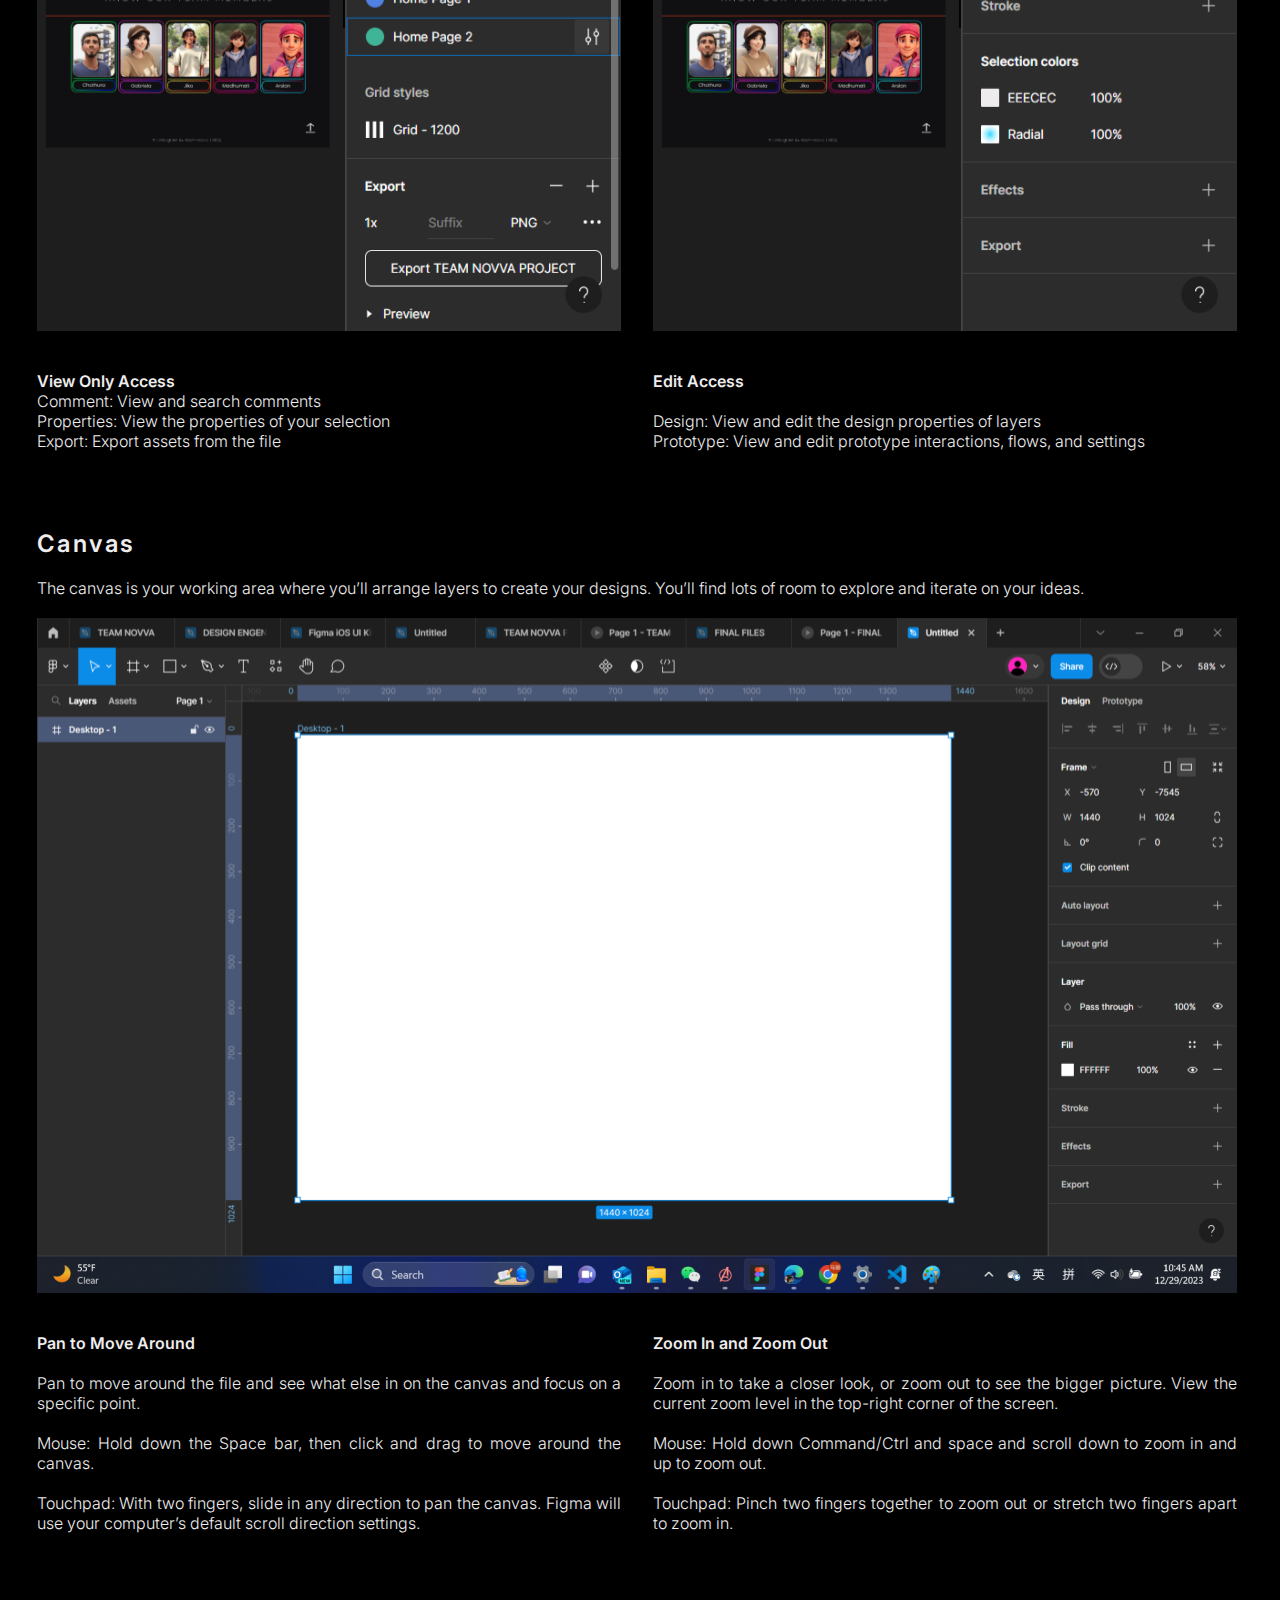
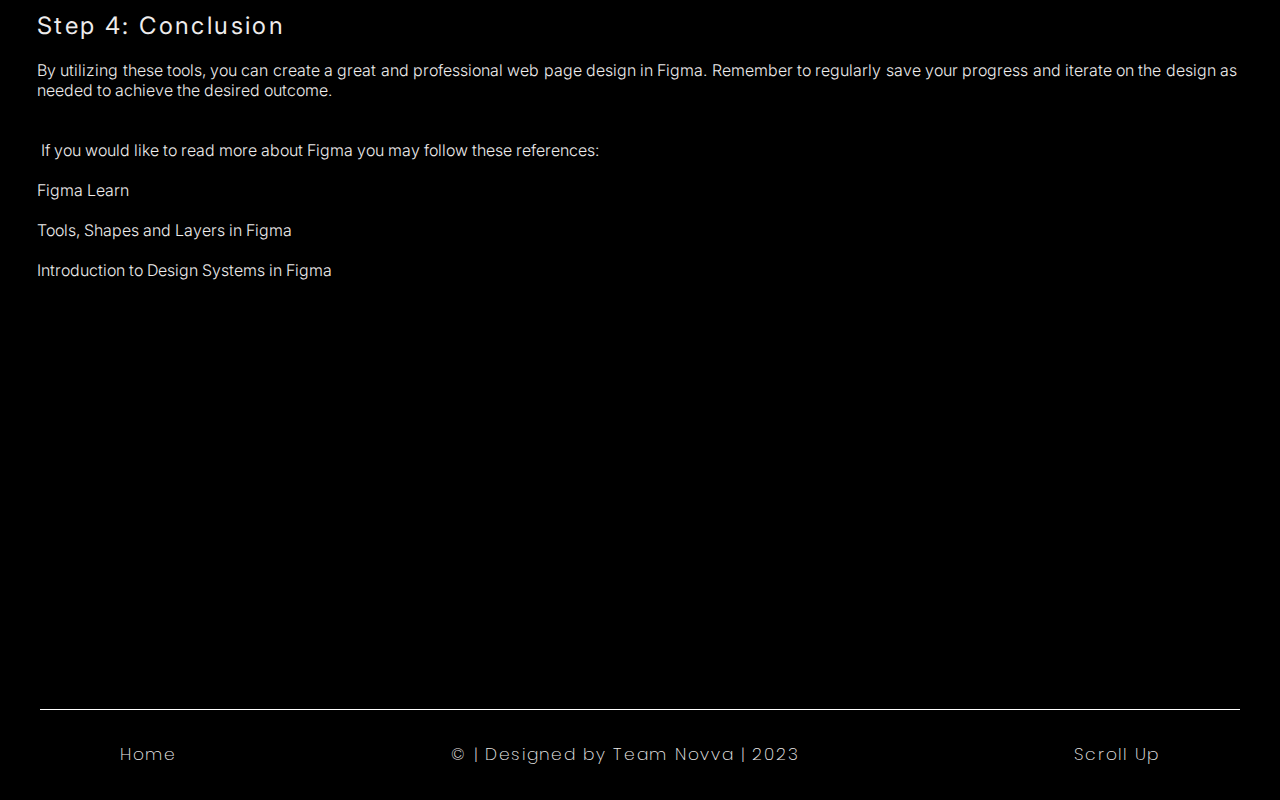
<file: ProjectManagementThree.html>
<!DOCTYPE html><html><head><meta charset="utf-8"><meta name="viewport" content="initial-scale=1, width=device-width"><link rel="stylesheet" href="ARSALAN.a49325b9.css"><link rel="stylesheet" href="ProjectManagementThree.ac95ca65.css"><link rel="stylesheet" href="https://fonts.googleapis.com/css2?family=Poppins:wght@200;300;400;600;800&display=swap"><link rel="stylesheet" href="https://fonts.googleapis.com/css2?family=Encode Sans:wght@100;300&display=swap"><link rel="stylesheet" href="https://fonts.googleapis.com/css2?family=Inter:wght@300;400;600&display=swap"></head><body> <div class="project-management-three"> <nav class="navigation-bar2" data-scroll-to="navigationBar"> <div class="introduction2" id="introductionText">Introduction</div> <div class="character-development2" id="characterDevelopmentText"> Character Development </div> <div class="design12">Design</div> <div class="character-development2" id="developmentText"> Development </div> <div class="character-development2" id="deploymentText">Deployment</div> </nav> <div class="content1"> <div class="step-1-define">Step 1: Define the Style of the Site</div> <div class="before-starting-the"> Before starting the design process, it's important to define the overall style and aesthetic of the website. Consider factors such as color schemes, typography, and visual elements that align with the desired style. </div> <div class="in-figma-it"> In Figma, it is easy to pre set up and save these color, typography, grid and spacing settings. In your Figma workspace right panel you can see “Local Styles”. From there select “Create Style” and you will see the option to save the “Text Styles”, “Color Styles”, “Effect Styles” and “Grid Styles”. </div> <img class="img4-icon" alt src="img4@2x.777aa6fd.png"> <div class="before-starting-the"> <p class="here-you-can">&nbsp;</p> <p class="here-you-can">Here you can see some examples.</p> </div> <img class="img4-icon" alt src="img5@2x.7760c618.png"> <img class="img4-icon" alt src="img6@2x.befcb49d.png"> <img class="img4-icon" alt src="img7@2x.6e7a3407.png"> <img class="img4-icon" alt src="img8@2x.bc7c16e0.png"> <div class="step-1-define"> <p class="here-you-can">&nbsp;</p> <p class="here-you-can">&nbsp;</p> <p class="here-you-can">Step 2: Define the Sections</p> </div> <div class="before-starting-the"> Next, determine the sections that will make up the web page. Our website project include the Home Page, Team Members, Work Projects, and Final Project. Clearly defining these sections will help guide the design process and ensure a cohesive layout. </div> <div class="step-1-define"> <p class="here-you-can">&nbsp;</p> <p class="here-you-can">&nbsp;</p> <p class="here-you-can">Step 3: Start Designing</p> </div> <div class="before-starting-the"> Once you have an idea in mind about how your website’s basic structure will be, you can start designing your wireframes. </div> <div class="before-starting-the"> When you first start designing a website, it's normal to feel a bit lost. Here we have tried to outline the basics of Figma which will be useful in your designing process. </div> <div class="figma-logo"> <img class="imgfigmalogo-icon" alt src="imgfigmalogo@2x.037a510f.png"> </div> <div class="before-starting-the"> First, you need to go to figma.com and make a new account. In Figma you will find two types of files. One is Figma Design file and other is FigJam file. We only need to know about Figma Design files in order to make website wireframes. </div> <img class="img9-icon" alt src="img9@2x.d49ea80d.png"> <div class="before-starting-the"> <p class="here-you-can">&nbsp;</p> <p class="here-you-can"> Design files have four distinct regions: a toolbar, a left sidebar, and a right sidebar, and the canvas </p> </div> <img class="img4-icon" alt src="img10@2x.1d7a37a5.png"> <div class="toolbar"> <p class="here-you-can">&nbsp;</p> <p class="here-you-can">&nbsp;</p> <p class="here-you-can">Toolbar</p> </div> <div class="before-starting-the"> The toolbar contains a selection of important tools and actions. There are four groups: tools, actions, collaboration, and view options. </div> <img class="img11-icon" alt src="img11@2x.108b4b3e.png"> <div class="tools"> <div class="tools-switch-between-container"> <p class="actions">Tools</p> <p class="actions">&nbsp;</p> <p class="switch-between-tools"> Switch between tools to explore the file, select and move layers, or resize them. Find tools to create frames, shapes, text, and other layers. Use the menu to access more function, actions, and settings. Or adjust your preferences, like dark mode or scroll behavior. </p> </div> <div class="tools-switch-between-container"> <p class="actions">Actions</p> <p class="actions">&nbsp;</p> <p class="switch-between-tools"> Access file-level actions, like libraries and version history. Or, with layers selected, access functions for combining layers. Like applying masks, creating components, or editing shapes. </p> </div> <div class="tools-switch-between-container"> <p class="here-you-can"> <span class="collaboration1">Collaboration</span> <span class="span4"> </span> </p> <p class="switch-between-tools">&nbsp;</p> <p class="switch-between-tools"> Find tools to share your designs and work together in real-time. Share the file, see who else is here, talk over audio, and more. </p> </div> <div class="tools-switch-between-container"> <p class="actions">View Options</p> <p class="actions">&nbsp;</p> <p class="switch-between-tools"> View prototypes or adjust your personal zoom and view options. The changes you make here only apply to your view. </p> </div> </div> <div class="toolbar"> <p class="here-you-can">&nbsp;</p> <p class="here-you-can">&nbsp;</p> <p class="here-you-can">Left Sidebar</p> </div> <div class="before-starting-the"> The Left Sidebar contains a section for Layers and another section for Assets. </div> <div class="sidebar"> <img class="img12-icon" alt src="img12@2x.dfd92f76.png"> <img class="img12-icon" alt src="img13@2x.88c99d46.png"> </div> <div class="tools"> <div class="layers-here-you-container"> <p class="actions">&nbsp;</p> <p class="actions">Layers</p> <p class="actions">&nbsp;</p> <p class="switch-between-tools"> Here you can view a list of pages in the file, select a page to view, then explore any layers on the canvas. </p> </div> <div class="layers-here-you-container"> <p class="actions">&nbsp;</p> <p class="actions">Assets</p> <p class="actions">&nbsp;</p> <p class="switch-between-tools"> You can use the Assets panel to view local components or find components from libraries (requires edit access). </p> </div> </div> <div class="toolbar"> <p class="here-you-can">&nbsp;</p> <p class="here-you-can">&nbsp;</p> <p class="here-you-can">Right Sidebar</p> </div> <div class="before-starting-the"> The right sidebar is where you can access more information about your designs. When you don't have anything selected, you can view local resources, like color or text styles. </div> <div class="before-starting-the"> With a layer selected, you can explore properties of your current selection. Your permissions will determine what you can see in the sidebar, and what actions you can take. </div> <div class="canvas"> <img class="img14-icon" alt src="img14@2x.bd924b4e.png"> <img class="img14-icon" alt src="img15@2x.cee098c0.png"> </div> <div class="tools"> <div class="view-only-access-container"> <p class="actions">&nbsp;</p> <p class="actions">View Only Access</p> <p class="actions"></p> <p class="switch-between-tools"> Comment: View and search comments </p> <p class="switch-between-tools"> Properties: View the properties of your selection </p> <p class="switch-between-tools"> Export: Export assets from the file </p> </div> <div class="edit-access-design-container"> <p class="actions">&nbsp;</p> <p class="actions">Edit Access</p> <p class="actions">&nbsp;</p> <p class="switch-between-tools"> Design: View and edit the design properties of layers </p> <p class="switch-between-tools"> Prototype: View and edit prototype interactions, flows, and settings </p> </div> </div> <div class="toolbar"> <p class="here-you-can">&nbsp;</p> <p class="here-you-can">&nbsp;</p> <p class="here-you-can">Canvas</p> </div> <div class="before-starting-the"> The canvas is your working area where you’ll arrange layers to create your designs. You’ll find lots of room to explore and iterate on your ideas. </div> <img class="img4-icon" alt src="img16@2x.7c902142.png"> <div class="canvas3"> <div class="view-only-access-container"> <p class="actions">&nbsp;</p> <p class="actions">Pan to Move Around</p> <p class="switch-between-tools">&nbsp;</p> <p class="switch-between-tools"> Pan to move around the file and see what else in on the canvas and focus on a specific point. </p> <p class="switch-between-tools">&nbsp;</p> <p class="switch-between-tools"> Mouse: Hold down the Space bar, then click and drag to move around the canvas. </p> <p class="switch-between-tools">&nbsp;</p> <p class="switch-between-tools"> Touchpad: With two fingers, slide in any direction to pan the canvas. Figma will use your computer’s default scroll direction settings. </p> </div> <div class="view-only-access-container"> <p class="actions">&nbsp;</p> <p class="actions">Zoom In and Zoom Out</p> <p class="actions">&nbsp;</p> <p class="switch-between-tools"> Zoom in to take a closer look, or zoom out to see the bigger picture. View the current zoom level in the top-right corner of the screen. </p> <p class="switch-between-tools">&nbsp;</p> <p class="switch-between-tools"> Mouse: Hold down Command/Ctrl and space and scroll down to zoom in and up to zoom out. </p> <p class="switch-between-tools">&nbsp;</p> <p class="switch-between-tools"> Touchpad: Pinch two fingers together to zoom out or stretch two fingers apart to zoom in. </p> </div> </div> <div class="step-1-define"> <p class="here-you-can">&nbsp;</p> <p class="here-you-can">&nbsp;</p> <p class="here-you-can">Step 4: Conclusion</p> </div> <div class="before-starting-the"> By utilizing these tools, you can create a great and professional web page design in Figma. Remember to regularly save your progress and iterate on the design as needed to achieve the desired outcome. </div> <div class="if-you-would-container"> <p class="here-you-can"> If you would like to read more about Figma you may follow these references: </p> <p class="here-you-can">Figma Learn</p> <p class="here-you-can">Tools, Shapes and Layers in Figma</p> <p class="here-you-can">Introduction to Design Systems in Figma</p> </div> </div> <footer class="footer8"> <footer class="footer-section2"> <div class="home-button2" id="homeButtonContainer"> <div class="home4">Home</div> </div> <div class="copyright6"> <div class="home4">© | Designed by Team Novva | 2023</div> </div> <div class="scroll-up-button2" id="scrollUpButton"> <div class="home4">Scroll Up</div> </div> </footer> </footer> </div> <script>var e=document.getElementById("introductionText");e&&e.addEventListener("click",function(e){window.location.href="./ProjectManagementOne.html"});var t=document.getElementById("characterDevelopmentText");t&&t.addEventListener("click",function(e){window.location.href="./ProjecctManagementTwo.html"});var n=document.getElementById("developmentText");n&&n.addEventListener("click",function(e){window.location.href="./ProjectManagementFour.html"});var o=document.getElementById("deploymentText");o&&o.addEventListener("click",function(e){window.location.href="./ProjectManagementFive.html"});var c=document.getElementById("homeButtonContainer");c&&c.addEventListener("click",function(e){window.location.href="./HomePage.html"});var a=document.getElementById("scrollUpButton");a&&a.addEventListener("click",function(){var e=document.querySelector("[data-scroll-to='navigationBar']");e&&e.scrollIntoView({block:"start",behavior:"smooth"})});</script> </body></html>
</file>
<file: ARSALAN.a49325b9.css>
body{margin:0;line-height:normal}.popup-overlay{flex-direction:column;display:flex;position:fixed;inset:0}:root{--font-poppins:Poppins;--font-encode-sans:"Encode Sans";--paragraph:Inter;--font-size-mid:17px;--paragraph-size:16px;--font-size-45xl:64px;--font-size-xl:20px;--font-size-17xl:36px;--heading-size:24px;--font-size-29xl:48px;--color-gray-100:#fffefe;--color-gray-200:#101013;--color-gray-300:#ffffff1a;--color-gray-400:#10101300;--color-white:#fff;--d:#f00859;--font-color:#eeecec;--a:#ff28dc;--e:#04e4ff;--color-lime:#02ff51;--color-gold:#f7de3f;--color-darkslategray:#313131;--color-royalblue:#5f78ec;--color-black:#000;--color-cornflowerblue-100:#5181e3cc;--color-cornflowerblue-200:#5181e380;--gap-5xl:24px;--gap-23xl:42px;--gap-17xl:36px;--gap-90xl:109px;--gap-13xl:32px;--gap-93xl:112px;--gap-45xl:64px;--gap-xs:12px;--gap-3xs:10px;--gap-31xl:50px;--gap-2xl:21px;--gap-xl:20px;--gap-21xl:40px;--padding-5xl:24px;--padding-23xl:42px;--padding-45xl:64px;--padding-3xs:10px;--padding-21xl:40px;--padding-61xl:80px;--padding-13xl:32px;--padding-xs:12px;--padding-8xs:5px;--padding-75xl:94px;--padding-2xl:21px;--br-5xl:24px;--br-xl:20px;--br-85xl:104px;--br-21xl:40px}
/*# sourceMappingURL=ARSALAN.a49325b9.css.map */
</file>
<file: index.aba9c52c.css>
@keyframes bounce-top{0%{opacity:1;animation-timing-function:ease-in;transform:translateY(-45px)}24%{opacity:1}40%{animation-timing-function:ease-in;transform:translateY(-24px)}65%{animation-timing-function:ease-in;transform:translateY(-12px)}82%{animation-timing-function:ease-in;transform:translateY(-6px)}93%{animation-timing-function:ease-in;transform:translateY(-4px)}25%,55%,75%,87%{animation-timing-function:ease-out;transform:translateY(0)}to{opacity:1;animation-timing-function:ease-out;transform:translateY(0)}}@keyframes wobble-hor-bottom{0%,to{transform-origin:50%;transform:translate(0)}15%{transform:translate(-30px)rotate(-6deg)}30%{transform:translate(15px)rotate(6deg)}45%{transform:translate(-15px)rotate(-3.6deg)}60%{transform:translate(9px)rotate(2.4deg)}75%{transform:translate(-6px)rotate(-1.2deg)}}@keyframes scale-up{0%{transform:scale(.5)}to{transform:scale(1)}}@keyframes slide-in-left{0%{opacity:0;transform:translate(-200px)}to{opacity:1;transform:translate(0)}}.vector-3{border:2px solid var(--font-color);box-sizing:border-box;width:1000px;height:1000px;top:0;left:calc(50% - 500px)}.vector-1,.vector-2,.vector-3{border-radius:50%;position:absolute}.vector-2{filter:blur(12px);border:2px solid var(--font-color);box-sizing:border-box;width:1000px;height:1000px;top:0;left:calc(50% - 500px)}.vector-1{background:radial-gradient(50% 50%,#2ed7fc,#81e8ff00);width:847.9px;height:89.8px;top:1093.8px;left:calc(50% - 424px)}.imgnovva1-icon,.imgnovvaground-icon{object-fit:cover;width:489.7px;height:113.8px;position:absolute;top:961px;left:calc(50% - 245px)}.imgnovva1-icon{opacity:1;height:294px;top:667px}.imgnovva1-icon.animate{animation:10s infinite forwards bounce-top}.groupheader{z-index:0;width:1000px;height:1093.8px;position:relative}.team-novva{letter-spacing:.24em;text-transform:uppercase;font-weight:100;position:relative}.header,.titleteamnovva{display:flex;position:absolute}.titleteamnovva{z-index:1;flex-direction:row;flex-shrink:0;justify-content:center;align-items:flex-start;top:514px;left:calc(50% - 393px);margin:0!important}.header{justify-content:flex-start;align-items:center;gap:var(--gap-3xs);text-align:center;color:var(--font-color);font-size:96px;font-family:var(--font-encode-sans);flex-direction:column;top:-456px;left:calc(50% - 500px)}.imgnovva2-icon{object-fit:cover;opacity:1;width:401px;height:385px;position:relative}.imgnovva2-icon.animate{animation:25s infinite forwards wobble-hor-bottom}.final{margin:0}.description,.read-more{font-family:var(--font-poppins);position:relative}.description{font-size:var(--font-size-mid);width:465px;line-height:27px;display:inline-block}.read-more{font-size:var(--heading-size);color:var(--font-color);text-align:center}.arrowiconright{object-fit:contain;width:12px;height:24px;position:relative}.readmorefinalproject1{flex-shrink:0;gap:16px}.readmorefinalproject,.readmorefinalproject1{cursor:pointer;background-color:#0000;border:0;flex-direction:row;justify-content:flex-start;align-items:center;width:193px;padding:0;display:flex}.titlefinalproject{justify-content:center;align-items:flex-start;gap:var(--gap-3xs);flex-direction:column;flex-shrink:0;width:465px;display:flex;overflow:hidden}.finalproject1{text-align:left;font-size:var(--font-size-29xl);color:var(--font-color);font-family:var(--font-encode-sans);flex-direction:row;justify-content:space-between;align-items:center;width:954px;display:flex;position:absolute;top:863px;left:calc(50% - 477px)}.our-course-projects{letter-spacing:.24em;text-transform:uppercase;font-weight:100;position:absolute;top:0;left:calc(50% - 351px)}.title{width:1200px;height:76px;position:relative}.courseprojects1{text-align:left;font-size:var(--font-size-29xl);color:var(--font-color);font-family:var(--font-encode-sans);flex-direction:column;justify-content:flex-start;align-items:center;width:1200px;display:flex}.group-child{border-radius:var(--br-85xl);filter:blur(4px);border:2px solid var(--font-color);box-sizing:border-box;position:absolute;top:0;left:calc(50% - 104px)}.group,.group-child,.group-item{width:208px;height:348px}.group-item{border-radius:var(--br-85xl);border:2px solid var(--font-color);box-sizing:border-box;position:absolute;top:0;left:calc(50% - 104px)}.group{z-index:0;position:relative}.projectmanagement-child{border-radius:var(--br-85xl);background-color:var(--color-darkslategray);z-index:1;width:180px;height:320px;position:absolute;top:14px;left:calc(50% - 90px);margin:0!important}.symb-icon{object-fit:cover;z-index:2;width:128px;height:128px;position:absolute;top:31px;left:calc(50% - 64px);margin:0!important}.project-management{letter-spacing:.08em;font-weight:300;position:absolute;top:0;left:0}.topic{z-index:3;width:148px;height:60px;top:170px;left:calc(50% - 74px);margin:0!important}.div,.num,.topic{position:absolute}.div{top:0;left:0}.num{z-index:4;font-size:var(--font-size-29xl);width:46px;height:72px;top:241px;left:calc(50% - 23px);margin:0!important}.readmore{cursor:pointer;padding:var(--padding-8xs);background-color:var(--color-gray-300);border-radius:var(--br-xl);-webkit-backdrop-filter:blur(4px);backdrop-filter:blur(4px);z-index:5;border:0;flex-direction:row;flex-shrink:0;justify-content:center;align-self:stretch;align-items:flex-end;display:flex}.readmore1:hover,.readmore:hover{background-color:var(--color-royalblue)}.projectmanagement,.sectionprojectmanagement{flex-direction:column;justify-content:flex-start;align-items:center;display:flex}.projectmanagement{gap:var(--gap-2xl);position:relative}.sectionprojectmanagement{width:208px;height:415px}.readmore1{cursor:pointer;padding:var(--padding-8xs);background-color:var(--color-gray-300);border-radius:var(--br-xl);-webkit-backdrop-filter:blur(4px);backdrop-filter:blur(4px);z-index:0;border:0;flex-direction:row;flex-shrink:0;justify-content:center;align-self:stretch;align-items:center;display:flex}.group-inner{border-radius:var(--br-85xl);filter:blur(4px);border:2px solid var(--font-color);box-sizing:border-box;position:absolute;bottom:0;left:calc(50% - 104px)}.group-child1,.group-inner,.group1{width:208px;height:348px}.group-child1{border-radius:var(--br-85xl);border:2px solid var(--font-color);box-sizing:border-box;position:absolute;bottom:0;left:calc(50% - 104px)}.group1{z-index:1;position:relative}.caddesign-child,.symb-icon1{position:absolute;margin:0!important}.caddesign-child{border-radius:var(--br-85xl);background-color:var(--color-darkslategray);z-index:2;width:180px;height:320px;bottom:14px;left:calc(50% - 90px)}.symb-icon1{object-fit:cover;z-index:3;width:128px;height:128px;bottom:191px;left:calc(50% - 64px)}.cad-designing{letter-spacing:.08em;font-weight:300;position:absolute;top:0;left:10.81%}.topic1{z-index:4;width:148px;height:60px;bottom:120px;left:calc(50% - 74px);margin:0!important}.div1,.num1,.topic1{position:absolute}.div1{top:0;left:-13.04%}.num1{z-index:5;font-size:var(--font-size-29xl);width:46px;height:72px;bottom:37px;left:calc(50% - 23px);margin:0!important}.sectioncaddesign{flex-direction:column;justify-content:flex-end;align-items:center;width:208px;height:415px;display:flex}.d-printing{letter-spacing:.08em;font-weight:300;position:absolute;top:0;left:17.57%}.symb-child{border:2px solid var(--font-color);box-sizing:border-box;border-radius:50%;width:100%;height:100%;position:absolute;inset:0}.arduinoicon{object-fit:cover;width:50%;max-width:100%;height:50%;max-height:100%;position:absolute;inset:25%;overflow:hidden}.symb{z-index:3;width:128px;height:128px;position:absolute;bottom:191px;left:calc(50% - 64px);margin:0!important}.div3,.laser-cutting{position:absolute;top:0}.laser-cutting{letter-spacing:.08em;font-weight:300;left:18.92%}.div3{left:-15.22%}.contentcourseprojects,.courseprojectssection{align-items:center;gap:var(--gap-31xl);display:flex}.contentcourseprojects{flex-direction:row;flex-shrink:0;justify-content:center}.courseprojectssection{flex-direction:column;justify-content:flex-start;position:absolute;top:1469px;left:calc(50% - 600px)}.imgchathura-icon{border-radius:var(--br-5xl);object-fit:cover;width:210px;height:265.2px;position:relative}.linechathura{border-top:2px solid var(--color-lime);box-sizing:border-box;width:212px;height:2px;position:relative}.buttonchathura{border-radius:var(--br-xl);-webkit-backdrop-filter:blur(4px);backdrop-filter:blur(4px);border:3px solid var(--color-lime);box-sizing:border-box;padding:var(--padding-8xs)var(--padding-75xl);cursor:pointer;flex-direction:row;flex-shrink:0;justify-content:center;align-items:center;width:216px;height:52px;display:flex;overflow:hidden}.sectionchathura{border-radius:var(--br-5xl);border:2px solid var(--color-lime);padding:var(--padding-xs)var(--padding-3xs);flex-direction:column;justify-content:flex-start;align-items:center;gap:11px;display:flex;box-shadow:0 4px 12px #ff28dc1f}.sectionarsalan:hover,.sectionchathura:hover,.sectiongaby:hover,.sectionjiko:hover,.sectionmali:hover{opacity:1;animation:3s scale-up}.imggaby-icon{border-radius:var(--br-xl);object-fit:cover;width:210px;height:270.9px;position:relative}.linegaby{border-top:2px solid var(--a);box-sizing:border-box;width:212px;height:2px;position:relative}.gabriela{line-height:42px;position:relative}.buttongaby,.sectiongaby{align-items:center;display:flex}.buttongaby{border-radius:var(--br-xl);-webkit-backdrop-filter:blur(4px);backdrop-filter:blur(4px);box-sizing:border-box;padding:var(--padding-8xs)var(--padding-75xl);cursor:pointer;border:3px solid #fb29e8;flex-direction:row;flex-shrink:0;justify-content:center;width:216px;height:52px;overflow:hidden}.sectiongaby{border-radius:var(--br-5xl);border:2px solid var(--a);padding:var(--padding-xs)var(--padding-3xs);justify-content:flex-start;gap:var(--gap-xs);flex-direction:column;box-shadow:0 4px 12px #ff28dc1f}.imgjiko-icon{border-radius:var(--br-5xl);object-fit:cover;width:210px;height:270.9px;position:relative}.linejiko-icon{object-fit:cover;width:208px;max-height:100%}.jiko,.linejiko-icon{position:relative}.buttonjiko,.sectionjiko{align-items:center;display:flex}.buttonjiko{border-radius:var(--br-xl);-webkit-backdrop-filter:blur(4px);backdrop-filter:blur(4px);border:3px solid var(--color-gold);box-sizing:border-box;padding:var(--padding-8xs)var(--padding-75xl);cursor:pointer;flex-direction:row;justify-content:center;width:216px;overflow:hidden}.sectionjiko{border-radius:var(--br-5xl);border:2px solid var(--color-gold);padding:var(--padding-xs)var(--padding-3xs);justify-content:flex-start;gap:var(--gap-xs);flex-direction:column;box-shadow:0 4px 12px #ff28dc1f}.linemali{border-top:2px solid var(--d);box-sizing:border-box;width:212px;height:2px;position:relative}.buttonmali,.sectionmali{align-items:center;display:flex}.buttonmali{border-radius:var(--br-xl);-webkit-backdrop-filter:blur(4px);backdrop-filter:blur(4px);border:3px solid var(--d);box-sizing:border-box;padding:var(--padding-8xs)var(--padding-75xl);cursor:pointer;flex-direction:row;justify-content:center;width:216px;overflow:hidden}.sectionmali{border-radius:var(--br-5xl);border:2px solid var(--d);padding:var(--padding-xs)var(--padding-3xs);justify-content:flex-start;gap:var(--gap-xs);flex-direction:column;box-shadow:0 4px 12px #ff28dc1f}.linearsalan{border-top:2px solid var(--e);box-sizing:border-box;width:212px;height:2px;position:relative}.buttonarsalan{border-radius:var(--br-xl);-webkit-backdrop-filter:blur(4px);backdrop-filter:blur(4px);box-sizing:border-box;padding:var(--padding-8xs)var(--padding-75xl);cursor:pointer;border:3px solid #19e3f2;flex-direction:row;justify-content:center;align-items:center;width:216px;display:flex;overflow:hidden}.sectionarsalan{border-radius:var(--br-5xl);border:2px solid var(--e);padding:var(--padding-xs)var(--padding-3xs);justify-content:flex-start;align-items:center;gap:var(--gap-xs);flex-direction:column;display:flex;box-shadow:0 4px 12px #ff28dc1f}.teammembers,.teammembers1{justify-content:center;align-items:center;gap:var(--gap-3xs);font-size:var(--heading-size);font-family:var(--font-poppins);flex-direction:row;height:520px;display:flex}.teammembers{gap:var(--gap-xs);text-align:center;font-size:var(--font-size-29xl);color:var(--font-color);font-family:var(--font-encode-sans);flex-direction:column;width:calc(100% - 250px);height:592px;position:absolute;top:2208px;left:128.5px;right:121.5px}.copyright,.homebutton{flex-direction:row;align-items:center;display:flex}.homebutton{cursor:pointer;justify-content:flex-start}.copyright{justify-content:center}.scroll-up{letter-spacing:.1em;font-weight:200;line-height:27px;position:relative}.scrollupbutton{cursor:pointer;flex-direction:row;justify-content:center;align-items:center;display:flex}.footer5,.footersection{box-sizing:border-box;width:1440px;display:flex}.footersection{padding:var(--padding-13xl)var(--padding-61xl);text-align:left;font-size:var(--font-size-mid);color:var(--font-color);font-family:var(--font-poppins);flex-direction:row;justify-content:space-between;align-items:flex-end;height:91px}.footer5{border-top:.5px solid var(--color-white);flex-direction:column;justify-content:flex-end;align-items:center;position:absolute;bottom:0;left:calc(50% - 720px)}.menuicon3{object-fit:cover;width:32px;height:32px;position:relative}.menuicon2{cursor:pointer;padding:var(--padding-21xl)var(--padding-61xl);background-color:#0000;border:0;flex-direction:row;justify-content:flex-start;align-items:flex-start;display:flex;position:absolute;top:0;left:0}.homepage{background-color:var(--color-gray-200);text-align:center;font-size:var(--font-size-xl);color:var(--font-color);font-family:var(--font-poppins);width:100%;height:3000px;position:relative;overflow:hidden}.tableofcontents{letter-spacing:.24em;text-transform:uppercase;font-weight:100;font-family:var(--font-encode-sans);text-align:center;position:absolute;top:47px;left:170px}.home{top:164px;left:408px}.aboutus,.courseprojects,.finalproject,.home{letter-spacing:.12em;text-transform:uppercase;text-align:right;position:absolute}.finalproject{cursor:pointer;top:228px;left:279px}.aboutus,.courseprojects{top:332px;left:226px}.aboutus{top:504px;left:350px}.line-icon1{object-fit:contain;width:2px;height:432px;position:absolute;top:170px;left:512px}.subtopic1,.week1{letter-spacing:.12em;font-weight:200;display:inline-block;position:absolute}.subtopic1{width:463px;top:228px;left:541px}.week1{width:350px;left:543px}.week1,.week5{cursor:pointer;top:332px}.teammember1,.teammember2,.teammember3,.teammember4,.teammember5,.week5,.week6,.week7,.week8{letter-spacing:.12em;width:350px;font-weight:200;display:inline-block;position:absolute;left:898px}.week6{cursor:pointer;top:368px}.teammember1,.teammember2,.teammember3,.teammember4,.teammember5,.week7,.week8{top:404px}.teammember1,.teammember2,.teammember3,.teammember4,.teammember5,.week8{top:440px}.teammember1,.teammember2,.teammember3,.teammember4,.teammember5{cursor:pointer;top:504px;left:543px}.teammember2,.teammember3,.teammember4,.teammember5{top:540px}.teammember3,.teammember4,.teammember5{top:571px}.teammember4,.teammember5{top:504px;left:898px}.teammember5{top:540px}.week2,.week3{cursor:pointer;width:350px;left:543px}.week2{letter-spacing:.12em;font-weight:200;display:inline-block;position:absolute;top:368px}.week3{top:404px}.subtopic2,.subtopic3,.subtopic4,.week3,.week4{letter-spacing:.12em;font-weight:200;display:inline-block;position:absolute}.week4{cursor:pointer;width:350px;top:440px;left:543px}.subtopic2,.subtopic3,.subtopic4{width:463px;top:268px;left:541px}.subtopic3,.subtopic4{top:228px;left:896px}.subtopic4{top:268px}.menuicon1{object-fit:cover;width:32px;height:32px;position:relative}.menuicon{cursor:pointer;padding:var(--padding-21xl)var(--padding-61xl);background-color:#0000;border:0;flex-direction:row;justify-content:flex-start;align-items:flex-start;display:flex;position:absolute;top:0;left:0}.tableofcontent{border-radius:0 0 var(--br-xl)var(--br-xl);opacity:0;text-align:left;font-size:var(--heading-size);color:var(--font-color);font-family:var(--font-poppins);background-color:#101013e6;width:1440px;max-width:90%;height:700px;max-height:90%;position:relative;overflow:auto}.tableofcontent.animate{animation:.25s forwards slide-in-left}
/*# sourceMappingURL=index.aba9c52c.css.map */
</file>
<file: ARSALAN.e42c4e5a.css>
@keyframes fade-in{0%{opacity:0}to{opacity:1}}.designed-by-team2{letter-spacing:.1em;font-weight:200;line-height:27px;position:relative}.menu-items4{z-index:0;flex-direction:row;flex-shrink:0;justify-content:center;align-items:center;display:flex}.image-22{cursor:pointer;z-index:1;background-color:#0000;background-image:url(image2@2x.238b82be.png);background-position:top;background-repeat:no-repeat;background-size:cover;border:0;width:40px;height:40px;padding:0;position:absolute;top:18px;left:44px;margin:0!important}.footer2{background-color:var(--color-gray-400);padding:var(--padding-5xl)var(--padding-23xl);box-sizing:border-box;justify-content:flex-end;align-items:center;gap:var(--gap-23xl);text-align:left;font-size:var(--font-size-mid);color:var(--color-white);font-family:var(--font-poppins);flex-flow:wrap;width:1440px;display:flex;position:absolute;bottom:0;left:calc(50% - 720px)}.vector-icon14{width:75%;max-width:100%;height:75%;max-height:100%;position:absolute;inset:12.5%;overflow:hidden}.phone-dial2{cursor:pointer;background-color:#0000;border:0;flex-shrink:0;width:64px;height:64px;padding:0;position:relative;overflow:hidden}.vector-icon15{width:83.28%;max-width:100%;height:66.72%;max-height:100%;position:absolute;inset:16.72% 8.44% 16.56% 8.28%;overflow:hidden}.group-icon2{width:53px;height:53px;position:relative}.dingtalk-circle-01-12{cursor:pointer;background-color:#0000;border:0;flex-direction:column;flex-shrink:0;justify-content:center;align-items:center;width:53px;padding:0;display:flex;overflow:hidden}.vector-icon18{width:83.28%;max-width:100%;height:81.25%;max-height:100%;position:absolute;inset:8.28% 8.44% 10.47% 8.28%;overflow:hidden}.github2{cursor:pointer;opacity:0;background-color:#0000;border:0;flex-shrink:0;width:64px;height:64px;padding:0;position:relative;overflow:hidden}.github2.animate{animation:1s forwards fade-in}.contact-section2,.contact6{width:1440px;position:absolute;left:calc(50% - 720px)}.contact-section2{justify-content:center;align-items:center;gap:var(--gap-45xl);flex-direction:row;display:flex;top:4400px}.contact6{font-size:inherit;letter-spacing:.6em;text-transform:uppercase;z-index:0;flex-shrink:0;font-family:inherit;font-weight:300;line-height:42px;display:inline-block;top:0;margin:0!important}.contact-child1,.contact-inner{border-top:2px solid var(--e);box-sizing:border-box;z-index:1;width:552px;height:2px;position:absolute;top:19px;left:-1px;margin:0!important}.contact-child1{z-index:2;left:899px}.contact5{justify-content:center;align-items:center;gap:var(--gap-90xl);flex-direction:row;width:1440px;display:flex;position:absolute;top:4200px;left:calc(50% - 720px)}.playing-football{margin-block:0 10px}.social-media{margin:0}.playing-football-watching-container{letter-spacing:.2em;line-height:27px;position:relative}.hobbies-section4{padding:var(--padding-3xs);box-sizing:border-box;flex-direction:row;flex-shrink:0;justify-content:center;align-items:center;width:1440px;display:flex}.hobbies-section3{font-size:var(--font-size-mid);color:var(--color-white);font-family:var(--font-poppins);flex-direction:column;justify-content:flex-start;align-items:flex-start;display:flex;position:absolute;top:3880px;left:-10px;overflow:hidden}.hobbies-child1,.hobbies-inner{border-top:2px solid var(--e);box-sizing:border-box;z-index:0;width:552px;height:2px;position:absolute;top:20px;left:-1px;margin:0!important}.hobbies-child1{z-index:1;left:899px}.hobbies3,.hobbies4{width:1440px;position:absolute;left:calc(50% - 720px)}.hobbies4{font-size:inherit;letter-spacing:.6em;text-transform:uppercase;z-index:2;flex-shrink:0;font-family:inherit;font-weight:300;line-height:42px;display:inline-block;top:0;margin:0!important}.hobbies3{justify-content:center;align-items:center;gap:var(--gap-90xl);flex-direction:row;display:flex;top:3750px}.circle2{flex-shrink:0}.bengali1,.hindi1{letter-spacing:.6em;text-transform:uppercase;line-height:42px;position:relative}.hindi1{white-space:pre-wrap}.languages-section2,.text2{justify-content:flex-start;align-items:flex-start;display:flex}.text2{gap:var(--gap-93xl);flex-direction:row;flex-shrink:0;width:900px}.languages-section2{font-size:var(--font-size-mid);color:var(--color-white);font-family:var(--font-poppins);flex-direction:column;position:absolute;top:3430px;left:270px}.languages-child1,.languages-inner{border-top:2px solid var(--e);box-sizing:border-box;z-index:0;width:502px;height:2px;position:absolute;top:20px;left:-1px;margin:0!important}.languages-child1{z-index:1;left:939px}.languages3{justify-content:center;align-items:center;gap:var(--gap-90xl);flex-direction:row;width:1440px;display:flex;position:absolute;top:3270px;left:calc(50% - 720px)}.adobe-photoshop-adobe-container2{letter-spacing:.2em;flex-shrink:0;width:210px;height:352px;line-height:27px;display:inline-block;position:relative}.skills-section2{background-color:var(--color-gray-400);font-size:var(--font-size-mid);color:var(--color-white);font-family:var(--font-poppins);flex-direction:column;justify-content:space-between;align-items:center;width:1440px;height:342px;display:flex;position:absolute;top:2820px;left:calc(50% - 720px)}.skills-inner{border-top:2px solid var(--e);box-sizing:border-box;z-index:0;width:582px;height:2px;top:20px;left:-1px}.skills-child1,.skills-inner,.skills6{position:absolute;margin:0!important}.skills6{font-size:inherit;letter-spacing:.6em;text-transform:uppercase;z-index:1;flex-shrink:0;width:1440px;font-family:inherit;font-weight:300;line-height:42px;display:inline-block;top:0;left:calc(50% - 720px)}.skills-child1{border-top:2px solid var(--e);box-sizing:border-box;z-index:2;width:582px;height:2px;top:20px;left:859px}.skills5{justify-content:center;align-items:center;gap:var(--gap-90xl);flex-direction:row;width:1440px;display:flex;position:absolute;top:2700px;left:calc(50% - 720px)}.uiux-design2{letter-spacing:.1em;align-self:stretch;font-weight:600;line-height:42px;position:relative}.title-description-child3{border-top:2px solid var(--font-color);box-sizing:border-box;width:150px;height:2px;position:relative}.in-my-work2{font-size:var(--font-size-mid);color:var(--color-gray-100);align-self:stretch;font-weight:300;line-height:27px;position:relative}.title-description6{flex-direction:column;justify-content:space-between;align-self:stretch;align-items:center;height:513px;display:flex}.card6{border-radius:var(--br-5xl);padding:var(--padding-45xl)var(--padding-23xl);box-sizing:border-box;background:linear-gradient(168.88deg,#04e4ff,#fb017942);justify-content:center;width:400px;min-width:320px;height:640px;box-shadow:0 4px 12px #ff28dc1f}.card6,.card7,.title-description7{flex-direction:column;align-items:center;display:flex}.title-description7{justify-content:space-between;align-self:stretch;height:567px}.card7{border-radius:var(--br-5xl);padding:var(--padding-45xl)var(--padding-23xl);box-sizing:border-box;background:linear-gradient(168.85deg,#04e4ff 7.98%,#fb017942);justify-content:center;width:400px;min-width:320px;height:640px;box-shadow:0 4px 12px #ff28dc1f}.during-the-year2{font-size:var(--font-size-mid);color:var(--color-white);align-self:stretch;font-weight:300;line-height:27px;position:relative}.card8,.title-description8{flex-direction:column;align-items:center;display:flex}.title-description8{justify-content:space-between;align-self:stretch;height:486px}.card8{border-radius:var(--br-5xl);padding:var(--padding-45xl)var(--padding-23xl);box-sizing:border-box;color:var(--color-gray-100);background:linear-gradient(168.46deg,#04e4ff 12.47%,#fb017942);justify-content:center;width:400px;min-width:320px;height:640px;box-shadow:0 4px 12px #ff28dc1f}.experiences-section2{justify-content:flex-start;align-items:flex-start;gap:var(--gap-13xl);color:var(--color-white);font-family:var(--font-poppins);flex-direction:row;display:flex;position:absolute;top:1900px;left:calc(50% - 632px)}.experiences-child1,.experiences-inner{border-top:2px solid var(--e);box-sizing:border-box;width:502px;height:2px;position:absolute;top:20px;margin:0!important}.experiences-inner{z-index:0;right:-31px}.experiences-child1{z-index:1;left:calc(50% - 751px)}.experiences3{justify-content:center;align-items:center;gap:var(--gap-90xl);flex-direction:row;width:1440px;display:flex;position:absolute;top:1750px;left:calc(50% - 720px)}.vector-icon19{width:42.7px;height:48px;position:relative}.master5{justify-content:flex-start;align-items:center;gap:var(--gap-17xl);flex-direction:column;display:flex;position:absolute;top:0;left:0}.master4{width:1440px;height:165px;position:relative}.bachelors-in-agricultural-container{letter-spacing:.2em;width:1440px;line-height:27px;display:inline-block;position:relative}.education-section2{justify-content:center;align-items:center;gap:var(--gap-17xl);font-size:var(--font-size-mid);color:var(--color-white);font-family:var(--font-poppins);flex-direction:column;display:flex;position:absolute;top:1230px;left:calc(50% - 720px)}.education-inner,.line-icon{position:absolute;margin:0!important}.education-inner{border-top:2px solid var(--e);box-sizing:border-box;z-index:0;width:502px;height:2px;top:20px;left:calc(50% - 721px)}.line-icon{object-fit:contain;z-index:1;width:500px;height:1.2px;top:20.4px;left:calc(50% + 220px)}.education5{flex-direction:row;justify-content:space-between;align-items:center;width:1440px;display:flex;position:absolute;top:1080px;left:calc(50% - 720px)}.agro-industrial,.muhammad-arsalan{align-self:stretch;position:relative}.agro-industrial{font-size:inherit;letter-spacing:.1em;margin:0;font-family:inherit;font-weight:600;line-height:30px}.muhammad-arsalan{font-size:var(--font-size-45xl);text-transform:uppercase;font-weight:100;font-family:var(--font-encode-sans)}.i-am-an1{margin:0;font-weight:200}.i-am-an-container1{font-size:var(--paragraph-size);flex-shrink:0;width:621px;height:427px;line-height:27px;display:inline-block;position:relative}.main-content2{justify-content:flex-start;align-items:flex-start;gap:var(--gap-5xl);flex-direction:column;width:620px;display:flex}.photo-icon2{width:514px;height:701px;position:relative}.about3,.header-section2{justify-content:flex-start;display:flex}.header-section2{align-items:center;gap:var(--gap-23xl);flex-direction:row;flex-shrink:0}.about3{text-align:left;font-size:var(--font-size-xl);color:var(--color-white);font-family:var(--font-poppins);flex-direction:column;align-items:flex-start;position:absolute;top:204px;left:117px;overflow:hidden}.about4{-webkit-backdrop-filter:blur(4px);backdrop-filter:blur(4px)}.about4,.education7{letter-spacing:.1em;cursor:pointer;font-weight:200;line-height:27px;position:relative}.menu-items5{justify-content:center;align-items:center;gap:var(--gap-5xl);text-align:left;font-size:var(--font-size-mid);color:var(--color-white);font-family:var(--font-poppins);flex-direction:row;flex-shrink:0;margin:0;display:flex}.navigation2,.rectangle-main-icon2{width:1440px;position:absolute;top:0}.navigation2{background-color:var(--color-gray-400);padding:var(--padding-5xl)var(--padding-23xl);box-sizing:border-box;flex-flow:wrap;justify-content:center;align-items:center;margin:0;display:flex;left:calc(50% - 720px);overflow:hidden}.rectangle-main-icon2{height:1024px;display:none;left:0}.rectangle-bottom2{background:linear-gradient(#1010131a 13.77%,#04e4ff1a);width:1439px;height:249px;position:absolute;top:4551px;left:0}.rectangle-top1{background:linear-gradient(#04e4ff40,#d9d9d900);width:1440px;height:75px;position:absolute;top:0;left:0}.arsalan-child,.arsalan-child1,.arsalan-child2,.arsalan-child3,.arsalan-inner,.arsalan-item{background:linear-gradient(#10101333 22.29%,#04e4ff33 48.85%,#10101333 77.5%);width:1440px;height:100px;position:absolute;top:1050px;left:calc(50% - 720px)}.arsalan-child1,.arsalan-child2,.arsalan-child3,.arsalan-inner,.arsalan-item{top:1720px}.arsalan-child1,.arsalan-child2,.arsalan-child3,.arsalan-inner{top:2670px}.arsalan-child1,.arsalan-child2,.arsalan-child3{top:3240px}.arsalan-child2,.arsalan-child3{top:3720px}.arsalan-child3{top:4170px}.frame-icon2{object-fit:cover;width:95px;height:95px;position:absolute;top:66px;left:113px;overflow:hidden}.arsalan{background-color:var(--color-gray-200);text-align:center;font-size:var(--font-size-17xl);color:var(--e);font-family:var(--font-encode-sans);width:100%;height:4800px;position:relative;overflow:hidden}
/*# sourceMappingURL=ARSALAN.e42c4e5a.css.map */
</file>
<file: CHATHURA.ab057d95.css>
@keyframes fade-in{0%{opacity:0}to{opacity:1}}.designed-by-team3{letter-spacing:.1em;font-weight:200;line-height:27px;position:relative}.menu-items6{z-index:0;flex-direction:row;flex-shrink:0;justify-content:center;align-items:center;display:flex}.image-23{cursor:pointer;z-index:1;background-color:#0000;background-image:url(image2@2x.238b82be.png);background-position:top;background-repeat:no-repeat;background-size:cover;border:0;width:40px;height:40px;padding:0;position:absolute;top:18px;left:44px;margin:0!important}.footer3{background-color:var(--color-gray-400);padding:var(--padding-5xl)var(--padding-23xl);box-sizing:border-box;justify-content:flex-end;align-items:center;gap:var(--gap-23xl);text-align:left;font-size:var(--font-size-mid);color:var(--color-white);font-family:var(--font-poppins);flex-flow:wrap;width:1440px;display:flex;position:absolute;bottom:0;left:calc(50% - 720px)}.vector-icon21{width:75%;max-width:100%;height:75%;max-height:100%;position:absolute;inset:12.5%;overflow:hidden}.phone-dial3{cursor:pointer;background-color:#0000;border:0;flex-shrink:0;width:64px;height:64px;padding:0;position:relative;overflow:hidden}.vector-icon22{width:83.28%;max-width:100%;height:66.72%;max-height:100%;position:absolute;inset:16.72% 8.44% 16.56% 8.28%;overflow:hidden}.group-icon3{width:53px;height:53px;position:relative}.dingtalk-circle-01-13{cursor:pointer;background-color:#0000;border:0;flex-direction:column;flex-shrink:0;justify-content:center;align-items:center;width:53px;padding:0;display:flex;overflow:hidden}.vector-icon25{width:83.28%;max-width:100%;height:81.25%;max-height:100%;position:absolute;inset:8.28% 8.44% 10.47% 8.28%;overflow:hidden}.github3{cursor:pointer;opacity:0;background-color:#0000;border:0;flex-shrink:0;width:64px;height:64px;padding:0;position:relative;overflow:hidden}.github3.animate{animation:1s forwards fade-in}.contact-section3,.contact9{width:1440px;position:absolute;left:calc(50% - 720px)}.contact-section3{justify-content:center;align-items:center;gap:var(--gap-45xl);flex-direction:row;display:flex;top:4400px}.contact9{font-size:inherit;letter-spacing:.6em;text-transform:uppercase;z-index:0;flex-shrink:0;font-family:inherit;font-weight:300;line-height:42px;display:inline-block;top:0;margin:0!important}.contact-child2,.contact-child3{border-top:2px solid var(--color-lime);box-sizing:border-box;z-index:1;width:552px;height:2px;position:absolute;top:19px;left:-1px;margin:0!important}.contact-child3{z-index:2;left:899px}.contact8{justify-content:center;align-items:center;gap:var(--gap-90xl);flex-direction:row;width:1440px;display:flex;position:absolute;top:4200px;left:calc(50% - 720px)}.drawing-and-painting1{margin-block:0 10px}.fishing1{margin:0}.drawing-and-painting-container1{letter-spacing:.2em;line-height:27px;position:relative}.hobbies-section6{padding:var(--padding-3xs);box-sizing:border-box;flex-direction:row;flex-shrink:0;justify-content:center;align-items:center;width:1440px;display:flex}.hobbies-section5{font-size:var(--font-size-mid);color:var(--color-white);font-family:var(--font-poppins);flex-direction:column;justify-content:flex-start;align-items:flex-start;display:flex;position:absolute;top:3880px;left:-10px;overflow:hidden}.hobbies-child2,.hobbies-child3{border-top:2px solid var(--color-lime);box-sizing:border-box;z-index:0;width:552px;height:2px;position:absolute;top:20px;left:-1px;margin:0!important}.hobbies-child3{z-index:1;left:899px}.hobbies5,.hobbies6{width:1440px;position:absolute;left:calc(50% - 720px)}.hobbies6{font-size:inherit;letter-spacing:.6em;text-transform:uppercase;z-index:2;flex-shrink:0;font-family:inherit;font-weight:300;line-height:42px;display:inline-block;top:0;margin:0!important}.hobbies5{justify-content:center;align-items:center;gap:var(--gap-90xl);flex-direction:row;display:flex;top:3750px}.circle3{flex-shrink:0}.bengali2,.hindi2{letter-spacing:.6em;text-transform:uppercase;line-height:42px;position:relative}.hindi2{white-space:pre-wrap}.languages-section3,.text3{justify-content:flex-start;align-items:flex-start;display:flex}.text3{gap:var(--gap-93xl);flex-direction:row;flex-shrink:0;width:900px}.languages-section3{font-size:var(--font-size-mid);color:var(--color-white);font-family:var(--font-poppins);flex-direction:column;position:absolute;top:3430px;left:270px}.languages-child2,.languages-child3{border-top:2px solid var(--color-lime);box-sizing:border-box;z-index:0;width:502px;height:2px;position:absolute;top:20px;left:-1px;margin:0!important}.languages-child3{z-index:1;left:939px}.languages5{justify-content:center;align-items:center;gap:var(--gap-90xl);flex-direction:row;width:1440px;display:flex;position:absolute;top:3270px;left:calc(50% - 720px)}.adobe-photoshop-adobe-container3{letter-spacing:.2em;flex-shrink:0;width:210px;height:352px;line-height:27px;display:inline-block;position:relative}.skills-section3{background-color:var(--color-gray-400);font-size:var(--font-size-mid);color:var(--color-white);font-family:var(--font-poppins);flex-direction:column;justify-content:space-between;align-items:center;width:1440px;height:342px;display:flex;position:absolute;top:2820px;left:calc(50% - 720px)}.skills-child2{border-top:2px solid var(--color-lime);box-sizing:border-box;z-index:0;width:582px;height:2px;top:20px;left:-1px}.skills-child2,.skills-child3,.skills9{position:absolute;margin:0!important}.skills9{font-size:inherit;letter-spacing:.6em;text-transform:uppercase;z-index:1;flex-shrink:0;width:1440px;font-family:inherit;font-weight:300;line-height:42px;display:inline-block;top:0;left:calc(50% - 720px)}.skills-child3{border-top:2px solid var(--color-lime);box-sizing:border-box;z-index:2;width:582px;height:2px;top:20px;left:859px}.skills8{justify-content:center;align-items:center;gap:var(--gap-90xl);flex-direction:row;width:1440px;display:flex;position:absolute;top:2700px;left:calc(50% - 720px)}.uiux-design3{letter-spacing:.1em;align-self:stretch;font-weight:600;line-height:42px;position:relative}.title-description-child6{border-top:2px solid var(--font-color);box-sizing:border-box;width:150px;height:2px;position:relative}.in-my-work3{font-size:var(--font-size-mid);color:var(--color-gray-100);align-self:stretch;font-weight:300;line-height:27px;position:relative}.title-description9{flex-direction:column;justify-content:space-between;align-self:stretch;align-items:center;height:513px;display:flex}.card9{border-radius:var(--br-5xl);padding:var(--padding-45xl)var(--padding-23xl);box-sizing:border-box;background:linear-gradient(168.88deg,#02ff51,#0016fb42);justify-content:center;width:400px;min-width:320px;height:640px;box-shadow:0 4px 12px #ff28dc1f}.card10,.card9,.title-description10{flex-direction:column;align-items:center;display:flex}.title-description10{justify-content:space-between;align-self:stretch;height:567px}.card10{border-radius:var(--br-5xl);padding:var(--padding-45xl)var(--padding-23xl);box-sizing:border-box;background:linear-gradient(168.85deg,#02ff51 7.98%,#0016fb42);justify-content:center;width:400px;min-width:320px;height:640px;box-shadow:0 4px 12px #ff28dc1f}.during-the-year3{font-size:var(--font-size-mid);color:var(--color-white);align-self:stretch;font-weight:300;line-height:27px;position:relative}.card11,.title-description11{flex-direction:column;align-items:center;display:flex}.title-description11{justify-content:space-between;align-self:stretch;height:486px}.card11{border-radius:var(--br-5xl);padding:var(--padding-45xl)var(--padding-23xl);box-sizing:border-box;color:var(--color-gray-100);background:linear-gradient(168.46deg,#02ff51 12.47%,#0016fb42);justify-content:center;width:400px;min-width:320px;height:640px;box-shadow:0 4px 12px #ff28dc1f}.experiences-section3{justify-content:flex-start;align-items:flex-start;gap:var(--gap-13xl);color:var(--color-white);font-family:var(--font-poppins);flex-direction:row;display:flex;position:absolute;top:1900px;left:calc(50% - 632px)}.experiences-child2,.experiences-child3{border-top:2px solid var(--color-lime);box-sizing:border-box;width:502px;height:2px;position:absolute;top:20px;margin:0!important}.experiences-child2{z-index:0;right:-31px}.experiences-child3{z-index:1;left:calc(50% - 751px)}.experiences5{justify-content:center;align-items:center;gap:var(--gap-90xl);flex-direction:row;width:1440px;display:flex;position:absolute;top:1750px;left:calc(50% - 720px)}.vector-icon26{width:42.7px;height:48px;position:relative}.masters-in-industrial-container3{letter-spacing:.2em;width:1440px;line-height:27px;display:inline-block;position:relative}.master7{justify-content:flex-start;align-items:center;gap:var(--gap-17xl);flex-direction:column;display:flex;position:absolute;top:0;left:0}.master6{width:1440px;height:165px;position:relative}.education-section3{justify-content:center;align-items:center;gap:var(--gap-17xl);font-size:var(--font-size-mid);color:var(--color-white);font-family:var(--font-poppins);flex-direction:column;display:flex;position:absolute;top:1230px;left:calc(50% - 720px)}.education-child1{border-top:2px solid var(--color-lime);box-sizing:border-box;z-index:0;width:502px;height:2px;position:absolute;top:20px;left:calc(50% - 721px);margin:0!important}.education-child2{object-fit:contain;z-index:1;width:500px;height:1.2px;position:absolute;top:20.4px;left:calc(50% + 220px);margin:0!important}.education8{flex-direction:row;justify-content:space-between;align-items:center;width:1440px;display:flex;position:absolute;top:1080px;left:calc(50% - 720px)}.cad-cam-design1{font-size:inherit;letter-spacing:.1em;align-self:stretch;margin:0;font-family:inherit;font-weight:600;line-height:30px;position:relative}.chathura-rathnayake{font-size:var(--font-size-45xl);text-transform:uppercase;font-weight:100;font-family:var(--font-encode-sans);align-self:stretch;position:relative}.i-am-an2{margin:0;font-weight:200}.i-am-an-container2{font-size:var(--paragraph-size);flex-shrink:0;width:621px;height:427px;line-height:27px;display:inline-block;position:relative}.main-content3{justify-content:flex-start;align-items:flex-start;gap:var(--gap-5xl);flex-direction:column;width:620px;display:flex}.photo-icon3{width:514px;height:701px;position:relative}.about5,.header-section3{justify-content:flex-start;display:flex}.header-section3{align-items:center;gap:var(--gap-23xl);flex-direction:row;flex-shrink:0}.about5{text-align:left;font-size:var(--font-size-xl);color:var(--color-white);font-family:var(--font-poppins);flex-direction:column;align-items:flex-start;position:absolute;top:204px;left:117px;overflow:hidden}.about6{-webkit-backdrop-filter:blur(4px);backdrop-filter:blur(4px)}.about6,.education10{letter-spacing:.1em;cursor:pointer;font-weight:200;line-height:27px;position:relative}.menu-items7,.navigation3{flex-direction:row;justify-content:center;align-items:center;margin:0;display:flex}.menu-items7{gap:var(--gap-5xl);text-align:left;font-size:var(--font-size-mid);color:var(--color-white);font-family:var(--font-poppins);flex-shrink:0}.navigation3{background-color:var(--color-gray-400);padding:var(--padding-5xl)var(--padding-23xl);box-sizing:border-box;flex-wrap:wrap;width:1440px;position:absolute;top:0;left:calc(50% - 720px);overflow:hidden}.rectangle-bottom3,.rectangle-main-icon3{width:1440px;height:1024px;position:absolute;top:0;left:0}.rectangle-bottom3{background:linear-gradient(#1010131a 13.77%,#02ff511a);width:1439px;height:249px;top:4551px}.rectangle-top2{background:linear-gradient(#02ff5140,#d9d9d900);width:1440px;height:75px;position:absolute;top:0;left:0}.chathura-child,.chathura-child1,.chathura-child2,.chathura-child3,.chathura-inner,.chathura-item{background:linear-gradient(#10101333 22.29%,#02ff5133 48.85%,#10101333 77.5%);width:1440px;height:100px;position:absolute;top:1050px;left:calc(50% - 720px)}.chathura-child1,.chathura-child2,.chathura-child3,.chathura-inner,.chathura-item{top:1720px}.chathura-child1,.chathura-child2,.chathura-child3,.chathura-inner{top:2670px}.chathura-child1,.chathura-child2,.chathura-child3{top:3240px}.chathura-child2,.chathura-child3{top:3720px}.chathura-child3{top:4170px}.frame-icon3{object-fit:cover;width:95px;height:95px;position:absolute;top:60px;left:187px;overflow:hidden}.chathura{background-color:var(--color-gray-200);text-align:center;font-size:var(--font-size-17xl);color:var(--color-lime);font-family:var(--font-encode-sans);width:100%;height:4800px;position:relative;overflow:hidden}
/*# sourceMappingURL=CHATHURA.ab057d95.css.map */
</file>
<file: GABY.91e1a85f.css>
@keyframes fade-in{0%{opacity:0}to{opacity:1}}.designed-by-team1{letter-spacing:.1em;font-weight:200;line-height:27px;position:relative}.menu-items2{z-index:0;flex-direction:row;flex-shrink:0;justify-content:center;align-items:center;display:flex}.image-21{cursor:pointer;z-index:1;background-color:#0000;background-image:url(image2@2x.238b82be.png);background-position:top;background-repeat:no-repeat;background-size:cover;border:0;width:40px;height:40px;padding:0;position:absolute;top:18px;left:44px;margin:0!important}.footer1{background-color:var(--color-gray-400);padding:var(--padding-5xl)var(--padding-23xl);box-sizing:border-box;justify-content:flex-end;align-items:center;gap:var(--gap-23xl);text-align:left;font-size:var(--font-size-mid);color:var(--color-white);font-family:var(--font-poppins);flex-flow:wrap;width:1440px;display:flex;position:absolute;bottom:0;left:calc(50% - 720px)}.vector-icon7{width:75%;max-width:100%;height:75%;max-height:100%;position:absolute;inset:12.5%;overflow:hidden}.phone-dial1{cursor:pointer;background-color:#0000;border:0;flex-shrink:0;width:64px;height:64px;padding:0;position:relative;overflow:hidden}.vector-icon8{width:83.28%;max-width:100%;height:66.72%;max-height:100%;position:absolute;inset:16.72% 8.44% 16.56% 8.28%;overflow:hidden}.group-icon1{width:53px;height:53px;position:relative}.dingtalk-circle-01-11{cursor:pointer;background-color:#0000;border:0;flex-direction:column;flex-shrink:0;justify-content:center;align-items:center;width:53px;padding:0;display:flex;overflow:hidden}.vector-icon11{width:83.28%;max-width:100%;height:81.25%;max-height:100%;position:absolute;inset:8.28% 8.44% 10.47% 8.28%;overflow:hidden}.github1{cursor:pointer;opacity:0;background-color:#0000;border:0;flex-shrink:0;width:64px;height:64px;padding:0;position:relative;overflow:hidden}.github1.animate{animation:1s forwards fade-in}.contact-section1,.contact3{width:1440px;position:absolute;left:calc(50% - 720px)}.contact-section1{justify-content:center;align-items:center;gap:var(--gap-45xl);flex-direction:row;display:flex;top:4400px}.contact3{font-size:inherit;letter-spacing:.6em;text-transform:uppercase;z-index:0;flex-shrink:0;font-family:inherit;font-weight:300;line-height:42px;display:inline-block;top:0;margin:0!important}.contact-heading-child,.contact-heading-item{border-top:2px solid var(--a);box-sizing:border-box;z-index:1;width:552px;height:2px;position:absolute;top:19px;left:-1px;margin:0!important}.contact-heading-item{z-index:2;left:899px}.contact-heading{justify-content:center;align-items:center;gap:var(--gap-90xl);flex-direction:row;width:1440px;display:flex;position:absolute;top:4200px;left:calc(50% - 720px)}.digital-painting{margin-block:0 10px}.anime{margin:0}.digital-painting-literature-container{letter-spacing:.2em;line-height:27px;position:relative}.hobbies-section2{padding:var(--padding-3xs);box-sizing:border-box;flex-direction:row;justify-content:center;align-items:center;width:1440px;display:flex;position:absolute;top:0;left:0}.about2:hover,.frame{color:var(--color-white)}.frame{font-size:var(--font-size-mid);font-family:var(--font-poppins);width:1460px;height:195px;position:absolute;top:3880px;left:-10px;overflow:hidden}.hobbies-heading-child,.hobbies-heading-item{border-top:2px solid var(--a);box-sizing:border-box;z-index:0;width:552px;height:2px;position:absolute;top:20px;left:-1px;margin:0!important}.hobbies-heading-item{z-index:1;left:899px}.hobbies-heading,.hobbies2{width:1440px;position:absolute;left:calc(50% - 720px)}.hobbies2{font-size:inherit;letter-spacing:.6em;text-transform:uppercase;z-index:2;flex-shrink:0;font-family:inherit;font-weight:300;line-height:42px;display:inline-block;top:0;margin:0!important}.hobbies-heading{justify-content:center;align-items:center;gap:var(--gap-90xl);flex-direction:row;display:flex;top:3750px}.circle1{flex-shrink:0}.spanish{letter-spacing:.6em;text-transform:uppercase;line-height:42px;position:relative}.languages-section1,.text1{justify-content:flex-start;align-items:flex-start;display:flex}.text1{gap:var(--gap-93xl);flex-direction:row;flex-shrink:0;width:900px}.languages-section1{font-size:var(--font-size-mid);color:var(--color-white);font-family:var(--font-poppins);flex-direction:column;position:absolute;top:3430px;left:270px}.languages-heading-child,.languages-heading-item{border-top:2px solid var(--a);box-sizing:border-box;z-index:0;width:502px;height:2px;position:absolute;top:20px;left:-1px;margin:0!important}.languages-heading-item{z-index:1;left:939px}.languages-heading{justify-content:center;align-items:center;gap:var(--gap-90xl);flex-direction:row;width:1440px;display:flex;position:absolute;top:3270px;left:calc(50% - 720px)}.adobe-photoshop-adobe-container1{letter-spacing:.2em;flex-shrink:0;width:210px;height:352px;line-height:27px;display:inline-block;position:relative}.skills-section1{background-color:var(--color-gray-400);font-size:var(--font-size-mid);color:var(--color-white);font-family:var(--font-poppins);flex-direction:column;justify-content:space-between;align-items:center;width:1440px;height:342px;display:flex;position:absolute;top:2820px;left:calc(50% - 720px)}.skills-heading-child{border-top:2px solid var(--a);box-sizing:border-box;z-index:0;width:582px;height:2px;top:20px;left:-1px}.skills-heading-child,.skills-heading-item,.skills3{position:absolute;margin:0!important}.skills3{font-size:inherit;letter-spacing:.6em;text-transform:uppercase;z-index:1;flex-shrink:0;width:1440px;font-family:inherit;font-weight:300;line-height:42px;display:inline-block;top:0;left:calc(50% - 720px)}.skills-heading-item{border-top:2px solid var(--a);box-sizing:border-box;z-index:2;width:582px;height:2px;top:20px;left:859px}.skills-heading{justify-content:center;align-items:center;gap:var(--gap-90xl);flex-direction:row;width:1440px;display:flex;position:absolute;top:2700px;left:calc(50% - 720px)}.uiux-design1{letter-spacing:.1em;align-self:stretch;font-weight:600;line-height:42px;position:relative}.line-div{border-top:2px solid var(--font-color);box-sizing:border-box;width:150px;height:2px;position:relative}.in-my-work1{font-size:var(--font-size-mid);color:var(--color-gray-100);align-self:stretch;font-weight:300;line-height:27px;position:relative}.title-description3{flex-direction:column;justify-content:space-between;align-self:stretch;align-items:center;height:513px;display:flex}.card3{border-radius:var(--br-5xl);padding:var(--padding-45xl)var(--padding-23xl);box-sizing:border-box;background:linear-gradient(168.88deg,#ff28dc,#0016fb42);justify-content:center;width:400px;min-width:320px;height:640px;box-shadow:0 4px 12px #ff28dc1f}.card3,.card4,.title-description4{flex-direction:column;align-items:center;display:flex}.title-description4{justify-content:space-between;align-self:stretch;height:567px}.card4{border-radius:var(--br-5xl);padding:var(--padding-45xl)var(--padding-23xl);box-sizing:border-box;background:linear-gradient(168.85deg,#ff28dc 7.98%,#0016fb42);justify-content:center;width:400px;min-width:320px;height:640px;box-shadow:0 4px 12px #ff28dc1f}.during-the-year1{font-size:var(--font-size-mid);color:var(--color-white);align-self:stretch;font-weight:300;line-height:27px;position:relative}.card5,.title-description5{flex-direction:column;align-items:center;display:flex}.title-description5{justify-content:space-between;align-self:stretch;height:486px}.card5{border-radius:var(--br-5xl);padding:var(--padding-45xl)var(--padding-23xl);box-sizing:border-box;color:var(--color-gray-100);background:linear-gradient(168.46deg,#ff28dc 12.47%,#0016fb42);justify-content:center;width:400px;min-width:320px;height:640px;box-shadow:0 4px 12px #ff28dc1f}.experiences-section1{justify-content:flex-start;align-items:flex-start;gap:var(--gap-13xl);color:var(--color-white);font-family:var(--font-poppins);flex-flow:wrap;width:1264px;display:flex;position:absolute;top:1900px;left:calc(50% - 632px)}.experiences-heading-child,.experiences-heading-item{border-top:2px solid var(--a);box-sizing:border-box;width:502px;height:2px;position:absolute;top:20px;margin:0!important}.experiences-heading-child{z-index:0;right:-31px}.experiences-heading-item{z-index:1;left:calc(50% - 751px)}.experiences-heading{justify-content:center;align-items:center;gap:var(--gap-90xl);flex-direction:row;width:1440px;display:flex;position:absolute;top:1750px;left:calc(50% - 720px)}.vector-icon12{width:42.7px;height:48px;position:relative}.master3{justify-content:flex-start;align-items:center;gap:var(--gap-17xl);flex-direction:column;display:flex;position:absolute;top:0;left:0}.master2{width:1440px;height:165px;position:relative}.bachelors-in-design-container{letter-spacing:.2em;width:1440px;line-height:27px;display:inline-block;position:relative}.education-section1{justify-content:center;align-items:center;gap:var(--gap-17xl);font-size:var(--font-size-mid);color:var(--color-white);font-family:var(--font-poppins);flex-direction:column;display:flex;position:absolute;top:1230px;left:calc(50% - 720px)}.education-heading-child{border-top:2px solid var(--a);box-sizing:border-box;z-index:0;width:502px;height:2px;position:absolute;top:20px;left:calc(50% - 721px);margin:0!important}.education-heading-item{object-fit:contain;z-index:1;width:500px;height:1.2px;position:absolute;top:20.4px;left:calc(50% + 220px);margin:0!important}.education-heading{flex-direction:row;justify-content:space-between;align-items:center;width:1440px;display:flex;position:absolute;top:1080px;left:calc(50% - 720px)}.n{letter-spacing:.1em}.web-design-container{white-space:pre-wrap;align-self:stretch;font-weight:600;line-height:30px;position:relative}.gabriela-snchez-rodriguez{font-size:var(--font-size-45xl);text-transform:uppercase;font-weight:100;font-family:var(--font-encode-sans);align-self:stretch;position:relative}.cuban-designer-with-container{font-size:var(--paragraph-size);color:var(--color-white);flex-shrink:0;width:621px;height:427px;font-weight:200;line-height:27px;display:inline-block;position:relative}.main-content1{justify-content:flex-start;align-items:flex-start;gap:var(--gap-5xl);flex-direction:column;width:620px;display:flex}.photo-icon1{width:514px;height:701px;position:relative}.header-section1{justify-content:flex-start;align-items:center;gap:var(--gap-23xl);flex-direction:row;display:flex;position:absolute;top:0;left:30px}.frame1{text-align:left;font-size:var(--font-size-xl);color:var(--font-color);font-family:var(--font-poppins);width:1206px;height:701px;position:absolute;top:204px;left:117px;overflow:hidden}.about2{-webkit-backdrop-filter:blur(4px);backdrop-filter:blur(4px)}.about2:hover{mix-blend-mode:color}.about2,.education4{letter-spacing:.1em;cursor:pointer;font-weight:200;line-height:27px;position:relative}.menu-items3,.navigation1{flex-direction:row;justify-content:center;align-items:center;display:flex}.menu-items3{gap:var(--gap-5xl);text-align:left;font-size:var(--font-size-mid);color:var(--color-white);font-family:var(--font-poppins);flex-shrink:0;margin:0}.navigation1{background-color:var(--color-gray-400);padding:var(--padding-5xl)var(--padding-23xl);box-sizing:border-box;flex-wrap:wrap;width:1440px;position:absolute;top:0;left:calc(50% - 720px)}.rectangle-bottom1,.rectangle-main-icon1{width:1440px;height:1024px;position:absolute;top:0;left:0}.rectangle-bottom1{background:linear-gradient(#1010131a 13.77%,#ff28dc1a);width:1439px;height:249px;top:4551px}.gaby-child,.gaby-child1,.gaby-child2,.gaby-child3,.gaby-inner,.gaby-item{background:linear-gradient(#10101333 22.29%,#ff28dc33 48.85%,#10101333 77.5%);width:1440px;height:100px;position:absolute;top:1050px;left:calc(50% - 720px)}.gaby-child1,.gaby-child2,.gaby-child3,.gaby-inner,.gaby-item{top:1720px}.gaby-child1,.gaby-child2,.gaby-child3,.gaby-inner{top:2670px}.gaby-child1,.gaby-child2,.gaby-child3{top:3240px}.gaby-child2,.gaby-child3{top:3720px}.gaby-child3{top:4170px}.frame-icon1{object-fit:cover;width:95px;height:95px;position:absolute;top:74px;left:96px;overflow:hidden}.gaby{background-color:var(--color-gray-200);text-align:center;font-size:var(--font-size-17xl);color:var(--a);font-family:var(--font-encode-sans);width:100%;height:4800px;position:relative;overflow:hidden}
/*# sourceMappingURL=GABY.91e1a85f.css.map */
</file>
<file: JIKOSHARIFHOSSAIN.18555ef3.css>
@keyframes fade-in{0%{opacity:0}to{opacity:1}}.designed-by-team4{letter-spacing:.1em;font-weight:200;line-height:27px;position:relative}.menu-items8{z-index:0;flex-direction:row;flex-shrink:0;justify-content:center;align-items:center;display:flex}.image-24{cursor:pointer;z-index:1;background-color:#0000;background-image:url(image2@2x.238b82be.png);background-position:top;background-repeat:no-repeat;background-size:cover;border:0;width:40px;height:40px;padding:0;position:absolute;top:18px;left:44px;margin:0!important}.footer4{background-color:var(--color-gray-400);padding:var(--padding-5xl)var(--padding-23xl);box-sizing:border-box;justify-content:flex-end;align-items:center;gap:var(--gap-23xl);text-align:left;font-size:var(--font-size-mid);color:var(--color-white);font-family:var(--font-poppins);flex-flow:wrap;width:1440px;display:flex;position:absolute;bottom:0;left:calc(50% - 720px)}.vector-icon28{width:75%;max-width:100%;height:75%;max-height:100%;position:absolute;inset:12.5%;overflow:hidden}.phone-dial4{cursor:pointer;background-color:#0000;border:0;flex-shrink:0;width:64px;height:64px;padding:0;position:relative;overflow:hidden}.vector-icon29{width:83.28%;max-width:100%;height:66.72%;max-height:100%;position:absolute;inset:16.72% 8.44% 16.56% 8.28%;overflow:hidden}.group-icon4{width:53px;height:53px;position:relative}.dingtalk-circle-01-14{cursor:pointer;background-color:#0000;border:0;flex-direction:column;flex-shrink:0;justify-content:center;align-items:center;width:53px;padding:0;display:flex;overflow:hidden}.vector-icon32{width:83.28%;max-width:100%;height:81.25%;max-height:100%;position:absolute;inset:8.28% 8.44% 10.47% 8.28%;overflow:hidden}.github4{cursor:pointer;opacity:0;background-color:#0000;border:0;flex-shrink:0;width:64px;height:64px;padding:0;position:relative;overflow:hidden}.github4.animate{animation:1s forwards fade-in}.contact-section4,.contact12{width:1440px;position:absolute;left:calc(50% - 720px)}.contact-section4{justify-content:center;align-items:center;gap:var(--gap-45xl);flex-direction:row;display:flex;top:4400px}.contact12{font-size:inherit;letter-spacing:.6em;text-transform:uppercase;z-index:0;flex-shrink:0;font-family:inherit;font-weight:300;line-height:42px;display:inline-block;top:0;margin:0!important}.contact-child4,.contact-child5{border-top:2px solid var(--color-gold);box-sizing:border-box;z-index:1;width:552px;height:2px;position:absolute;top:19px;left:-1px;margin:0!important}.contact-child5{z-index:2;left:899px}.contact11{justify-content:center;align-items:center;gap:var(--gap-90xl);flex-direction:row;width:1440px;display:flex;position:absolute;top:4200px;left:calc(50% - 720px)}.drawing-and-painting2{margin-block:0 10px}.fishing2{margin:0}.drawing-and-painting-container2{letter-spacing:.2em;line-height:27px;position:relative}.hobbies-section8{padding:var(--padding-3xs);box-sizing:border-box;flex-direction:row;flex-shrink:0;justify-content:center;align-items:center;width:1440px;display:flex}.hobbies-section7{font-size:var(--font-size-mid);color:var(--color-white);font-family:var(--font-poppins);flex-direction:column;justify-content:flex-start;align-items:flex-start;display:flex;position:absolute;top:3880px;left:-10px;overflow:hidden}.hobbies-child4,.hobbies-child5{border-top:2px solid var(--color-gold);box-sizing:border-box;z-index:0;width:552px;height:2px;position:absolute;top:20px;left:-1px;margin:0!important}.hobbies-child5{z-index:1;left:899px}.hobbies7,.hobbies8{width:1440px;position:absolute;left:calc(50% - 720px)}.hobbies8{font-size:inherit;letter-spacing:.6em;text-transform:uppercase;z-index:2;flex-shrink:0;font-family:inherit;font-weight:300;line-height:42px;display:inline-block;top:0;margin:0!important}.hobbies7{justify-content:center;align-items:center;gap:var(--gap-90xl);flex-direction:row;display:flex;top:3750px}.circle4{flex-shrink:0}.bengali3,.hindi3{letter-spacing:.6em;text-transform:uppercase;line-height:42px;position:relative}.hindi3{white-space:pre-wrap}.languages-section4,.text4{justify-content:flex-start;align-items:flex-start;display:flex}.text4{gap:var(--gap-93xl);flex-direction:row;flex-shrink:0;width:900px}.languages-section4{font-size:var(--font-size-mid);color:var(--color-white);font-family:var(--font-poppins);flex-direction:column;position:absolute;top:3430px;left:270px}.languages-child4,.languages-child5{border-top:2px solid var(--color-gold);box-sizing:border-box;z-index:0;width:502px;height:2px;position:absolute;top:20px;left:-1px;margin:0!important}.languages-child5{z-index:1;left:939px}.languages7{justify-content:center;align-items:center;gap:var(--gap-90xl);flex-direction:row;width:1440px;display:flex;position:absolute;top:3270px;left:calc(50% - 720px)}.adobe-photoshop-adobe-container4{letter-spacing:.2em;flex-shrink:0;width:210px;height:352px;line-height:27px;display:inline-block;position:relative}.skills-section4{background-color:var(--color-gray-400);font-size:var(--font-size-mid);color:var(--color-white);font-family:var(--font-poppins);flex-direction:column;justify-content:space-between;align-items:center;width:1440px;height:342px;display:flex;position:absolute;top:2820px;left:calc(50% - 720px)}.skills-child4{border-top:2px solid var(--color-gold);box-sizing:border-box;z-index:0;width:582px;height:2px;top:20px;left:-1px}.skills-child4,.skills-child5,.skills12{position:absolute;margin:0!important}.skills12{font-size:inherit;letter-spacing:.6em;text-transform:uppercase;z-index:1;flex-shrink:0;width:1440px;font-family:inherit;font-weight:300;line-height:42px;display:inline-block;top:0;left:calc(50% - 720px)}.skills-child5{border-top:2px solid var(--color-gold);box-sizing:border-box;z-index:2;width:582px;height:2px;top:20px;left:859px}.skills11{justify-content:center;align-items:center;gap:var(--gap-90xl);flex-direction:row;width:1440px;display:flex;position:absolute;top:2700px;left:calc(50% - 720px)}.uiux-design4{letter-spacing:.1em;align-self:stretch;font-weight:600;line-height:42px;position:relative}.title-description-child9{border-top:2px solid var(--font-color);box-sizing:border-box;width:150px;height:2px;position:relative}.in-my-work4{font-size:var(--font-size-mid);color:var(--color-gray-100);align-self:stretch;font-weight:300;line-height:27px;position:relative}.title-description12{flex-direction:column;justify-content:space-between;align-self:stretch;align-items:center;height:513px;display:flex}.card12{border-radius:var(--br-5xl);padding:var(--padding-45xl)var(--padding-23xl);box-sizing:border-box;background:linear-gradient(168.88deg,#f7de3f,#fe201d42);justify-content:center;width:400px;min-width:320px;height:640px;box-shadow:0 4px 12px #ff28dc1f}.card12,.card13,.title-description13{flex-direction:column;align-items:center;display:flex}.title-description13{justify-content:space-between;align-self:stretch;height:567px}.card13{border-radius:var(--br-5xl);padding:var(--padding-45xl)var(--padding-23xl);box-sizing:border-box;background:linear-gradient(168.85deg,#f7de3f 7.98%,#fe201d42);justify-content:center;width:400px;min-width:320px;height:640px;box-shadow:0 4px 12px #ff28dc1f}.during-the-year4{font-size:var(--font-size-mid);color:var(--color-white);align-self:stretch;font-weight:300;line-height:27px;position:relative}.card14,.title-description14{flex-direction:column;align-items:center;display:flex}.title-description14{justify-content:space-between;align-self:stretch;height:486px}.card14{border-radius:var(--br-5xl);padding:var(--padding-45xl)var(--padding-23xl);box-sizing:border-box;color:var(--color-gray-100);background:linear-gradient(168.46deg,#f7de3f 12.47%,#fe201d42);justify-content:center;width:400px;min-width:320px;height:640px;box-shadow:0 4px 12px #ff28dc1f}.experiences-section4{justify-content:flex-start;align-items:flex-start;gap:var(--gap-13xl);color:var(--color-white);font-family:var(--font-poppins);flex-direction:row;display:flex;position:absolute;top:1900px;left:calc(50% - 632px)}.experiences-child4,.experiences-child5{border-top:2px solid var(--color-gold);box-sizing:border-box;width:502px;height:2px;position:absolute;top:20px;margin:0!important}.experiences-child4{z-index:0;right:-31px}.experiences-child5{z-index:1;left:calc(50% - 751px)}.experiences7{justify-content:center;align-items:center;gap:var(--gap-90xl);flex-direction:row;width:1440px;display:flex;position:absolute;top:1750px;left:calc(50% - 720px)}.vector-icon33{width:42.7px;height:48px;position:relative}.masters-in-industrial-container4{letter-spacing:.2em;width:1440px;line-height:27px;display:inline-block;position:relative}.master9{justify-content:flex-start;align-items:center;gap:var(--gap-17xl);flex-direction:column;display:flex;position:absolute;top:0;left:0}.master8{width:1440px;height:165px;position:relative}.education-section4{justify-content:center;align-items:center;gap:var(--gap-17xl);font-size:var(--font-size-mid);color:var(--color-white);font-family:var(--font-poppins);flex-direction:column;display:flex;position:absolute;top:1230px;left:calc(50% - 720px)}.education-child3{border-top:2px solid var(--color-gold);box-sizing:border-box;z-index:0;width:502px;height:2px;position:absolute;top:20px;left:calc(50% - 721px);margin:0!important}.education-child4{object-fit:contain;z-index:1;width:500px;height:1.2px;position:absolute;top:20.4px;left:calc(50% + 220px);margin:0!important}.education11{flex-direction:row;justify-content:space-between;align-items:center;width:1440px;display:flex;position:absolute;top:1080px;left:calc(50% - 720px)}.cad-cam-design2{font-size:inherit;letter-spacing:.1em;align-self:stretch;margin:0;font-family:inherit;font-weight:600;line-height:30px;position:relative}.jiko-sharif-hossain1{font-size:var(--font-size-45xl);text-transform:uppercase;font-weight:100;font-family:var(--font-encode-sans);align-self:stretch;position:relative}.i-am-an3{margin:0;font-weight:200}.i-am-an-container3{font-size:var(--paragraph-size);flex-shrink:0;width:621px;height:427px;line-height:27px;display:inline-block;position:relative}.main-content4{justify-content:flex-start;align-items:flex-start;gap:var(--gap-5xl);flex-direction:column;width:620px;display:flex}.photo-icon4{width:514px;height:701px;position:relative}.about7,.header-section4{justify-content:flex-start;display:flex}.header-section4{align-items:center;gap:var(--gap-23xl);flex-direction:row;flex-shrink:0}.about7{text-align:left;font-size:var(--font-size-xl);color:var(--color-white);font-family:var(--font-poppins);flex-direction:column;align-items:flex-start;position:absolute;top:204px;left:117px;overflow:hidden}.about8{-webkit-backdrop-filter:blur(4px);backdrop-filter:blur(4px)}.about8,.education13{letter-spacing:.1em;cursor:pointer;font-weight:200;line-height:27px;position:relative}.menu-items9,.navigation4{flex-direction:row;justify-content:center;align-items:center;margin:0;display:flex}.menu-items9{gap:var(--gap-5xl);text-align:left;font-size:var(--font-size-mid);color:var(--color-white);font-family:var(--font-poppins);flex-shrink:0}.navigation4{background-color:var(--color-gray-400);padding:var(--padding-5xl)var(--padding-23xl);box-sizing:border-box;flex-wrap:wrap;width:1440px;position:absolute;top:0;left:calc(50% - 720px);overflow:hidden}.rectangle-bottom4,.rectangle-main-icon4{width:1440px;height:1024px;position:absolute;top:0;left:0}.rectangle-bottom4{background:linear-gradient(#10101333 13.77%,#f7d43e33);width:1439px;height:249px;top:4551px}.rectangle-top3{background:linear-gradient(#f7d33d40,#d9d9d900);width:1440px;height:75px;position:absolute;top:0;left:0}.jiko-sharif-hossain-child,.jiko-sharif-hossain-child1,.jiko-sharif-hossain-child2,.jiko-sharif-hossain-child3,.jiko-sharif-hossain-inner,.jiko-sharif-hossain-item{background:linear-gradient(#10101333 22.29%,#f7d43d33 48.85%,#10101333 77.5%);width:1440px;height:100px;position:absolute;top:1050px;left:calc(50% - 720px)}.jiko-sharif-hossain-child1,.jiko-sharif-hossain-child2,.jiko-sharif-hossain-child3,.jiko-sharif-hossain-inner,.jiko-sharif-hossain-item{top:1720px}.jiko-sharif-hossain-child1,.jiko-sharif-hossain-child2,.jiko-sharif-hossain-child3,.jiko-sharif-hossain-inner{top:2670px}.jiko-sharif-hossain-child1,.jiko-sharif-hossain-child2,.jiko-sharif-hossain-child3{top:3240px}.jiko-sharif-hossain-child2,.jiko-sharif-hossain-child3{top:3720px}.jiko-sharif-hossain-child3{top:4170px}.frame-icon4{object-fit:cover;width:95px;height:95px;position:absolute;top:51px;left:51px;overflow:hidden}.jiko-sharif-hossain{background-color:var(--color-gray-200);text-align:center;font-size:var(--font-size-17xl);color:var(--color-gold);font-family:var(--font-encode-sans);width:100%;height:4800px;position:relative;overflow:hidden}
/*# sourceMappingURL=JIKOSHARIFHOSSAIN.18555ef3.css.map */
</file>
<file: MALI.83d1f23c.css>
@keyframes fade-in{0%{opacity:0}to{opacity:1}}.designed-by-team{letter-spacing:.1em;font-weight:200;line-height:27px;position:relative}.menu-items{z-index:0;flex-direction:row;flex-shrink:0;justify-content:center;align-items:center;display:flex}.image-2{cursor:pointer;z-index:1;background-color:#0000;background-image:url(image2@2x.238b82be.png);background-position:top;background-repeat:no-repeat;background-size:cover;border:0;width:40px;height:40px;padding:0;position:absolute;top:18px;left:44px;margin:0!important}.footer{background-color:var(--color-gray-400);padding:var(--padding-5xl)var(--padding-23xl);box-sizing:border-box;justify-content:flex-end;align-items:center;gap:var(--gap-23xl);text-align:left;font-size:var(--font-size-mid);color:var(--color-white);font-family:var(--font-poppins);flex-flow:wrap;width:1440px;display:flex;position:absolute;bottom:0;left:calc(50% - 720px)}.vector-icon{width:75%;max-width:100%;height:75%;max-height:100%;position:absolute;inset:12.5%;overflow:hidden}.phone-dial{cursor:pointer;background-color:#0000;border:0;flex-shrink:0;width:64px;height:64px;padding:0;position:relative;overflow:hidden}.vector-icon1{width:83.28%;max-width:100%;height:66.72%;max-height:100%;position:absolute;inset:16.72% 8.44% 16.56% 8.28%;overflow:hidden}.group-icon{width:53px;height:53px;position:relative}.dingtalk-circle-01-1{cursor:pointer;background-color:#0000;border:0;flex-direction:column;flex-shrink:0;justify-content:center;align-items:center;width:53px;padding:0;display:flex;overflow:hidden}.vector-icon4{width:83.28%;max-width:100%;height:81.25%;max-height:100%;position:absolute;inset:8.28% 8.44% 10.47% 8.28%;overflow:hidden}.github{cursor:pointer;opacity:0;background-color:#0000;border:0;flex-shrink:0;width:64px;height:64px;padding:0;position:relative;overflow:hidden}.github.animate{animation:1s forwards fade-in}.contact-section,.contact1{width:1440px;position:absolute;left:calc(50% - 720px)}.contact-section{justify-content:center;align-items:center;gap:var(--gap-45xl);flex-direction:row;display:flex;top:4400px}.contact1{font-size:inherit;letter-spacing:.6em;text-transform:uppercase;z-index:0;flex-shrink:0;font-family:inherit;font-weight:300;line-height:42px;display:inline-block;top:0;margin:0!important}.contact-child,.contact-item{border-top:2px solid var(--d);box-sizing:border-box;z-index:1;width:552px;height:2px;position:absolute;top:19px;left:-1px;margin:0!important}.contact-item{z-index:2;left:899px}.contact{justify-content:center;align-items:center;gap:var(--gap-90xl);flex-direction:row;width:1440px;display:flex;position:absolute;top:4200px;left:calc(50% - 720px)}.drawing-and-painting{margin-block:0 10px}.fishing{margin:0}.drawing-and-painting-container{letter-spacing:.2em;line-height:27px;position:relative}.hobbies-section1{padding:var(--padding-3xs);box-sizing:border-box;flex-direction:row;flex-shrink:0;justify-content:center;align-items:center;width:1440px;display:flex}.hobbies-section{font-size:var(--font-size-mid);color:var(--color-white);font-family:var(--font-poppins);flex-direction:column;justify-content:flex-start;align-items:flex-start;display:flex;position:absolute;top:3880px;left:-10px;overflow:hidden}.hobbies-child,.hobbies-item{border-top:2px solid var(--d);box-sizing:border-box;z-index:0;width:552px;height:2px;position:absolute;top:20px;left:-1px;margin:0!important}.hobbies-item{z-index:1;left:899px}.hobbies,.hobbies1{width:1440px;position:absolute;left:calc(50% - 720px)}.hobbies1{font-size:inherit;letter-spacing:.6em;text-transform:uppercase;z-index:2;flex-shrink:0;font-family:inherit;font-weight:300;line-height:42px;display:inline-block;top:0;margin:0!important}.hobbies{justify-content:center;align-items:center;gap:var(--gap-90xl);flex-direction:row;display:flex;top:3750px}.circle{flex-shrink:0}.bengali,.hindi{letter-spacing:.6em;text-transform:uppercase;line-height:42px;position:relative}.hindi{white-space:pre-wrap}.languages-section,.text{justify-content:flex-start;align-items:flex-start;display:flex}.text{gap:var(--gap-93xl);flex-direction:row;flex-shrink:0;width:900px}.languages-section{font-size:var(--font-size-mid);color:var(--color-white);font-family:var(--font-poppins);flex-direction:column;position:absolute;top:3430px;left:270px}.languages-child,.languages-item{border-top:2px solid var(--d);box-sizing:border-box;z-index:0;width:502px;height:2px;position:absolute;top:20px;left:-1px;margin:0!important}.languages-item{z-index:1;left:939px}.languages{justify-content:center;align-items:center;gap:var(--gap-90xl);flex-direction:row;width:1440px;display:flex;position:absolute;top:3270px;left:calc(50% - 720px)}.adobe-photoshop-adobe-container{letter-spacing:.2em;flex-shrink:0;width:210px;height:352px;line-height:27px;display:inline-block;position:relative}.skills-section{background-color:var(--color-gray-400);font-size:var(--font-size-mid);color:var(--color-white);font-family:var(--font-poppins);flex-direction:column;justify-content:space-between;align-items:center;width:1440px;height:342px;display:flex;position:absolute;top:2820px;left:calc(50% - 720px)}.skills-child{border-top:2px solid var(--d);box-sizing:border-box;z-index:0;width:582px;height:2px;top:20px;left:-1px}.skills-child,.skills-item,.skills1{position:absolute;margin:0!important}.skills1{font-size:inherit;letter-spacing:.6em;text-transform:uppercase;z-index:1;flex-shrink:0;width:1440px;font-family:inherit;font-weight:300;line-height:42px;display:inline-block;top:0;left:calc(50% - 720px)}.skills-item{border-top:2px solid var(--d);box-sizing:border-box;z-index:2;width:582px;height:2px;top:20px;left:859px}.skills{justify-content:center;align-items:center;gap:var(--gap-90xl);flex-direction:row;width:1440px;display:flex;position:absolute;top:2700px;left:calc(50% - 720px)}.uiux-design{letter-spacing:.1em;align-self:stretch;font-weight:600;line-height:42px;position:relative}.title-description-child{border-top:2px solid var(--font-color);box-sizing:border-box;width:150px;height:2px;position:relative}.in-my-work{font-size:var(--font-size-mid);color:var(--color-gray-100);align-self:stretch;font-weight:300;line-height:27px;position:relative}.title-description{flex-direction:column;justify-content:space-between;align-self:stretch;align-items:center;height:513px;display:flex}.card{border-radius:var(--br-5xl);padding:var(--padding-45xl)var(--padding-23xl);box-sizing:border-box;background:linear-gradient(168.88deg,#f00859,#fb00d342);justify-content:center;width:400px;min-width:320px;height:640px;box-shadow:0 4px 12px #ff28dc1f}.card,.card1,.title-description1{flex-direction:column;align-items:center;display:flex}.title-description1{justify-content:space-between;align-self:stretch;height:567px}.card1{border-radius:var(--br-5xl);padding:var(--padding-45xl)var(--padding-23xl);box-sizing:border-box;background:linear-gradient(168.85deg,#f00859 7.98%,#fb00d342);justify-content:center;width:400px;min-width:320px;height:640px;box-shadow:0 4px 12px #ff28dc1f}.during-the-year{font-size:var(--font-size-mid);color:var(--color-white);align-self:stretch;font-weight:300;line-height:27px;position:relative}.card2,.title-description2{flex-direction:column;align-items:center;display:flex}.title-description2{justify-content:space-between;align-self:stretch;height:486px}.card2{border-radius:var(--br-5xl);padding:var(--padding-45xl)var(--padding-23xl);box-sizing:border-box;color:var(--color-gray-100);background:linear-gradient(168.46deg,#f00859 12.47%,#fb00d342);justify-content:center;width:400px;min-width:320px;height:640px;box-shadow:0 4px 12px #ff28dc1f}.experiences-section{justify-content:flex-start;align-items:flex-start;gap:var(--gap-13xl);color:var(--color-white);font-family:var(--font-poppins);flex-direction:row;display:flex;position:absolute;top:1900px;left:calc(50% - 632px)}.experiences-child,.experiences-item{border-top:2px solid var(--d);box-sizing:border-box;width:502px;height:2px;position:absolute;top:20px;margin:0!important}.experiences-child{z-index:0;right:-31px}.experiences-item{z-index:1;left:calc(50% - 751px)}.experiences{justify-content:center;align-items:center;gap:var(--gap-90xl);flex-direction:row;width:1440px;display:flex;position:absolute;top:1750px;left:calc(50% - 720px)}.vector-icon5{width:42.7px;height:48px;position:relative}.masters-in-industrial-container{letter-spacing:.2em;width:1440px;line-height:27px;display:inline-block;position:relative}.master1{justify-content:flex-start;align-items:center;gap:var(--gap-17xl);flex-direction:column;display:flex;position:absolute;top:0;left:0}.master{width:1440px;height:165px;position:relative}.education-section{justify-content:center;align-items:center;gap:var(--gap-17xl);font-size:var(--font-size-mid);color:var(--color-white);font-family:var(--font-poppins);flex-direction:column;display:flex;position:absolute;top:1230px;left:calc(50% - 720px)}.education-child,.education-item{position:absolute;margin:0!important}.education-child{border-top:2px solid var(--d);box-sizing:border-box;z-index:0;width:502px;height:2px;top:20px;left:calc(50% - 721px)}.education-item{object-fit:contain;z-index:1;width:500px;height:1.2px;top:20.4px;left:calc(50% + 220px)}.education{flex-direction:row;justify-content:space-between;align-items:center;width:1440px;display:flex;position:absolute;top:1080px;left:calc(50% - 720px)}.cad-cam-design{font-size:inherit;letter-spacing:.1em;align-self:stretch;margin:0;font-family:inherit;font-weight:600;line-height:30px;position:relative}.madhumali-premarathna{font-size:var(--font-size-45xl);text-transform:uppercase;font-weight:100;font-family:var(--font-encode-sans);align-self:stretch;position:relative}.i-am-an{margin:0;font-weight:200}.i-am-an-container{font-size:var(--paragraph-size);flex-shrink:0;width:621px;height:427px;line-height:27px;display:inline-block;position:relative}.main-content{justify-content:flex-start;align-items:flex-start;gap:var(--gap-5xl);flex-direction:column;width:620px;display:flex}.photo-icon{width:514px;height:701px;position:relative}.about,.header-section{justify-content:flex-start;display:flex}.header-section{align-items:center;gap:var(--gap-23xl);flex-direction:row;flex-shrink:0}.about{text-align:left;font-size:var(--font-size-xl);color:var(--color-white);font-family:var(--font-poppins);flex-direction:column;align-items:flex-start;position:absolute;top:204px;left:117px;overflow:hidden}.about1{-webkit-backdrop-filter:blur(4px);backdrop-filter:blur(4px)}.about1,.experience{letter-spacing:.1em;cursor:pointer;font-weight:200;line-height:27px;position:relative}.menu-items1,.navigation{flex-direction:row;justify-content:center;align-items:center;margin:0;display:flex}.menu-items1{gap:var(--gap-5xl);text-align:left;font-size:var(--font-size-mid);color:var(--color-white);font-family:var(--font-poppins);flex-shrink:0}.navigation{background-color:var(--color-gray-400);padding:var(--padding-5xl)var(--padding-23xl);box-sizing:border-box;flex-wrap:wrap;width:1440px;position:absolute;top:0;left:calc(50% - 720px);overflow:hidden}.rectangle-bottom,.rectangle-main-icon{width:1440px;height:1024px;position:absolute;top:0;left:0}.rectangle-bottom{background:linear-gradient(#10101333 13.77%,#f0085933);width:1439px;height:249px;top:4551px}.rectangle-top{background:linear-gradient(#f0085940,#d9d9d900);width:1440px;height:75px;position:absolute;top:0;left:0}.mali-child,.mali-child1,.mali-child2,.mali-inner,.mali-item,.rectangle-div{background:linear-gradient(#10101333 22.29%,#f0085933 48.85%,#10101333 77.5%);width:1440px;height:100px;position:absolute;top:1050px;left:calc(50% - 720px)}.mali-child1,.mali-child2,.mali-inner,.mali-item,.rectangle-div{top:1720px}.mali-child1,.mali-child2,.mali-inner,.rectangle-div{top:2670px}.mali-child1,.mali-child2,.rectangle-div{top:3240px}.mali-child1,.mali-child2{top:3720px}.mali-child2{top:4170px}.frame-icon{object-fit:cover;width:95px;height:95px;position:absolute;top:75px;left:138px;overflow:hidden}.mali{background-color:var(--color-gray-200);text-align:center;font-size:var(--font-size-17xl);color:var(--d);font-family:var(--font-encode-sans);width:100%;height:4800px;position:relative;overflow:hidden}
/*# sourceMappingURL=MALI.83d1f23c.css.map */
</file>
<file: ProjecctManagementTwo.a3a0b4fa.css>
.character-development3,.design13,.introduction3{letter-spacing:.1em;line-height:27px;position:relative}.introduction3{cursor:pointer;font-weight:300}.introduction3:hover{color:var(--color-white)}.character-development3,.design13{font-weight:800}.design13{cursor:pointer;font-weight:300}.navigation-bar3{padding:var(--padding-13xl)0;box-sizing:border-box;justify-content:center;align-items:flex-start;gap:var(--gap-21xl);text-align:left;font-size:var(--font-size-xl);color:var(--color-white);font-family:var(--font-poppins);flex-direction:row;width:1440px;margin:0;display:flex;position:absolute;top:0;left:calc(50% - 720px)}.to-develop-our{letter-spacing:.1em;position:relative}.img-one-icon{object-fit:cover;width:348px;height:344px;position:relative}.imgleonardo{padding:var(--padding-3xs);box-sizing:border-box;flex-direction:column;justify-content:flex-start;align-items:center;width:1200px;display:flex}.step-1-setting{margin:0}.before-diving-into{font-size:var(--paragraph-size);width:1200px;font-weight:300;display:inline-block;position:relative}.img1-icon{object-fit:cover;width:1200px;height:675px;position:relative}.content2{padding:var(--padding-61xl)0;justify-content:flex-start;align-items:flex-start;gap:var(--gap-xl);flex-direction:column;display:flex;position:absolute;top:91px;left:calc(50% - 600px)}.home5{letter-spacing:.1em;font-weight:200;line-height:27px;position:relative}.copyright8,.home-button3,.scroll-up-button3{flex-direction:row;align-items:center;display:flex}.home-button3{cursor:pointer;justify-content:flex-start}.copyright8,.scroll-up-button3{justify-content:center}.scroll-up-button3{cursor:pointer}.footer-section3{border-top:.5px solid var(--color-white);box-sizing:border-box;padding:var(--padding-13xl)var(--padding-61xl);text-align:left;font-size:var(--font-size-mid);color:var(--font-color);font-family:var(--font-poppins);flex-direction:row;justify-content:space-between;align-items:flex-end;width:1200px;height:91px;display:flex}.footer9{flex-direction:column;justify-content:flex-end;align-items:center;width:1440px;display:flex;position:absolute;bottom:0;left:calc(50% - 720px)}.projecct-management-two{background-color:var(--color-black);text-align:justify;font-size:var(--heading-size);color:var(--font-color);font-family:var(--paragraph);width:100%;height:4040px;position:relative;overflow:hidden}
/*# sourceMappingURL=ProjecctManagementTwo.a3a0b4fa.css.map */
</file>
<file: ProjectManagementFive.2daf9e8f.css>
.character-development,.deployment,.introduction{letter-spacing:.1em;line-height:27px;position:relative}.character-development,.introduction{cursor:pointer;font-weight:300}.introduction:hover{color:var(--color-white)}.deployment{font-weight:800}.navigation-bar{padding:var(--padding-13xl)0;box-sizing:border-box;justify-content:center;align-items:flex-start;gap:var(--gap-21xl);text-align:left;font-size:var(--font-size-xl);color:var(--color-white);font-family:var(--font-poppins);flex-direction:row;width:1440px;margin:0;display:flex;position:absolute;top:0;left:calc(50% - 720px)}.step-1-create{font-size:var(--heading-size);letter-spacing:.1em;width:1200px;display:inline-block;position:relative}.github-icon1{z-index:0;background-color:#d9d9d9;border-radius:50%;width:200px;height:200px;position:relative}.github-icon2{object-fit:cover;z-index:1;width:198px;height:198px;position:absolute;top:1px;left:calc(50% - 99px);margin:0!important}.github-icon{justify-content:center;align-items:flex-start;gap:var(--gap-3xs);flex-direction:row;flex-shrink:0;width:1200px;display:flex;position:relative}.to-share-your{margin:0}.to-share-your-container{width:1200px;font-weight:300;display:inline-block;position:relative}.git-icon1,.img29-icon{object-fit:cover;width:1200px;height:675px;position:relative}.git-icon1{width:200px;height:200px}.git-icon{padding:var(--padding-3xs);box-sizing:border-box;flex-direction:row;flex-shrink:0;justify-content:center;align-items:flex-start;width:1200px;display:flex}.navigate-to-the{color:var(--color-cornflowerblue-200);margin:0}.span{color:var(--color-white)}.navigate-to-the-container{flex-shrink:0;width:940px;font-weight:300;display:inline-block;position:relative}.code{border-radius:var(--br-21xl);background-color:var(--color-gray-200);padding:var(--padding-3xs);box-sizing:border-box;color:var(--color-white);flex-direction:row;flex-shrink:0;justify-content:center;align-items:center;width:1200px;display:flex}.install-github-desktop-container{font-size:var(--heading-size);letter-spacing:.1em;width:1200px;font-weight:600;display:inline-block;position:relative}.open-github-desktop{margin-bottom:0}.open-github-desktop-click-on{font-family:inherit;font-size:inherit;padding-left:var(--padding-2xl);margin:0}.read{margin:0;font-weight:600}.can-read-and{margin:0;font-weight:300}.triage1{font-weight:600;font-family:var(--paragraph)}.span1{font-weight:300}.here-are-more-container,.read-can-read-container{width:1200px;display:inline-block;position:relative}.here-are-more-container{white-space:pre-wrap;font-weight:300}.contents{padding:var(--padding-61xl)0;justify-content:flex-start;align-items:flex-start;gap:var(--gap-xl);flex-direction:column;display:flex;position:absolute;top:91px;left:calc(50% - 600px)}.home2{letter-spacing:.1em;font-weight:200;line-height:27px;position:relative}.copyright2,.home-button,.scroll-up-button{flex-direction:row;align-items:center;display:flex}.home-button{cursor:pointer;justify-content:flex-start}.copyright2,.scroll-up-button{justify-content:center}.scroll-up-button{cursor:pointer}.footer-section,.footer6{box-sizing:border-box;display:flex}.footer-section{padding:var(--padding-13xl)var(--padding-61xl);text-align:left;font-size:var(--font-size-mid);color:var(--font-color);font-family:var(--font-poppins);flex-direction:row;justify-content:space-between;align-items:flex-end;width:1200px;height:91px}.footer6{border-top:.5px solid var(--color-white);flex-direction:column;justify-content:flex-end;align-items:center;width:1440px;position:absolute;bottom:0;left:calc(50% - 720px)}.project-management-five{background-color:var(--color-black);text-align:justify;font-size:var(--paragraph-size);color:var(--font-color);font-family:var(--paragraph);width:100%;height:18540px;position:relative;overflow:hidden}
/*# sourceMappingURL=ProjectManagementFive.2daf9e8f.css.map */
</file>
<file: ProjectManagementFour.c6eed63f.css>
.character-development1,.development1,.introduction1{letter-spacing:.1em;line-height:27px;position:relative}.character-development1,.introduction1{cursor:pointer;font-weight:300}.introduction1:hover{color:var(--color-white)}.development1{font-weight:800}.navigation-bar1{padding:var(--padding-13xl)0;box-sizing:border-box;justify-content:center;align-items:flex-start;gap:var(--gap-21xl);text-align:left;font-size:var(--font-size-xl);color:var(--color-white);font-family:var(--font-poppins);flex-direction:row;width:1440px;margin:0;display:flex;position:absolute;top:0;left:calc(50% - 720px)}.step-1-prototyping{font-size:var(--heading-size);letter-spacing:.1em;text-align:left;width:1200px;display:inline-block;position:relative}.flows-and-starting{margin:0}.flows-and-starting-container{font-size:var(--heading-size);letter-spacing:.1em;font-weight:600;display:inline-block}.a-flow-is,.flows-and-starting-container,.img17-icon{width:1200px;position:relative}.a-flow-is{font-weight:300;display:inline-block}.img17-icon{object-fit:cover;height:675px}.select-the-hotspot{margin-bottom:0}.select-the-hotspot-for-the-con{font-family:inherit;font-size:inherit;padding-left:var(--padding-2xl);margin:0}.create-interactions-and-container{font-weight:600}.create-interactions-and-container,.step-2-utilizing-container{font-size:var(--heading-size);letter-spacing:.1em;position:relative}.devmode-icon{padding:var(--padding-3xs);box-sizing:border-box;flex-direction:row;justify-content:center;align-items:flex-start;width:1200px;display:flex}.in-dev-mode{width:1270px;font-weight:300;display:inline-block;position:relative}.step-3-setting-container{font-size:var(--heading-size);letter-spacing:.1em;width:1200px;display:inline-block;position:relative}.vs-icon1{border-radius:var(--br-21xl);object-fit:cover;width:311.1px;height:200px;position:relative}.vs-icon{padding:var(--padding-3xs);box-sizing:border-box;flex-direction:column;justify-content:flex-start;align-items:center;width:1200px;display:flex}.from-dev-mode1{font-weight:600}.span3{font-weight:300;font-family:var(--paragraph)}.from-dev-mode-container,.from-vs-code-container,.with-our-template{width:1200px;display:inline-block;position:relative}.from-vs-code-container,.with-our-template{font-weight:600}.with-our-template{text-align:left;font-weight:300}.html-icon{border-radius:var(--br-21xl);object-fit:cover;width:200px;height:200px;position:relative}.icons{flex-direction:row;justify-content:center;align-items:flex-start;gap:144px;width:1200px;display:flex}.create-the-head-container{font-size:var(--heading-size);letter-spacing:.1em;text-align:left;width:1200px;font-weight:600;display:inline-block;position:relative}.the-selector{margin:0;font-weight:300}.webkit-font-smoothing-antiali{margin:0;font-weight:600}.the-selector-container,.this-explanation-was-container{white-space:pre-wrap;width:1200px;display:inline-block;position:relative}.the-selector-container{text-align:left}.this-explanation-was-container{font-weight:300}.content{padding:var(--padding-61xl)0;box-sizing:border-box;justify-content:flex-start;align-items:flex-start;gap:var(--gap-xl);flex-direction:column;width:1200px;display:flex;position:absolute;top:91px;left:calc(50% - 600px)}.home3{letter-spacing:.1em;font-weight:200;line-height:27px;position:relative}.copyright4,.home-button1,.scroll-up-button1{flex-direction:row;align-items:center;display:flex}.home-button1{cursor:pointer;justify-content:flex-start}.copyright4,.scroll-up-button1{justify-content:center}.scroll-up-button1{cursor:pointer}.footer-section1,.footer7{box-sizing:border-box;display:flex}.footer-section1{padding:var(--padding-13xl)var(--padding-61xl);text-align:left;font-size:var(--font-size-mid);color:var(--font-color);font-family:var(--font-poppins);flex-direction:row;justify-content:space-between;align-items:flex-end;width:1200px;height:91px}.footer7{border-top:.5px solid var(--color-white);flex-direction:column;justify-content:flex-end;align-items:center;width:1440px;position:absolute;bottom:0;left:calc(50% - 720px)}.project-management-four{background-color:var(--color-black);text-align:justify;font-size:var(--paragraph-size);color:var(--font-color);font-family:var(--paragraph);width:100%;height:15340px;position:relative;overflow:hidden}
/*# sourceMappingURL=ProjectManagementFour.c6eed63f.css.map */
</file>
<file: ProjectManagementOne.88a04d74.css>
.projectmanagementbackground{background:radial-gradient(50% 50%,#5181e380,#3fb4974d);width:100%;height:640px;position:absolute;top:0;left:0;right:0;overflow:hidden}.character-development4,.introduction4{letter-spacing:.1em;font-weight:800;line-height:27px;position:relative}.introduction4:hover{color:var(--color-white)}.character-development4{cursor:pointer;font-weight:300}.navigation-bar4{padding:var(--padding-13xl)0;box-sizing:border-box;justify-content:center;align-items:flex-start;gap:var(--gap-21xl);text-align:left;font-size:var(--font-size-xl);color:var(--color-white);font-family:var(--font-poppins);flex-direction:row;width:1440px;margin:0;display:flex;position:absolute;top:0;left:calc(50% - 720px)}.hello-there,.welcome-to-our{align-self:stretch;position:relative}.hello-there{letter-spacing:.05em}.welcome-to-our{font-size:var(--heading-size)}.in-this-blog{margin:0}.in-this-blog-container{font-size:var(--paragraph-size);letter-spacing:.05em;align-self:stretch;position:relative}.description1{padding:var(--padding-21xl)0;box-sizing:border-box;justify-content:flex-start;align-items:center;gap:var(--gap-13xl);flex-direction:column;width:940px;font-size:32px;display:flex;position:absolute;top:91px;left:calc(50% - 470px)}.through-this-blog{letter-spacing:.05em;width:71.67%;display:inline-block;position:absolute;top:78px;left:23.25%}.projectmanagementdivider{border-radius:var(--br-xl);background:radial-gradient(50% 50%,#5181e3,#3fb497 97.02%);width:calc(100% - 240px);height:205px;position:absolute;top:539px;left:120px;right:120px;overflow:hidden}.imgnovvapm-icon{object-fit:cover;width:489.7px;height:294px;position:absolute;top:494px;left:81px}.step-1-introducing{letter-spacing:.1em;flex:1;line-height:27px;position:relative}.plusmark-child{z-index:0;background:linear-gradient(#5181e333,#3fb49733);border-radius:50%;width:32px;height:32px;position:relative}.plusmark-inner,.plusmark-item{object-fit:contain;z-index:1;width:9.9px;height:9.9px;position:absolute;top:calc(50% - 4.9px);left:calc(50% - 4.9px);margin:0!important}.plusmark-inner{z-index:2;top:calc(50% + 4.9px)}.plusmark{justify-content:flex-end;align-items:flex-start;gap:var(--gap-3xs);flex-direction:row;flex-shrink:0;display:none;position:relative}.description2{text-align:left;font-size:var(--heading-size);flex-direction:row;justify-content:space-between;align-self:stretch;align-items:center;display:flex}.projectmanagementline-icon{object-fit:contain;flex-shrink:0;align-self:stretch;max-width:100%;height:3.7px;position:relative;overflow:hidden}.first-things-first{align-self:stretch;font-weight:300;position:relative}.step-one{border-radius:var(--br-xl);border:3px solid var(--color-cornflowerblue-100);box-sizing:border-box;padding:var(--padding-5xl)var(--padding-21xl);justify-content:flex-start;align-items:flex-start;gap:var(--gap-xl);flex-direction:column;width:940px;display:flex}.you-can-read{align-self:stretch;font-weight:600;position:relative}.plusmark-child8{object-fit:contain;z-index:2;width:9.9px;height:9.9px;display:none;position:absolute;top:calc(50% + 4.9px);left:calc(50% - 4.9px);margin:0!important}.description6{flex-direction:row;justify-content:space-between;align-self:stretch;align-items:center;display:flex}.by-choosing-to{font-size:var(--paragraph-size);text-align:justify;align-self:stretch;font-weight:300;position:relative}.step-six,.steps{justify-content:flex-start;align-items:flex-start;gap:var(--gap-xl);flex-direction:column;display:flex}.step-six{border-radius:var(--br-xl);border:3px solid var(--color-cornflowerblue-100);box-sizing:border-box;padding:var(--padding-5xl)var(--padding-21xl);text-align:left;font-size:var(--heading-size);width:940px}.steps{text-align:justify;font-family:var(--paragraph);position:absolute;top:845px;left:calc(50% - 470px)}.home6{letter-spacing:.1em;font-weight:200;line-height:27px;position:relative}.copyright10,.home-button4,.scroll-up-button4{flex-direction:row;align-items:center;display:flex}.home-button4{cursor:pointer;justify-content:flex-start}.copyright10,.scroll-up-button4{justify-content:center}.scroll-up-button4{cursor:pointer}.footer-section4{border-top:.5px solid var(--color-white);box-sizing:border-box;padding:var(--padding-13xl)var(--padding-61xl);text-align:left;font-size:var(--font-size-mid);color:var(--color-white);font-family:var(--font-poppins);flex-direction:row;justify-content:space-between;align-items:flex-end;width:1200px;height:91px;display:flex}.footer10{flex-direction:column;justify-content:flex-end;align-items:center;width:100%;display:flex;position:absolute;bottom:0;left:0;right:0}.project-management-one{background-color:var(--color-black);text-align:center;font-size:var(--paragraph-size);color:var(--font-color);font-family:var(--font-poppins);width:100%;height:2393px;position:relative;overflow:hidden}
/*# sourceMappingURL=ProjectManagementOne.88a04d74.css.map */
</file>
<file: ProjectManagementThree.ac95ca65.css>
.character-development2,.design12,.introduction2{letter-spacing:.1em;line-height:27px;position:relative}.character-development2,.introduction2{cursor:pointer;font-weight:300}.introduction2:hover{color:var(--color-white)}.design12{font-weight:800}.navigation-bar2{padding:var(--padding-13xl)0;box-sizing:border-box;justify-content:center;align-items:flex-start;gap:var(--gap-21xl);text-align:left;font-size:var(--font-size-xl);color:var(--color-white);font-family:var(--font-poppins);flex-direction:row;width:1440px;margin:0;display:flex;position:absolute;top:0;left:calc(50% - 720px)}.step-1-define{font-size:var(--heading-size);letter-spacing:.1em;width:1200px;display:inline-block;position:relative}.before-starting-the{font-weight:300;display:inline-block}.before-starting-the,.img4-icon,.in-figma-it{width:1200px;position:relative}.in-figma-it{white-space:pre-wrap;font-weight:300;display:inline-block}.img4-icon{object-fit:cover;height:675px}.here-you-can{margin:0}.imgfigmalogo-icon{object-fit:cover;width:200px;height:200px;position:relative}.figma-logo{flex-direction:row;flex-shrink:0;justify-content:center;align-items:flex-start;width:1200px;display:flex}.img9-icon{object-fit:cover;height:234px}.img11-icon,.img9-icon,.toolbar{width:1200px;position:relative}.toolbar{font-size:var(--heading-size);letter-spacing:.1em;font-weight:600;display:inline-block}.img11-icon{object-fit:cover;height:391px}.switch-between-tools{margin:0;font-weight:300}.tools-switch-between-container{flex-shrink:0;align-self:stretch;width:276px;display:inline-block;position:relative}.actions{margin:0;font-weight:600}.collaboration1{font-weight:600;font-family:var(--paragraph)}.span4{font-weight:300}.tools{justify-content:flex-start;align-items:flex-start;gap:var(--gap-13xl);text-align:left;flex-direction:row;flex-shrink:0;width:1200px;display:flex}.img12-icon{object-fit:cover;width:584px;height:664.9px;position:relative}.sidebar{justify-content:center;align-items:flex-start;gap:var(--gap-13xl);flex-direction:row;flex-shrink:0;width:1200px;display:flex}.layers-here-you-container{flex-shrink:0;width:584px;display:inline-block;position:relative}.img14-icon{object-fit:cover;width:584px;height:832.7px;position:relative}.canvas{flex-direction:row;flex-shrink:0;justify-content:space-between;align-items:flex-start;width:1200px;display:flex}.view-only-access-container{flex:1;position:relative}.edit-access-design-container{text-align:justify;flex:1;position:relative}.canvas3{justify-content:flex-start;align-items:flex-start;gap:var(--gap-13xl);flex-direction:row;flex-shrink:0;width:1200px;display:flex}.if-you-would-container{white-space:pre-wrap;font-weight:300;position:relative}.content1{padding:var(--padding-61xl)0;justify-content:flex-start;align-items:flex-start;gap:var(--gap-xl);flex-direction:column;display:flex;position:absolute;top:94px;left:calc(50% - 603px)}.home4{letter-spacing:.1em;font-weight:200;line-height:27px;position:relative}.copyright6,.home-button2,.scroll-up-button2{flex-direction:row;align-items:center;display:flex}.home-button2{cursor:pointer;justify-content:flex-start}.copyright6,.scroll-up-button2{justify-content:center}.scroll-up-button2{cursor:pointer}.footer-section2{border-top:.5px solid var(--color-white);box-sizing:border-box;padding:var(--padding-13xl)var(--padding-61xl);text-align:left;font-size:var(--font-size-mid);color:var(--font-color);font-family:var(--font-poppins);flex-direction:row;justify-content:space-between;align-items:flex-end;width:1200px;height:91px;display:flex}.footer8{flex-direction:column;justify-content:flex-end;align-items:center;width:1440px;display:flex;position:absolute;bottom:0;left:calc(50% - 720px)}.project-management-three{background-color:var(--color-black);text-align:justify;font-size:var(--paragraph-size);color:var(--font-color);font-family:var(--paragraph);width:100%;height:10400px;position:relative;overflow:hidden}
/*# sourceMappingURL=ProjectManagementThree.ac95ca65.css.map */
</file>
